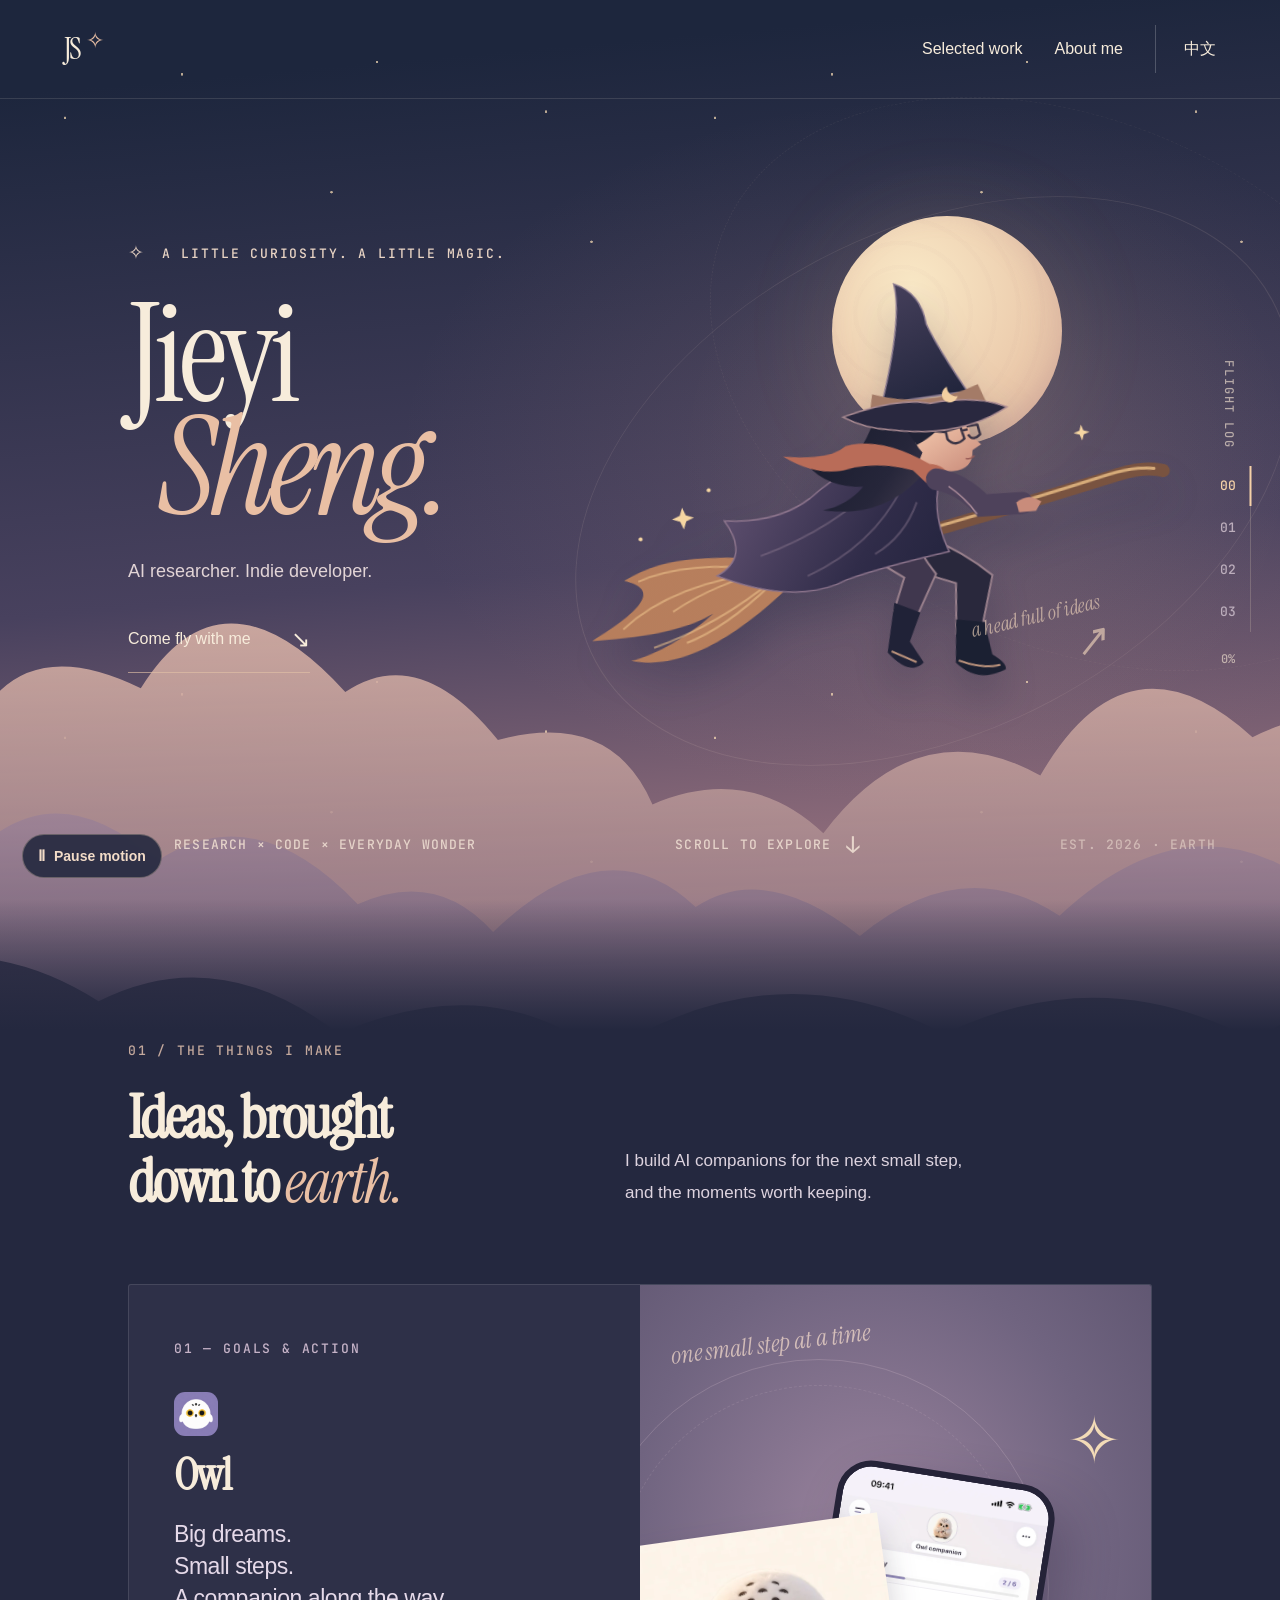
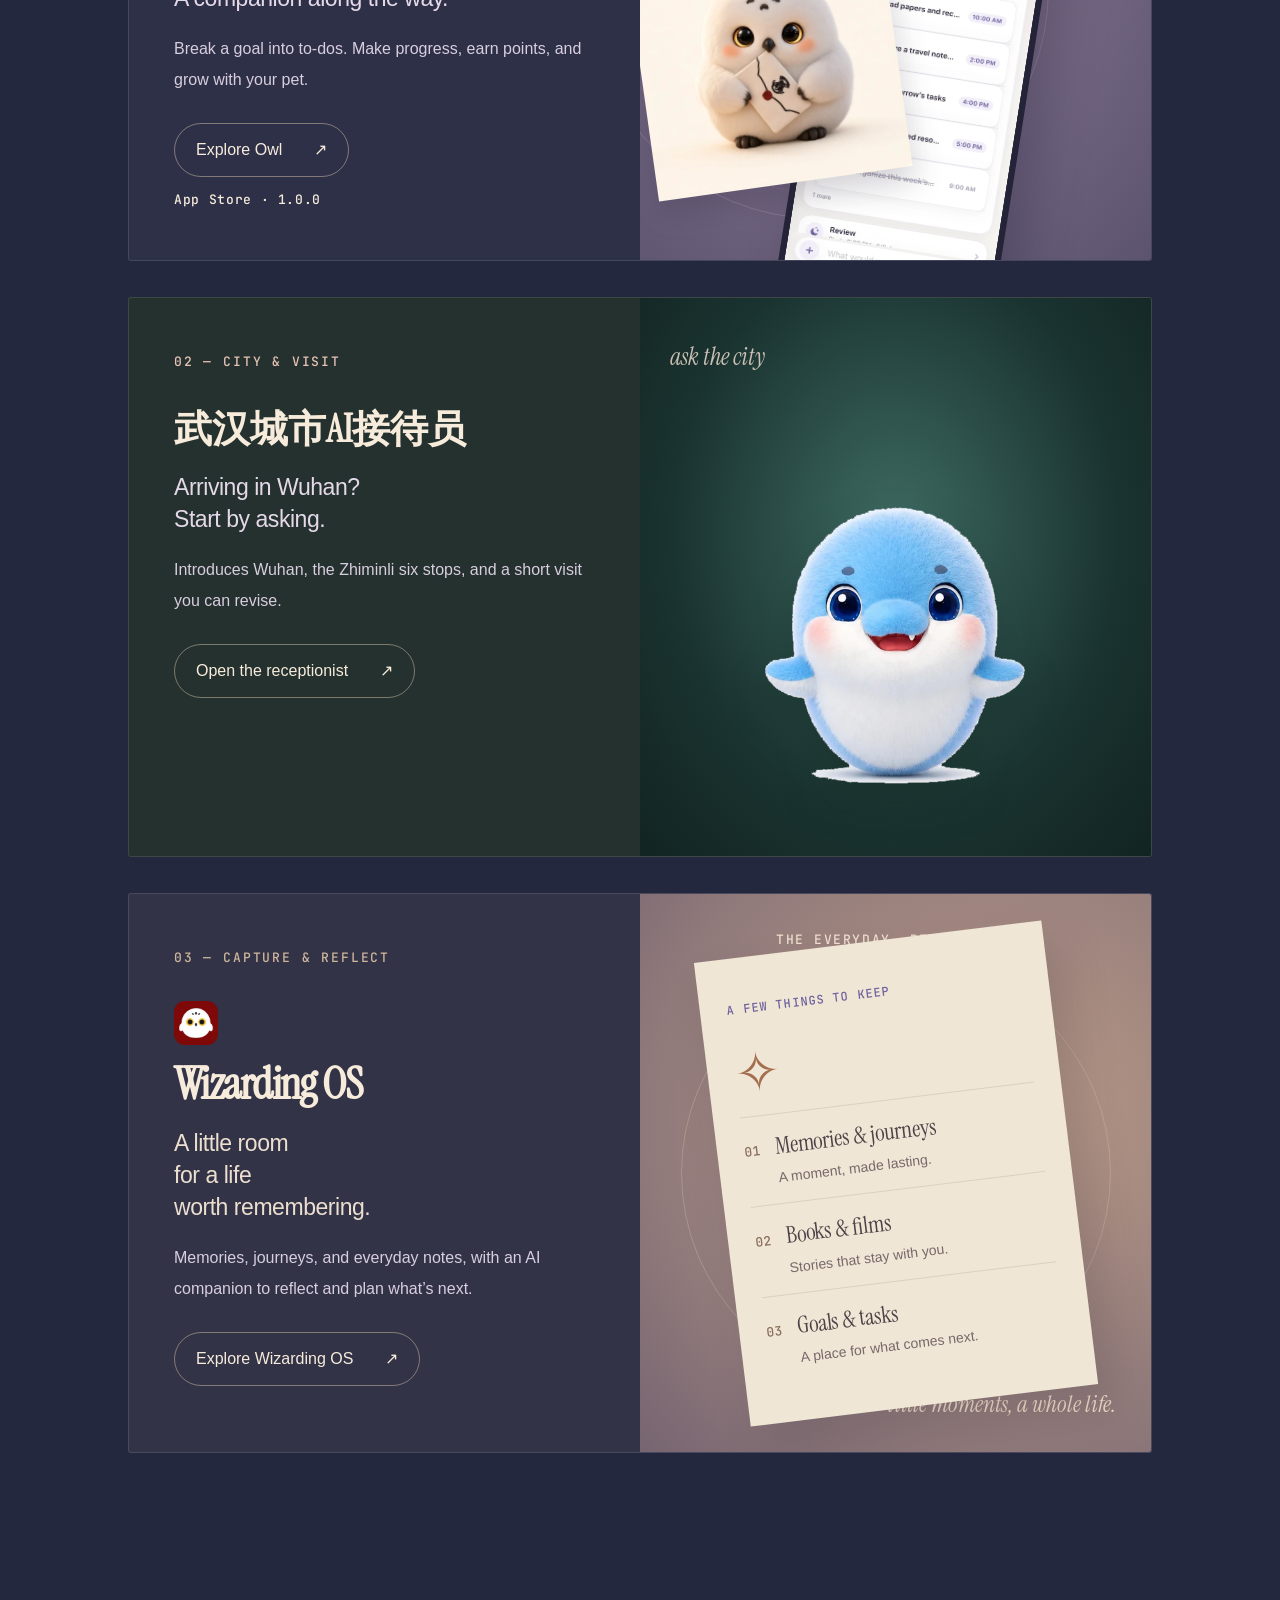
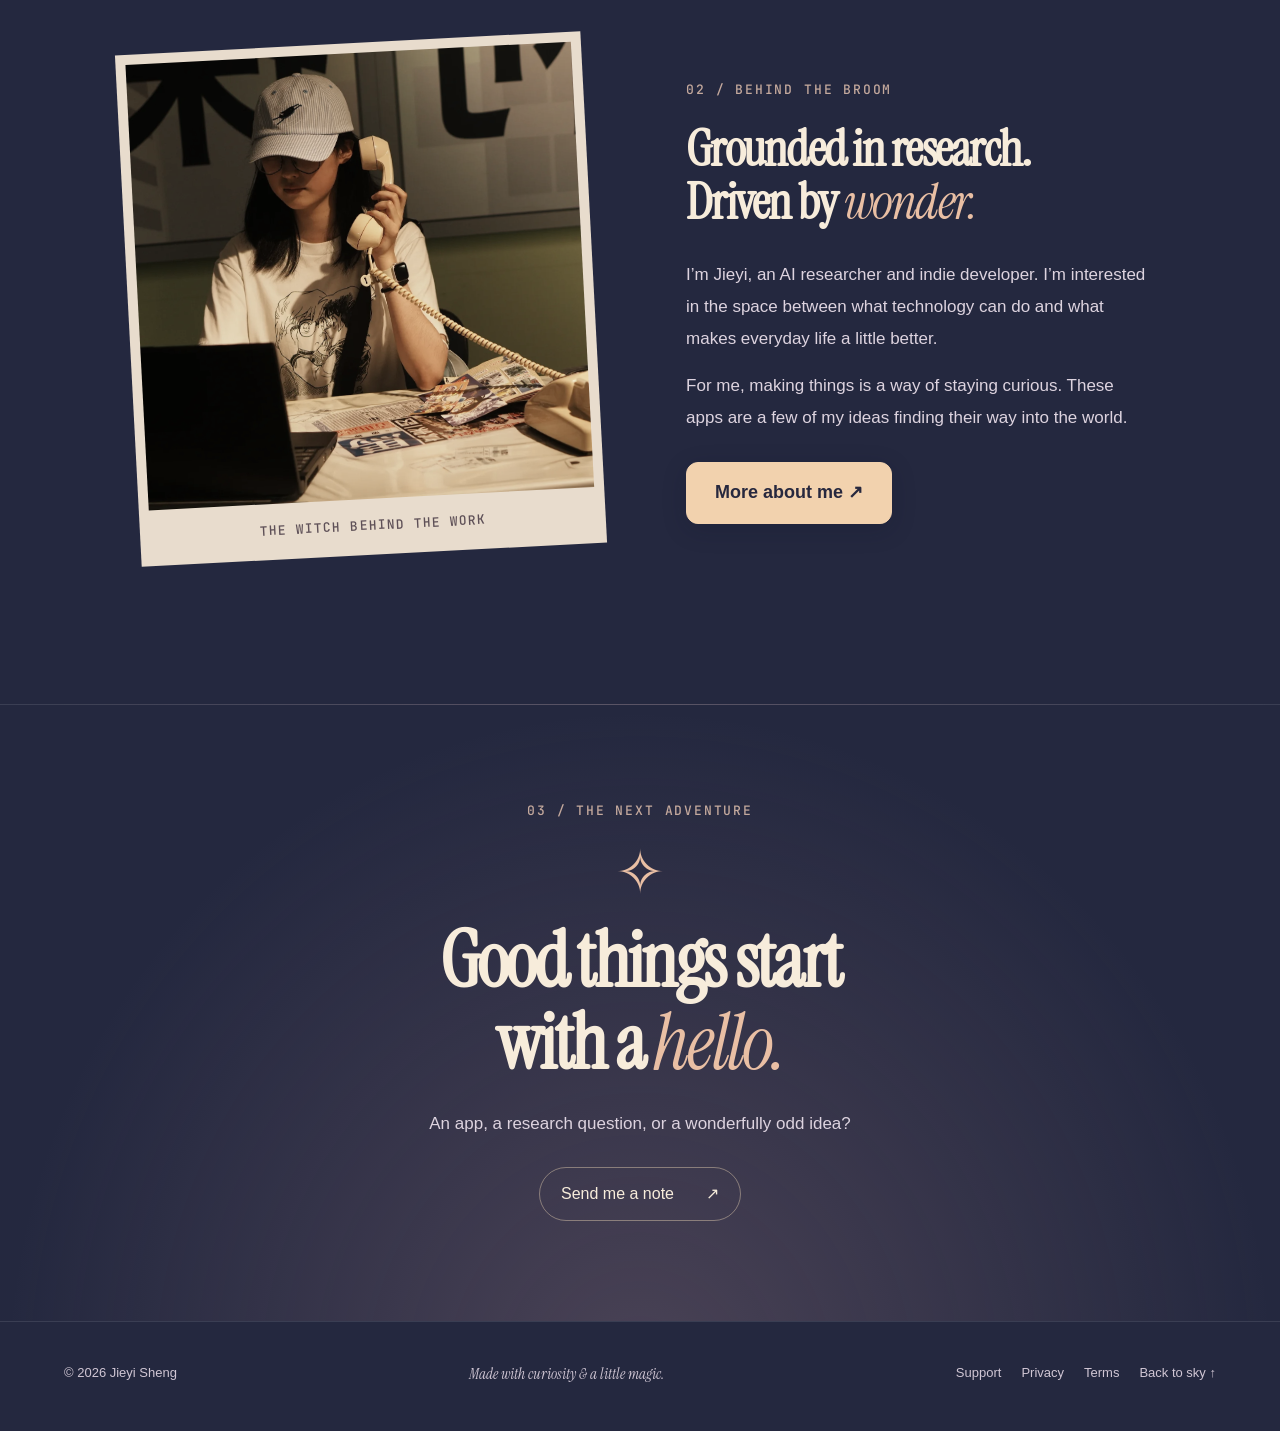
<file: index.html>
<!DOCTYPE html>
<html lang="en">
<head>
  <meta charset="utf-8">
  <meta name="viewport" content="width=device-width, initial-scale=1">
  <meta http-equiv="Content-Security-Policy" content="default-src 'self'; img-src 'self' data:; style-src 'self'; script-src 'self'; font-src 'self'; connect-src 'self'; frame-src 'none'; object-src 'none'; base-uri 'self'; form-action 'none'">
  <title>Jieyi Sheng — Indie developer &amp; AI researcher</title>
  <meta name="description" content="I’m Jieyi Sheng, an AI researcher and indie developer building Owl and Wizarding OS to help people organize their days and move their plans forward.">
  <meta name="theme-color" content="#24283f">
  <link rel="canonical" href="https://vvsherryvv.github.io/">
  <link rel="alternate" hreflang="en" href="https://vvsherryvv.github.io/">
  <link rel="alternate" hreflang="zh-Hans" href="https://vvsherryvv.github.io/zh/">
  <link rel="alternate" hreflang="x-default" href="https://vvsherryvv.github.io/">
  <meta property="og:title" content="Jieyi Sheng — Indie developer &amp; AI researcher">
  <meta property="og:description" content="I’m Jieyi Sheng, an AI researcher and indie developer building Owl and Wizarding OS to help people organize their days and move their plans forward.">
  <meta property="og:type" content="website">
  <meta property="og:url" content="https://vvsherryvv.github.io/">
  <meta property="og:locale" content="en_US">
  <meta property="og:locale:alternate" content="zh_CN">
  <meta name="twitter:card" content="summary">
  <meta name="twitter:title" content="Jieyi Sheng — Indie developer &amp; AI researcher">
  <meta name="twitter:description" content="I’m Jieyi Sheng, an AI researcher and indie developer building Owl and Wizarding OS to help people organize their days and move their plans forward.">
  <link rel="icon" href="/assets/images/favicon.png" type="image/png">
  <link rel="apple-touch-icon" href="/apple-touch-icon.png">
  <link rel="stylesheet" href="/assets/css/site.css?v=20261105-2">
  <link rel="stylesheet" href="/assets/css/flight.css?v=20261116-1">
  <script src="/assets/js/flight.js?v=20261105-1" defer></script>
</head>
<body class="flight">
<a class="skip-link" href="#main-content">Skip to content</a>
<header class="flight-header">
  <a class="wordmark" href="/" aria-label="Jieyi Sheng, home">JS<span aria-hidden="true">✧</span></a>
  <nav aria-label="Primary navigation">
    <a href="#apps">Selected work</a><a href="#about">About me</a>
    <a href="/zh/" lang="zh-Hans">中文</a>
  </nav>
</header>
<div class="sky" aria-hidden="true"><div class="stars"></div><div class="halo"></div><div class="moon"></div><div class="orbit orbit-one"></div><div class="orbit orbit-two"></div><img class="cloudscape" src="/assets/images/flight/clouds.svg" width="1600" height="800" alt=""></div>
<main id="main-content">
  <section class="flight-hero" id="takeoff" aria-labelledby="intro-title">
    <div class="hero-copy">
      <p class="eyebrow"><span class="tiny-star" aria-hidden="true">✧</span> A LITTLE CURIOSITY. A LITTLE MAGIC.</p>
      <h1 id="intro-title">Jieyi<br><em>Sheng.</em></h1>
      <p class="hero-role">AI researcher. Indie developer.</p>
      <a class="takeoff-link" href="#apps">Come fly with me <span aria-hidden="true">↘</span></a>
    </div>
    <div class="witch-flight"><img class="witch" src="/assets/images/flight/witch.svg" width="780" height="600" alt="An illustration of Jieyi as a dark-haired witch with glasses, riding a broom through the evening sky."><span class="flight-scribble" aria-hidden="true">a head full of ideas<span>↗</span></span></div>
    <div class="hero-bottom"><span>RESEARCH × CODE × EVERYDAY WONDER</span><a href="#apps">SCROLL TO EXPLORE <span aria-hidden="true">↓</span></a><span class="coordinates">EST. 2026 · EARTH</span></div>
  </section>
  <section class="work-section" aria-labelledby="work-title">
    <div class="section-heading" id="apps"><p class="eyebrow">01 / THE THINGS I MAKE</p><h2 id="work-title">Ideas, brought<br>down to <em>earth.</em></h2><p>I build AI companions for the next small step,<br>and the moments worth keeping.</p></div>
    <article class="project project-owl" aria-labelledby="owl-title">
      <div class="project-copy"><p class="eyebrow">01 — GOALS & ACTION</p><img class="app-mark" src="/assets/images/app-icon.png" width="256" height="256" alt=""><h3 id="owl-title">Owl</h3><p>Big dreams.<br>Small steps.<br>A companion along the way.</p><p class="project-detail">Break a goal into to-dos. Make progress, earn points, and grow with your pet.</p><a class="pill-link" href="/owl/">Explore Owl <span aria-hidden="true">↗</span></a><a class="project-status" href="https://apps.apple.com/cn/app/id6829596943" aria-label="Get Owl on the App Store">App Store · 1.0.0</a></div>
      <div class="owl-art"><span class="art-orbit" aria-hidden="true"></span><span class="art-note" aria-hidden="true">one small step at a time</span><img class="owl-pet" src="/assets/images/pets/pet-owl-512.webp" width="512" height="512" alt="Owl pet companion" loading="lazy"><div class="phone-preview"><img src="/assets/screens/home-en.webp" width="900" height="1957" alt="Owl assistant and today’s tasks" loading="lazy"></div><span class="art-spark" aria-hidden="true">✧</span></div>
    </article>
    <article class="project project-wuhan" aria-labelledby="wuhan-title">
      <div class="project-copy"><p class="eyebrow">02 — CITY &amp; VISIT</p><h3 id="wuhan-title">武汉城市AI接待员</h3><p>Arriving in Wuhan?<br>Start by asking.</p><p class="project-detail">Introduces Wuhan, the Zhiminli six stops, and a short visit you can revise.</p><a class="pill-link" href="/wuhan-receptionist/">Open the receptionist <span aria-hidden="true">↗</span></a></div>
      <div class="wuhan-art"><span class="wuhan-note" aria-hidden="true">ask the city</span><img src="/wuhan-receptionist/assets/avatar-front-cutout.png" width="438" height="512" alt="蓝鲸豚形象的武汉城市AI接待员" loading="lazy"></div>
    </article>
    <article class="project project-wos" aria-labelledby="wos-title">
      <div class="project-copy"><p class="eyebrow">03 — CAPTURE & REFLECT</p><img class="app-mark" src="/assets/images/wizarding-os-icon-256.webp" width="256" height="256" alt=""><h3 id="wos-title">Wizarding OS</h3><p>A little room<br>for a life<br>worth remembering.</p><p class="project-detail">Memories, journeys, and everyday notes, with an AI companion to reflect and plan what’s next.</p><a class="pill-link" href="/wizarding-os/">Explore Wizarding OS <span aria-hidden="true">↗</span></a></div>
      <div class="memory-art"><div class="memory-orbit" aria-hidden="true"></div><p class="memory-caption">THE EVERYDAY, REMEMBERED.</p><div class="memory-sheet"><span class="eyebrow">A FEW THINGS TO KEEP</span><span class="memory-star" aria-hidden="true">✧</span><div><span>01</span><p>Memories & journeys<small>A moment, made lasting.</small></p></div><div><span>02</span><p>Books & films<small>Stories that stay with you.</small></p></div><div><span>03</span><p>Goals & tasks<small>A place for what comes next.</small></p></div></div><span class="memory-footnote" aria-hidden="true">little moments, a whole life.</span></div>
    </article>
  </section>
  <section class="about-section" id="about" aria-labelledby="about-title"><div class="about-photo"><img src="/archive/assets/photos/portrait-01.webp" width="1800" height="1200" alt="Jieyi Sheng at a desk with a telephone" loading="lazy"><span>THE WITCH BEHIND THE WORK</span></div><div class="about-copy"><p class="eyebrow">02 / BEHIND THE BROOM</p><h2 id="about-title">Grounded in research.<br>Driven by <em>wonder.</em></h2><p>I’m Jieyi, an AI researcher and indie developer. I’m interested in the space between what technology can do and what makes everyday life a little better.</p><p>For me, making things is a way of staying curious. These apps are a few of my ideas finding their way into the world.</p><a class="about-button" href="/archive/">More about me ↗</a></div></section>
  <section class="contact-section" id="contact" aria-labelledby="contact-title"><p class="eyebrow">03 / THE NEXT ADVENTURE</p><span class="contact-star" aria-hidden="true">✧</span><h2 id="contact-title">Good things start<br>with a <em>hello.</em></h2><p>An app, a research question, or a wonderfully odd idea?</p><a class="pill-link" href="mailto:2689868116@qq.com">Send me a note <span aria-hidden="true">↗</span></a></section>
</main>
<aside class="flight-instruments" aria-label="Flight route"><span class="instrument-label">FLIGHT LOG</span><nav aria-label="Jump to a destination"><a href="#takeoff" aria-label="Takeoff" aria-current="location"><span>00</span></a><a href="#apps" aria-label="Selected work"><span>01</span></a><a href="#about" aria-label="About me"><span>02</span></a><a href="#contact" aria-label="Contact"><span>03</span></a></nav><span class="route-progress">0%</span></aside>
<button class="motion-toggle" type="button" aria-pressed="false" data-pause="Pause motion" data-resume="Resume motion"><span aria-hidden="true">Ⅱ</span><span class="motion-label">Pause motion</span></button>
<footer class="flight-footer"><span>© 2026 Jieyi Sheng</span><span class="footer-message">Made with curiosity & a little magic.</span><nav aria-label="Footer navigation"><a href="/support/">Support</a><a href="/privacy/">Privacy</a><a href="/terms/">Terms</a><a href="#takeoff">Back to sky ↑</a></nav></footer>
</body></html>
</file>
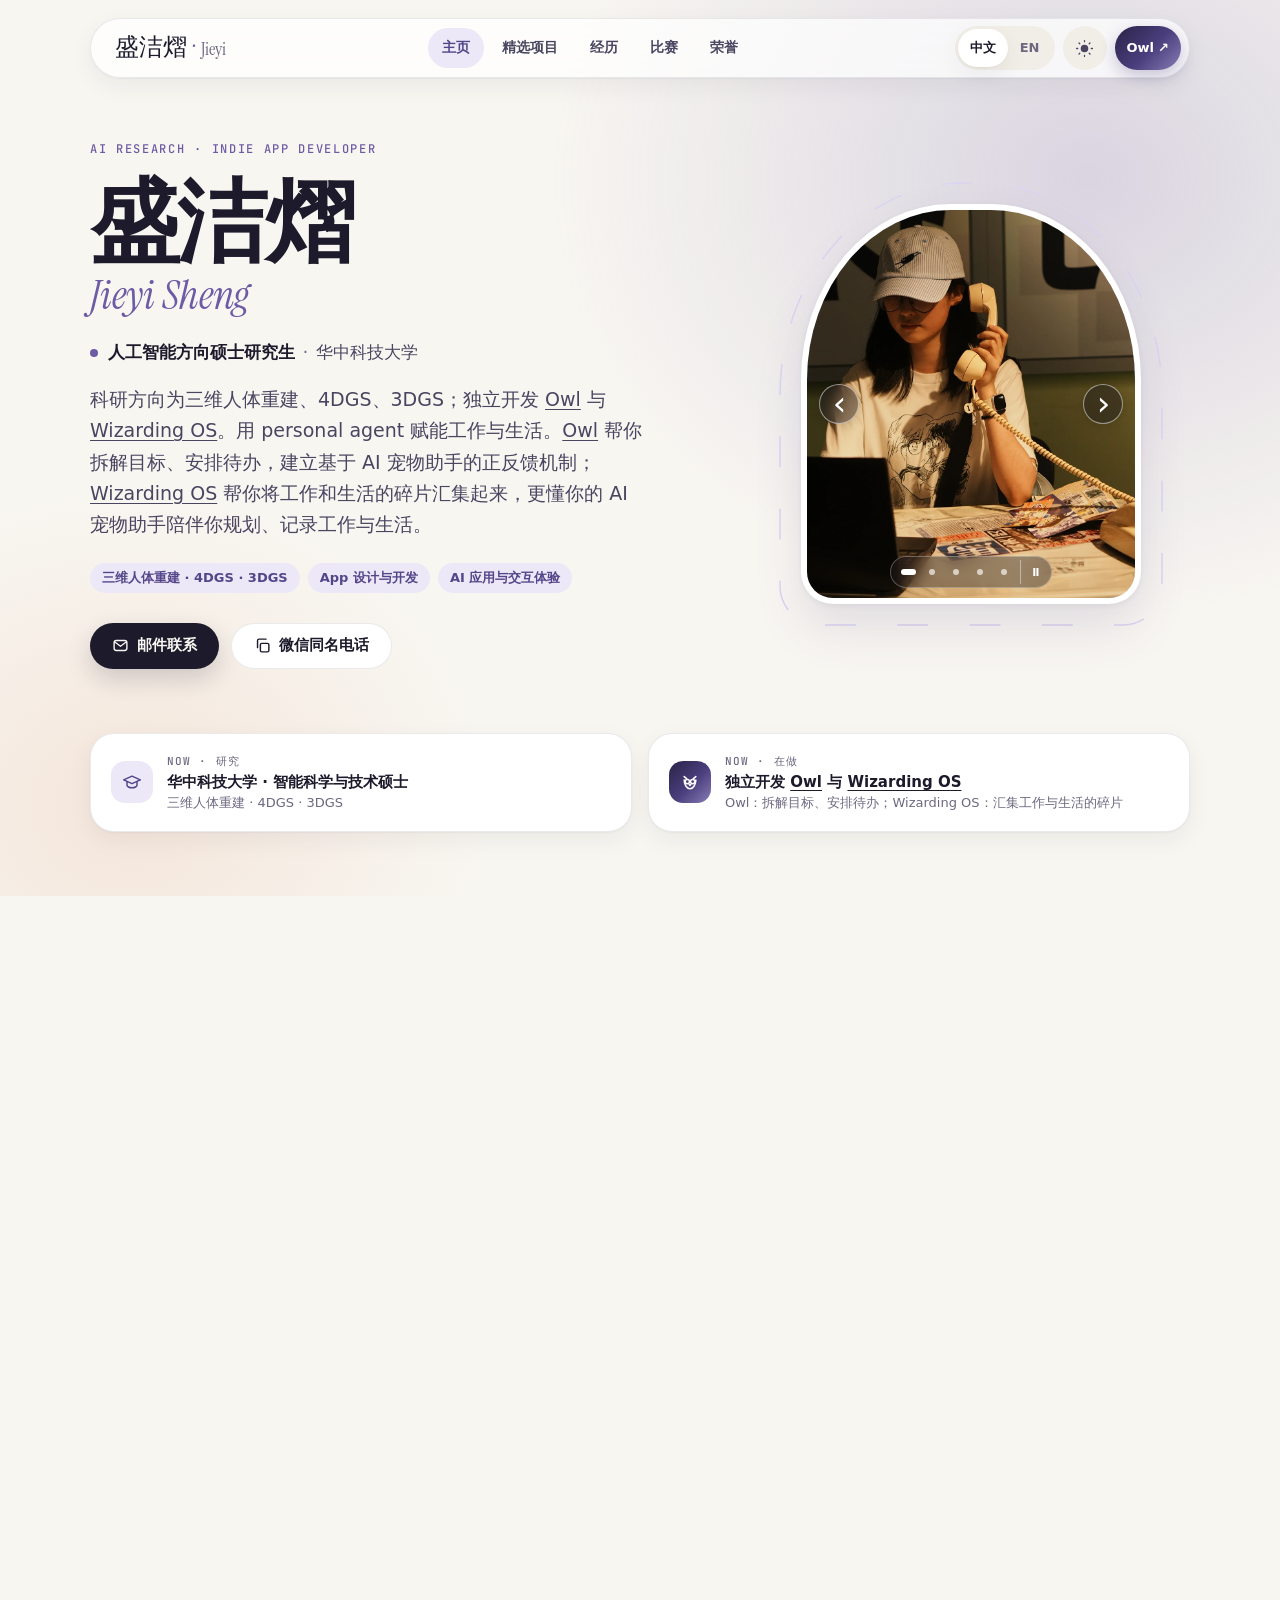
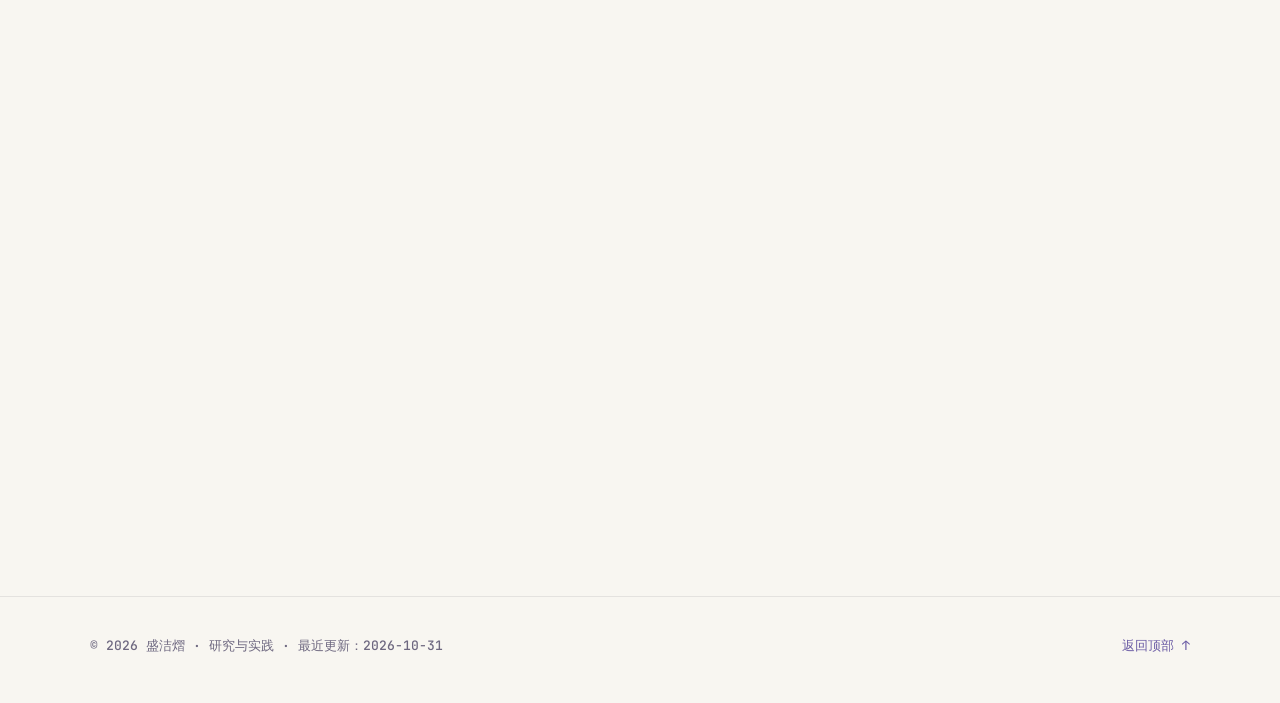
<file: archive/index.html>
<!DOCTYPE html>
<html lang="zh-CN" class="light">
  <head>
    <meta charset="utf-8">
    <meta name="viewport" content="width=device-width, initial-scale=1">
    <meta http-equiv="Content-Security-Policy" content="default-src 'self'; img-src 'self' data:; style-src 'self'; script-src 'self'; font-src 'self'; connect-src 'self'; frame-src 'none'; object-src 'none'; base-uri 'self'; form-action 'none'">
    <title>盛洁熠 | Jieyi Sheng</title>
    <meta name="description" content="人工智能方向硕士研究生，独立开发 Owl 与 Wizarding OS。用 personal agent 赋能工作与生活。">
    <meta name="author" content="盛洁熠">
    <meta name="keywords" content="盛洁熠,Jieyi Sheng,三维人体重建,4DGS,3DGS,人工智能,华中科技大学">
    <meta property="og:title" content="盛洁熠 | Jieyi Sheng">
    <meta property="og:description" content="人工智能方向硕士研究生，独立开发 Owl 与 Wizarding OS。用 personal agent 赋能工作与生活。">
    <meta property="og:type" content="website">
    <meta property="og:url" content="https://vvsherryvv.github.io/archive/">
    <meta property="og:image" content="https://vvsherryvv.github.io/archive/assets/avatar.jpg">
    <meta name="twitter:card" content="summary_large_image">
    <meta name="twitter:title" content="盛洁熠 | Jieyi Sheng">
    <meta name="twitter:description" content="人工智能方向硕士研究生，独立开发 Owl 与 Wizarding OS。用 personal agent 赋能工作与生活。">
    <meta name="twitter:image" content="https://vvsherryvv.github.io/archive/assets/avatar.jpg">
    <meta name="theme-color" content="#F8F6F1">
    <link rel="canonical" href="https://vvsherryvv.github.io/archive/">
    <link rel="icon" href="/assets/images/favicon.png" type="image/png">
    <link rel="apple-touch-icon" href="/apple-touch-icon.png">
    <link rel="preload" as="image" href="assets/photos/portrait-01.webp">
    <link rel="stylesheet" href="styles.css?v=20261104">
  </head>
  <body>
    <a class="skip-link" href="#archive-content">跳到主要内容 / Skip to content</a>
    <nav class="site-nav" aria-label="Primary">
      <div class="nav-inner">
        <a class="brand" href="#about"><span data-i18n="brand">盛洁熠</span><span class="brand-dot" aria-hidden="true">&middot;</span><span class="brand-sub" data-i18n="brandSub">Jieyi</span></a>
        <div class="desktop-links">
          <a href="#about" data-i18n="navAbout">主页</a>
          <a href="#projects" data-i18n="navProjects">精选项目</a>
          <a href="#experience" data-i18n="navExperience">经历</a>
          <a href="#competitions" data-i18n="navCompetitions">比赛</a>
          <a href="#awards" data-i18n="navAwards">荣誉</a>
        </div>
        <div class="nav-actions">
          <div class="language-switch" role="group" aria-label="Language">
            <button type="button" data-lang="zh" class="active" aria-pressed="true">中文</button>
            <button type="button" data-lang="en" aria-pressed="false">EN</button>
          </div>
          <button class="icon-button" id="themeToggle" type="button" aria-label="Toggle theme">
            <svg class="sun-icon" viewBox="0 0 24 24" aria-hidden="true"><path d="M12 4.2a.8.8 0 0 0 .8-.8V2a.8.8 0 1 0-1.6 0v1.4a.8.8 0 0 0 .8.8Zm0 15.6a.8.8 0 0 0-.8.8V22a.8.8 0 1 0 1.6 0v-1.4a.8.8 0 0 0-.8-.8ZM4.2 12a.8.8 0 0 0-.8-.8H2a.8.8 0 1 0 0 1.6h1.4a.8.8 0 0 0 .8-.8Zm17.8-.8h-1.4a.8.8 0 1 0 0 1.6H22a.8.8 0 1 0 0-1.6ZM5.64 4.51a.8.8 0 1 0-1.13 1.13l.99.99a.8.8 0 0 0 1.13-1.13l-.99-.99Zm12.86 12.86a.8.8 0 1 0-1.13 1.13l.99.99a.8.8 0 1 0 1.13-1.13l-.99-.99Zm.99-11.73a.8.8 0 1 0-1.13-1.13l-.99.99a.8.8 0 1 0 1.13 1.13l.99-.99ZM6.63 18.5a.8.8 0 0 0-1.13-1.13l-.99.99a.8.8 0 1 0 1.13 1.13l.99-.99ZM12 7.2a4.8 4.8 0 1 0 0 9.6 4.8 4.8 0 0 0 0-9.6Z"/></svg>
            <svg class="moon-icon" viewBox="0 0 24 24" aria-hidden="true"><path d="M21.3 14.1a.9.9 0 0 0-.99-.24 7.7 7.7 0 0 1-9.98-10 .9.9 0 0 0-1.23-1.1A9.9 9.9 0 1 0 21.48 15a.9.9 0 0 0-.18-.9Z"/></svg>
          </button>
          <a class="product-home" data-app-link="owl" href="/zh/owl/">Owl <span aria-hidden="true">&#8599;</span></a>
          <button class="menu-button" id="menuToggle" type="button" aria-label="Open menu" aria-expanded="false" aria-controls="mobileLinks">
            <svg class="menu-icon" viewBox="0 0 24 24" aria-hidden="true"><path d="M5 8h14M5 16h14"/></svg>
            <svg class="close-icon" viewBox="0 0 24 24" aria-hidden="true"><path d="M6 6l12 12M18 6 6 18"/></svg>
          </button>
        </div>
      </div>
      <div class="mobile-links" id="mobileLinks">
        <a href="#about" data-i18n="navAbout">主页</a>
        <a href="#projects" data-i18n="navProjects">精选项目</a>
        <a href="#experience" data-i18n="navExperience">经历</a>
        <a href="#competitions" data-i18n="navCompetitions">比赛</a>
        <a href="#awards" data-i18n="navAwards">荣誉</a>
        <a class="mobile-owl" data-app-link="owl" href="/zh/owl/">Owl <span aria-hidden="true">&#8599;</span></a>
        <a class="mobile-owl" data-app-link="wos" href="/zh/wizarding-os/">Wizarding OS <span aria-hidden="true">&#8599;</span></a>
      </div>
    </nav>

    <main class="page-shell" id="archive-content" tabindex="-1">
      <header class="hero" id="about">
        <div class="wrap hero-inner">
          <div class="hero-copy">
            <p class="eyebrow hero-eyebrow" data-i18n="heroEyebrow" data-i18n-items><span class="eyebrow-item">AI Research</span><span class="eyebrow-sep" aria-hidden="true"> · </span><span class="eyebrow-item">Indie App Developer</span></p>
            <h1 data-i18n="name">盛洁熠</h1>
            <p class="hero-en" data-i18n="heroAltName">Jieyi Sheng</p>
            <div class="hero-roles">
              <p class="hero-role"><span class="role-mark" aria-hidden="true"></span><span class="role-text"><span data-i18n="title">人工智能方向硕士研究生</span><span class="sep" aria-hidden="true">&middot;</span><span class="institution" data-i18n="institution">华中科技大学</span></span></p>
            </div>
            <p class="lede" data-i18n="heroLede" data-i18n-links>科研方向为三维人体重建、4DGS、3DGS；独立开发 <a class="name-link" href="/zh/owl/">Owl</a> 与 <a class="name-link" href="/zh/wizarding-os/">Wizarding OS</a>。用 personal agent 赋能工作与生活。Owl 帮你拆解目标、安排待办，建立基于 AI 宠物助手的正反馈机制；Wizarding OS 帮你将工作和生活的碎片汇集起来，更懂你的 AI 宠物助手陪伴你规划、记录工作与生活。</p>
            <div class="chip-row">
              <span class="chip" data-i18n="interest2">三维人体重建 · 4DGS · 3DGS</span>
              <span class="chip" data-i18n="interest1">App 设计与开发</span>
              <span class="chip" data-i18n="interest3">AI 应用与交互体验</span>
            </div>
            <div class="cta-row">
              <a class="btn primary" href="mailto:2689868116@qq.com"><svg viewBox="0 0 24 24" aria-hidden="true"><rect x="3" y="5" width="18" height="14" rx="3"/><path d="m4 7 8 6 8-6"/></svg><span data-i18n="contactEmail">邮件联系</span></a>
              <button class="btn ghost" type="button" id="copyWeChatPhone" data-phone="18372023918" aria-label="复制微信同名电话号码"><svg viewBox="0 0 24 24" aria-hidden="true"><rect x="9" y="9" width="12" height="12" rx="2"/><path d="M5 15V5a2 2 0 0 1 2-2h10"/></svg><span data-i18n="contactWeChat">微信同名电话</span></button>
            </div>
          </div>
          <div class="portrait">
            <div class="portrait-carousel" data-photo-carousel role="region" aria-roledescription="轮播" aria-label="个人照片轮播" tabindex="0">
              <svg class="arch-ring" viewBox="0 0 384 444" preserveAspectRatio="none" aria-hidden="true"><path pathLength="280" d="M1 213A183 212 0 0 1 184 1h16a183 212 0 0 1 183 212v191a39 39 0 0 1-39 39H40a39 39 0 0 1-39-39Z"/></svg>
              <div class="avatar-frame" data-carousel-viewport>
                <div class="carousel-slide is-active" role="group" aria-roledescription="幻灯片" aria-label="1 / 5" aria-hidden="false">
                  <img src="assets/photos/portrait-01.webp" width="1800" height="1200" alt="戴条纹帽、坐在桌旁拿起电话的照片" data-alt-zh="戴条纹帽、坐在桌旁拿起电话的照片" data-alt-en="Wearing a striped cap and holding a phone at a table" class="avatar" loading="eager" decoding="async">
                </div>
                <div class="carousel-slide" role="group" aria-roledescription="幻灯片" aria-label="2 / 5" aria-hidden="true">
                  <img src="assets/photos/portrait-03.webp" width="1800" height="1200" alt="戴白帽、站在稻田中的背影" data-alt-zh="戴白帽、站在稻田中的背影" data-alt-en="Standing with arms outstretched in a rice field" class="avatar" loading="lazy" decoding="async">
                </div>
                <div class="carousel-slide" role="group" aria-roledescription="幻灯片" aria-label="3 / 5" aria-hidden="true">
                  <img src="assets/photos/portrait-04.webp" width="1800" height="1350" alt="戴绿色浮潜面罩在水下的照片" data-alt-zh="戴绿色浮潜面罩在水下的照片" data-alt-en="Underwater wearing a bright green snorkeling mask" class="avatar" loading="lazy" decoding="async">
                </div>
                <div class="carousel-slide" role="group" aria-roledescription="幻灯片" aria-label="4 / 5" aria-hidden="true">
                  <img src="assets/photos/portrait-05.webp" width="1800" height="1200" alt="坐在红色汽车车顶、湖边远眺的照片" data-alt-zh="坐在红色汽车车顶、湖边远眺的照片" data-alt-en="Sitting on a red car by a lake with mountains in the distance" class="avatar" loading="lazy" decoding="async">
                </div>
                <div class="carousel-slide" role="group" aria-roledescription="幻灯片" aria-label="5 / 5" aria-hidden="true">
                  <img src="assets/photos/portrait-06.webp" width="1200" height="1800" alt="坐在车顶抬头迎向天空的照片" data-alt-zh="坐在车顶抬头迎向天空的照片" data-alt-en="Looking up at the sky while sitting on a car roof" class="avatar" loading="lazy" decoding="async">
                </div>
                <button class="carousel-arrow carousel-previous" type="button" data-carousel-previous aria-label="上一张照片"><span aria-hidden="true">&#8249;</span></button>
                <button class="carousel-arrow carousel-next" type="button" data-carousel-next aria-label="下一张照片"><span aria-hidden="true">&#8250;</span></button>
                <div class="carousel-dots" data-carousel-dots role="group" aria-label="选择照片">
                  <button type="button" class="carousel-dot is-active" data-carousel-dot="0" aria-label="显示照片 1" aria-current="true"></button>
                  <button type="button" class="carousel-dot" data-carousel-dot="1" aria-label="显示照片 2"></button>
                  <button type="button" class="carousel-dot" data-carousel-dot="2" aria-label="显示照片 3"></button>
                  <button type="button" class="carousel-dot" data-carousel-dot="3" aria-label="显示照片 4"></button>
                  <button type="button" class="carousel-dot" data-carousel-dot="4" aria-label="显示照片 5"></button>
                  <button type="button" class="carousel-autoplay" data-carousel-autoplay aria-label="暂停自动播放" aria-pressed="false"><span data-carousel-autoplay-icon aria-hidden="true">Ⅱ</span></button>
                </div>
              </div>
            </div>
          </div>
        </div>
        <div class="wrap">
          <div class="now-grid">
            <article class="card now-card reveal">
              <span class="now-icon" aria-hidden="true"><svg viewBox="0 0 24 24"><path d="M2 9.5 12 5l10 4.5-10 4.5L2 9.5Z"/><path d="M6 11.5V16c0 1.4 2.7 3 6 3s6-1.6 6-3v-4.5"/></svg></span>
              <div><span class="now-label" data-i18n="nowResearch">Now · 研究</span><p class="now-title" data-i18n="nowResearchTitle">华中科技大学 · 智能科学与技术硕士</p><p class="now-text" data-i18n="nowResearchText">三维人体重建 · 4DGS · 3DGS</p></div>
            </article>
            <article class="card now-card reveal">
              <span class="now-icon owl" aria-hidden="true"><svg viewBox="0 0 24 24"><path d="M5 5.5 8 8M19 5.5 16 8"/><circle cx="8.8" cy="11.5" r="2.6"/><circle cx="15.2" cy="11.5" r="2.6"/><path d="M5 9.5C5 15 8 20 12 20s7-5 7-10.5"/><path d="m11 15 1 1.2 1-1.2"/></svg></span>
              <div><span class="now-label" data-i18n="nowBuilding">Now · 在做</span><p class="now-title" data-i18n="nowBuildingTitle" data-i18n-links>独立开发 <a class="name-link" href="/zh/owl/">Owl</a> 与 <a class="name-link" href="/zh/wizarding-os/">Wizarding OS</a></p><p class="now-text" data-i18n="nowBuildingText">Owl：拆解目标、安排待办；Wizarding OS：汇集工作与生活的碎片</p></div>
            </article>
          </div>
        </div>
      </header>

      <div class="wrap">
        <section id="about-me" class="section" aria-labelledby="about-title">
          <div class="sec-head reveal"><span class="num" aria-hidden="true">01</span><h2 id="about-title" data-i18n="aboutTitle">关于我</h2></div>
          <div class="about-grid">
            <article class="card about-card prose reveal">
              <p data-i18n="aboutP1" data-i18n-links>我在华中科技大学人工智能与自动化学院攻读智能科学与技术硕士，本科毕业于华中科技大学未来技术学院人工智能专业，科研方向为三维人体重建、4DGS、3DGS。我独立开发 <a class="name-link" href="/zh/owl/">Owl</a> 与 <a class="name-link" href="/zh/wizarding-os/">Wizarding OS</a>。用 personal agent 赋能工作与生活。Owl 帮你拆解目标、安排待办，建立基于 AI 宠物助手的正反馈机制；Wizarding OS 帮你将工作和生活的碎片汇集起来，更懂你的 AI 宠物助手陪伴你规划、记录工作与生活。</p>
              <p data-i18n="aboutP2">我的项目经历覆盖多模态视觉大模型、SLAM 与脑机接口，其中「萤狩—基于超轻量化视觉大模型的红外弱小目标智能感知系统」获 2025 年度中国青年科技创新“揭榜挂帅”擂台赛全国三等奖。</p>
            </article>
            <article id="education" class="card edu-card reveal">
              <h3 data-i18n="educationTitle">教育背景</h3>
              <div class="edu-item">
                <div class="date" data-i18n="gradDate">2025.09 — 至今</div>
                <h4 data-i18n="eduGradTitle">华中科技大学 · 人工智能与自动化学院</h4>
                <p data-i18n="eduGradText">智能科学与技术专业硕士研究生。上一学年课程成绩 90.37，课程包括智能计算系统、凸优化理论及算法、矩阵论、数理统计等。</p>
              </div>
              <div class="edu-item">
                <div class="date">2021 &mdash; 2025</div>
                <h4 data-i18n="eduUnderTitle">华中科技大学 · 未来技术学院</h4>
                <p data-i18n="eduUnderText">人工智能专业本科。加权成绩 88.89，主修数据科学基础、数据结构与算法设计、人工智能导论、模式识别与机器学习、概率论与数理统计、光电探测技术、单片机与嵌入式系统等课程。</p>
              </div>
            </article>
          </div>
        </section>

        <section id="projects" class="section" aria-labelledby="projects-title">
          <div class="sec-head reveal"><span class="num" aria-hidden="true">02</span><h2 id="projects-title" data-i18n="projectsTitle">精选项目</h2><span class="sub" data-i18n="projectsHint">科研与工程实践</span></div>
          <div class="bento">
            <article class="feature featured-project reveal">
              <span class="orb" aria-hidden="true"></span><span class="orb two" aria-hidden="true"></span>
              <p class="eyebrow" data-i18n="productType">独立开发 · AI 应用</p>
              <h3>Owl</h3>
              <p data-i18n="productText">帮你拆解目标、安排待办，建立基于 AI 宠物助手的正反馈机制。</p>
              <ol class="flow">
                <li data-i18n="flowStep1">拆解目标</li><li class="arrow" aria-hidden="true">&rarr;</li><li data-i18n="flowStep2">安排待办</li><li class="arrow" aria-hidden="true">&rarr;</li><li data-i18n="flowStep3">正反馈</li>
              </ol>
              <a class="go project-link" data-app-link="owl" href="/zh/owl/" id="productLink" data-i18n="productLink">了解 Owl →</a>
              <div class="feature-also">
                <h4>Wizarding OS</h4>
                <p data-i18n="wosProductText" data-i18n-links>帮你将工作和生活的碎片汇集起来，更懂你的 AI 宠物助手陪伴你规划、记录工作与生活。可在 <a class="name-link" href="https://apps.apple.com/app/id6790730397">App Store</a> 查看。</p>
                <a class="go" data-app-link="wos" href="/zh/wizarding-os/" data-i18n="wosProductLink">了解 Wizarding OS →</a>
              </div>
            </article>
            <article class="card lift pj reveal">
              <p class="meta">2025.06 &ndash; 2025.09 &middot; <span data-i18n="project1Type">挑战杯 / 揭榜挂帅</span></p>
              <h3 data-i18n="project1Title">萤狩—基于超轻量化视觉大模型的红外弱小目标智能感知系统</h3>
              <p data-i18n="project1Text">面向低参数量国产大模型的视觉检测识别任务，负责采用 Qwen2.5-VL-3B 作为基础模型、时序差分图与红外图并行输入的算法实现，并撰写主要代码说明文档。</p>
              <div class="tags"><span class="tag">Qwen2.5-VL</span><span class="tag">Small Target Detection</span><span class="tag">Edge AI</span></div>
            </article>
            <article class="card lift pj reveal">
              <p class="meta">2023.02 &ndash; 2024.05 &middot; <span data-i18n="project2Type">校级大创 · 队长</span></p>
              <h3 data-i18n="project2Title">基于 SLAM 的小车自动避障与地图构建</h3>
              <p data-i18n="project2Text">完成视觉 SLAM 框架学习、小车机械结构与 PCB 设计加工，部署并运行 VINS-Mono 单目-IMU 系统，实现视频与 IMU 数据读取和实时状态估计。</p>
              <div class="tags"><span class="tag">SLAM</span><span class="tag">VINS-Mono</span><span class="tag">Robotics</span></div>
            </article>
            <article class="card lift pj wide reveal">
              <p class="meta">2022.09 &ndash; 2023.02 &middot; <span data-i18n="project3Type">实验室轮转</span></p>
              <h3 data-i18n="project3Title">基于脑机接口的机械臂控制系统</h3>
              <p data-i18n="project3Text">针对脑机接口信号传输和反馈回路问题，设计结合定位、视觉采集、云端 EEG 解码和网络传输的机械臂控制产品方案。</p>
              <div class="tags"><span class="tag">BCI</span><span class="tag">Cloud Decode</span><span class="tag">Product Design</span></div>
            </article>
          </div>
        </section>

        <section id="experience" class="section" aria-labelledby="experience-title">
          <div class="sec-head reveal"><span class="num" aria-hidden="true">03</span><h2 id="experience-title" data-i18n="experienceTitle">经历</h2></div>
          <div class="card timeline-card reveal">
            <ol class="timeline">
              <li class="ti current">
                <div class="date" data-i18n="gradDate">2025.09 — 至今</div>
                <h3 data-i18n="expGradTitle">研究生学生工作</h3>
                <details>
                  <summary><span class="summary-text" data-i18n="expGradSummary">研究生科协常务中心、学院研会学术部、学院党建中心宣传部学生干部</span><span class="toggle"><span class="when-closed" data-i18n="expandLabel">展开</span><span class="when-open" data-i18n="collapseLabel">收起</span></span></summary>
                  <ul class="experience-details">
                    <li data-i18n="expGradRoles">担任华中科技大学研究生科学技术协会常务中心、人工智能与自动化学院研究生会学术部、学院党建中心宣传部学生干部。研究生科学技术协会在 2025 年度星级学生社团评选中获评五星学生社团。</li>
                    <li data-i18n="expGradEvents">参与组织 2025 三院联合党史知识竞赛等学院活动，并担任华中科技大学 2026 年研究生人工智能创新大赛主持人。</li>
                    <li data-i18n="expGradAdmin">完成研究生党支部换届材料“三上三下”审核、支部党员信息系统维护及发展对象结业材料检查。参与中央八项规定精神和党纪学习教育内容创作，制作 11 月与 2 月主题党日通知及学习摘编。</li>
                  </ul>
                </details>
              </li>
              <li class="ti">
                <div class="date">2024.07 &ndash; 2024.08</div>
                <h3 data-i18n="expInternTitle">武汉人工智能研究院 · 解决方案实习生</h3>
                <p data-i18n="expInternText">参与多模态大模型、数字人平台等业务工作，学习大模型微调工具链，参与招投标解决方案、竞品资讯写作、市场调研与产品战略规划。</p>
              </li>
              <li class="ti">
                <div class="date">2024 &ndash; 2025</div>
                <h3 data-i18n="expStudentTitle">未来技术学院党服中心宣传部 · 副部长</h3>
                <p data-i18n="expStudentText">负责党员活动组织、新闻宣传、公众号内容建设和活动摄影，包括党员进寝室宣讲、宿舍搬迁党员先锋队、纪念馆参观等活动。</p>
              </li>
              <li class="ti">
                <div class="date">2022</div>
                <h3 data-i18n="expPracticeTitle">社会实践与母校回访</h3>
                <p data-i18n="expPracticeText">担任“优秀学子回访母校”宣传队队长，并参与“聚焦未来技术，洞悉科技前沿”科技企业走访调研，完成实践日志、报告与答辩。</p>
              </li>
            </ol>
          </div>
        </section>

        <section id="papers" class="section" aria-labelledby="papers-title">
          <div class="sec-head reveal"><span class="num" aria-hidden="true">04</span><h2 id="papers-title" data-i18n="papersTitle">论文投稿</h2><span class="sub" data-i18n="papersHint">A 类论文投稿 2 篇</span></div>
          <div class="card papers-card reveal">
            <article class="paper">
              <span class="acr" aria-hidden="true">SOMHSR</span>
              <h3 lang="en"><span class="sr-only">SOMHSR: </span>Streaming Online Multi-Human and Scene Reconstruction from Wild Monocular Videos</h3>
              <span class="chip" data-i18n="paperStatus">已投稿</span>
            </article>
            <article class="paper">
              <span class="acr" aria-hidden="true">FDDAR</span>
              <h3 lang="en"><span class="sr-only">FDDAR: </span>Frequency-guided Dynamic Densification in 3DGS for 3D Avatar Reconstruction</h3>
              <span class="chip" data-i18n="paperStatus">已投稿</span>
            </article>
          </div>
        </section>

        <section id="competitions" class="section" aria-labelledby="competitions-title">
          <div class="sec-head reveal"><span class="num" aria-hidden="true">05</span><h2 id="competitions-title" data-i18n="competitionsTitle">竞赛成果</h2><span class="sub" data-i18n="competitionsHint">科技创新竞赛</span></div>
          <article class="card honor reveal">
            <div class="medal" aria-hidden="true"><svg viewBox="0 0 24 24"><path d="M8 3h8l-2.2 6.2M8 3l2.2 6.2"/><circle cx="12" cy="15" r="5.5"/><path d="m12 12.4.9 1.8 2 .3-1.45 1.4.35 2-1.8-.95-1.8.95.35-2-1.45-1.4 2-.3Z"/></svg></div>
            <div class="honor-body">
              <p class="eyebrow">2025 &middot; <span data-i18n="competition1Type">中国青年科技创新“揭榜挂帅”擂台赛</span></p>
              <h3 data-i18n="competition1Title">全国三等奖</h3>
              <p data-i18n="competition1Text">以「萤狩—基于超轻量化视觉大模型的红外弱小目标智能感知系统」参赛，结合视觉语言模型、时序差分信息和红外图像输入完成算法实现与方案迭代。</p>
            </div>
          </article>
        </section>

        <section id="awards" class="section" aria-labelledby="awards-title">
          <div class="sec-head reveal"><span class="num" aria-hidden="true">06</span><h2 id="awards-title" data-i18n="awardsTitle">荣誉奖励</h2><span class="sub" data-i18n="awardsHint">竞赛、奖学金与综合荣誉</span></div>
          <div class="awards">
            <article class="card lift aw reveal">
              <span class="aw-icon" aria-hidden="true"><svg viewBox="0 0 24 24"><path d="M2 9.5 12 5l10 4.5-10 4.5L2 9.5Z"/><path d="M6 11.5V16c0 1.4 2.7 3 6 3s6-1.6 6-3v-4.5"/></svg></span>
              <h3 data-i18n="awardAcademicTitle">学业与综合荣誉</h3>
              <p data-i18n="awardAcademicText">学习优秀奖学金、光谷晨星奖学金、自强奖学金、华中科技大学优秀学生干部、光电学院自强标兵。</p>
            </article>
            <article class="card lift aw reveal">
              <span class="aw-icon amber" aria-hidden="true"><svg viewBox="0 0 24 24"><path d="M8 4h8v5a4 4 0 0 1-8 0V4Z"/><path d="M8 6H5a3 3 0 0 0 3 4M16 6h3a3 3 0 0 1-3 4M12 13v4M8.5 20h7"/></svg></span>
              <h3 data-i18n="awardCompetitionTitle">学科竞赛</h3>
              <p data-i18n="awardCompetitionText">2025 年度中国青年科技创新“揭榜挂帅”擂台赛全国三等奖。</p>
            </article>
            <article class="card lift aw reveal">
              <span class="aw-icon" aria-hidden="true"><svg viewBox="0 0 24 24"><path d="M12 20v-8"/><path d="M12 12c0-4 3-6.5 7-6.5 0 4-3 6.5-7 6.5Z"/><path d="M12 14.5C12 11 9.5 9 6 9c0 3.5 2.5 5.5 6 5.5Z"/></svg></span>
              <h3 data-i18n="awardPracticeTitle">实践与校园活动</h3>
              <p data-i18n="awardPracticeText">校级社会实践优秀团队、社会实践优秀个人、喻晓之巅辩论赛校八强、光电师生杯羽毛球赛团队第三名。</p>
            </article>
          </div>
          <div id="skills" class="skills-block reveal">
            <h3 data-i18n="skillsTitle">专业技能</h3>
            <div class="skill-cloud">
              <span class="chip">3D Human Reconstruction</span><span class="chip">4DGS</span><span class="chip">3DGS</span><span class="chip">Qwen2.5-VL</span><span class="chip line">Python</span><span class="chip line">MATLAB</span><span class="chip line">C/C++</span><span class="chip line">Linux</span><span class="chip line">CMake</span><span class="chip line">LaTeX</span><span class="chip line">Git</span><span class="chip line">SLAM</span><span class="chip line">Embedded Systems</span><span class="chip amber">SwiftUI</span>
            </div>
          </div>
        </section>
      </div>
    </main>

    <footer class="archive-footer">
      <div class="wrap footer-inner">
        <p>&copy; 2026 <span data-i18n="footerText">盛洁熠 · 研究与实践</span> &middot; <span data-i18n="updatedLabel">最近更新：</span><time datetime="2026-10-31">2026-10-31</time></p>
        <p><a href="#about" data-i18n="backTop">返回顶部 ↑</a></p>
      </div>
    </footer>

    <script src="script.js?v=20261104"></script>
  </body>
</html>
</file>
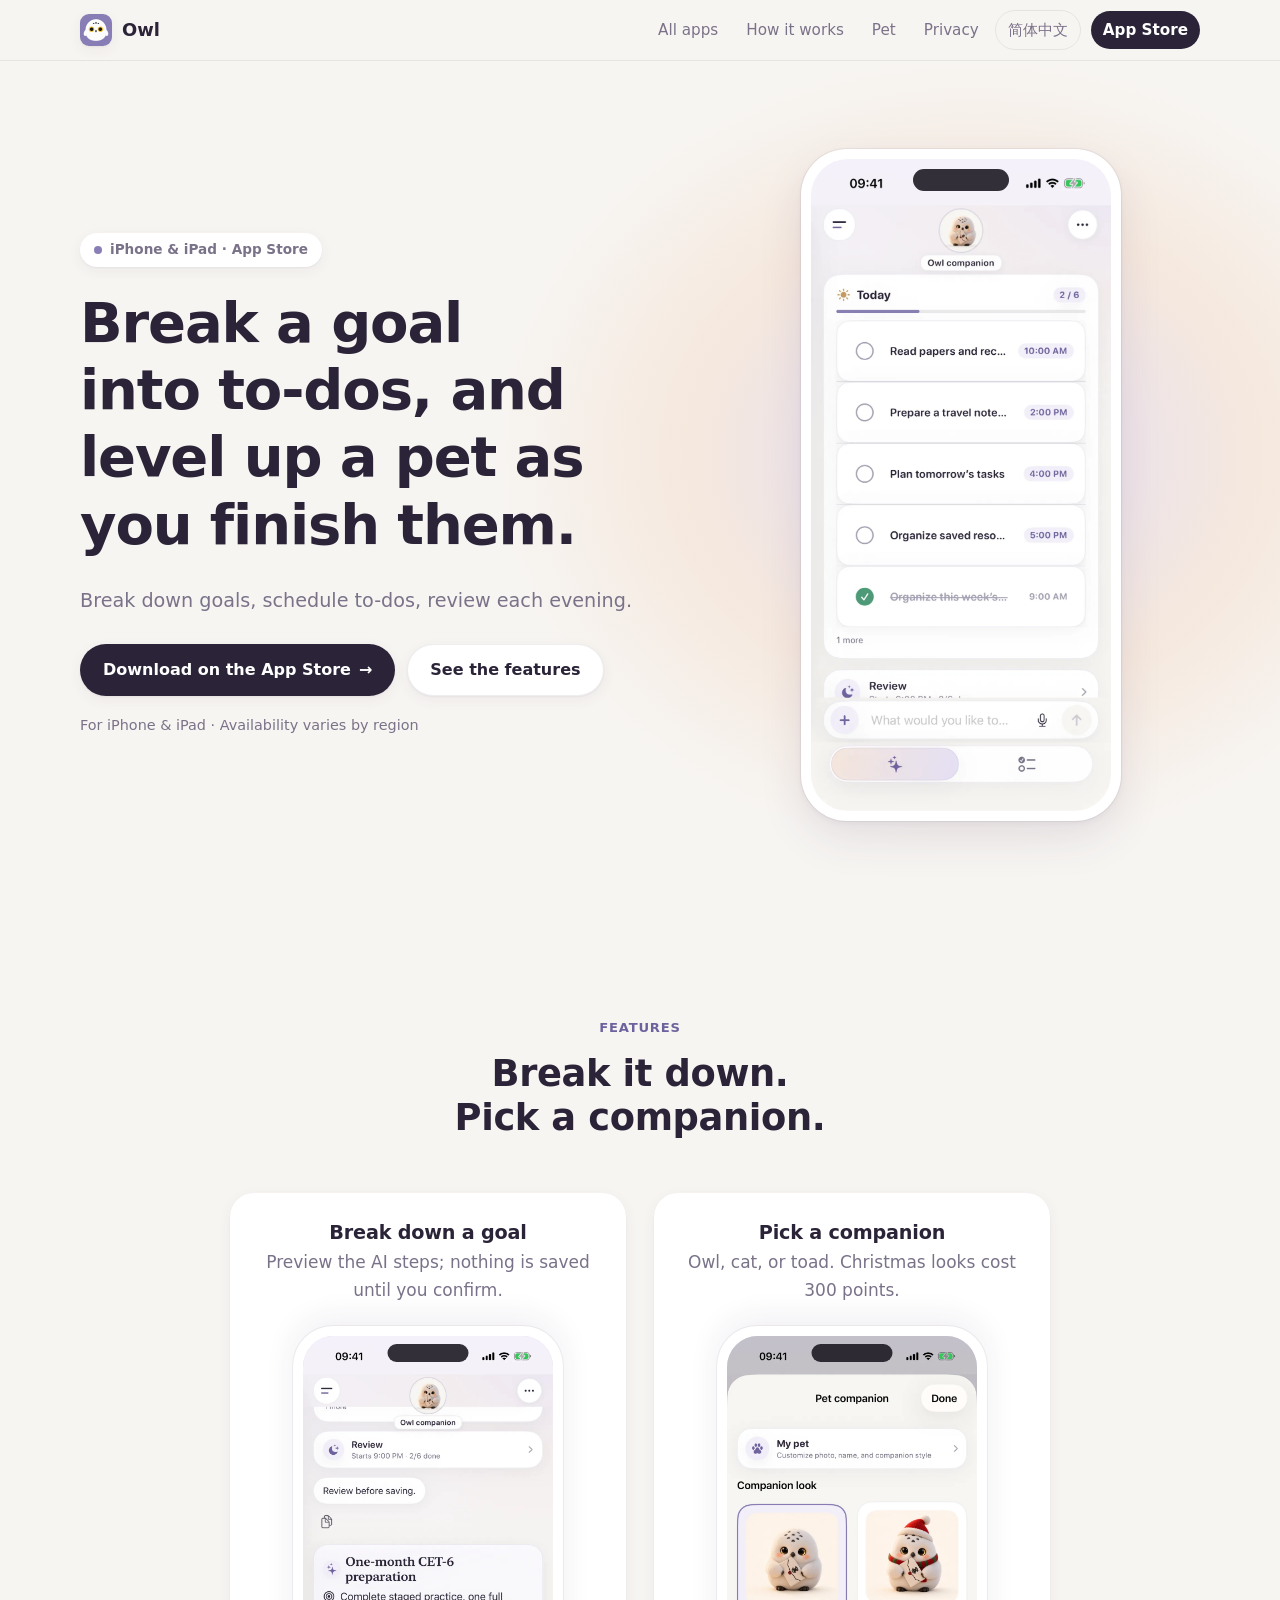
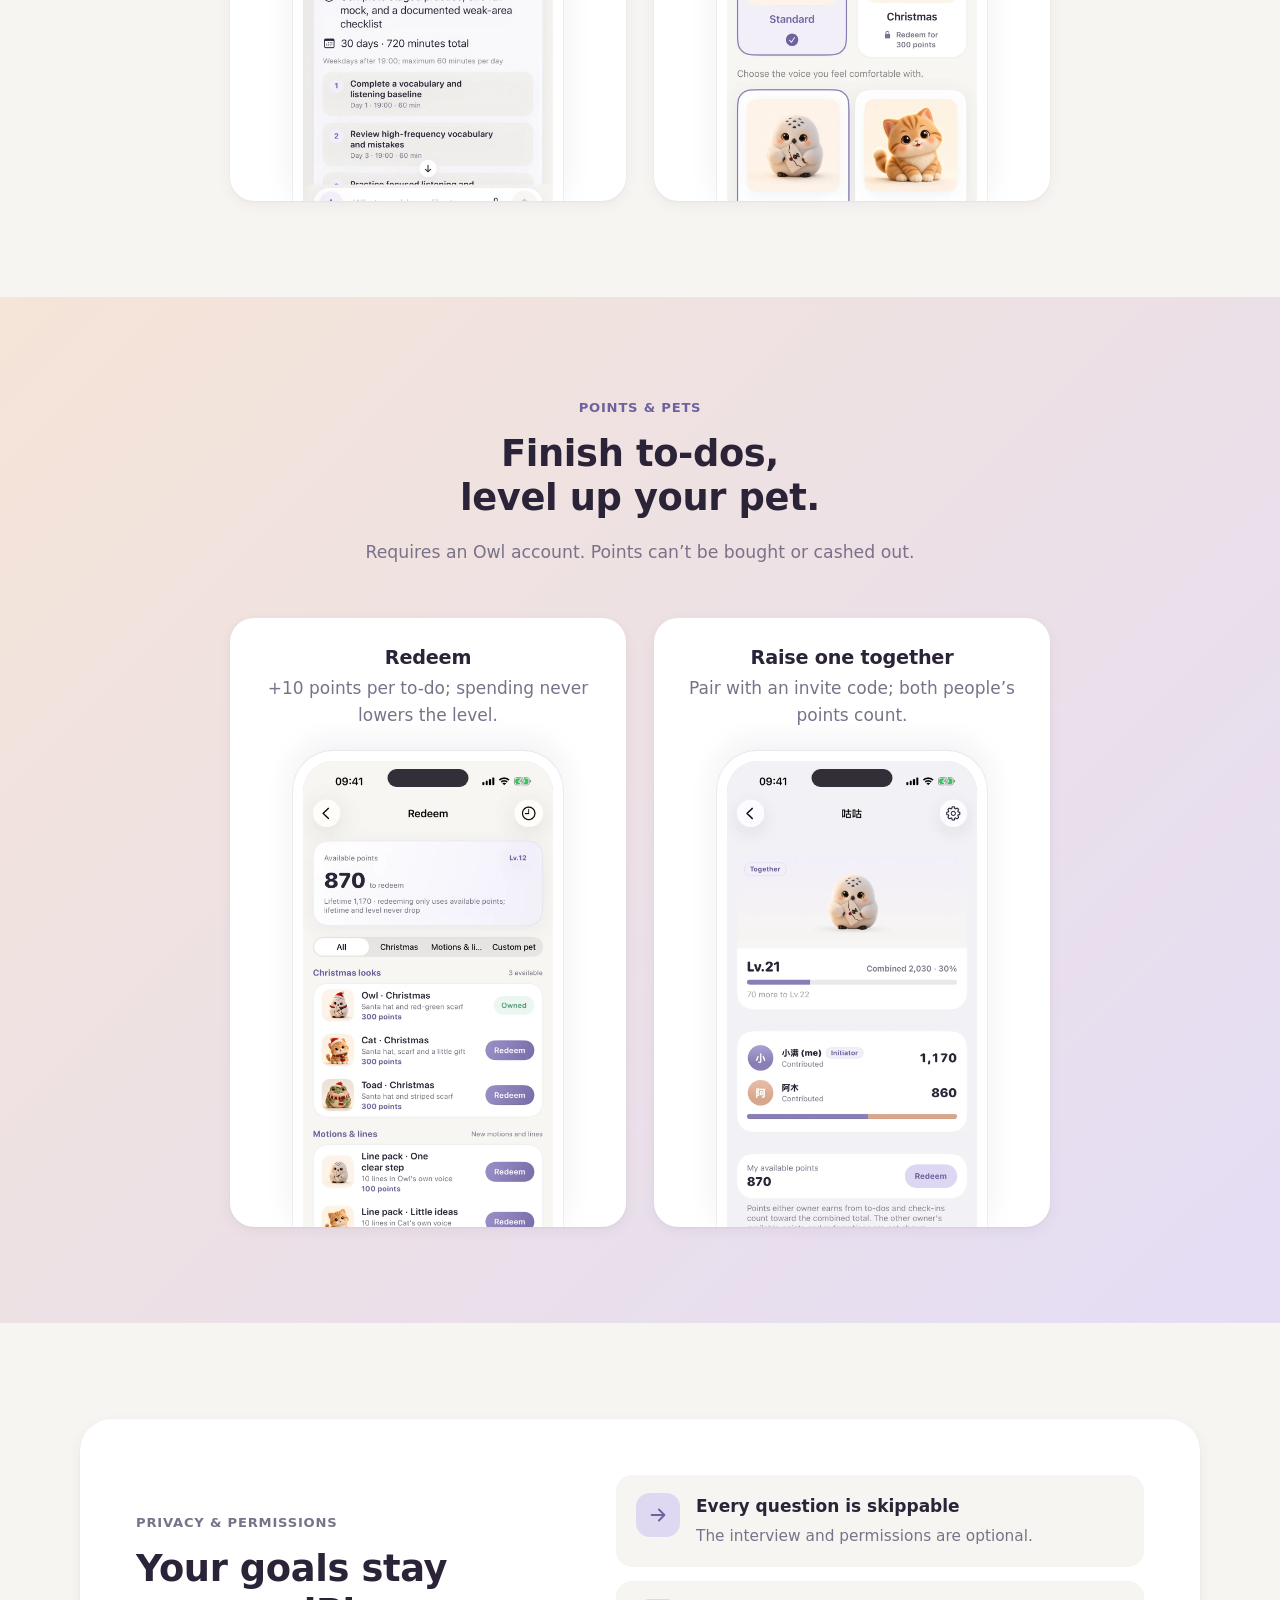
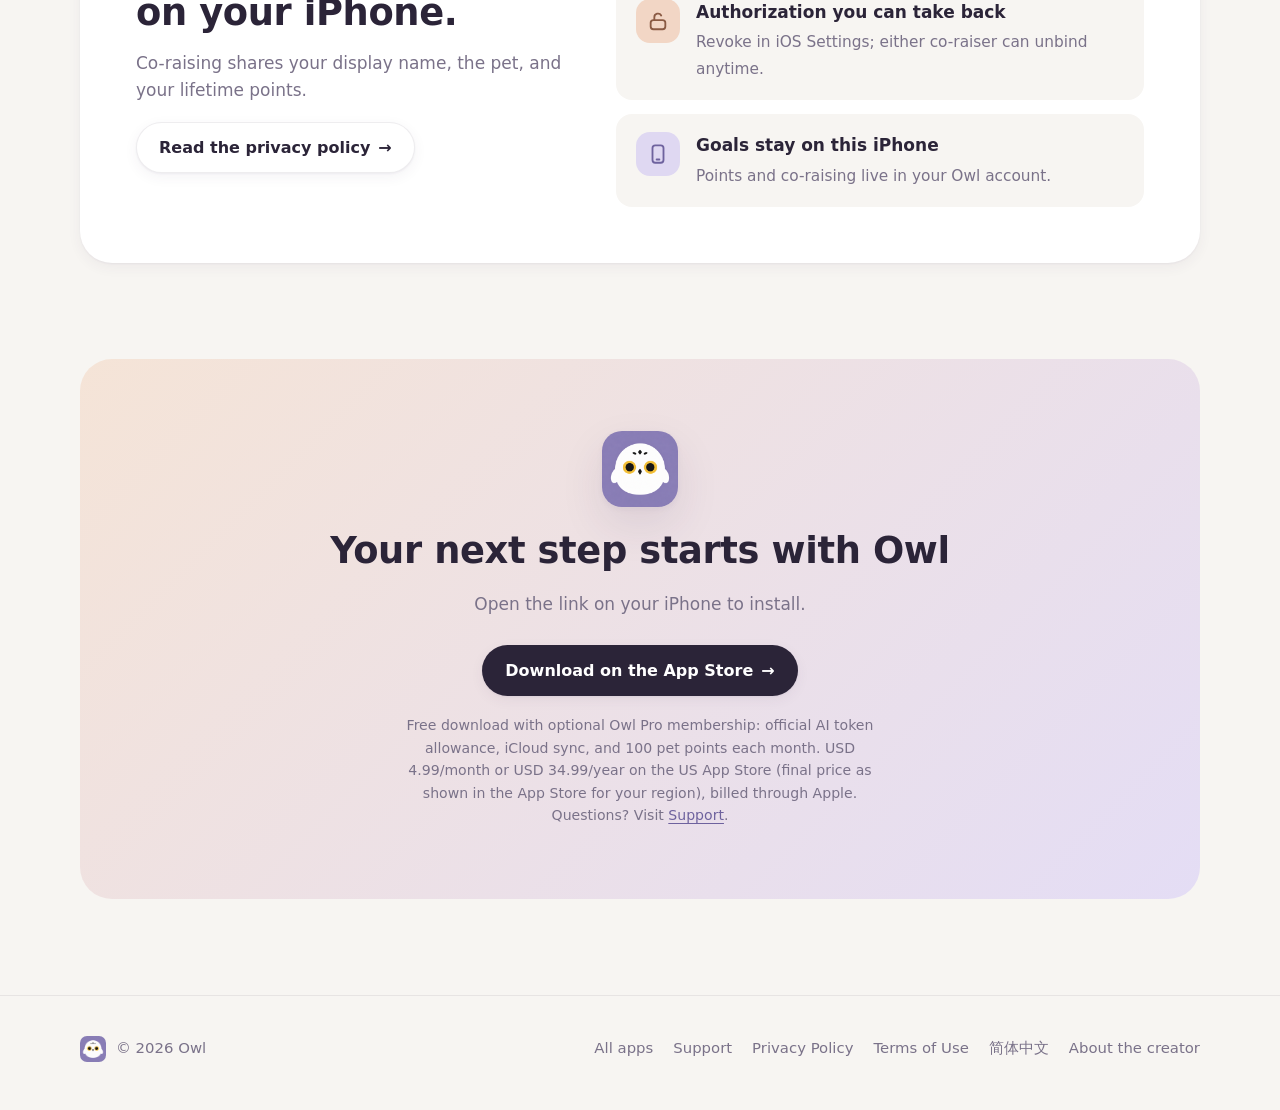
<file: owl/index.html>
<!DOCTYPE html>
<html lang="en">
<head>
  <meta charset="utf-8">
  <meta name="viewport" content="width=device-width, initial-scale=1">
  <meta http-equiv="Content-Security-Policy" content="default-src 'self'; img-src 'self' data:; style-src 'self'; script-src 'self'; font-src 'self'; connect-src 'self'; frame-src 'none'; object-src 'none'; base-uri 'self'; form-action 'none'">
  <title>Owl — Goals, to-dos, and a pet that levels up with you</title>
  <meta name="description" content="Owl for iPhone and iPad breaks a goal into to-dos, reviews your day, and raises a pet companion with points. Find Owl on the App Store.">
  <meta name="theme-color" content="#F7F5F2">
  <link rel="canonical" href="https://vvsherryvv.github.io/owl/">
  <link rel="alternate" hreflang="en" href="https://vvsherryvv.github.io/owl/">
  <link rel="alternate" hreflang="zh-Hans" href="https://vvsherryvv.github.io/zh/owl/">
  <link rel="alternate" hreflang="x-default" href="https://vvsherryvv.github.io/owl/">
  <meta property="og:title" content="Owl — Goals, to-dos, and a pet that levels up">
  <meta property="og:description" content="Break a goal into to-dos, review the day, and raise an owl, cat, or toad with points. Christmas outfits are redeemed. Two people can co-raise one pet.">
  <meta property="og:type" content="website">
  <meta property="og:url" content="https://vvsherryvv.github.io/owl/">
  <meta property="og:site_name" content="Owl">
  <meta property="og:locale" content="en_US">
  <meta property="og:locale:alternate" content="zh_CN">
  <meta property="og:image" content="https://vvsherryvv.github.io/assets/social/og-owl.jpg">
  <meta property="og:image:width" content="1200">
  <meta property="og:image:height" content="630">
  <meta property="og:image:alt" content="Owl app icon with the owl, cat and toad companions.">
  <meta name="twitter:card" content="summary_large_image">
  <meta name="twitter:title" content="Owl — Goals, to-dos, and a pet that levels up">
  <meta name="twitter:description" content="Break a goal into to-dos, review the day, and raise an owl, cat, or toad with points. Christmas outfits are redeemed. Two people can co-raise one pet.">
  <meta name="twitter:image" content="https://vvsherryvv.github.io/assets/social/og-owl.jpg">
  <link rel="icon" href="/assets/images/favicon.png" type="image/png">
  <link rel="apple-touch-icon" href="/apple-touch-icon.png">
  <link rel="stylesheet" href="/assets/css/site.css?v=20261105-2">
</head>
<body class="product-home">
  <a class="skip-link" href="#main-content">Skip to content</a>
  <header class="site-header">
    <div class="shell nav-wrap">
      <a class="brand" href="/owl/"><img src="/assets/images/app-icon.png" width="256" height="256" alt=""><span>Owl</span></a>
      <nav class="site-nav" aria-label="Primary navigation"><a class="nav-section" href="/">All apps</a><a class="nav-section" href="#features">How it works</a><a class="nav-section" href="#pet">Pet</a><a class="nav-section" href="#privacy">Privacy</a><a class="language-link" href="/zh/owl/" lang="zh-Hans" hreflang="zh-Hans">简体中文</a><a class="nav-cta" href="https://apps.apple.com/cn/app/id6829596943">App Store</a></nav>
    </div>
  </header>

  <main id="main-content">
    <section class="hero" id="top">
      <div class="shell hero-grid">
        <div class="hero-copy">
          <p class="pill"><span class="dot" aria-hidden="true"></span>iPhone &amp; iPad · App Store</p>
          <h1>Break a goal into to-dos, and level up a pet as you finish them.</h1>
          <p class="lede">Break down goals, schedule to-dos, review each evening.</p>
          <div class="actions"><a class="button primary" href="https://apps.apple.com/cn/app/id6829596943">Download on the App Store <span class="arrow" aria-hidden="true">→</span></a><a class="button" href="#features">See the features</a></div>
          <p class="hero-note">For iPhone &amp; iPad · Availability varies by region</p>
        </div>
        <figure class="phone"><div class="phone-frame"><img src="/assets/screens/home-en.webp" width="900" height="1957" alt="Owl home with today’s to-dos: read papers, prepare a travel note cover, plan tomorrow’s tasks, organize saved resources; 2 of 6 done" loading="eager"></div></figure>
      </div>
    </section>

    <section class="section" id="features">
      <div class="shell">
        <div class="section-head"><p class="eyebrow">Features</p><h2>Break it down. Pick a companion.</h2></div>
        <ul class="shots">
          <li class="shot"><h3>Break down a goal</h3><p>Preview the AI steps; nothing is saved until you confirm.</p><figure class="phone"><div class="phone-frame"><img src="/assets/screens/breakdown-en.webp" width="900" height="1957" alt="Owl AI goal breakdown preview: one-month CET-6 preparation, 30 days and 720 minutes, numbered steps" loading="lazy"></div></figure></li>
          <li class="shot" id="companions"><h3>Pick a companion</h3><p>Owl, cat, or toad. Christmas looks cost 300 points.</p><figure class="phone"><div class="phone-frame"><img src="/assets/screens/pets-en.webp" width="900" height="1957" alt="Owl pet companion sheet: standard and Christmas owl looks (redeem for 300 points), owl and cat companions" loading="lazy"></div></figure></li>
        </ul>
      </div>
    </section>

    <section class="section pets-band" id="pet">
      <div class="shell">
        <div class="section-head"><p class="eyebrow">Points &amp; pets</p><h2>Finish to-dos, level up your pet.</h2><p>Requires an Owl account. Points can’t be bought or cashed out.</p></div>
        <ul class="shots">
          <li class="shot"><h3>Redeem</h3><p>+10 points per to-do; spending never lowers the level.</p><figure class="phone"><div class="phone-frame"><img src="/assets/screens/redeem-en.webp" width="900" height="1957" alt="Owl redeem page: 870 available points, Lv.12, Christmas looks at 300 points each, line packs at 100 points each" loading="lazy"></div></figure></li>
          <li class="shot"><h3>Raise one together</h3><p>Pair with an invite code; both people’s points count.</p><figure class="phone"><div class="phone-frame"><img src="/assets/screens/coraise-en.webp" width="900" height="1957" alt="Owl co-raise page: pet 咕咕 at Lv.21, contributions of 1,170 and 860, combined 2,030" loading="lazy"></div></figure></li>
        </ul>
      </div>
    </section>

    <section class="section" id="privacy">
      <div class="shell">
        <div class="privacy-card">
          <div class="intro"><p class="eyebrow">Privacy &amp; permissions</p><h2>Your goals stay on your iPhone.</h2><p>Co-raising shares your display name, the pet, and your lifetime points.</p><a class="button" href="/privacy/">Read the privacy policy <span class="arrow" aria-hidden="true">→</span></a></div>
          <ul class="promises">
            <li><span class="icon"><svg width="22" height="22" viewBox="0 0 24 24" fill="none" stroke="currentColor" stroke-width="2" stroke-linecap="round" stroke-linejoin="round" aria-hidden="true"><path d="M5 12h12"/><path d="m13 6 6 6-6 6"/></svg></span><div><strong>Every question is skippable</strong><span>The interview and permissions are optional.</span></div></li>
            <li><span class="icon"><svg width="22" height="22" viewBox="0 0 24 24" fill="none" stroke="currentColor" stroke-width="2" stroke-linecap="round" stroke-linejoin="round" aria-hidden="true"><rect x="4" y="11" width="16" height="10" rx="3"/><path d="M8 11V8a4 4 0 0 1 7.5-2"/></svg></span><div><strong>Authorization you can take back</strong><span>Revoke in iOS Settings; either co-raiser can unbind anytime.</span></div></li>
            <li><span class="icon"><svg width="22" height="22" viewBox="0 0 24 24" fill="none" stroke="currentColor" stroke-width="2" stroke-linecap="round" stroke-linejoin="round" aria-hidden="true"><rect x="6" y="2.5" width="12" height="19" rx="3"/><path d="M10.5 18h3"/></svg></span><div><strong>Goals stay on this iPhone</strong><span>Points and co-raising live in your Owl account.</span></div></li>
          </ul>
        </div>
      </div>
    </section>

    <section class="section" id="download">
      <div class="shell">
        <div class="cta">
          <img class="cta-icon" src="/assets/images/app-icon.png" width="256" height="256" alt="">
          <h2>Your next step starts with Owl</h2>
          <p>Open the link on your iPhone to install.</p>
          <div class="actions"><a class="button primary" href="https://apps.apple.com/cn/app/id6829596943">Download on the App Store <span class="arrow" aria-hidden="true">→</span></a></div>
          <p class="fineprint">Free download with optional Owl Pro membership: official AI token allowance, iCloud sync, and 100 pet points each month. USD 4.99/month or USD 34.99/year on the US App Store (final price as shown in the App Store for your region), billed through Apple. Questions? Visit <a href="/support/">Support</a>.</p>
        </div>
      </div>
    </section>
  </main>

  <footer class="site-footer">
    <div class="shell footer-wrap">
      <p class="footer-brand"><img src="/assets/images/app-icon.png" width="256" height="256" alt=""><span>© 2026 Owl</span></p>
      <nav class="footer-links" aria-label="Footer navigation"><a href="/">All apps</a><a href="/support/">Support</a><a href="/privacy/">Privacy Policy</a><a href="/terms/">Terms of Use</a><a href="/zh/owl/" lang="zh-Hans" hreflang="zh-Hans">简体中文</a><a href="/archive/">About the creator</a></nav>
    </div>
  </footer>
  <script src="/assets/js/site.js?v=20261105-2" defer></script>
</body>
</html>
</file>
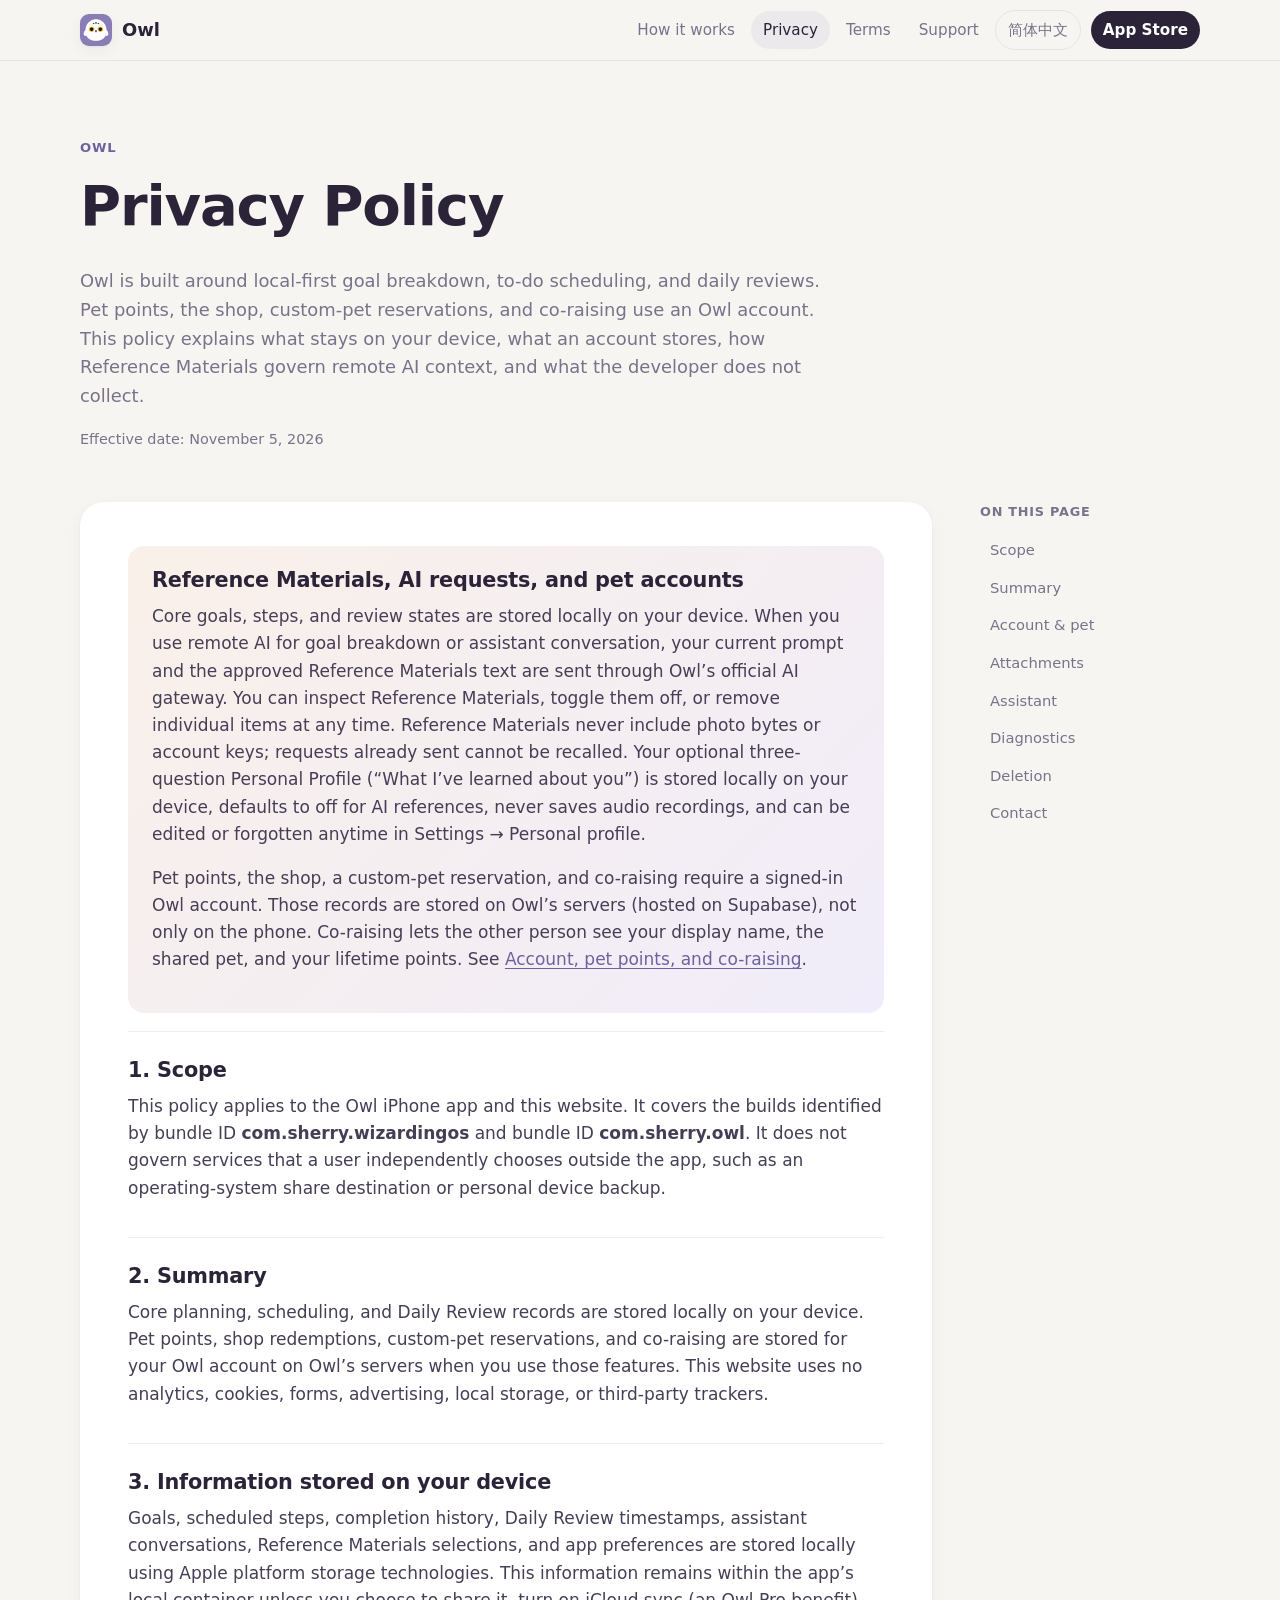
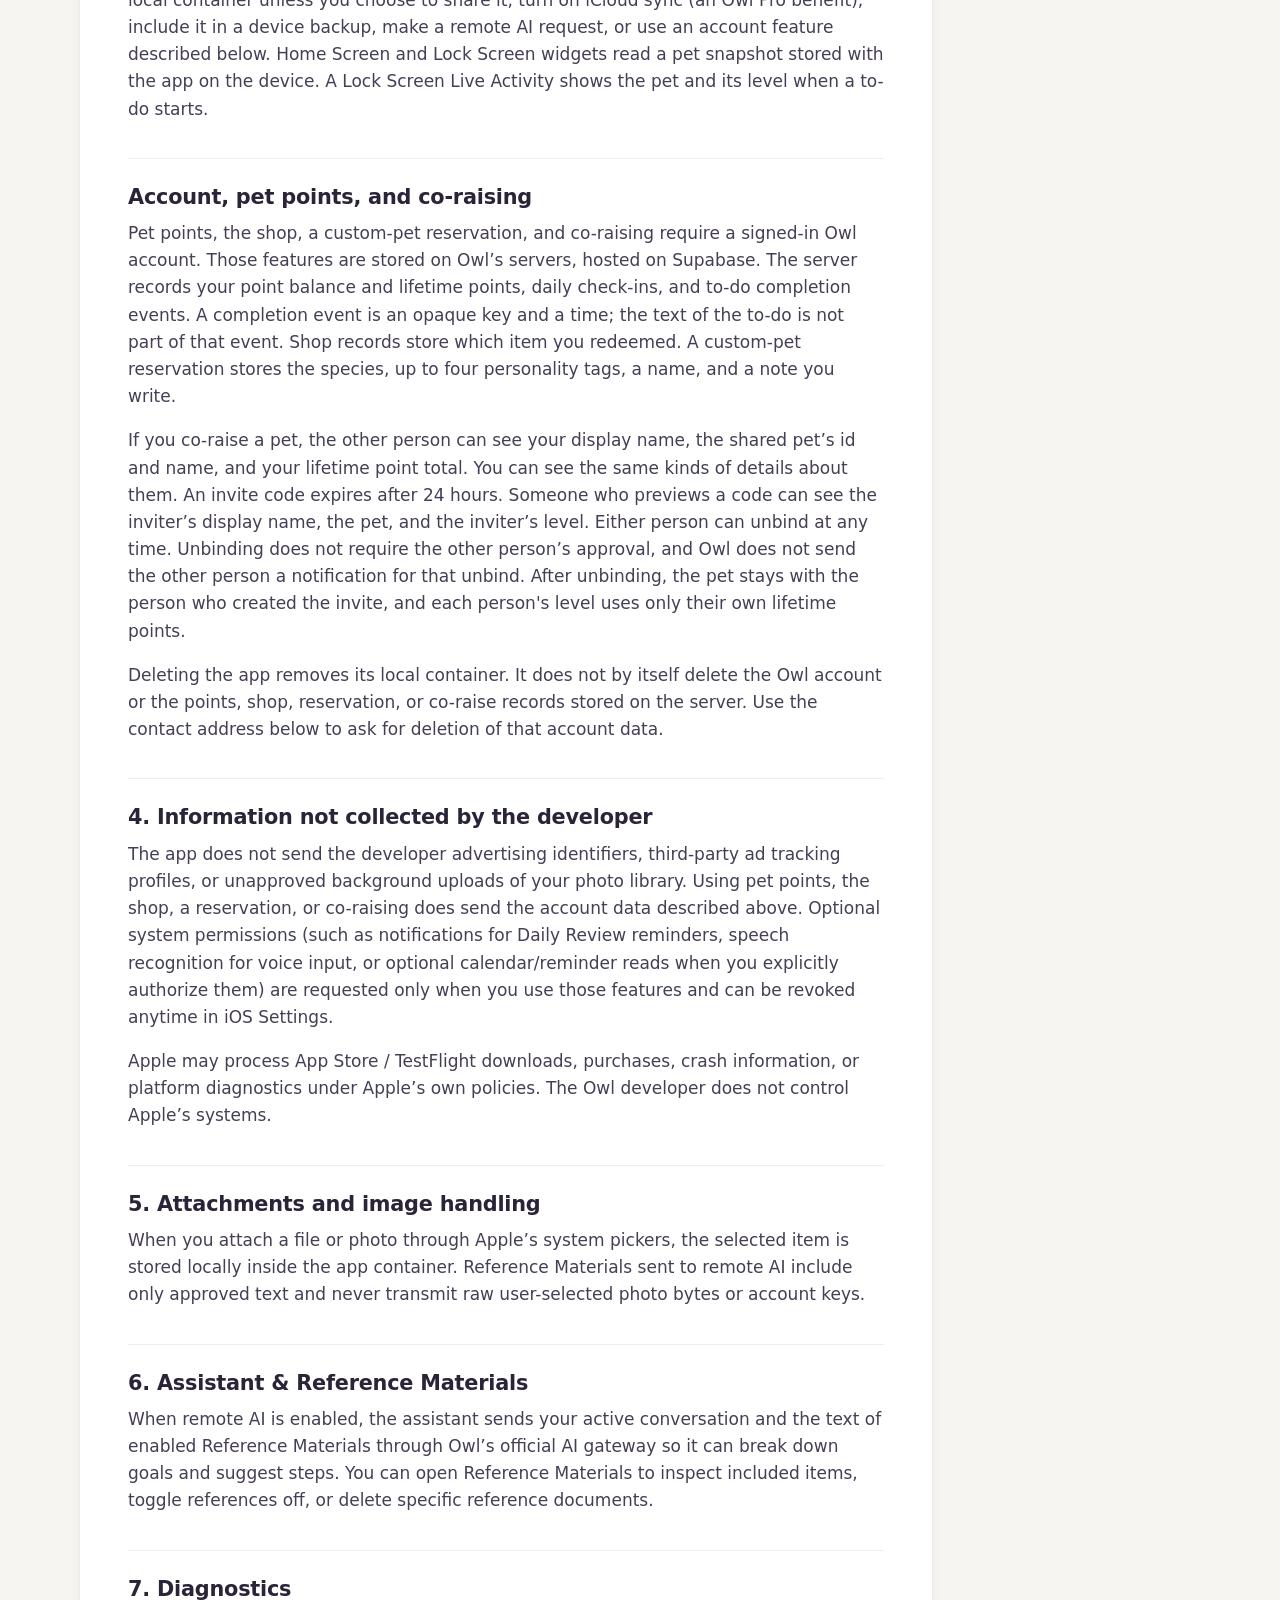
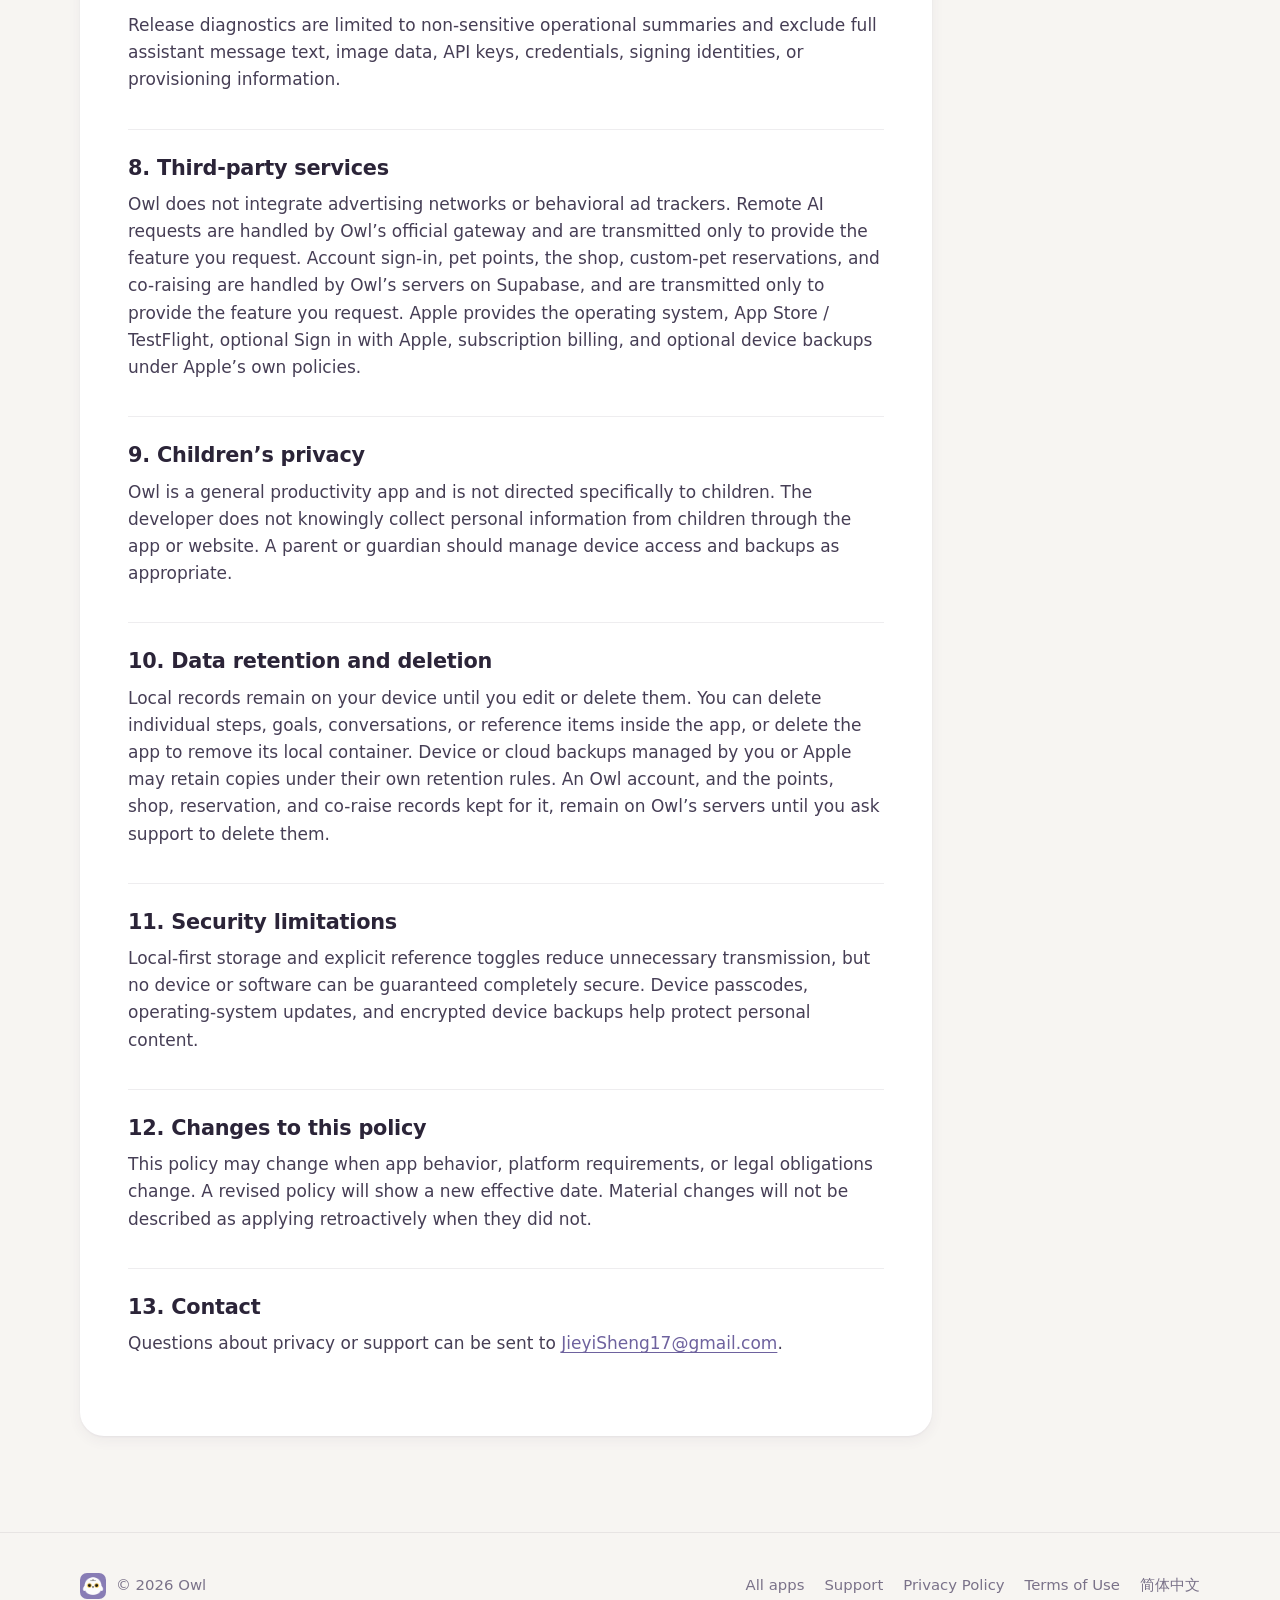
<file: privacy/index.html>
<!DOCTYPE html>
<html lang="en">
<head>
  <meta charset="utf-8">
  <meta name="viewport" content="width=device-width, initial-scale=1">
  <meta http-equiv="Content-Security-Policy" content="default-src 'self'; img-src 'self' data:; style-src 'self'; script-src 'self'; font-src 'self'; connect-src 'self'; frame-src 'none'; object-src 'none'; base-uri 'self'; form-action 'none'">
  <title>Privacy Policy — Owl</title>
  <meta name="description" content="Privacy Policy for Owl: local goals and to-dos, Daily Review, Reference Materials, the official AI gateway, and account data for pet points, the shop, reservations, and co-raising.">
  <meta name="theme-color" content="#F7F5F2">
  <link rel="canonical" href="https://vvsherryvv.github.io/privacy/">
  <link rel="alternate" hreflang="en" href="https://vvsherryvv.github.io/privacy/">
  <link rel="alternate" hreflang="zh-Hans" href="https://vvsherryvv.github.io/zh/privacy/">
  <link rel="alternate" hreflang="x-default" href="https://vvsherryvv.github.io/privacy/">
  <meta property="og:title" content="Privacy Policy — Owl">
  <meta property="og:description" content="How Owl handles local goals and to-dos, Reference Materials, remote AI requests, and account data for pet points and co-raising.">
  <meta property="og:type" content="website">
  <meta property="og:url" content="https://vvsherryvv.github.io/privacy/">
  <meta property="og:image" content="https://vvsherryvv.github.io/assets/social/og-owl.jpg">
  <meta name="twitter:card" content="summary_large_image">
  <meta name="twitter:title" content="Privacy Policy — Owl">
  <meta name="twitter:description" content="Privacy details for Owl on iPhone, including pet points and co-raising.">
  <meta name="twitter:image" content="https://vvsherryvv.github.io/assets/social/og-owl.jpg">
  <link rel="icon" href="/assets/images/favicon.png" type="image/png">
  <link rel="apple-touch-icon" href="/apple-touch-icon.png">
  <link rel="stylesheet" href="/assets/css/site.css?v=20261030">
</head>
<body>
  <a class="skip-link" href="#main-content">Skip to content</a>
  <header class="site-header">
    <div class="shell nav-wrap">
      <a class="brand" href="/owl/" aria-label="Owl home"><img src="/assets/images/app-icon.png" width="256" height="256" alt=""><span>Owl</span></a>
      <nav class="site-nav" aria-label="Primary navigation"><a class="nav-section" href="/owl/#features">How it works</a><a class="nav-section" href="/privacy/" aria-current="page">Privacy</a><a class="nav-section" href="/terms/">Terms</a><a class="nav-section" href="/support/">Support</a><a class="language-link" href="/zh/privacy/" lang="zh-Hans" hreflang="zh-Hans">简体中文</a><a class="nav-cta" href="https://apps.apple.com/cn/app/id6829596943">App Store</a></nav>
    </div>
  </header>

  <main id="main-content" class="shell">
    <header class="page-hero">
      <p class="eyebrow">Owl</p>
      <h1>Privacy Policy</h1>
      <p class="lede">Owl is built around local-first goal breakdown, to-do scheduling, and daily reviews. Pet points, the shop, custom-pet reservations, and co-raising use an Owl account. This policy explains what stays on your device, what an account stores, how Reference Materials govern remote AI context, and what the developer does not collect.</p>
      <p class="effective-date">Effective date: November 5, 2026</p>
    </header>

    <div class="legal-layout">
      <article class="legal-content">
        <section id="current-features" class="notice"><h2>Reference Materials, AI requests, and pet accounts</h2><p>Core goals, steps, and review states are stored locally on your device. When you use remote AI for goal breakdown or assistant conversation, your current prompt and the approved Reference Materials text are sent through Owl’s official AI gateway. You can inspect Reference Materials, toggle them off, or remove individual items at any time. Reference Materials never include photo bytes or account keys; requests already sent cannot be recalled. Your optional three-question Personal Profile (“What I’ve learned about you”) is stored locally on your device, defaults to off for AI references, never saves audio recordings, and can be edited or forgotten anytime in Settings → Personal profile.</p><p>Pet points, the shop, a custom-pet reservation, and co-raising require a signed-in Owl account. Those records are stored on Owl’s servers (hosted on Supabase), not only on the phone. Co-raising lets the other person see your display name, the shared pet, and your lifetime points. See <a href="#account">Account, pet points, and co-raising</a>.</p></section>

        <section id="scope"><h2>1. Scope</h2><p>This policy applies to the Owl iPhone app and this website. It covers the builds identified by bundle ID <strong>com.sherry.wizardingos</strong> and bundle ID <strong>com.sherry.owl</strong>. It does not govern services that a user independently chooses outside the app, such as an operating-system share destination or personal device backup.</p></section>
        <section id="summary"><h2>2. Summary</h2><p>Core planning, scheduling, and Daily Review records are stored locally on your device. Pet points, shop redemptions, custom-pet reservations, and co-raising are stored for your Owl account on Owl’s servers when you use those features. This website uses no analytics, cookies, forms, advertising, local storage, or third-party trackers.</p></section>
        <section id="stored"><h2>3. Information stored on your device</h2><p>Goals, scheduled steps, completion history, Daily Review timestamps, assistant conversations, Reference Materials selections, and app preferences are stored locally using Apple platform storage technologies. This information remains within the app’s local container unless you choose to share it, turn on iCloud sync (an Owl Pro benefit), include it in a device backup, make a remote AI request, or use an account feature described below. Home Screen and Lock Screen widgets read a pet snapshot stored with the app on the device. A Lock Screen Live Activity shows the pet and its level when a to-do starts.</p></section>
        <section id="account"><h2>Account, pet points, and co-raising</h2><p>Pet points, the shop, a custom-pet reservation, and co-raising require a signed-in Owl account. Those features are stored on Owl’s servers, hosted on Supabase. The server records your point balance and lifetime points, daily check-ins, and to-do completion events. A completion event is an opaque key and a time; the text of the to-do is not part of that event. Shop records store which item you redeemed. A custom-pet reservation stores the species, up to four personality tags, a name, and a note you write.</p><p>If you co-raise a pet, the other person can see your display name, the shared pet’s id and name, and your lifetime point total. You can see the same kinds of details about them. An invite code expires after 24 hours. Someone who previews a code can see the inviter’s display name, the pet, and the inviter’s level. Either person can unbind at any time. Unbinding does not require the other person’s approval, and Owl does not send the other person a notification for that unbind. After unbinding, the pet stays with the person who created the invite, and each person's level uses only their own lifetime points.</p><p>Deleting the app removes its local container. It does not by itself delete the Owl account or the points, shop, reservation, or co-raise records stored on the server. Use the contact address below to ask for deletion of that account data.</p></section>
        <section id="not-collected"><h2>4. Information not collected by the developer</h2><p>The app does not send the developer advertising identifiers, third-party ad tracking profiles, or unapproved background uploads of your photo library. Using pet points, the shop, a reservation, or co-raising does send the account data described above. Optional system permissions (such as notifications for Daily Review reminders, speech recognition for voice input, or optional calendar/reminder reads when you explicitly authorize them) are requested only when you use those features and can be revoked anytime in iOS Settings.</p><p>Apple may process App Store / TestFlight downloads, purchases, crash information, or platform diagnostics under Apple’s own policies. The Owl developer does not control Apple’s systems.</p></section>
        <section id="photos"><h2>5. Attachments and image handling</h2><p>When you attach a file or photo through Apple’s system pickers, the selected item is stored locally inside the app container. Reference Materials sent to remote AI include only approved text and never transmit raw user-selected photo bytes or account keys.</p></section>
        <section id="assistant"><h2>6. Assistant &amp; Reference Materials</h2><p>When remote AI is enabled, the assistant sends your active conversation and the text of enabled Reference Materials through Owl’s official AI gateway so it can break down goals and suggest steps. You can open Reference Materials to inspect included items, toggle references off, or delete specific reference documents.</p></section>
        <section id="diagnostics"><h2>7. Diagnostics</h2><p>Release diagnostics are limited to non-sensitive operational summaries and exclude full assistant message text, image data, API keys, credentials, signing identities, or provisioning information.</p></section>
        <section id="third-parties"><h2>8. Third-party services</h2><p>Owl does not integrate advertising networks or behavioral ad trackers. Remote AI requests are handled by Owl’s official gateway and are transmitted only to provide the feature you request. Account sign-in, pet points, the shop, custom-pet reservations, and co-raising are handled by Owl’s servers on Supabase, and are transmitted only to provide the feature you request. Apple provides the operating system, App Store / TestFlight, optional Sign in with Apple, subscription billing, and optional device backups under Apple’s own policies.</p></section>
        <section id="children"><h2>9. Children’s privacy</h2><p>Owl is a general productivity app and is not directed specifically to children. The developer does not knowingly collect personal information from children through the app or website. A parent or guardian should manage device access and backups as appropriate.</p></section>
        <section id="retention"><h2>10. Data retention and deletion</h2><p>Local records remain on your device until you edit or delete them. You can delete individual steps, goals, conversations, or reference items inside the app, or delete the app to remove its local container. Device or cloud backups managed by you or Apple may retain copies under their own retention rules. An Owl account, and the points, shop, reservation, and co-raise records kept for it, remain on Owl’s servers until you ask support to delete them.</p></section>
        <section id="security"><h2>11. Security limitations</h2><p>Local-first storage and explicit reference toggles reduce unnecessary transmission, but no device or software can be guaranteed completely secure. Device passcodes, operating-system updates, and encrypted device backups help protect personal content.</p></section>
        <section id="changes"><h2>12. Changes to this policy</h2><p>This policy may change when app behavior, platform requirements, or legal obligations change. A revised policy will show a new effective date. Material changes will not be described as applying retroactively when they did not.</p></section>
        <section id="contact"><h2>13. Contact</h2><p>Questions about privacy or support can be sent to <a href="mailto:JieyiSheng17@gmail.com">JieyiSheng17@gmail.com</a>.</p></section>
      </article>
      <nav class="side-nav" aria-label="Privacy policy sections"><strong>On this page</strong><a href="#scope">Scope</a><a href="#summary">Summary</a><a href="#account">Account &amp; pet</a><a href="#photos">Attachments</a><a href="#assistant">Assistant</a><a href="#diagnostics">Diagnostics</a><a href="#retention">Deletion</a><a href="#contact">Contact</a></nav>
    </div>
  </main>

  <footer class="site-footer">
    <div class="shell footer-wrap">
      <p class="footer-brand"><img src="/assets/images/app-icon.png" width="256" height="256" alt=""><span>© 2026 Owl</span></p>
      <nav class="footer-links" aria-label="Footer navigation"><a href="/">All apps</a><a href="/support/">Support</a><a href="/privacy/" aria-current="page">Privacy Policy</a><a href="/terms/">Terms of Use</a><a href="/zh/privacy/" lang="zh-Hans" hreflang="zh-Hans">简体中文</a></nav>
    </div>
  </footer>
</body>
</html>
</file>
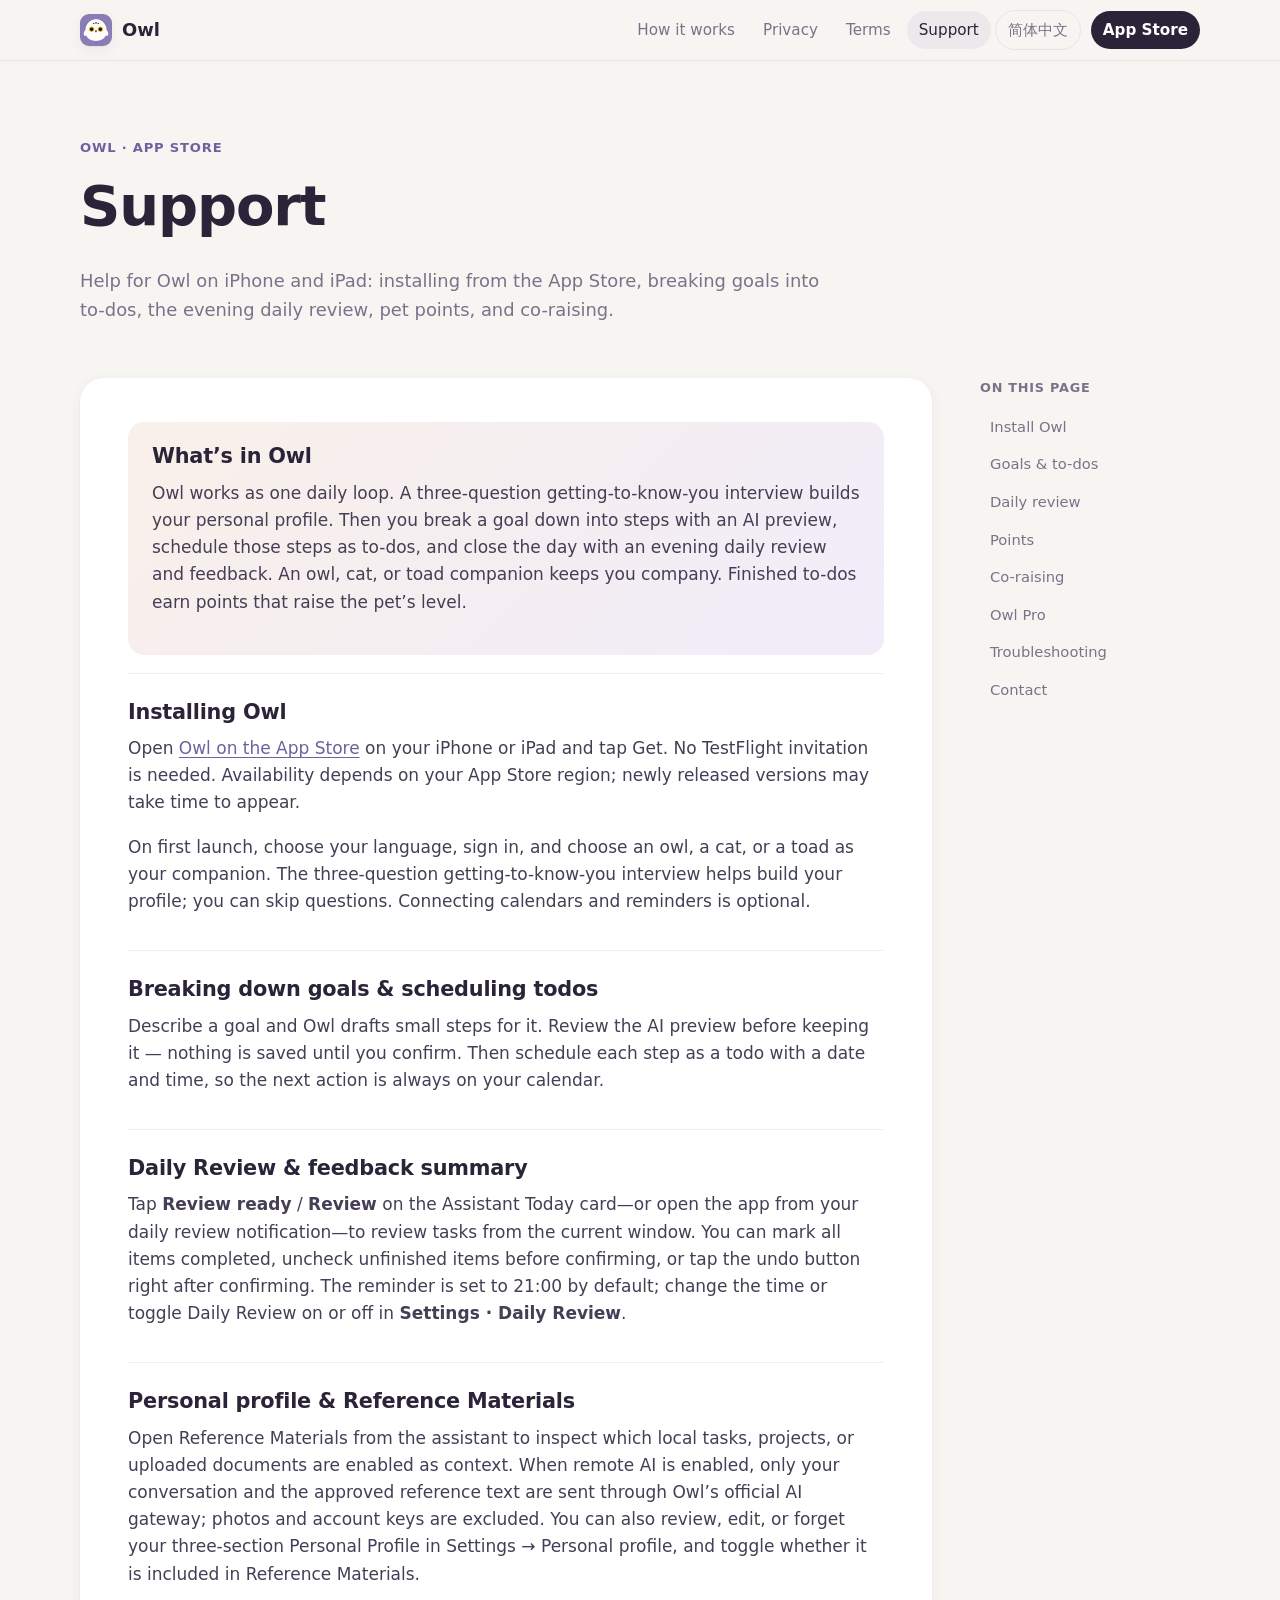
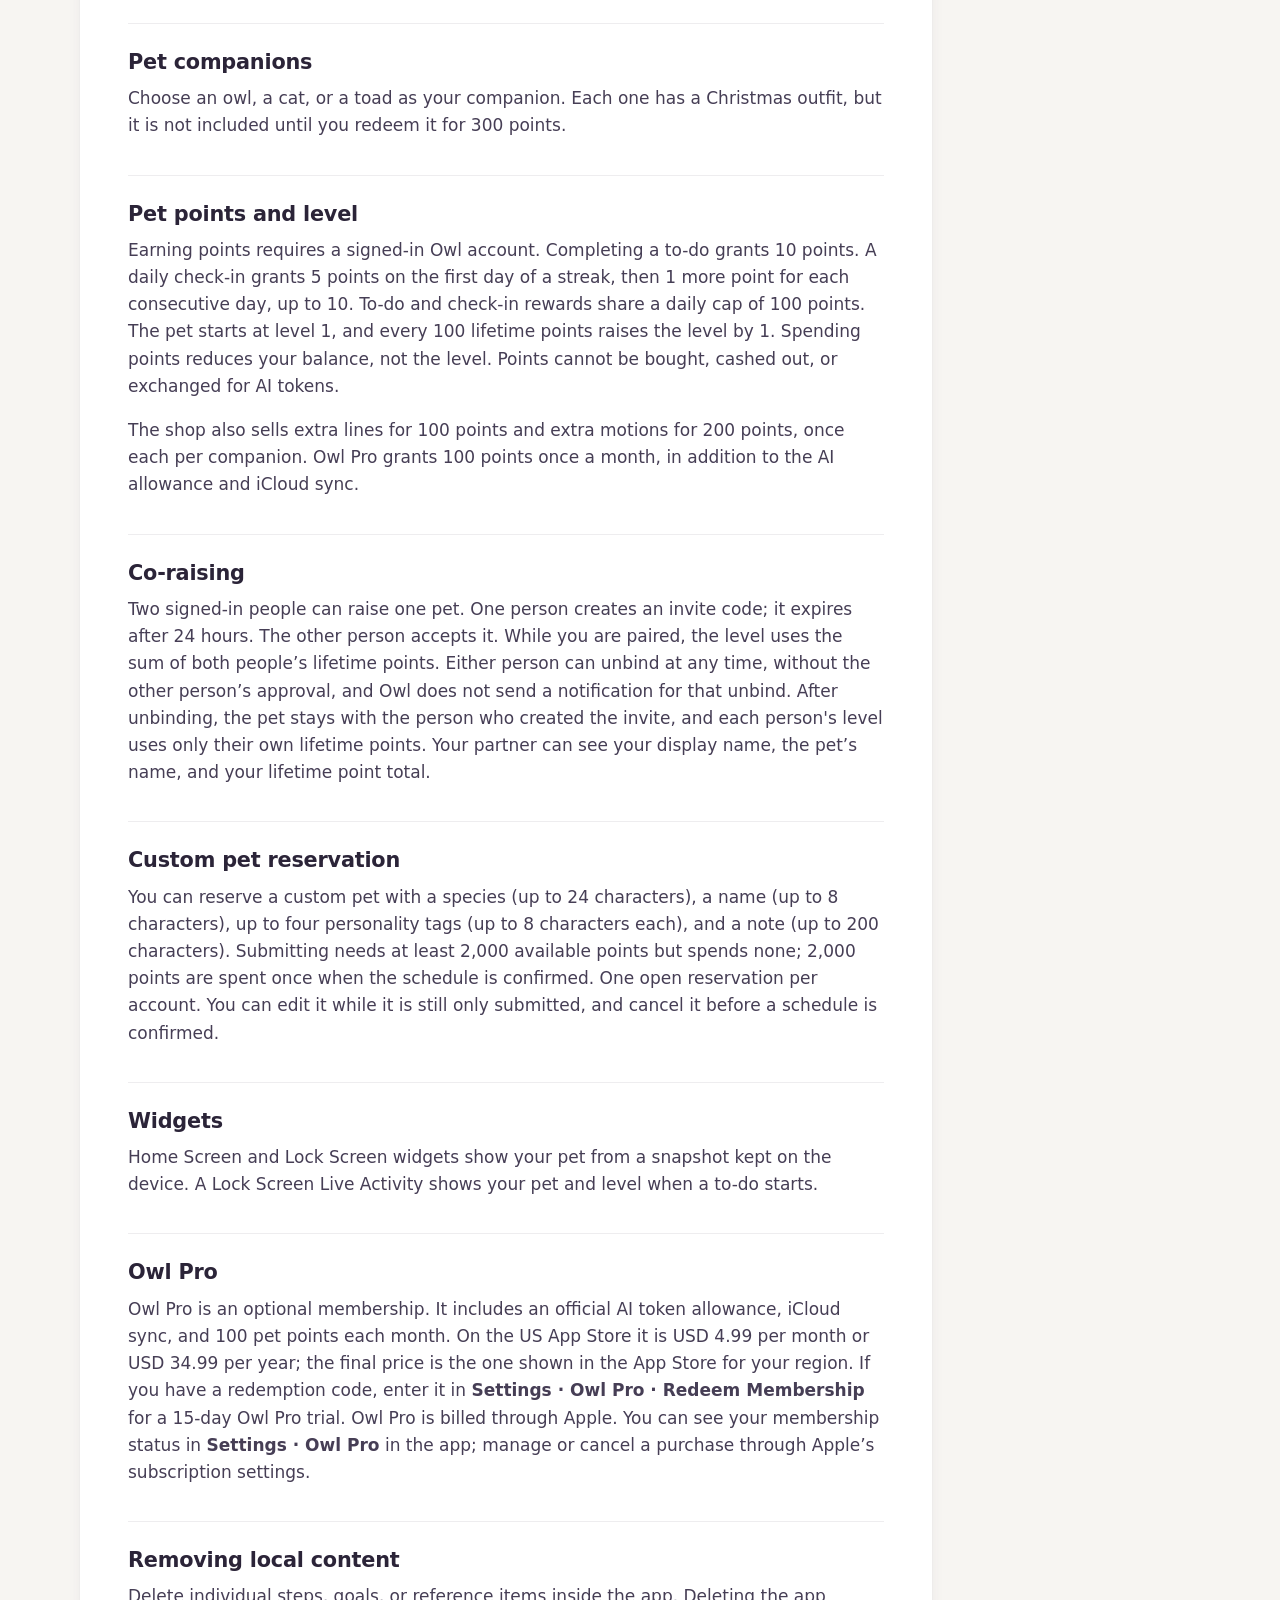
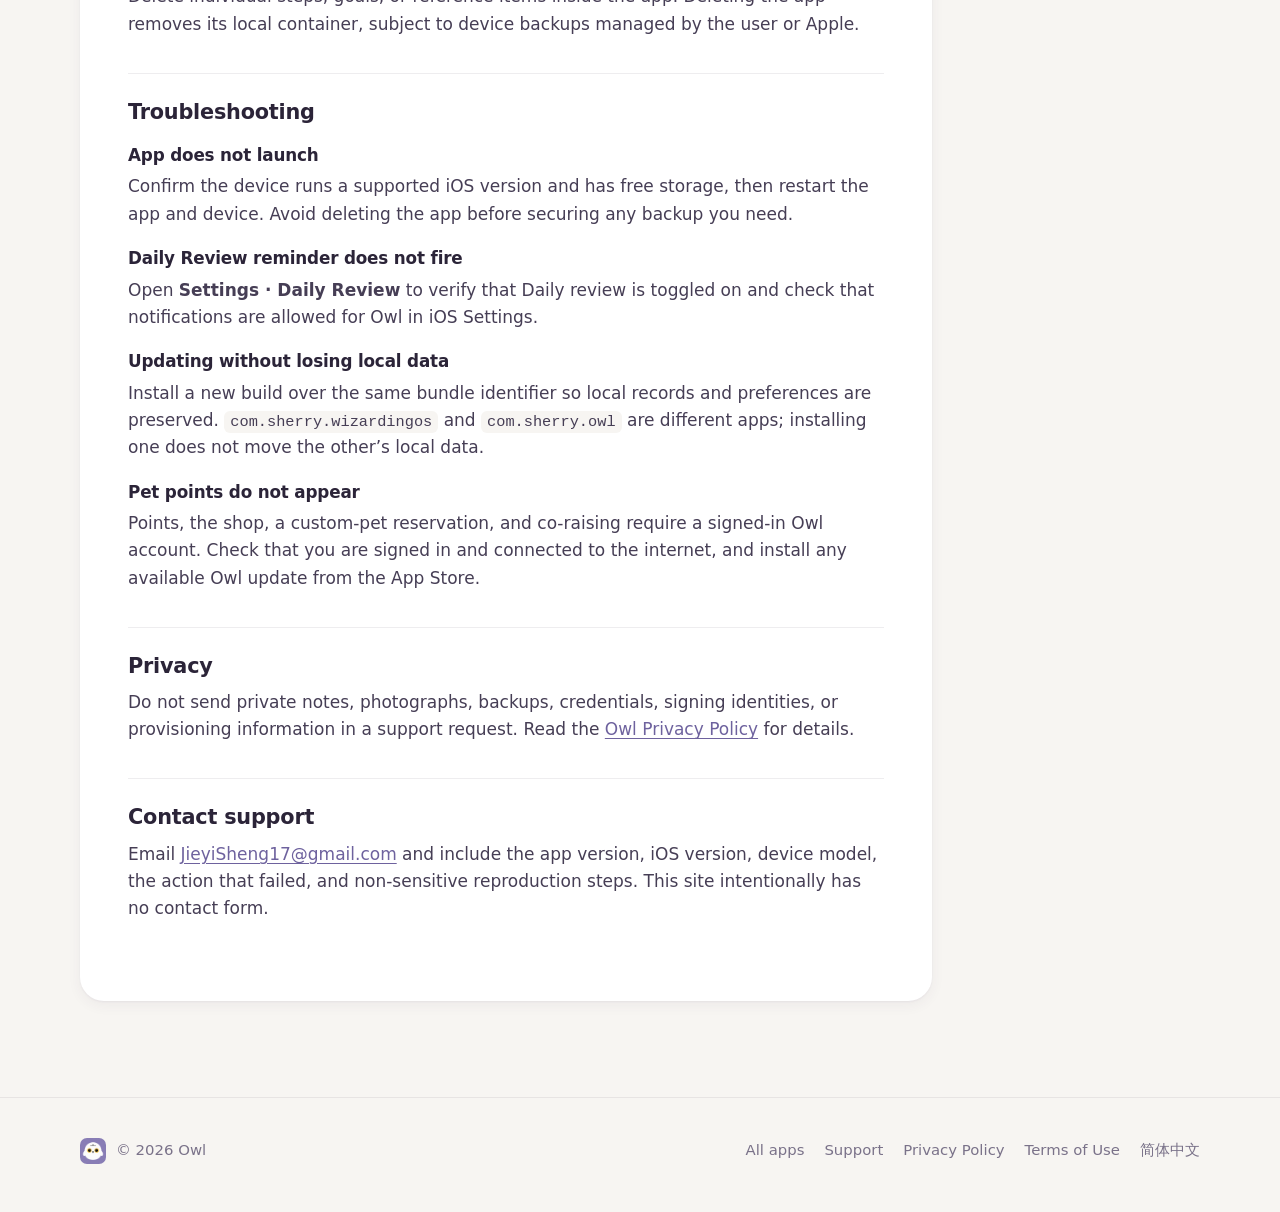
<file: support/index.html>
<!DOCTYPE html>
<html lang="en">
<head>
  <meta charset="utf-8">
  <meta name="viewport" content="width=device-width, initial-scale=1">
  <meta http-equiv="Content-Security-Policy" content="default-src 'self'; img-src 'self' data:; style-src 'self'; script-src 'self'; font-src 'self'; connect-src 'self'; frame-src 'none'; object-src 'none'; base-uri 'self'; form-action 'none'">
  <title>Support — Owl</title>
  <meta name="description" content="Help for Owl: App Store installation, goal breakdown, to-dos, daily review, pet points, Christmas outfits, co-raising, Owl Pro, and troubleshooting.">
  <meta name="theme-color" content="#F7F5F2">
  <link rel="canonical" href="https://vvsherryvv.github.io/support/">
  <link rel="alternate" hreflang="en" href="https://vvsherryvv.github.io/support/">
  <link rel="alternate" hreflang="zh-Hans" href="https://vvsherryvv.github.io/zh/support/">
  <link rel="alternate" hreflang="x-default" href="https://vvsherryvv.github.io/support/">
  <meta property="og:title" content="Support — Owl">
  <meta property="og:description" content="Installing Owl from the App Store, the daily loop, pet points, co-raising, and troubleshooting.">
  <meta property="og:type" content="website">
  <meta property="og:url" content="https://vvsherryvv.github.io/support/">
  <meta property="og:image" content="https://vvsherryvv.github.io/assets/social/og-owl.jpg">
  <meta name="twitter:card" content="summary_large_image">
  <meta name="twitter:title" content="Support — Owl">
  <meta name="twitter:description" content="Installing Owl from the App Store, the daily loop, pet points, co-raising, and troubleshooting.">
  <meta name="twitter:image" content="https://vvsherryvv.github.io/assets/social/og-owl.jpg">
  <link rel="icon" href="/assets/images/favicon.png" type="image/png">
  <link rel="apple-touch-icon" href="/apple-touch-icon.png">
  <link rel="stylesheet" href="/assets/css/site.css?v=20261030">
</head>
<body>
  <a class="skip-link" href="#main-content">Skip to content</a>
  <header class="site-header">
    <div class="shell nav-wrap">
      <a class="brand" href="/owl/" aria-label="Owl home"><img src="/assets/images/app-icon.png" width="256" height="256" alt=""><span>Owl</span></a>
      <nav class="site-nav" aria-label="Primary navigation"><a class="nav-section" href="/owl/#features">How it works</a><a class="nav-section" href="/privacy/">Privacy</a><a class="nav-section" href="/terms/">Terms</a><a class="nav-section" href="/support/" aria-current="page">Support</a><a class="language-link" href="/zh/support/" lang="zh-Hans" hreflang="zh-Hans">简体中文</a><a class="nav-cta" href="https://apps.apple.com/cn/app/id6829596943">App Store</a></nav>
    </div>
  </header>

  <main id="main-content" class="shell">
    <header class="page-hero">
      <p class="eyebrow">Owl · App Store</p>
      <h1>Support</h1>
      <p class="lede">Help for Owl on iPhone and iPad: installing from the App Store, breaking goals into to-dos, the evening daily review, pet points, and co-raising.</p>
    </header>
    <div class="support-layout">
      <article class="support-content">
        <section id="current-features" class="notice"><h2>What’s in Owl</h2><p>Owl works as one daily loop. A three-question getting-to-know-you interview builds your personal profile. Then you break a goal down into steps with an AI preview, schedule those steps as to-dos, and close the day with an evening daily review and feedback. An owl, cat, or toad companion keeps you company. Finished to-dos earn points that raise the pet’s level.</p></section>

        <section id="getting-started"><h2>Installing Owl</h2><p>Open <a href="https://apps.apple.com/cn/app/id6829596943">Owl on the App Store</a> on your iPhone or iPad and tap Get. No TestFlight invitation is needed. Availability depends on your App Store region; newly released versions may take time to appear.</p><p>On first launch, choose your language, sign in, and choose an owl, a cat, or a toad as your companion. The three-question getting-to-know-you interview helps build your profile; you can skip questions. Connecting calendars and reminders is optional.</p></section>
        <section id="tasks"><h2>Breaking down goals &amp; scheduling todos</h2><p>Describe a goal and Owl drafts small steps for it. Review the AI preview before keeping it — nothing is saved until you confirm. Then schedule each step as a todo with a date and time, so the next action is always on your calendar.</p></section>
        <section id="review"><h2>Daily Review &amp; feedback summary</h2><p>Tap <strong>Review ready</strong> / <strong>Review</strong> on the Assistant Today card—or open the app from your daily review notification—to review tasks from the current window. You can mark all items completed, uncheck unfinished items before confirming, or tap the undo button right after confirming. The reminder is set to 21:00 by default; change the time or toggle Daily Review on or off in <strong>Settings · Daily Review</strong>.</p></section>
        <section id="references"><h2>Personal profile &amp; Reference Materials</h2><p>Open Reference Materials from the assistant to inspect which local tasks, projects, or uploaded documents are enabled as context. When remote AI is enabled, only your conversation and the approved reference text are sent through Owl’s official AI gateway; photos and account keys are excluded. You can also review, edit, or forget your three-section Personal Profile in Settings → Personal profile, and toggle whether it is included in Reference Materials.</p></section>
        <section id="companions"><h2>Pet companions</h2><p>Choose an owl, a cat, or a toad as your companion. Each one has a Christmas outfit, but it is not included until you redeem it for 300 points.</p></section>
        <section id="points"><h2>Pet points and level</h2><p>Earning points requires a signed-in Owl account. Completing a to-do grants 10 points. A daily check-in grants 5 points on the first day of a streak, then 1 more point for each consecutive day, up to 10. To-do and check-in rewards share a daily cap of 100 points. The pet starts at level 1, and every 100 lifetime points raises the level by 1. Spending points reduces your balance, not the level. Points cannot be bought, cashed out, or exchanged for AI tokens.</p><p>The shop also sells extra lines for 100 points and extra motions for 200 points, once each per companion. Owl Pro grants 100 points once a month, in addition to the AI allowance and iCloud sync.</p></section>
        <section id="coraise"><h2>Co-raising</h2><p>Two signed-in people can raise one pet. One person creates an invite code; it expires after 24 hours. The other person accepts it. While you are paired, the level uses the sum of both people’s lifetime points. Either person can unbind at any time, without the other person’s approval, and Owl does not send a notification for that unbind. After unbinding, the pet stays with the person who created the invite, and each person's level uses only their own lifetime points. Your partner can see your display name, the pet’s name, and your lifetime point total.</p></section>
        <section id="custom-pet"><h2>Custom pet reservation</h2><p>You can reserve a custom pet with a species (up to 24 characters), a name (up to 8 characters), up to four personality tags (up to 8 characters each), and a note (up to 200 characters). Submitting needs at least 2,000 available points but spends none; 2,000 points are spent once when the schedule is confirmed. One open reservation per account. You can edit it while it is still only submitted, and cancel it before a schedule is confirmed.</p></section>
        <section id="widgets"><h2>Widgets</h2><p>Home Screen and Lock Screen widgets show your pet from a snapshot kept on the device. A Lock Screen Live Activity shows your pet and level when a to-do starts.</p></section>
        <section id="pro"><h2>Owl Pro</h2><p>Owl Pro is an optional membership. It includes an official AI token allowance, iCloud sync, and 100 pet points each month. On the US App Store it is USD 4.99 per month or USD 34.99 per year; the final price is the one shown in the App Store for your region. If you have a redemption code, enter it in <strong>Settings · Owl Pro · Redeem Membership</strong> for a 15-day Owl Pro trial. Owl Pro is billed through Apple. You can see your membership status in <strong>Settings · Owl Pro</strong> in the app; manage or cancel a purchase through Apple’s subscription settings.</p></section>
        <section id="remove"><h2>Removing local content</h2><p>Delete individual steps, goals, or reference items inside the app. Deleting the app removes its local container, subject to device backups managed by the user or Apple.</p></section>
        <section id="troubleshooting"><h2>Troubleshooting</h2>
          <h3>App does not launch</h3><p>Confirm the device runs a supported iOS version and has free storage, then restart the app and device. Avoid deleting the app before securing any backup you need.</p>
          <h3>Daily Review reminder does not fire</h3><p>Open <strong>Settings · Daily Review</strong> to verify that Daily review is toggled on and check that notifications are allowed for Owl in iOS Settings.</p>
          <h3>Updating without losing local data</h3><p>Install a new build over the same bundle identifier so local records and preferences are preserved. <code>com.sherry.wizardingos</code> and <code>com.sherry.owl</code> are different apps; installing one does not move the other’s local data.</p>
          <h3>Pet points do not appear</h3><p>Points, the shop, a custom-pet reservation, and co-raising require a signed-in Owl account. Check that you are signed in and connected to the internet, and install any available Owl update from the App Store.</p>
        </section>
        <section id="privacy"><h2>Privacy</h2><p>Do not send private notes, photographs, backups, credentials, signing identities, or provisioning information in a support request. Read the <a href="/privacy/">Owl Privacy Policy</a> for details.</p></section>
        <section id="contact"><h2>Contact support</h2><p>Email <a href="mailto:JieyiSheng17@gmail.com">JieyiSheng17@gmail.com</a> and include the app version, iOS version, device model, the action that failed, and non-sensitive reproduction steps. This site intentionally has no contact form.</p></section>
      </article>
      <nav class="side-nav" aria-label="Support sections"><strong>On this page</strong><a href="#getting-started">Install Owl</a><a href="#tasks">Goals &amp; to-dos</a><a href="#review">Daily review</a><a href="#points">Points</a><a href="#coraise">Co-raising</a><a href="#pro">Owl Pro</a><a href="#troubleshooting">Troubleshooting</a><a href="#contact">Contact</a></nav>
    </div>
  </main>
  <footer class="site-footer">
    <div class="shell footer-wrap">
      <p class="footer-brand"><img src="/assets/images/app-icon.png" width="256" height="256" alt=""><span>© 2026 Owl</span></p>
      <nav class="footer-links" aria-label="Footer navigation"><a href="/">All apps</a><a href="/support/" aria-current="page">Support</a><a href="/privacy/">Privacy Policy</a><a href="/terms/">Terms of Use</a><a href="/zh/support/" lang="zh-Hans" hreflang="zh-Hans">简体中文</a></nav>
    </div>
  </footer>
</body>
</html>
</file>
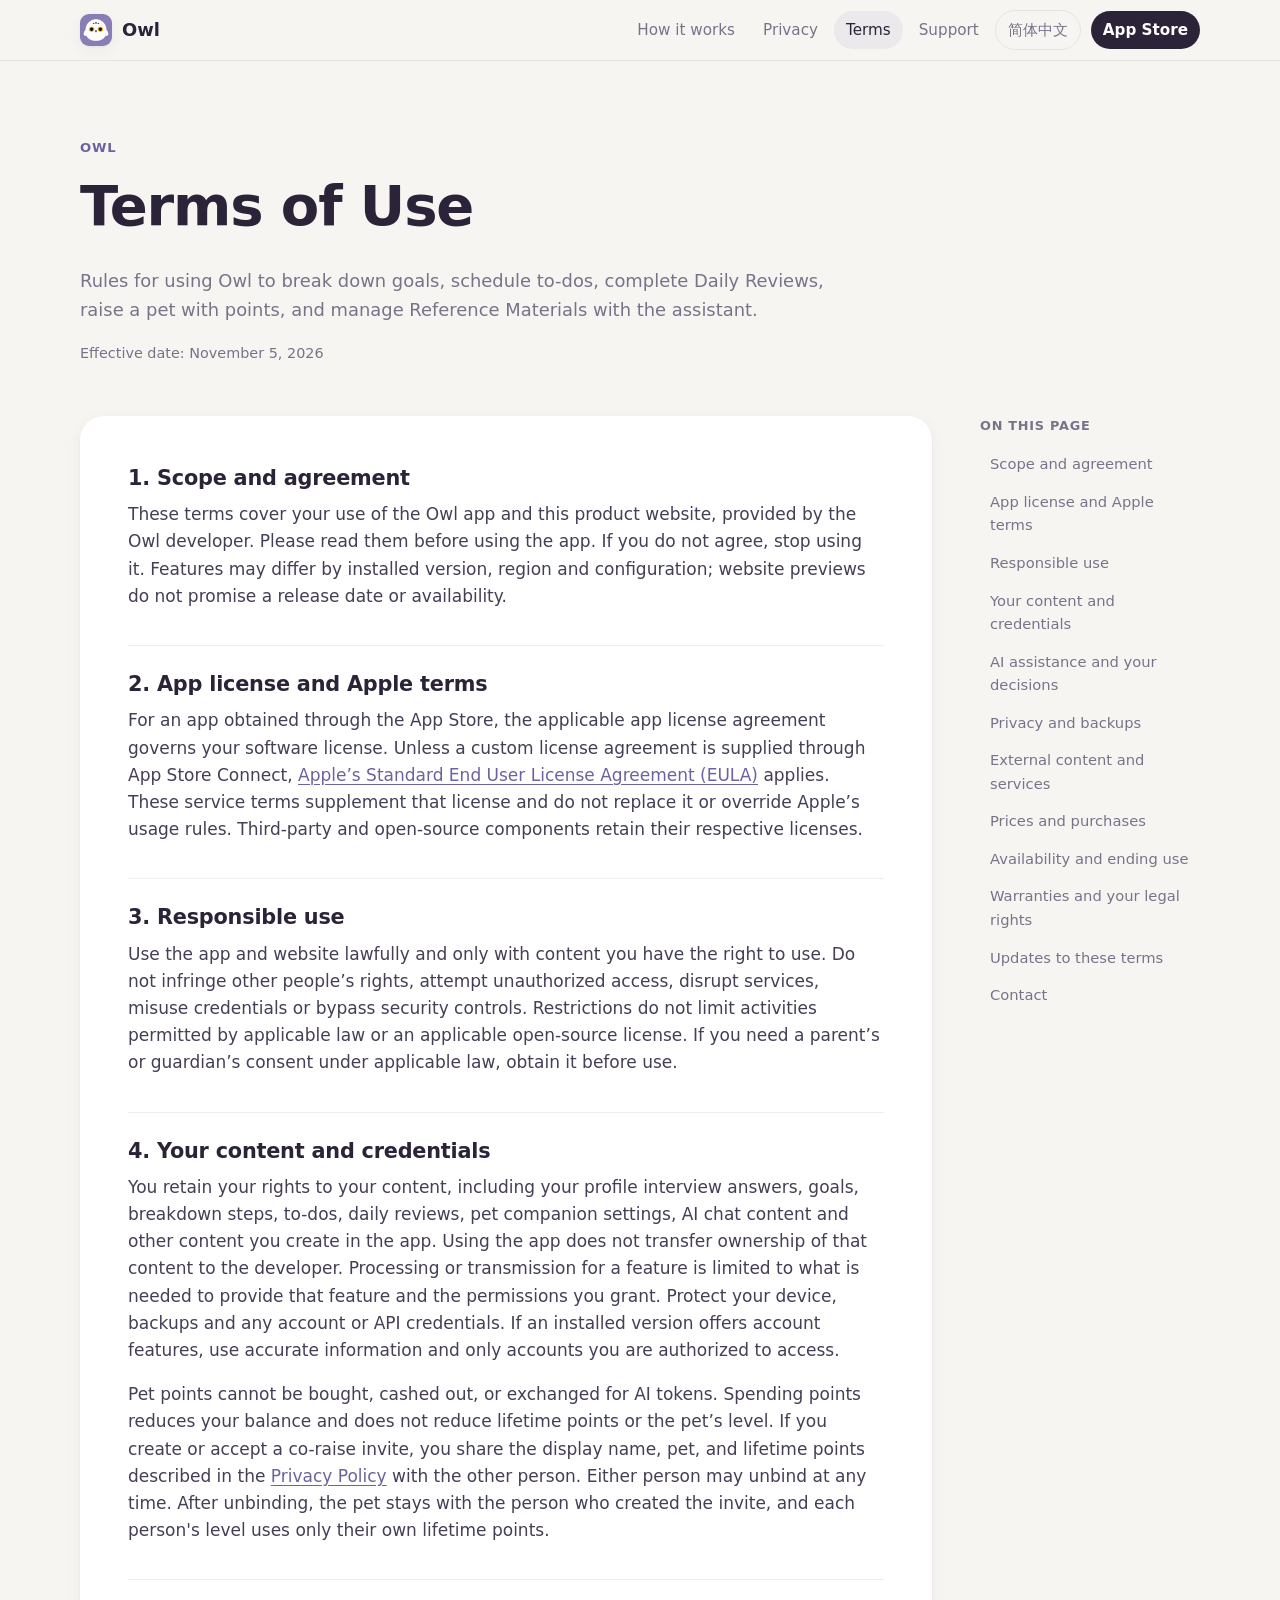
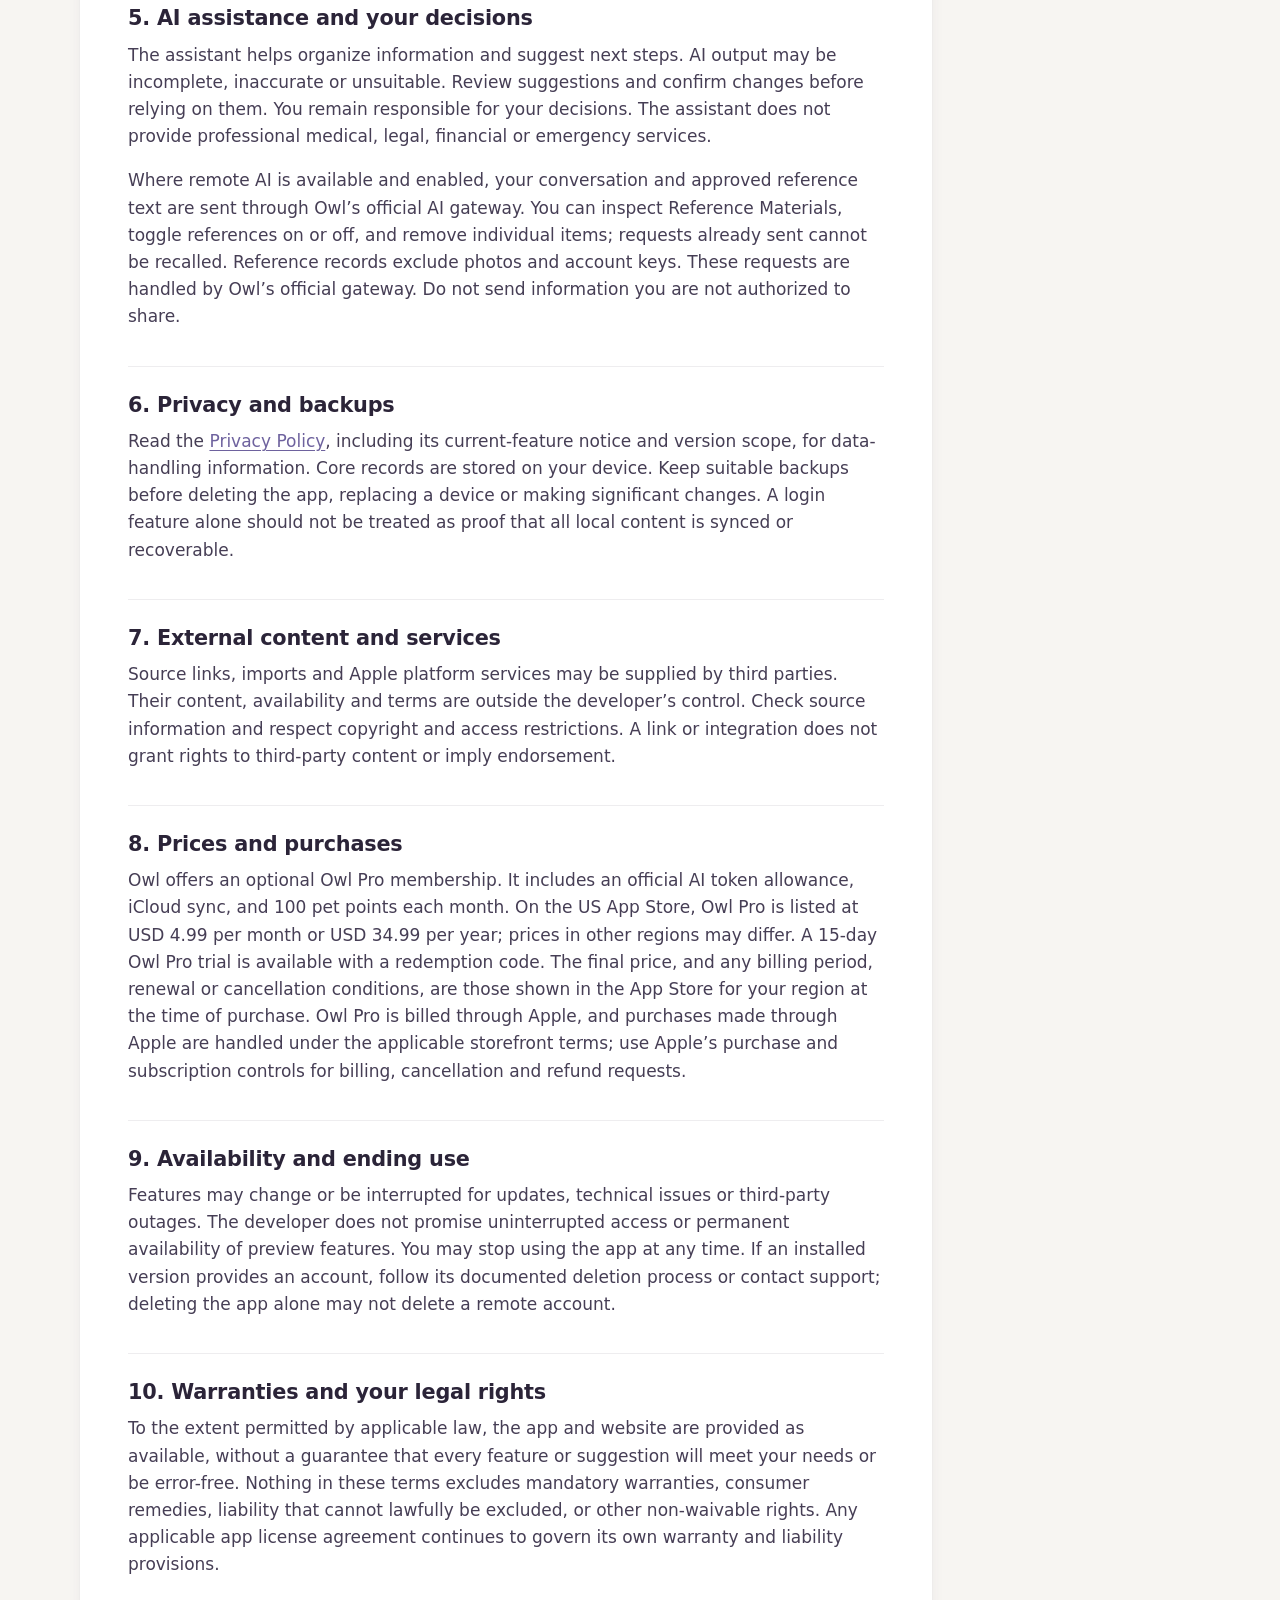
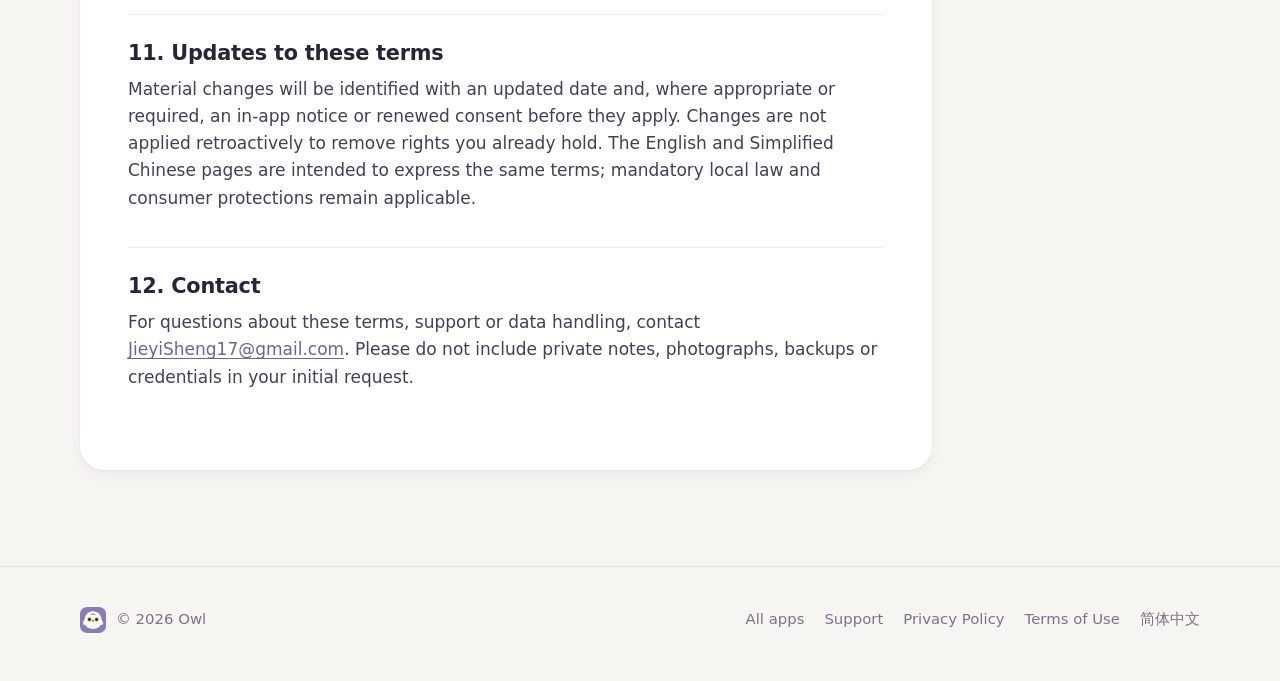
<file: terms/index.html>
<!DOCTYPE html>
<html lang="en">
<head>
  <meta charset="utf-8">
  <meta name="viewport" content="width=device-width, initial-scale=1">
  <meta http-equiv="Content-Security-Policy" content="default-src 'self'; img-src 'self' data:; style-src 'self'; script-src 'self'; font-src 'self'; connect-src 'self'; frame-src 'none'; object-src 'none'; base-uri 'self'; form-action 'none'">
  <title>Terms of Use — Owl</title>
  <meta name="description" content="Terms of Use for Owl: personal content, AI assistance, backups, third-party services and responsible use.">
  <meta name="theme-color" content="#F7F5F2">
  <link rel="canonical" href="https://vvsherryvv.github.io/terms/">
  <link rel="alternate" hreflang="en" href="https://vvsherryvv.github.io/terms/">
  <link rel="alternate" hreflang="zh-Hans" href="https://vvsherryvv.github.io/zh/terms/">
  <link rel="alternate" hreflang="x-default" href="https://vvsherryvv.github.io/terms/">
  <meta property="og:title" content="Terms of Use — Owl">
  <meta property="og:description" content="Terms of Use for Owl: personal content, AI assistance, backups, third-party services and responsible use.">
  <meta property="og:type" content="website">
  <meta property="og:url" content="https://vvsherryvv.github.io/terms/">
  <meta property="og:image" content="https://vvsherryvv.github.io/assets/social/og-owl.jpg">
  <meta name="twitter:card" content="summary_large_image">
  <meta name="twitter:title" content="Terms of Use — Owl">
  <meta name="twitter:description" content="Terms of Use for Owl: personal content, AI assistance, backups, third-party services and responsible use.">
  <meta name="twitter:image" content="https://vvsherryvv.github.io/assets/social/og-owl.jpg">
  <link rel="icon" href="/assets/images/favicon.png" type="image/png">
  <link rel="apple-touch-icon" href="/apple-touch-icon.png">
  <link rel="stylesheet" href="/assets/css/site.css?v=20261030">
</head>
<body>
  <a class="skip-link" href="#main-content">Skip to content</a>
  <header class="site-header">
    <div class="shell nav-wrap">
      <a class="brand" href="/owl/" aria-label="Owl home"><img src="/assets/images/app-icon.png" width="256" height="256" alt=""><span>Owl</span></a>
      <nav class="site-nav" aria-label="Primary navigation"><a class="nav-section" href="/owl/#features">How it works</a><a class="nav-section" href="/privacy/">Privacy</a><a class="nav-section" href="/terms/" aria-current="page">Terms</a><a class="nav-section" href="/support/">Support</a><a class="language-link" href="/zh/terms/" lang="zh-Hans" hreflang="zh-Hans">简体中文</a><a class="nav-cta" href="https://apps.apple.com/cn/app/id6829596943">App Store</a></nav>
    </div>
  </header>
  <main id="main-content" class="shell">
    <header class="page-hero"><p class="eyebrow">Owl</p><h1>Terms of Use</h1><p class="lede">Rules for using Owl to break down goals, schedule to-dos, complete Daily Reviews, raise a pet with points, and manage Reference Materials with the assistant.</p><p class="effective-date">Effective date: November 5, 2026</p></header>
    <div class="legal-layout">
      <article class="legal-content">
        <section id="scope"><h2>1. Scope and agreement</h2><p>These terms cover your use of the Owl app and this product website, provided by the Owl developer. Please read them before using the app. If you do not agree, stop using it. Features may differ by installed version, region and configuration; website previews do not promise a release date or availability.</p></section>
        <section id="license"><h2>2. App license and Apple terms</h2><p>For an app obtained through the App Store, the applicable app license agreement governs your software license. Unless a custom license agreement is supplied through App Store Connect, <a href="https://www.apple.com/legal/internet-services/itunes/dev/stdeula/">Apple’s Standard End User License Agreement (EULA)</a> applies. These service terms supplement that license and do not replace it or override Apple’s usage rules. Third-party and open-source components retain their respective licenses.</p></section>
        <section id="use"><h2>3. Responsible use</h2><p>Use the app and website lawfully and only with content you have the right to use. Do not infringe other people’s rights, attempt unauthorized access, disrupt services, misuse credentials or bypass security controls. Restrictions do not limit activities permitted by applicable law or an applicable open-source license. If you need a parent’s or guardian’s consent under applicable law, obtain it before use.</p></section>
        <section id="content"><h2>4. Your content and credentials</h2><p>You retain your rights to your content, including your profile interview answers, goals, breakdown steps, to-dos, daily reviews, pet companion settings, AI chat content and other content you create in the app. Using the app does not transfer ownership of that content to the developer. Processing or transmission for a feature is limited to what is needed to provide that feature and the permissions you grant. Protect your device, backups and any account or API credentials. If an installed version offers account features, use accurate information and only accounts you are authorized to access.</p><p>Pet points cannot be bought, cashed out, or exchanged for AI tokens. Spending points reduces your balance and does not reduce lifetime points or the pet’s level. If you create or accept a co-raise invite, you share the display name, pet, and lifetime points described in the <a href="/privacy/">Privacy Policy</a> with the other person. Either person may unbind at any time. After unbinding, the pet stays with the person who created the invite, and each person's level uses only their own lifetime points.</p></section>
        <section id="ai"><h2>5. AI assistance and your decisions</h2><p>The assistant helps organize information and suggest next steps. AI output may be incomplete, inaccurate or unsuitable. Review suggestions and confirm changes before relying on them. You remain responsible for your decisions. The assistant does not provide professional medical, legal, financial or emergency services.</p><p>Where remote AI is available and enabled, your conversation and approved reference text are sent through Owl’s official AI gateway. You can inspect Reference Materials, toggle references on or off, and remove individual items; requests already sent cannot be recalled. Reference records exclude photos and account keys. These requests are handled by Owl’s official gateway. Do not send information you are not authorized to share.</p></section>
        <section id="privacy"><h2>6. Privacy and backups</h2><p>Read the <a href="/privacy/">Privacy Policy</a>, including its current-feature notice and version scope, for data-handling information. Core records are stored on your device. Keep suitable backups before deleting the app, replacing a device or making significant changes. A login feature alone should not be treated as proof that all local content is synced or recoverable.</p></section>
        <section id="third-parties"><h2>7. External content and services</h2><p>Source links, imports and Apple platform services may be supplied by third parties. Their content, availability and terms are outside the developer’s control. Check source information and respect copyright and access restrictions. A link or integration does not grant rights to third-party content or imply endorsement.</p></section>
        <section id="payments"><h2>8. Prices and purchases</h2><p>Owl offers an optional Owl Pro membership. It includes an official AI token allowance, iCloud sync, and 100 pet points each month. On the US App Store, Owl Pro is listed at USD 4.99 per month or USD 34.99 per year; prices in other regions may differ. A 15-day Owl Pro trial is available with a redemption code. The final price, and any billing period, renewal or cancellation conditions, are those shown in the App Store for your region at the time of purchase. Owl Pro is billed through Apple, and purchases made through Apple are handled under the applicable storefront terms; use Apple’s purchase and subscription controls for billing, cancellation and refund requests.</p></section>
        <section id="availability"><h2>9. Availability and ending use</h2><p>Features may change or be interrupted for updates, technical issues or third-party outages. The developer does not promise uninterrupted access or permanent availability of preview features. You may stop using the app at any time. If an installed version provides an account, follow its documented deletion process or contact support; deleting the app alone may not delete a remote account.</p></section>
        <section id="rights"><h2>10. Warranties and your legal rights</h2><p>To the extent permitted by applicable law, the app and website are provided as available, without a guarantee that every feature or suggestion will meet your needs or be error-free. Nothing in these terms excludes mandatory warranties, consumer remedies, liability that cannot lawfully be excluded, or other non-waivable rights. Any applicable app license agreement continues to govern its own warranty and liability provisions.</p></section>
        <section id="changes"><h2>11. Updates to these terms</h2><p>Material changes will be identified with an updated date and, where appropriate or required, an in-app notice or renewed consent before they apply. Changes are not applied retroactively to remove rights you already hold. The English and Simplified Chinese pages are intended to express the same terms; mandatory local law and consumer protections remain applicable.</p></section>
        <section id="contact"><h2>12. Contact</h2><p>For questions about these terms, support or data handling, contact <a href="mailto:JieyiSheng17@gmail.com">JieyiSheng17@gmail.com</a>. Please do not include private notes, photographs, backups or credentials in your initial request.</p></section>
      </article>
      <nav class="side-nav" aria-label="Terms of Use"><strong>On this page</strong><a href="#scope">Scope and agreement</a><a href="#license">App license and Apple terms</a><a href="#use">Responsible use</a><a href="#content">Your content and credentials</a><a href="#ai">AI assistance and your decisions</a><a href="#privacy">Privacy and backups</a><a href="#third-parties">External content and services</a><a href="#payments">Prices and purchases</a><a href="#availability">Availability and ending use</a><a href="#rights">Warranties and your legal rights</a><a href="#changes">Updates to these terms</a><a href="#contact">Contact</a></nav>
    </div>
  </main>
  <footer class="site-footer">
    <div class="shell footer-wrap">
      <p class="footer-brand"><img src="/assets/images/app-icon.png" width="256" height="256" alt=""><span>© 2026 Owl</span></p>
      <nav class="footer-links" aria-label="Footer navigation"><a href="/">All apps</a><a href="/support/">Support</a><a href="/privacy/">Privacy Policy</a><a href="/terms/" aria-current="page">Terms of Use</a><a href="/zh/terms/" lang="zh-Hans" hreflang="zh-Hans">简体中文</a></nav>
    </div>
  </footer>
</body>
</html>
</file>
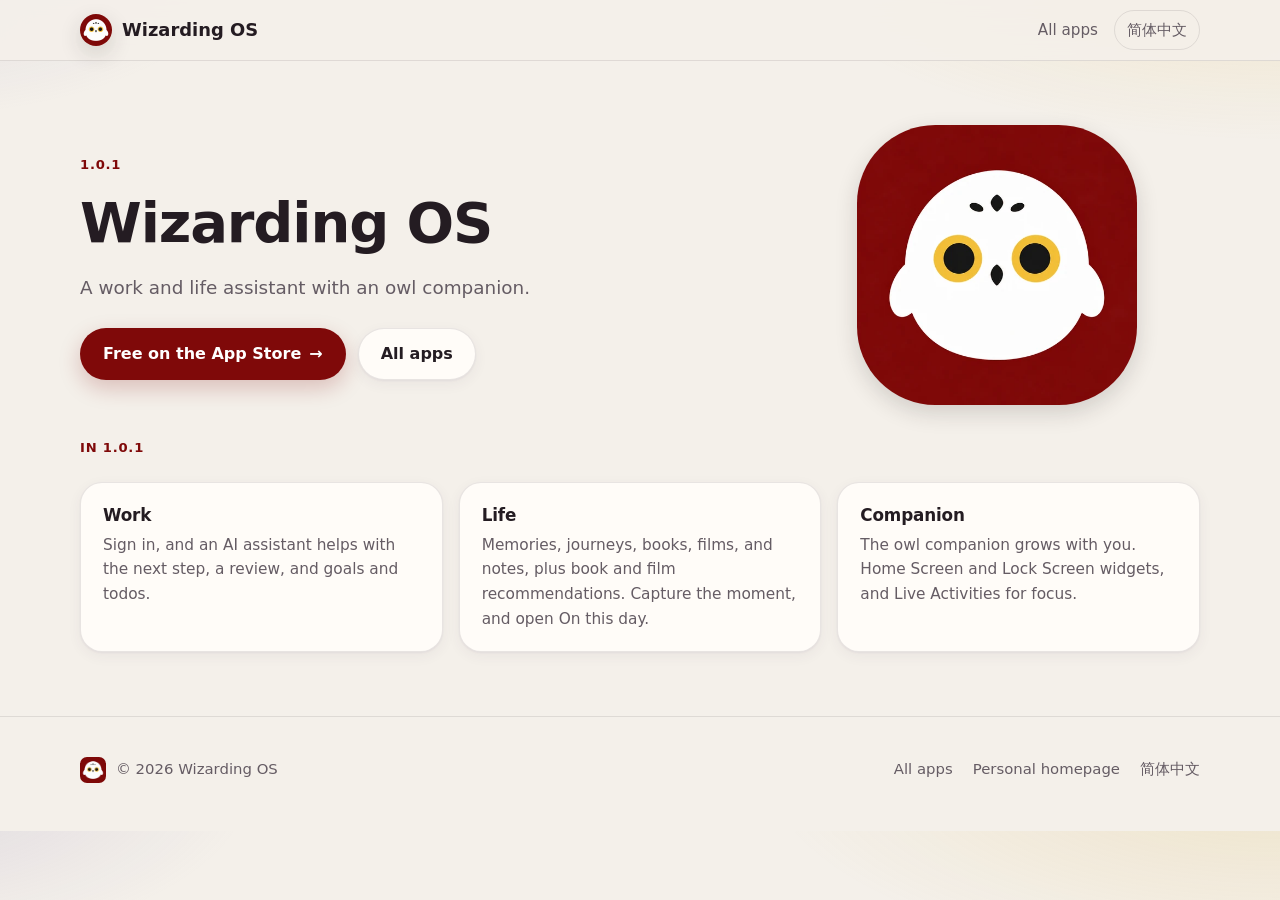
<file: wizarding-os/index.html>
<!DOCTYPE html>
<html lang="en">
<head>
  <meta charset="utf-8">
  <meta name="viewport" content="width=device-width, initial-scale=1">
  <meta http-equiv="Content-Security-Policy" content="default-src 'self'; img-src 'self' data:; style-src 'self'; script-src 'self'; font-src 'self'; connect-src 'self'; frame-src 'none'; object-src 'none'; base-uri 'self'; form-action 'none'">
  <title>Wizarding OS 1.0.1 — Work and life assistant</title>
  <meta name="description" content="Wizarding OS 1.0.1 is a work and life assistant with an owl companion. Sign in for an AI assistant that helps with work and life. Free on the App Store.">
  <meta name="theme-color" content="#7F0909">
  <link rel="canonical" href="https://vvsherryvv.github.io/wizarding-os/">
  <link rel="alternate" hreflang="en" href="https://vvsherryvv.github.io/wizarding-os/">
  <link rel="alternate" hreflang="zh-Hans" href="https://vvsherryvv.github.io/zh/wizarding-os/">
  <link rel="alternate" hreflang="x-default" href="https://vvsherryvv.github.io/wizarding-os/">
  <meta property="og:title" content="Wizarding OS 1.0.1 — Work and life assistant">
  <meta property="og:description" content="A work and life assistant with an owl companion. An AI assistant helps with work and life. Free on the App Store.">
  <meta property="og:type" content="website">
  <meta property="og:url" content="https://vvsherryvv.github.io/wizarding-os/">
  <meta property="og:image" content="https://vvsherryvv.github.io/assets/images/wizarding-os-icon-512.webp">
  <meta property="og:image:width" content="512">
  <meta property="og:image:height" content="512">
  <meta property="og:locale" content="en_US">
  <meta property="og:locale:alternate" content="zh_CN">
  <meta name="twitter:card" content="summary">
  <meta name="twitter:title" content="Wizarding OS 1.0.1 — Work and life assistant">
  <meta name="twitter:description" content="A work and life assistant with an owl companion. An AI assistant helps with work and life. Free on the App Store.">
  <meta name="twitter:image" content="https://vvsherryvv.github.io/assets/images/wizarding-os-icon-512.webp">
  <link rel="icon" href="/assets/images/wizarding-os-icon-64.png" type="image/png">
  <link rel="apple-touch-icon" href="/assets/images/wizarding-os-apple-touch.png">
  <link rel="stylesheet" href="/assets/css/site.css?v=20261104">
  <link rel="stylesheet" href="/assets/css/portal.css?v=20261104">
</head>
<body class="wos">
  <a class="skip-link" href="#main-content">Skip to content</a>
  <header class="site-header">
    <div class="shell nav-wrap">
      <a class="brand" href="/wizarding-os/"><img src="/assets/images/wizarding-os-icon-256.webp" width="256" height="256" alt=""><span>Wizarding OS</span></a>
      <nav class="site-nav" aria-label="Primary navigation">
        <a href="/">All apps</a>
        <a class="language-link" href="/zh/wizarding-os/" lang="zh-Hans" hreflang="zh-Hans">简体中文</a>
      </nav>
    </div>
  </header>

  <main id="main-content">
    <div class="shell">
      <section class="wos-hero">
        <div>
          <p class="eyebrow">1.0.1</p>
          <h1>Wizarding OS</h1>
          <p class="lede">A work and life assistant with an owl companion.</p>
          <div class="actions">
            <a class="button wos-cta" href="https://apps.apple.com/app/id6790730397">Free on the App Store <span class="arrow" aria-hidden="true">→</span></a>
            <a class="button" href="/">All apps</a>
          </div>
        </div>
        <img class="wos-hero-icon" src="/assets/images/wizarding-os-icon-512.webp" width="512" height="512" alt="Wizarding OS app icon, an owl on deep red">
      </section>

      <section aria-labelledby="in-the-app">
        <h2 id="in-the-app" class="eyebrow">In 1.0.1</h2>
        <ul class="fact-grid">
          <li>
            <h3>Work</h3>
            <p>Sign in, and an AI assistant helps with the next step, a review, and goals and todos.</p>
          </li>
          <li>
            <h3>Life</h3>
            <p>Memories, journeys, books, films, and notes, plus book and film recommendations. Capture the moment, and open On this day.</p>
          </li>
          <li>
            <h3>Companion</h3>
            <p>The owl companion grows with you. Home Screen and Lock Screen widgets, and Live Activities for focus.</p>
          </li>
        </ul>
      </section>
    </div>
  </main>

  <footer class="site-footer">
    <div class="shell footer-wrap">
      <p class="footer-brand"><img src="/assets/images/wizarding-os-icon-256.webp" width="256" height="256" alt=""><span>© 2026 Wizarding OS</span></p>
      <nav class="footer-links" aria-label="Footer navigation">
        <a href="/">All apps</a>
        <a href="/archive/">Personal homepage</a>
        <a href="/zh/wizarding-os/" lang="zh-Hans" hreflang="zh-Hans">简体中文</a>
      </nav>
    </div>
  </footer>
</body>
</html>
</file>
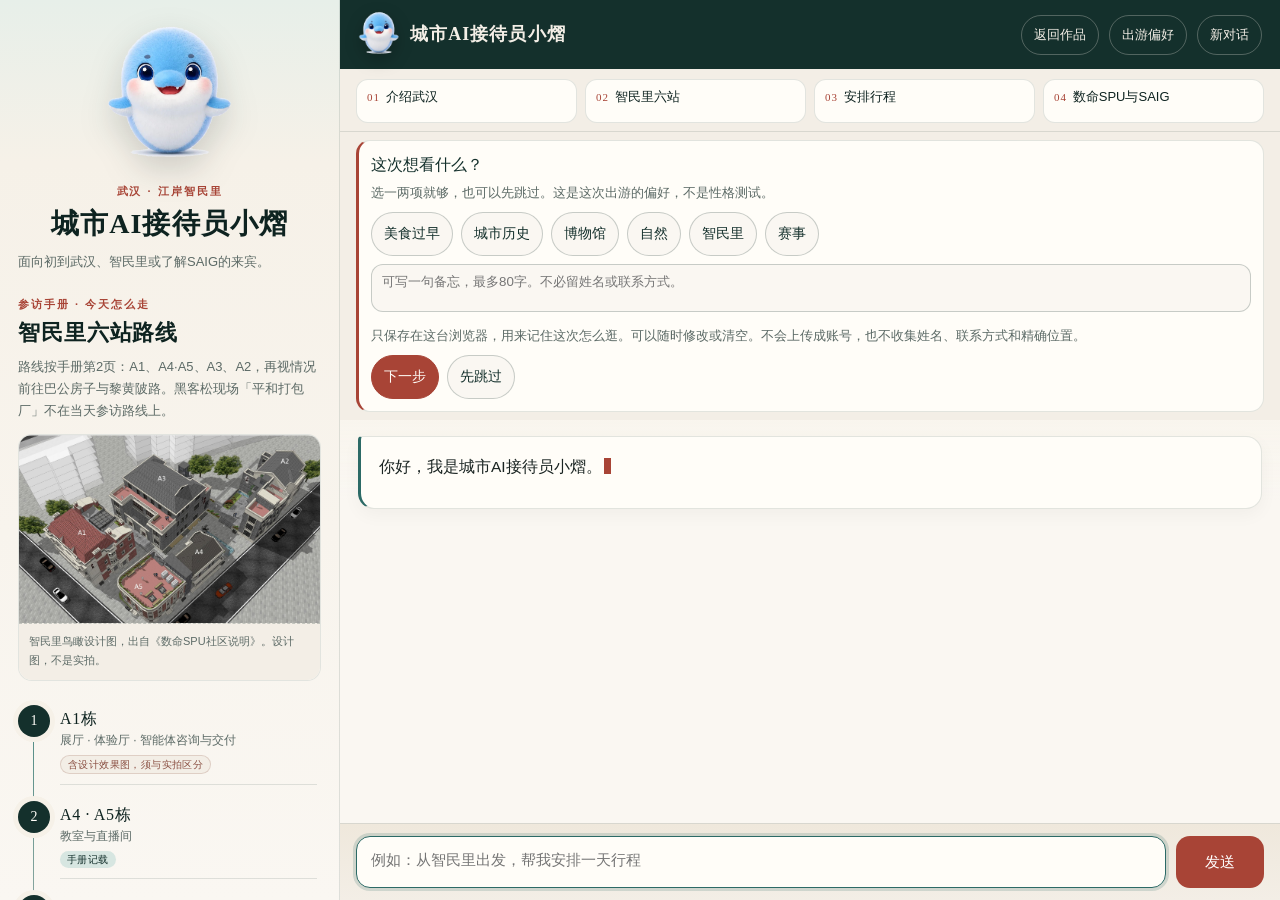
<file: wuhan-receptionist/index.html>
<!DOCTYPE html>
<html lang="zh-Hans">
<head>
  <meta charset="UTF-8" />
  <meta name="viewport" content="width=device-width, initial-scale=1, viewport-fit=cover, interactive-widget=resizes-content" />
  <meta name="color-scheme" content="light" />
  <meta name="description" content="武汉城市AI接待员。介绍武汉、智民里六站、可追问修改的短行程，以及数命SPU与SAIG。" />
  <meta name="theme-color" content="#14302c" />
  <meta http-equiv="Content-Security-Policy" content="default-src 'self'; img-src 'self' data:; style-src 'self'; script-src 'self'; font-src 'self'; connect-src 'self'; frame-src 'none'; object-src 'none'; base-uri 'self'; form-action 'none'" />
  <title>城市AI接待员小熠</title>
  <link rel="canonical" href="https://vvsherryvv.github.io/wuhan-receptionist/" />
  <link rel="icon" href="/assets/images/favicon.png" type="image/png" />
  <link rel="stylesheet" href="styles.css?v=20261117c" />
</head>
<body>
  <a class="skip" href="#input">跳到输入框</a>

  <div class="shell">
    <aside class="guide" id="guide" aria-labelledby="tourTitle">
      <div class="guide-brand">
        <img class="guide-mascot" src="assets/avatar-front-cutout.png" alt="赛题提供的蓝鲸豚形象正面" width="438" height="512" />
        <p class="eyebrow">武汉 · 江岸智民里</p>
        <h1>城市AI接待员小熠</h1>
        <p class="guide-lead">面向初到武汉、智民里或了解SAIG的来宾。</p>
      </div>

      <div class="guide-section">
        <p class="eyebrow">参访手册 · 今天怎么走</p>
        <h2 id="tourTitle">智民里六站路线</h2>
        <p class="section-lead">路线按手册第2页：A1、A4·A5、A3、A2，再视情况前往巴公房子与黎黄陂路。黑客松现场「平和打包厂」不在当天参访路线上。</p>

        <figure class="plan">
          <img src="assets/zhiminli-design.jpg" alt="智民里鸟瞰设计图，标注A1至A5栋相对位置，此为设计图而非实拍" width="1600" height="990" />
          <figcaption>智民里鸟瞰设计图，出自《数命SPU社区说明》。设计图，不是实拍。</figcaption>
        </figure>

        <ol class="route">
          <li>
            <button type="button" class="stop" data-send="A1栋是做什么的">
              <span class="stop-num">1</span>
              <span class="stop-body">
                <span class="stop-name">A1栋</span>
                <span class="stop-func">展厅 · 体验厅 · 智能体咨询与交付</span>
                <span class="badge badge-note">含设计效果图，须与实拍区分</span>
              </span>
            </button>
          </li>
          <li>
            <button type="button" class="stop" data-send="A4和A5栋是什么">
              <span class="stop-num">2</span>
              <span class="stop-body">
                <span class="stop-name">A4 · A5栋</span>
                <span class="stop-func">教室与直播间</span>
                <span class="badge badge-fact">手册记载</span>
              </span>
            </button>
          </li>
          <li>
            <button type="button" class="stop" data-send="A3栋是什么，是实景吗">
              <span class="stop-num">3</span>
              <span class="stop-body">
                <span class="stop-name">A3栋</span>
                <span class="stop-func">路演大厅 · 共享餐厅 · 共享会客室</span>
                <span class="badge badge-sketch">示意，以建成后为准</span>
              </span>
            </button>
          </li>
          <li>
            <button type="button" class="stop" data-send="A2栋是什么">
              <span class="stop-num">4</span>
              <span class="stop-body">
                <span class="stop-name">A2栋</span>
                <span class="stop-func">场景展示 · AI产品的博物馆</span>
                <span class="badge badge-fact">手册记载</span>
              </span>
            </button>
          </li>
          <li>
            <button type="button" class="stop" data-send="巴公房子能去吗？">
              <span class="stop-num">5</span>
              <span class="stop-body">
                <span class="stop-name">巴公房子</span>
                <span class="stop-func">机器人展与新品首发</span>
                <span class="badge badge-prep">还在筹备</span>
              </span>
            </button>
          </li>
          <li>
            <button type="button" class="stop" data-send="黎黄陂路的AI集市怎么安排">
              <span class="stop-num">6</span>
              <span class="stop-body">
                <span class="stop-name">黎黄陂路</span>
                <span class="stop-func">AI集市与OPC一人公司摊位</span>
                <span class="badge badge-plan">赛事期间计划</span>
              </span>
            </button>
          </li>
        </ol>

        <p class="tour-footnote">手册另有机器人咖啡厅专页，主题是「让AI有温度」，配图多为「示意图·AI生成」，不能当成已经营业的实拍现场。巴公房子需先说明筹备状态；黎黄陂路集市是赛事期间的计划，日常仍可把这条街作为历史街区来走。</p>

        <figure class="place">
          <img src="assets/zhiminli-photo.jpg" alt="智民里红砖楼实拍，可见灰石基座与深色窗框的历史建筑立面" width="1600" height="900" />
          <figcaption>智民里红砖楼实拍，出自《数命SPU社区说明》</figcaption>
        </figure>
      </div>

      <p class="guide-foot">资料冲突以《数命SPU社区智民里参访手册》为准，日程以官网最终公布为准。不提供实时路况、余票、报名或下单。</p>
    </aside>

    <button type="button" class="backdrop" id="guideBackdrop" aria-label="关闭六站导览" hidden></button>

    <main class="desk" id="desk" aria-labelledby="deskTitle">
      <header class="desk-rail">
        <div class="desk-identity">
          <img class="desk-mascot" src="assets/avatar-front-cutout.png" alt="" width="72" height="84" />
          <div>
            <strong id="deskTitle">城市AI接待员小熠</strong>
          </div>
        </div>
        <div class="desk-actions">
          <nav aria-label="页面导航"><a class="text-btn" href="/zh/#apps">返回作品</a></nav>
          <button type="button" class="text-btn" id="btnGuide" aria-expanded="false" aria-controls="guide">六站导览</button>
          <button type="button" class="text-btn" id="btnTrip" aria-expanded="false" aria-controls="trip">出游偏好</button>
          <button type="button" class="text-btn" id="btnReset">新对话</button>
        </div>
      </header>

      <div class="entries" aria-label="四项接待快捷入口">
        <button type="button" class="entry" data-send="介绍一下武汉"><span>01</span>介绍武汉</button>
        <button type="button" class="entry" data-send="智民里六站怎么走"><span>02</span>智民里六站</button>
        <button type="button" class="entry" data-send="从智民里出发，安排一天行程"><span>03</span>安排行程</button>
        <button type="button" class="entry" data-send="数命SPU是什么"><span>04</span>数命SPU与SAIG</button>
      </div>

      <section class="trip" id="trip" aria-label="这次怎么逛"></section>
      <div class="chips" id="chips" aria-label="快捷问题"></div>

      <div class="thread-wrap">
        <section class="thread" id="thread" aria-live="polite"></section>
        <button type="button" class="new-hint" id="newHint" hidden>有新回复，点此查看</button>
      </div>

      <div class="composer" id="composer">
        <label class="sr-only" for="input">输入问题</label>
        <textarea id="input" rows="1" maxlength="2000" placeholder="例如：从智民里出发，帮我安排一天行程" autocomplete="off"></textarea>
        <button type="button" id="btnSend">发送</button>
      </div>
    </main>
  </div>

  <script type="module" src="app.js?v=20261117c"></script>
</body>
</html>
</file>
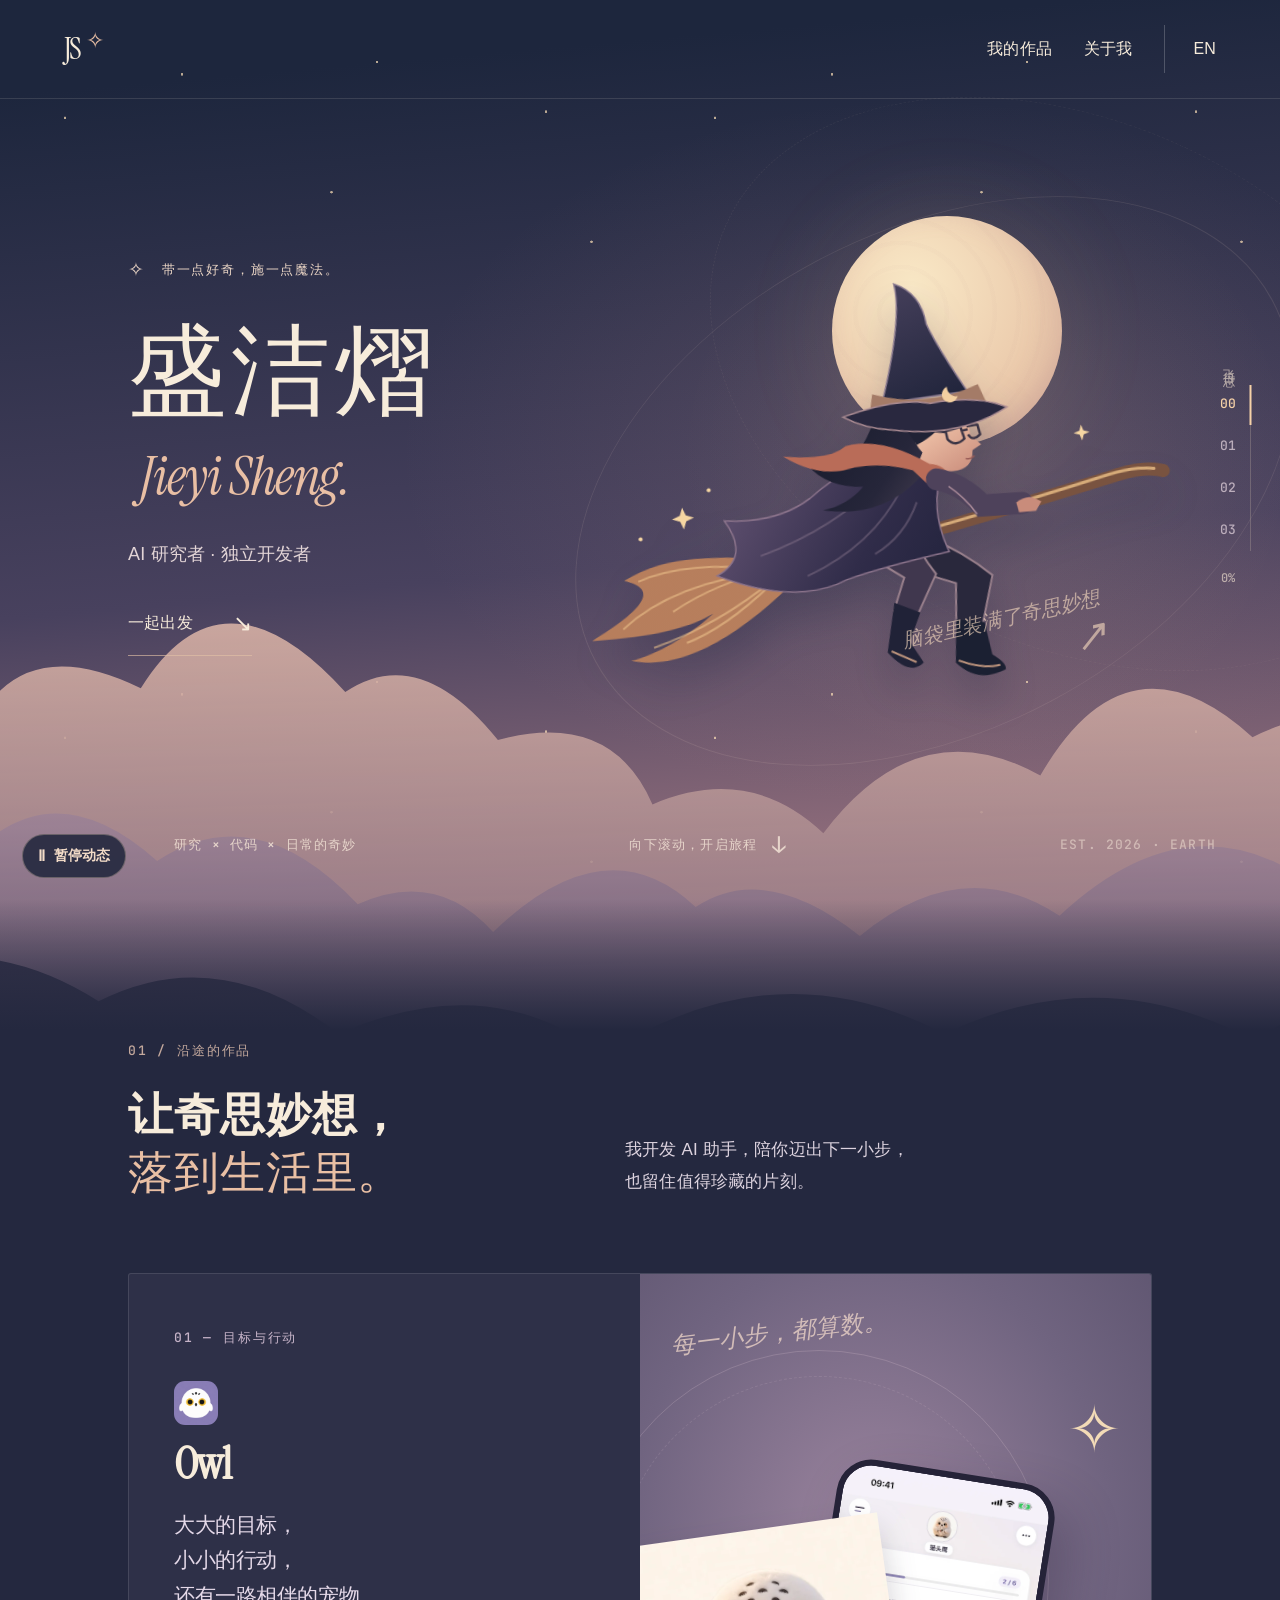
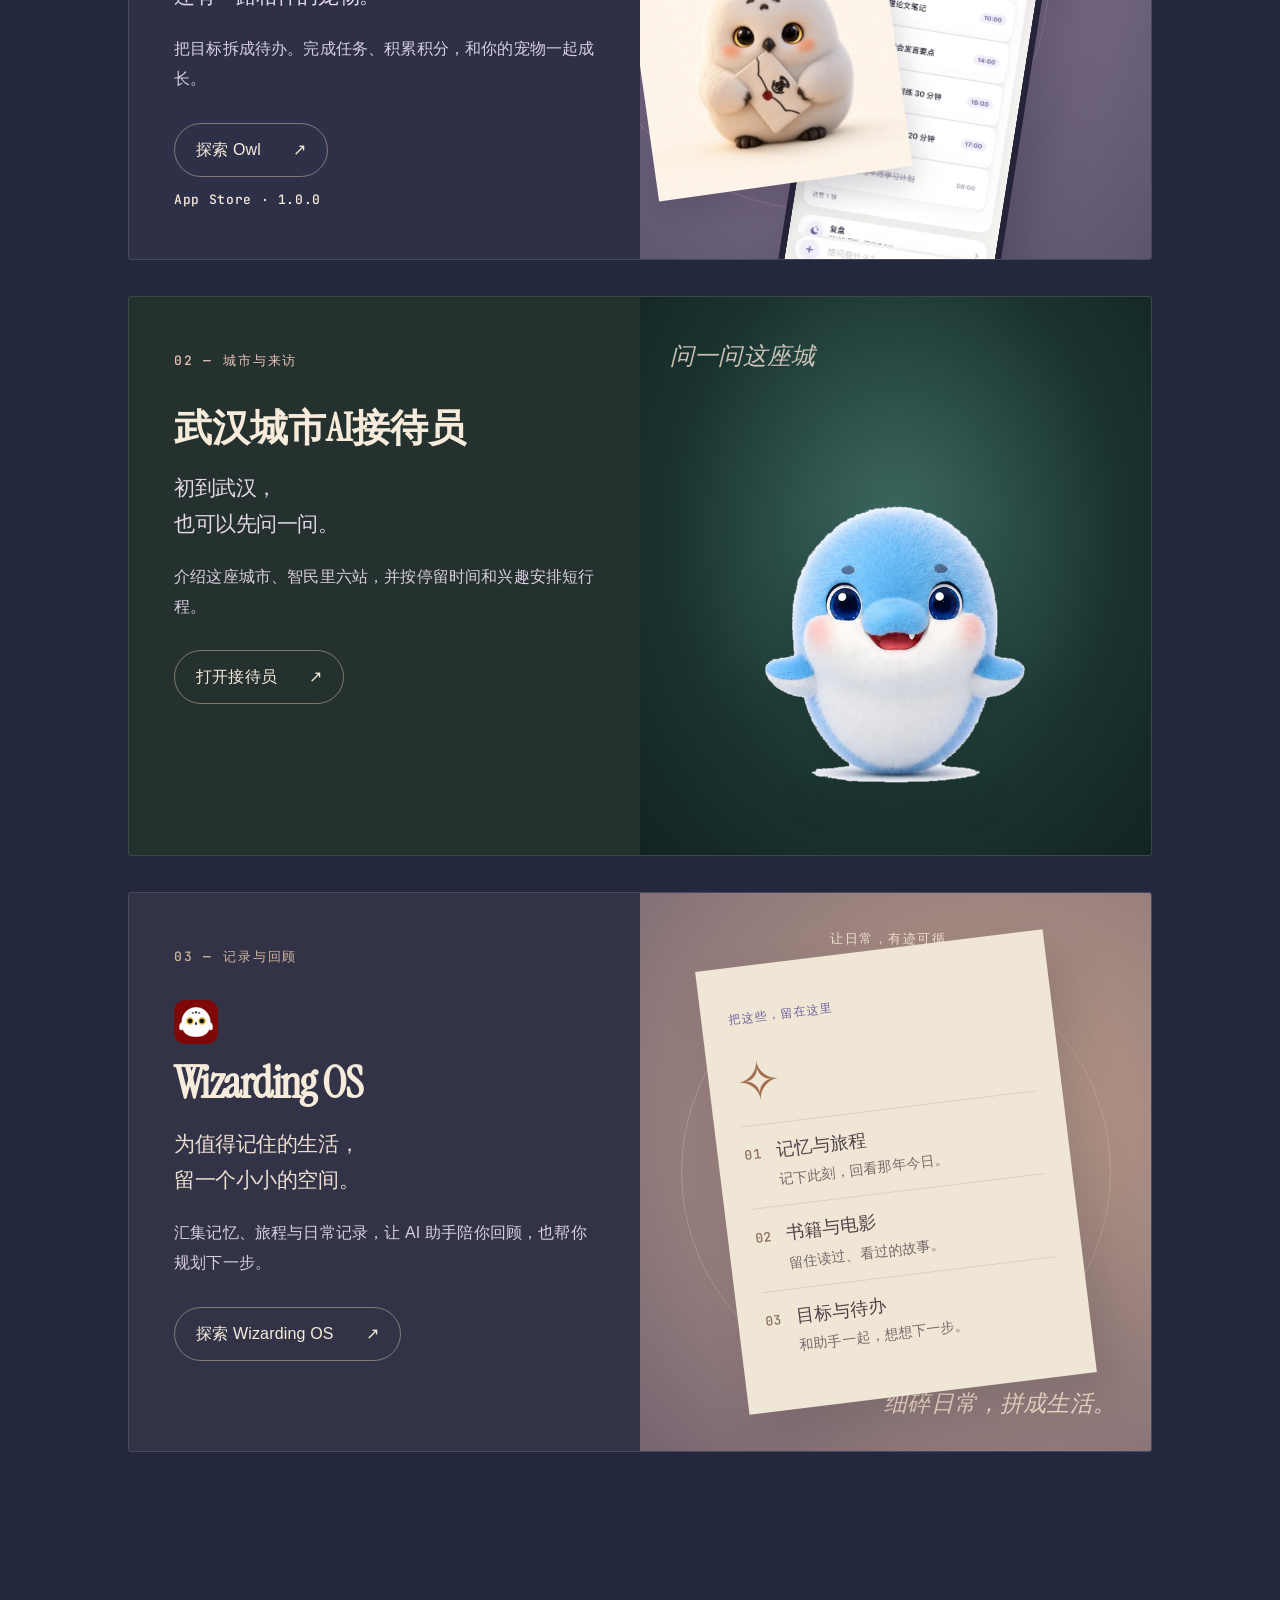
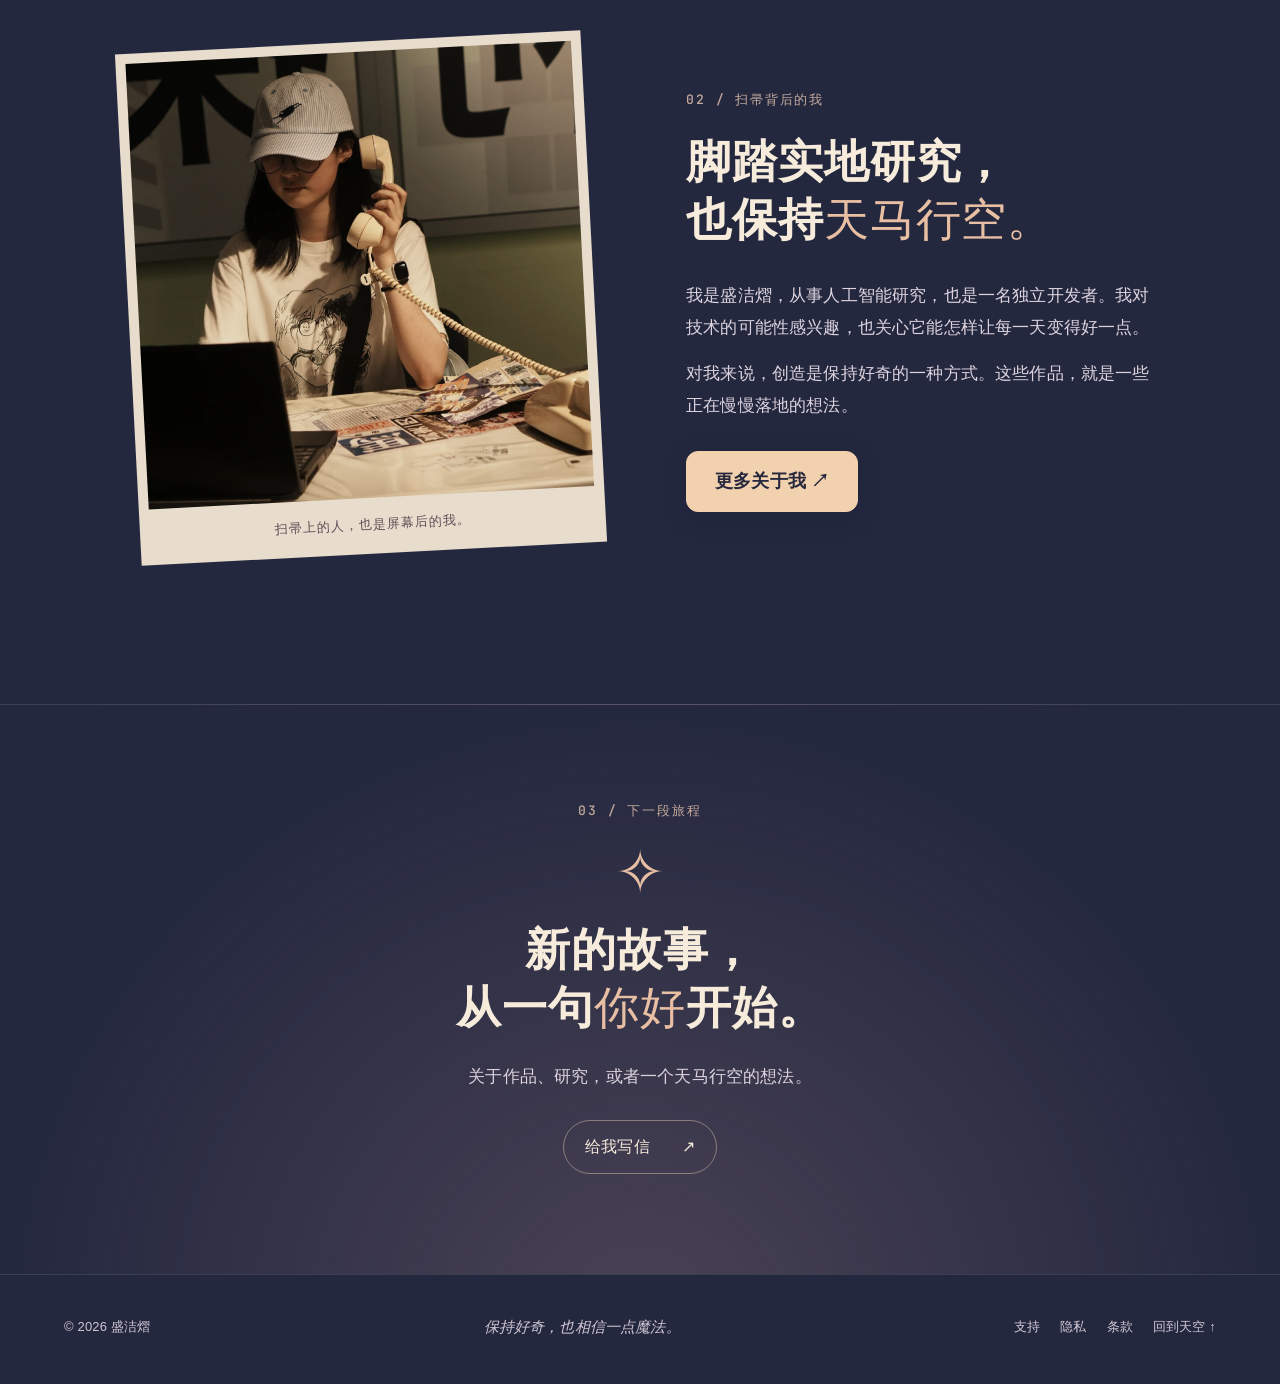
<file: zh/index.html>
<!DOCTYPE html>
<html lang="zh-Hans">
<head>
  <meta charset="utf-8">
  <meta name="viewport" content="width=device-width, initial-scale=1">
  <meta http-equiv="Content-Security-Policy" content="default-src 'self'; img-src 'self' data:; style-src 'self'; script-src 'self'; font-src 'self'; connect-src 'self'; frame-src 'none'; object-src 'none'; base-uri 'self'; form-action 'none'">
  <title>盛洁熠 — 独立开发者与 AI 研究者</title>
  <meta name="description" content="我是盛洁熠，从事人工智能研究，独立开发 Owl 与 Wizarding OS。探索用 AI 助手整理日常、推进计划。">
  <meta name="theme-color" content="#24283f">
  <link rel="canonical" href="https://vvsherryvv.github.io/zh/">
  <link rel="alternate" hreflang="en" href="https://vvsherryvv.github.io/">
  <link rel="alternate" hreflang="zh-Hans" href="https://vvsherryvv.github.io/zh/">
  <link rel="alternate" hreflang="x-default" href="https://vvsherryvv.github.io/">
  <meta property="og:title" content="盛洁熠 — 独立开发者与 AI 研究者">
  <meta property="og:description" content="我是盛洁熠，从事人工智能研究，独立开发 Owl 与 Wizarding OS。探索用 AI 助手整理日常、推进计划。">
  <meta property="og:type" content="website">
  <meta property="og:url" content="https://vvsherryvv.github.io/zh/">
  <meta property="og:locale" content="zh_CN">
  <meta property="og:locale:alternate" content="en_US">
  <meta name="twitter:card" content="summary">
  <meta name="twitter:title" content="盛洁熠 — 独立开发者与 AI 研究者">
  <meta name="twitter:description" content="我是盛洁熠，从事人工智能研究，独立开发 Owl 与 Wizarding OS。探索用 AI 助手整理日常、推进计划。">
  <link rel="icon" href="/assets/images/favicon.png" type="image/png">
  <link rel="apple-touch-icon" href="/apple-touch-icon.png">
  <link rel="stylesheet" href="/assets/css/site.css?v=20261105-2">
  <link rel="stylesheet" href="/assets/css/flight.css?v=20261116-1">
  <script src="/assets/js/flight.js?v=20261105-1" defer></script>
</head>
<body class="flight">
<a class="skip-link" href="#main-content">跳到主要内容</a>
<header class="flight-header">
  <a class="wordmark" href="/zh/" aria-label="盛洁熠，首页">JS<span aria-hidden="true">✧</span></a>
  <nav aria-label="主导航">
    <a href="#apps">我的作品</a><a href="#about">关于我</a>
    <a href="/" lang="en">EN</a>
  </nav>
</header>
<div class="sky" aria-hidden="true"><div class="stars"></div><div class="halo"></div><div class="moon"></div><div class="orbit orbit-one"></div><div class="orbit orbit-two"></div><img class="cloudscape" src="/assets/images/flight/clouds.svg" width="1600" height="800" alt=""></div>
<main id="main-content">
  <section class="flight-hero" id="takeoff" aria-labelledby="intro-title">
    <div class="hero-copy">
      <p class="eyebrow"><span class="tiny-star" aria-hidden="true">✧</span> 带一点好奇，施一点魔法。</p>
      <h1 id="intro-title">盛洁熠<span class="chinese-signature">Jieyi Sheng.</span></h1>
      <p class="hero-role">AI 研究者 · 独立开发者</p>
      <a class="takeoff-link" href="#apps">一起出发 <span aria-hidden="true">↘</span></a>
    </div>
    <div class="witch-flight"><img class="witch" src="/assets/images/flight/witch.svg" width="780" height="600" alt="女巫形象的盛洁熠，黑色长发、戴着眼镜，骑飞天扫帚穿过暮色天空。"><span class="flight-scribble" aria-hidden="true">脑袋里装满了奇思妙想<span>↗</span></span></div>
    <div class="hero-bottom"><span>研究 × 代码 × 日常的奇妙</span><a href="#apps">向下滚动，开启旅程 <span aria-hidden="true">↓</span></a><span class="coordinates">EST. 2026 · EARTH</span></div>
  </section>
  <section class="work-section" aria-labelledby="work-title">
    <div class="section-heading" id="apps"><p class="eyebrow">01 / 沿途的作品</p><h2 id="work-title">让奇思妙想，<br><em>落到生活里。</em></h2><p>我开发 AI 助手，陪你迈出下一小步，<br>也留住值得珍藏的片刻。</p></div>
    <article class="project project-owl" aria-labelledby="owl-title">
      <div class="project-copy"><p class="eyebrow">01 — 目标与行动</p><img class="app-mark" src="/assets/images/app-icon.png" width="256" height="256" alt=""><h3 id="owl-title">Owl</h3><p>大大的目标，<br>小小的行动，<br>还有一路相伴的宠物。</p><p class="project-detail">把目标拆成待办。完成任务、积累积分，和你的宠物一起成长。</p><a class="pill-link" href="/zh/owl/">探索 Owl <span aria-hidden="true">↗</span></a><a class="project-status" href="https://apps.apple.com/cn/app/id6829596943" aria-label="在 App Store 获取 Owl">App Store · 1.0.0</a></div>
      <div class="owl-art"><span class="art-orbit" aria-hidden="true"></span><span class="art-note" aria-hidden="true">每一小步，都算数。</span><img class="owl-pet" src="/assets/images/pets/pet-owl-512.webp" width="512" height="512" alt="Owl 猫头鹰伙伴" loading="lazy"><div class="phone-preview"><img src="/assets/screens/home.webp" width="900" height="1957" alt="Owl 助手与今日待办" loading="lazy"></div><span class="art-spark" aria-hidden="true">✧</span></div>
    </article>
    <article class="project project-wuhan" aria-labelledby="wuhan-title">
      <div class="project-copy"><p class="eyebrow">02 — 城市与来访</p><h3 id="wuhan-title">武汉城市AI接待员</h3><p>初到武汉，<br>也可以先问一问。</p><p class="project-detail">介绍这座城市、智民里六站，并按停留时间和兴趣安排短行程。</p><a class="pill-link" href="/wuhan-receptionist/">打开接待员 <span aria-hidden="true">↗</span></a></div>
      <div class="wuhan-art"><span class="wuhan-note" aria-hidden="true">问一问这座城</span><img src="/wuhan-receptionist/assets/avatar-front-cutout.png" width="438" height="512" alt="蓝鲸豚形象的武汉城市AI接待员" loading="lazy"></div>
    </article>
    <article class="project project-wos" aria-labelledby="wos-title">
      <div class="project-copy"><p class="eyebrow">03 — 记录与回顾</p><img class="app-mark" src="/assets/images/wizarding-os-icon-256.webp" width="256" height="256" alt=""><h3 id="wos-title">Wizarding OS</h3><p>为值得记住的生活，<br>留一个小小的空间。</p><p class="project-detail">汇集记忆、旅程与日常记录，让 AI 助手陪你回顾，也帮你规划下一步。</p><a class="pill-link" href="/zh/wizarding-os/">探索 Wizarding OS <span aria-hidden="true">↗</span></a></div>
      <div class="memory-art"><div class="memory-orbit" aria-hidden="true"></div><p class="memory-caption">让日常，有迹可循。</p><div class="memory-sheet"><span class="eyebrow">把这些，留在这里</span><span class="memory-star" aria-hidden="true">✧</span><div><span>01</span><p>记忆与旅程<small>记下此刻，回看那年今日。</small></p></div><div><span>02</span><p>书籍与电影<small>留住读过、看过的故事。</small></p></div><div><span>03</span><p>目标与待办<small>和助手一起，想想下一步。</small></p></div></div><span class="memory-footnote" aria-hidden="true">细碎日常，拼成生活。</span></div>
    </article>
  </section>
  <section class="about-section" id="about" aria-labelledby="about-title"><div class="about-photo"><img src="/archive/assets/photos/portrait-01.webp" width="1800" height="1200" alt="盛洁熠坐在桌旁，手里拿着电话" loading="lazy"><span>扫帚上的人，也是屏幕后的我。</span></div><div class="about-copy"><p class="eyebrow">02 / 扫帚背后的我</p><h2 id="about-title">脚踏实地研究，<br>也保持<em>天马行空。</em></h2><p>我是盛洁熠，从事人工智能研究，也是一名独立开发者。我对技术的可能性感兴趣，也关心它能怎样让每一天变得好一点。</p><p>对我来说，创造是保持好奇的一种方式。这些作品，就是一些正在慢慢落地的想法。</p><a class="about-button" href="/archive/">更多关于我 ↗</a></div></section>
  <section class="contact-section" id="contact" aria-labelledby="contact-title"><p class="eyebrow">03 / 下一段旅程</p><span class="contact-star" aria-hidden="true">✧</span><h2 id="contact-title">新的故事，<br>从一句<em>你好</em>开始。</h2><p>关于作品、研究，或者一个天马行空的想法。</p><a class="pill-link" href="mailto:2689868116@qq.com">给我写信 <span aria-hidden="true">↗</span></a></section>
</main>
<aside class="flight-instruments" aria-label="飞行航线"><span class="instrument-label">飞行日志</span><nav aria-label="前往目的地"><a href="#takeoff" aria-label="起飞" aria-current="location"><span>00</span></a><a href="#apps" aria-label="我的作品"><span>01</span></a><a href="#about" aria-label="关于我"><span>02</span></a><a href="#contact" aria-label="联系"><span>03</span></a></nav><span class="route-progress">0%</span></aside>
<button class="motion-toggle" type="button" aria-pressed="false" data-pause="暂停动态" data-resume="恢复动态"><span aria-hidden="true">Ⅱ</span><span class="motion-label">暂停动态</span></button>
<footer class="flight-footer"><span>© 2026 盛洁熠</span><span class="footer-message">保持好奇，也相信一点魔法。</span><nav aria-label="页脚导航"><a href="/zh/support/">支持</a><a href="/zh/privacy/">隐私</a><a href="/zh/terms/">条款</a><a href="#takeoff">回到天空 ↑</a></nav></footer>
</body></html>
</file>
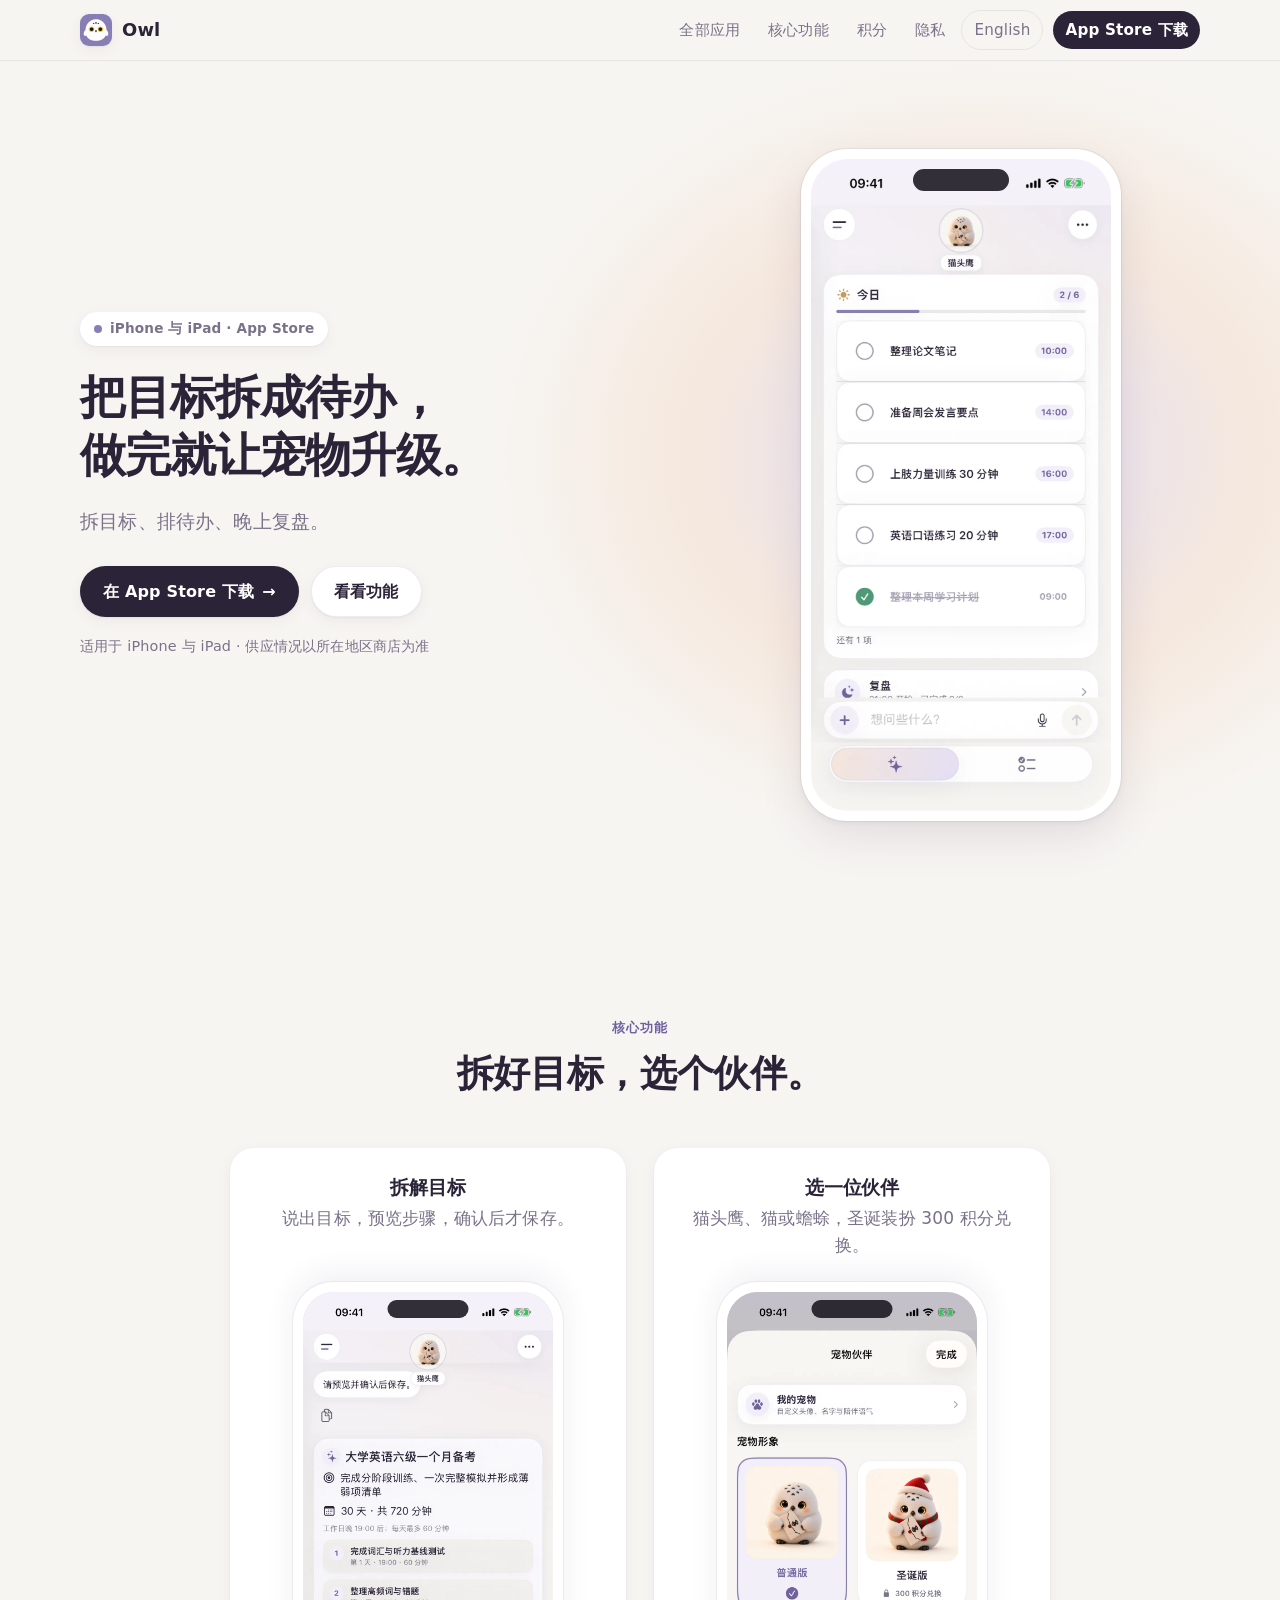
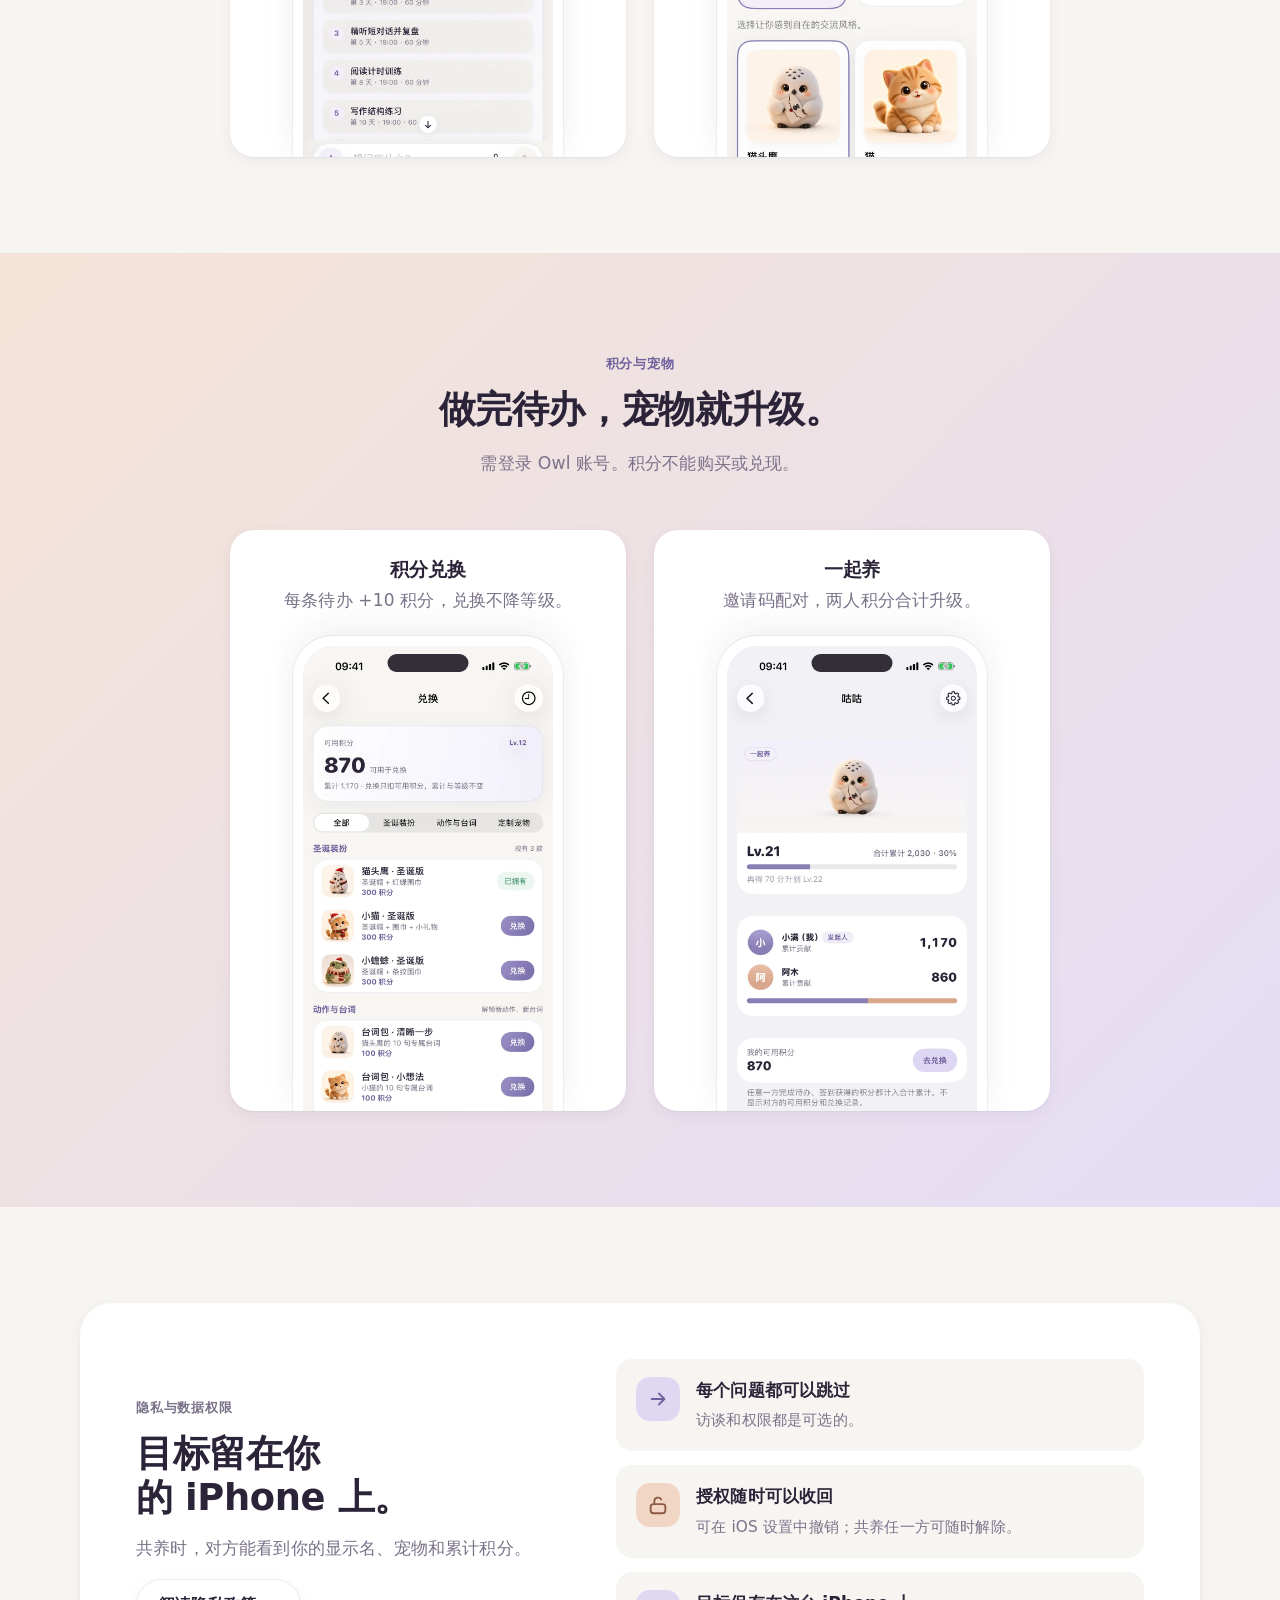
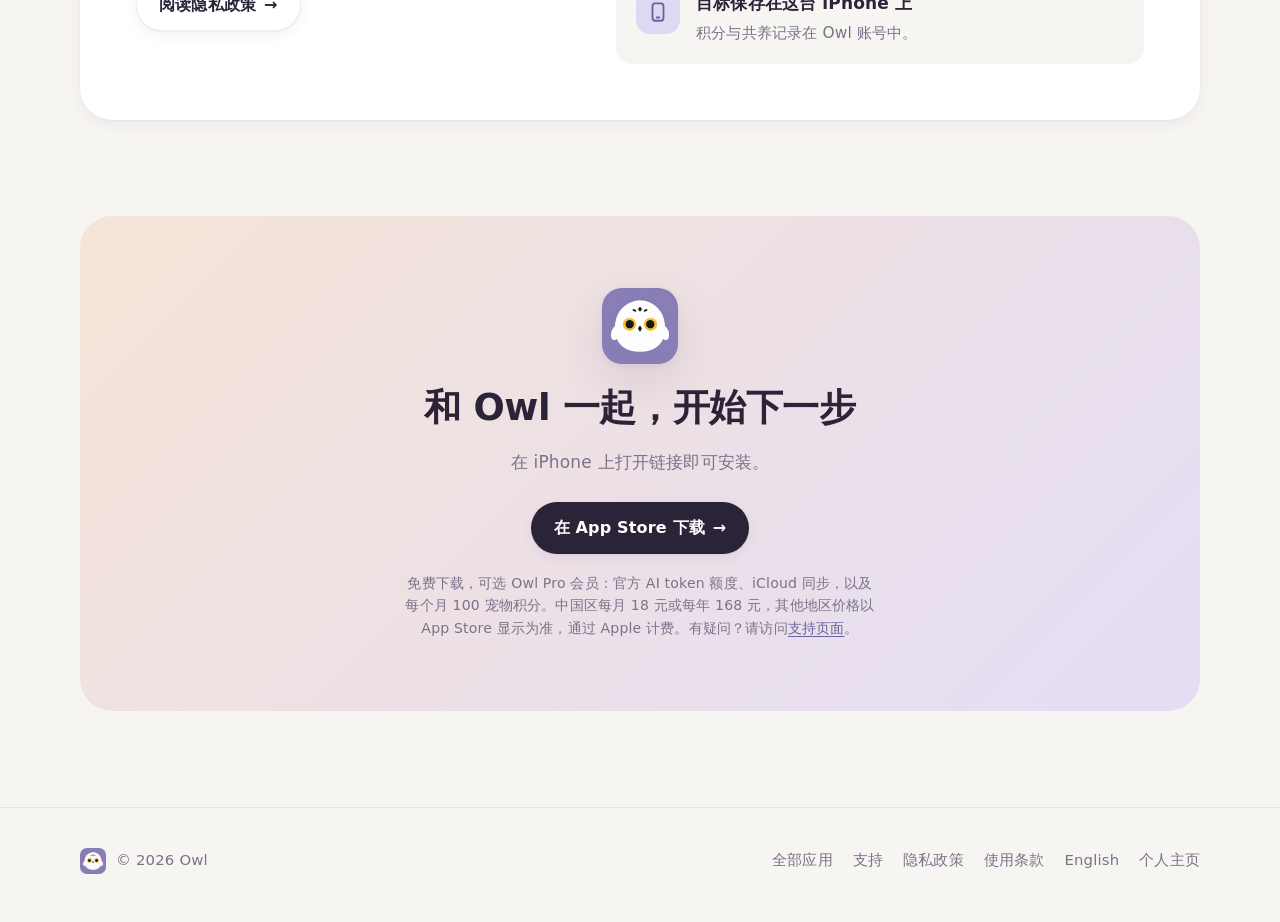
<file: zh/owl/index.html>
<!DOCTYPE html>
<html lang="zh-Hans">
<head>
  <meta charset="utf-8">
  <meta name="viewport" content="width=device-width, initial-scale=1">
  <meta http-equiv="Content-Security-Policy" content="default-src 'self'; img-src 'self' data:; style-src 'self'; script-src 'self'; font-src 'self'; connect-src 'self'; frame-src 'none'; object-src 'none'; base-uri 'self'; form-action 'none'">
  <title>Owl — 拆解目标、完成待办，宠物按积分升级</title>
  <meta name="description" content="Owl 适用于 iPhone 和 iPad：把目标拆成待办，晚上做每日复盘，并用积分养成猫头鹰、猫或蟾蜍。在 App Store 获取 Owl。">
  <meta name="theme-color" content="#F7F5F2">
  <link rel="canonical" href="https://vvsherryvv.github.io/zh/owl/">
  <link rel="alternate" hreflang="en" href="https://vvsherryvv.github.io/owl/">
  <link rel="alternate" hreflang="zh-Hans" href="https://vvsherryvv.github.io/zh/owl/">
  <link rel="alternate" hreflang="x-default" href="https://vvsherryvv.github.io/owl/">
  <meta property="og:title" content="Owl — 目标、待办，和会升级的宠物">
  <meta property="og:description" content="把目标拆成待办，晚上复盘，并用积分养成猫头鹰、猫或蟾蜍。圣诞装扮需要兑换。两个人可以共养同一只宠物。">
  <meta property="og:type" content="website">
  <meta property="og:url" content="https://vvsherryvv.github.io/zh/owl/">
  <meta property="og:site_name" content="Owl">
  <meta property="og:locale" content="zh_CN">
  <meta property="og:locale:alternate" content="en_US">
  <meta property="og:image" content="https://vvsherryvv.github.io/assets/social/og-owl.jpg">
  <meta property="og:image:width" content="1200">
  <meta property="og:image:height" content="630">
  <meta property="og:image:alt" content="Owl 应用图标与猫头鹰、猫、蟾蜍三位伙伴。">
  <meta name="twitter:card" content="summary_large_image">
  <meta name="twitter:title" content="Owl — 目标、待办，和会升级的宠物">
  <meta name="twitter:description" content="把目标拆成待办，晚上复盘，并用积分养成猫头鹰、猫或蟾蜍。圣诞装扮需要兑换。两个人可以共养同一只宠物。">
  <meta name="twitter:image" content="https://vvsherryvv.github.io/assets/social/og-owl.jpg">
  <link rel="icon" href="/assets/images/favicon.png" type="image/png">
  <link rel="apple-touch-icon" href="/apple-touch-icon.png">
  <link rel="stylesheet" href="/assets/css/site.css?v=20261105-2">
</head>
<body class="product-home">
  <a class="skip-link" href="#main-content">跳到主要内容</a>
  <header class="site-header">
    <div class="shell nav-wrap">
      <a class="brand" href="/zh/owl/"><img src="/assets/images/app-icon.png" width="256" height="256" alt=""><span>Owl</span></a>
      <nav class="site-nav" aria-label="主导航"><a class="nav-section" href="/zh/">全部应用</a><a class="nav-section" href="#features">核心功能</a><a class="nav-section" href="#pet">积分</a><a class="nav-section" href="#privacy">隐私</a><a class="language-link" href="/owl/" lang="en" hreflang="en">English</a><a class="nav-cta" href="https://apps.apple.com/cn/app/id6829596943">App Store 下载</a></nav>
    </div>
  </header>

  <main id="main-content">
    <section class="hero" id="top">
      <div class="shell hero-grid">
        <div class="hero-copy">
          <p class="pill"><span class="dot" aria-hidden="true"></span>iPhone 与 iPad · App Store</p>
          <h1>把目标拆成待办，<br>做完就让宠物<span class="nowrap">升级。</span></h1>
          <p class="lede">拆目标、排待办、晚上复盘。</p>
          <div class="actions"><a class="button primary" href="https://apps.apple.com/cn/app/id6829596943">在 App Store 下载 <span class="arrow" aria-hidden="true">→</span></a><a class="button" href="#features">看看功能</a></div>
          <p class="hero-note">适用于 iPhone 与 iPad · 供应情况以所在地区商店为准</p>
        </div>
        <figure class="phone"><div class="phone-frame"><img src="/assets/screens/home.webp" width="900" height="1957" alt="Owl 首页的今日待办：整理论文笔记、准备周会发言要点、上肢力量训练 30 分钟、英语口语练习 20 分钟，已完成 2/6" loading="eager"></div></figure>
      </div>
    </section>

    <section class="section" id="features">
      <div class="shell">
        <div class="section-head"><p class="eyebrow">核心功能</p><h2>拆好目标，选个伙伴。</h2></div>
        <ul class="shots">
          <li class="shot"><h3>拆解目标</h3><p>说出目标，预览步骤，确认后才保存。</p><figure class="phone"><div class="phone-frame"><img src="/assets/screens/breakdown.webp" width="900" height="1957" alt="Owl AI 目标拆解预览：大学英语六级一个月备考，30 天共 720 分钟，编号步骤" loading="lazy"></div></figure></li>
          <li class="shot" id="companions"><h3>选一位伙伴</h3><p>猫头鹰、猫或蟾蜍，圣诞装扮 300 积分兑换。</p><figure class="phone"><div class="phone-frame"><img src="/assets/screens/pets.webp" width="900" height="1957" alt="Owl 宠物伙伴页：猫头鹰普通版与圣诞版（300 积分兑换），以及猫头鹰、猫" loading="lazy"></div></figure></li>
        </ul>
      </div>
    </section>

    <section class="section pets-band" id="pet">
      <div class="shell">
        <div class="section-head"><p class="eyebrow">积分与宠物</p><h2>做完待办，宠物就升级。</h2><p>需登录 Owl 账号。积分不能购买或兑现。</p></div>
        <ul class="shots">
          <li class="shot"><h3>积分兑换</h3><p>每条待办 +10 积分，兑换不降等级。</p><figure class="phone"><div class="phone-frame"><img src="/assets/screens/redeem.webp" width="900" height="1957" alt="Owl 兑换页：可用积分 870，Lv.12，圣诞装扮每款 300 积分，台词包每款 100 积分" loading="lazy"></div></figure></li>
          <li class="shot"><h3>一起养</h3><p>邀请码配对，两人积分合计升级。</p><figure class="phone"><div class="phone-frame"><img src="/assets/screens/coraise.webp" width="900" height="1957" alt="Owl 一起养页面：宠物咕咕 Lv.21，两人累计贡献 1,170 与 860，合计 2,030" loading="lazy"></div></figure></li>
        </ul>
      </div>
    </section>

    <section class="section" id="privacy">
      <div class="shell">
        <div class="privacy-card">
          <div class="intro"><p class="eyebrow">隐私与数据权限</p><h2>目标留在你的 iPhone 上。</h2><p>共养时，对方能看到你的显示名、宠物和累计积分。</p><a class="button" href="/zh/privacy/">阅读隐私政策 <span class="arrow" aria-hidden="true">→</span></a></div>
          <ul class="promises">
            <li><span class="icon"><svg width="22" height="22" viewBox="0 0 24 24" fill="none" stroke="currentColor" stroke-width="2" stroke-linecap="round" stroke-linejoin="round" aria-hidden="true"><path d="M5 12h12"/><path d="m13 6 6 6-6 6"/></svg></span><div><strong>每个问题都可以跳过</strong><span>访谈和权限都是可选的。</span></div></li>
            <li><span class="icon"><svg width="22" height="22" viewBox="0 0 24 24" fill="none" stroke="currentColor" stroke-width="2" stroke-linecap="round" stroke-linejoin="round" aria-hidden="true"><rect x="4" y="11" width="16" height="10" rx="3"/><path d="M8 11V8a4 4 0 0 1 7.5-2"/></svg></span><div><strong>授权随时可以收回</strong><span>可在 iOS 设置中撤销；共养任一方可随时解除。</span></div></li>
            <li><span class="icon"><svg width="22" height="22" viewBox="0 0 24 24" fill="none" stroke="currentColor" stroke-width="2" stroke-linecap="round" stroke-linejoin="round" aria-hidden="true"><rect x="6" y="2.5" width="12" height="19" rx="3"/><path d="M10.5 18h3"/></svg></span><div><strong>目标保存在这台 iPhone 上</strong><span>积分与共养记录在 Owl 账号中。</span></div></li>
          </ul>
        </div>
      </div>
    </section>

    <section class="section" id="download">
      <div class="shell">
        <div class="cta">
          <img class="cta-icon" src="/assets/images/app-icon.png" width="256" height="256" alt="">
          <h2>和 Owl 一起，开始下一步</h2>
          <p>在 iPhone 上打开链接即可安装。</p>
          <div class="actions"><a class="button primary" href="https://apps.apple.com/cn/app/id6829596943">在 App Store 下载 <span class="arrow" aria-hidden="true">→</span></a></div>
          <p class="fineprint">免费下载，可选 Owl Pro 会员：官方 AI token 额度、iCloud 同步，以及每个月 100 宠物积分。中国区每月 18 元或每年 168 元，其他地区价格以 App Store 显示为准，通过 Apple 计费。有疑问？请访问<a href="/zh/support/">支持页面</a>。</p>
        </div>
      </div>
    </section>
  </main>

  <footer class="site-footer">
    <div class="shell footer-wrap">
      <p class="footer-brand"><img src="/assets/images/app-icon.png" width="256" height="256" alt=""><span>© 2026 Owl</span></p>
      <nav class="footer-links" aria-label="页脚导航"><a href="/zh/">全部应用</a><a href="/zh/support/">支持</a><a href="/zh/privacy/">隐私政策</a><a href="/zh/terms/">使用条款</a><a href="/owl/" lang="en" hreflang="en">English</a><a href="/archive/">个人主页</a></nav>
    </div>
  </footer>
  <script src="/assets/js/site.js?v=20261105-2" defer></script>
</body>
</html>
</file>
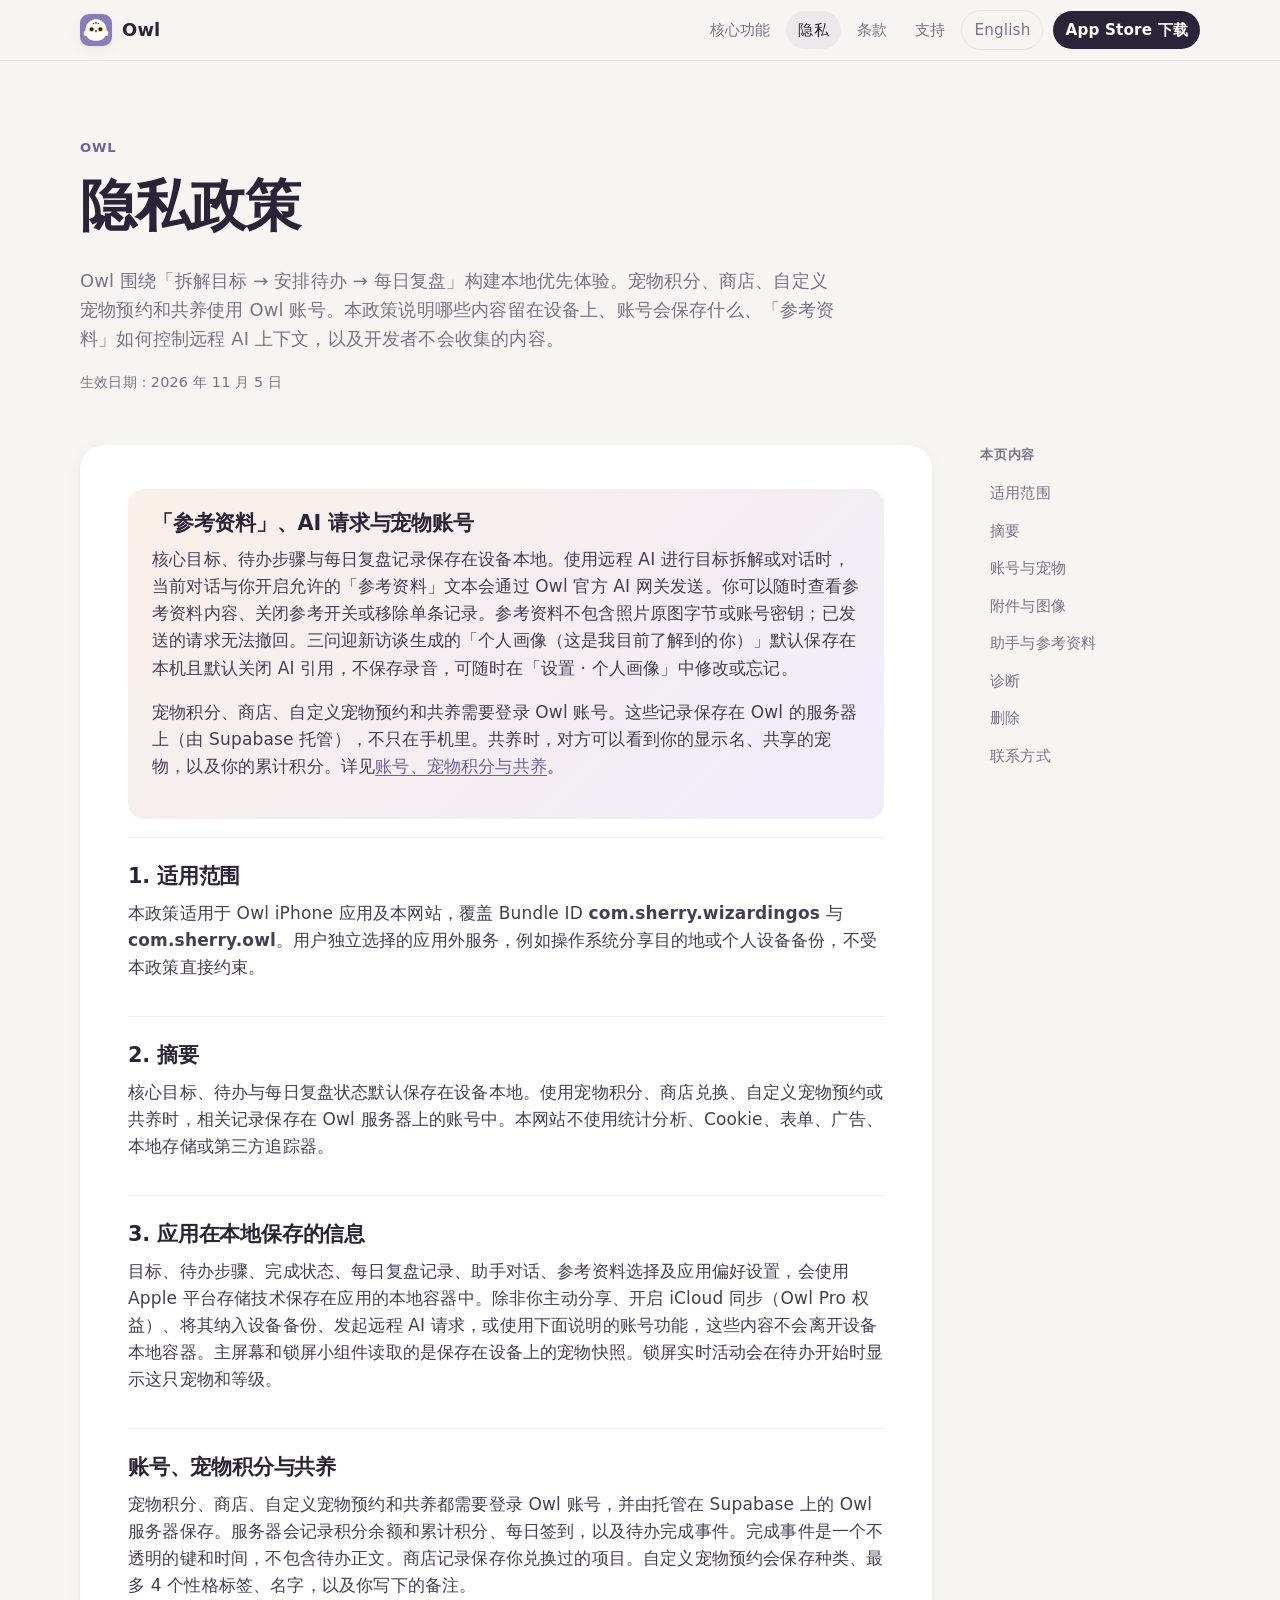
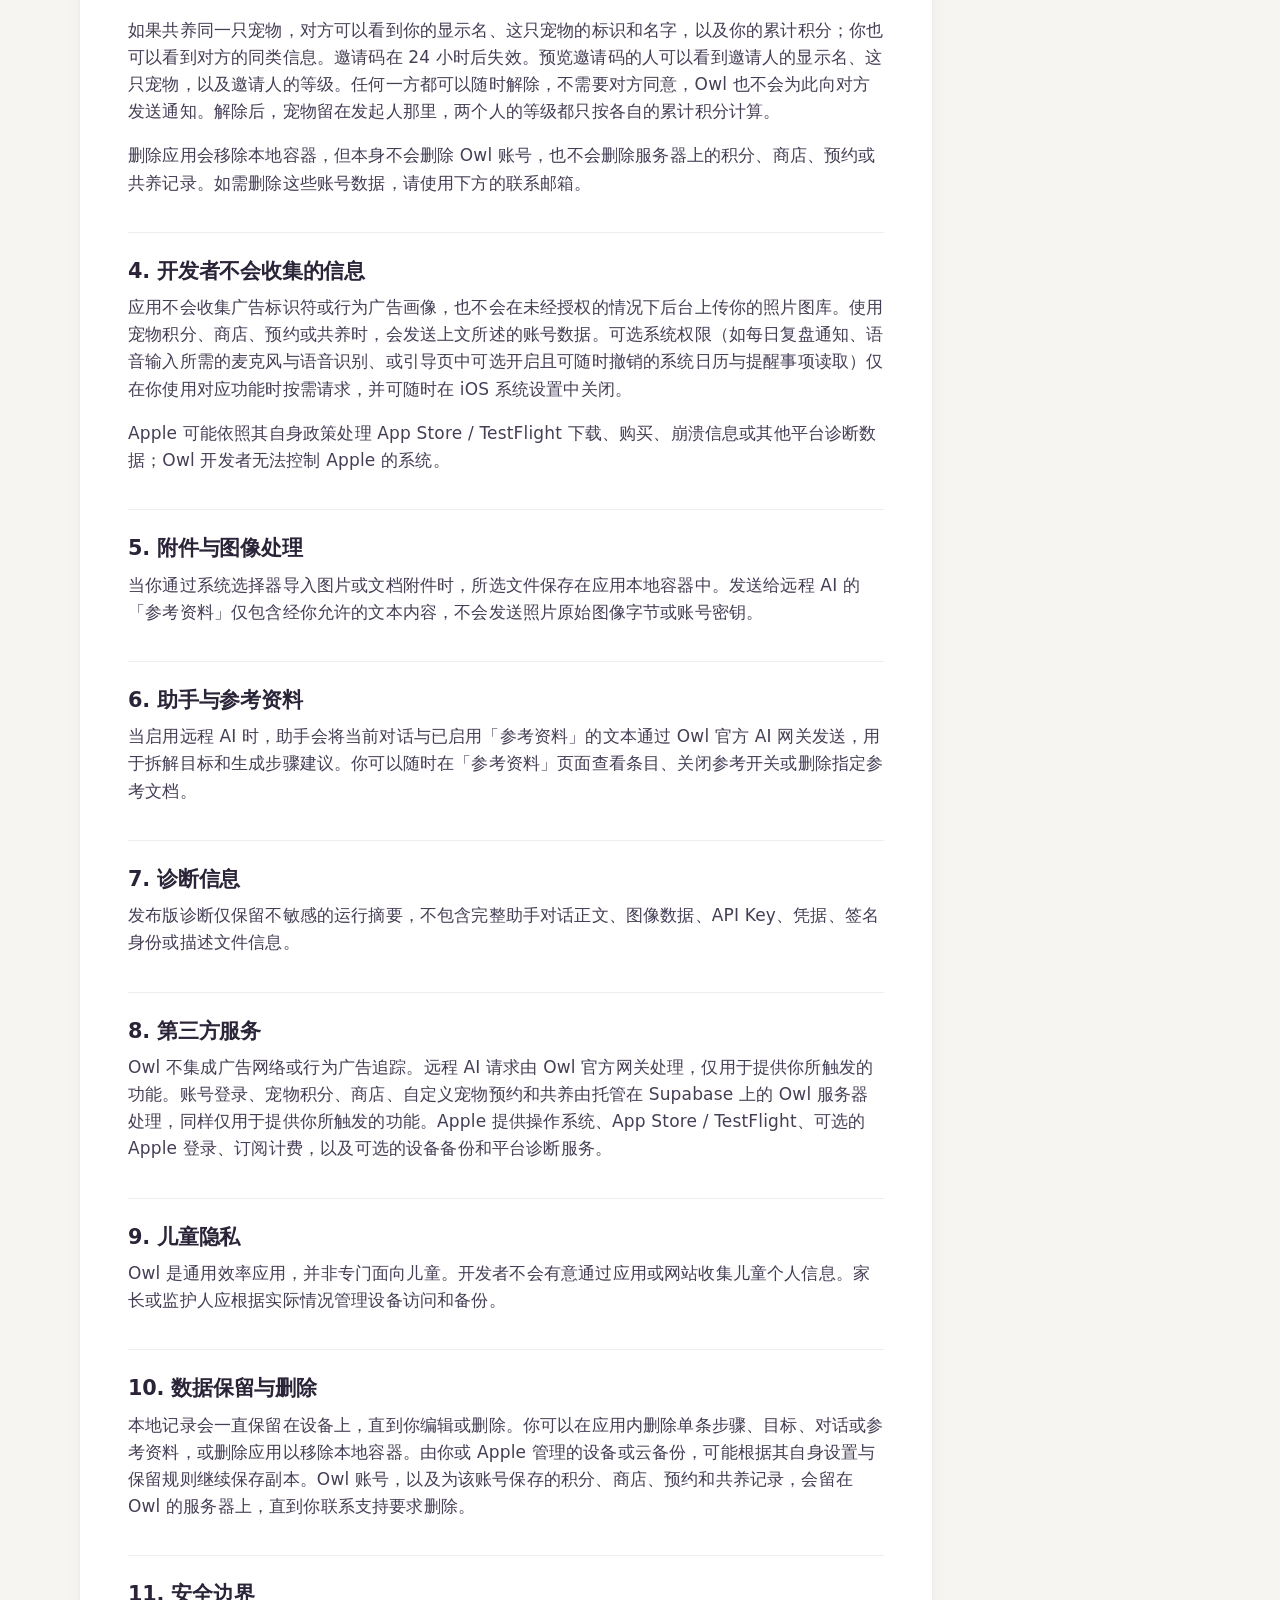
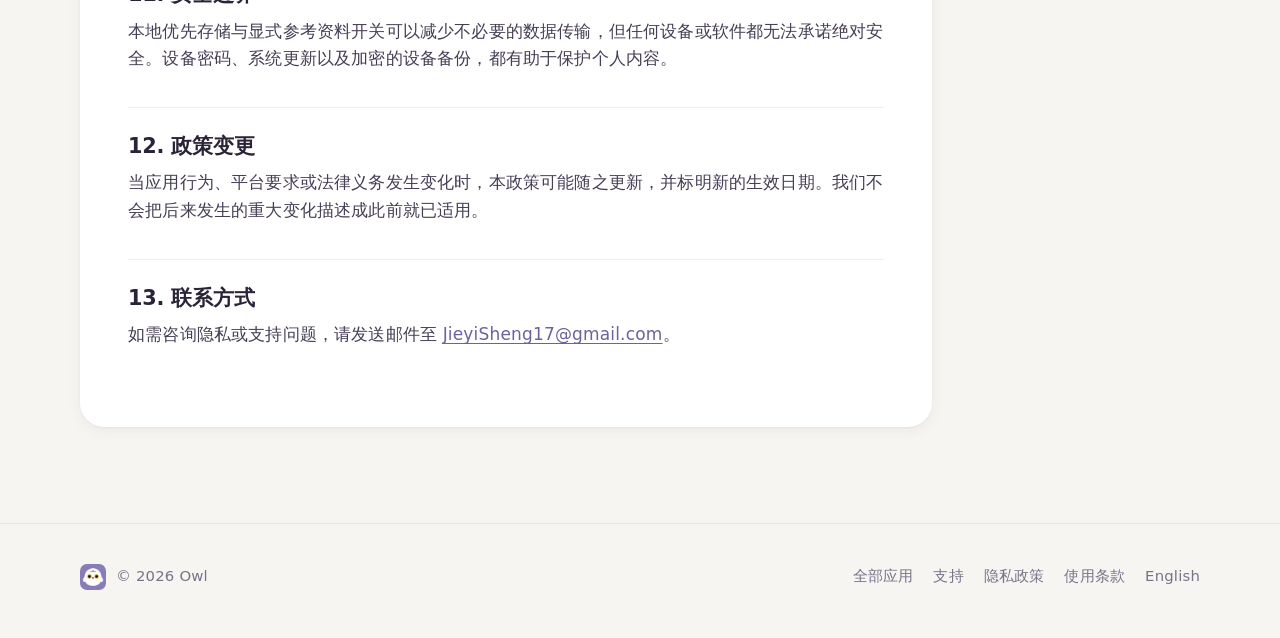
<file: zh/privacy/index.html>
<!DOCTYPE html>
<html lang="zh-Hans">
<head>
  <meta charset="utf-8">
  <meta name="viewport" content="width=device-width, initial-scale=1">
  <meta http-equiv="Content-Security-Policy" content="default-src 'self'; img-src 'self' data:; style-src 'self'; script-src 'self'; font-src 'self'; connect-src 'self'; frame-src 'none'; object-src 'none'; base-uri 'self'; form-action 'none'">
  <title>隐私政策 — Owl</title>
  <meta name="description" content="Owl 隐私政策：说明目标与待办的本地存储、每日复盘、参考资料、官方 AI 网关，以及积分、商店、预约和共养所使用的账号数据。">
  <meta name="theme-color" content="#F7F5F2">
  <link rel="canonical" href="https://vvsherryvv.github.io/zh/privacy/">
  <link rel="alternate" hreflang="en" href="https://vvsherryvv.github.io/privacy/">
  <link rel="alternate" hreflang="zh-Hans" href="https://vvsherryvv.github.io/zh/privacy/">
  <link rel="alternate" hreflang="x-default" href="https://vvsherryvv.github.io/privacy/">
  <meta property="og:title" content="隐私政策 — Owl">
  <meta property="og:description" content="了解 Owl 如何处理本地的目标与待办、参考资料、远程 AI 请求，以及宠物积分和共养的账号数据。">
  <meta property="og:type" content="website"><meta property="og:url" content="https://vvsherryvv.github.io/zh/privacy/"><meta property="og:image" content="https://vvsherryvv.github.io/assets/social/og-owl.jpg">
  <meta name="twitter:card" content="summary_large_image"><meta name="twitter:title" content="隐私政策 — Owl"><meta name="twitter:description" content="Owl iPhone 应用的隐私说明，包括宠物积分与共养。"><meta name="twitter:image" content="https://vvsherryvv.github.io/assets/social/og-owl.jpg">
  <link rel="icon" href="/assets/images/favicon.png" type="image/png"><link rel="apple-touch-icon" href="/apple-touch-icon.png"><link rel="stylesheet" href="/assets/css/site.css?v=20261030">
</head>
<body>
  <a class="skip-link" href="#main-content">跳到主要内容</a>
  <header class="site-header">
    <div class="shell nav-wrap">
      <a class="brand" href="/zh/owl/" aria-label="Owl 首页"><img src="/assets/images/app-icon.png" width="256" height="256" alt=""><span>Owl</span></a>
      <nav class="site-nav" aria-label="主导航"><a class="nav-section" href="/zh/owl/#features">核心功能</a><a class="nav-section" href="/zh/privacy/" aria-current="page">隐私</a><a class="nav-section" href="/zh/terms/">条款</a><a class="nav-section" href="/zh/support/">支持</a><a class="language-link" href="/privacy/" lang="en" hreflang="en">English</a><a class="nav-cta" href="https://apps.apple.com/cn/app/id6829596943">App Store 下载</a></nav>
    </div>
  </header>

  <main id="main-content" class="shell">
    <header class="page-hero"><p class="eyebrow">Owl</p><h1>隐私政策</h1><p class="lede">Owl 围绕「拆解目标 → 安排待办 → 每日复盘」构建本地优先体验。宠物积分、商店、自定义宠物预约和共养使用 Owl 账号。本政策说明哪些内容留在设备上、账号会保存什么、「参考资料」如何控制远程 AI 上下文，以及开发者不会收集的内容。</p><p class="effective-date">生效日期：2026 年 11 月 5 日</p></header>
    <div class="legal-layout">
      <article class="legal-content">
        <section id="current-features" class="notice"><h2>「参考资料」、AI 请求与宠物账号</h2><p>核心目标、待办步骤与每日复盘记录保存在设备本地。使用远程 AI 进行目标拆解或对话时，当前对话与你开启允许的「参考资料」文本会通过 Owl 官方 AI 网关发送。你可以随时查看参考资料内容、关闭参考开关或移除单条记录。参考资料不包含照片原图字节或账号密钥；已发送的请求无法撤回。三问迎新访谈生成的「个人画像（这是我目前了解到的你）」默认保存在本机且默认关闭 AI 引用，不保存录音，可随时在「设置 · 个人画像」中修改或忘记。</p><p>宠物积分、商店、自定义宠物预约和共养需要登录 Owl 账号。这些记录保存在 Owl 的服务器上（由 Supabase 托管），不只在手机里。共养时，对方可以看到你的显示名、共享的宠物，以及你的累计积分。详见<a href="#account">账号、宠物积分与共养</a>。</p></section>

        <section id="scope"><h2>1. 适用范围</h2><p>本政策适用于 Owl iPhone 应用及本网站，覆盖 Bundle ID <strong>com.sherry.wizardingos</strong> 与 <strong>com.sherry.owl</strong>。用户独立选择的应用外服务，例如操作系统分享目的地或个人设备备份，不受本政策直接约束。</p></section>
        <section id="summary"><h2>2. 摘要</h2><p>核心目标、待办与每日复盘状态默认保存在设备本地。使用宠物积分、商店兑换、自定义宠物预约或共养时，相关记录保存在 Owl 服务器上的账号中。本网站不使用统计分析、Cookie、表单、广告、本地存储或第三方追踪器。</p></section>
        <section id="stored"><h2>3. 应用在本地保存的信息</h2><p>目标、待办步骤、完成状态、每日复盘记录、助手对话、参考资料选择及应用偏好设置，会使用 Apple 平台存储技术保存在应用的本地容器中。除非你主动分享、开启 iCloud 同步（Owl Pro 权益）、将其纳入设备备份、发起远程 AI 请求，或使用下面说明的账号功能，这些内容不会离开设备本地容器。主屏幕和锁屏小组件读取的是保存在设备上的宠物快照。锁屏实时活动会在待办开始时显示这只宠物和等级。</p></section>
        <section id="account"><h2>账号、宠物积分与共养</h2><p>宠物积分、商店、自定义宠物预约和共养都需要登录 Owl 账号，并由托管在 Supabase 上的 Owl 服务器保存。服务器会记录积分余额和累计积分、每日签到，以及待办完成事件。完成事件是一个不透明的键和时间，不包含待办正文。商店记录保存你兑换过的项目。自定义宠物预约会保存种类、最多 4 个性格标签、名字，以及你写下的备注。</p><p>如果共养同一只宠物，对方可以看到你的显示名、这只宠物的标识和名字，以及你的累计积分；你也可以看到对方的同类信息。邀请码在 24 小时后失效。预览邀请码的人可以看到邀请人的显示名、这只宠物，以及邀请人的等级。任何一方都可以随时解除，不需要对方同意，Owl 也不会为此向对方发送通知。解除后，宠物留在发起人那里，两个人的等级都只按各自的累计积分计算。</p><p>删除应用会移除本地容器，但本身不会删除 Owl 账号，也不会删除服务器上的积分、商店、预约或共养记录。如需删除这些账号数据，请使用下方的联系邮箱。</p></section>
        <section id="not-collected"><h2>4. 开发者不会收集的信息</h2><p>应用不会收集广告标识符或行为广告画像，也不会在未经授权的情况下后台上传你的照片图库。使用宠物积分、商店、预约或共养时，会发送上文所述的账号数据。可选系统权限（如每日复盘通知、语音输入所需的麦克风与语音识别、或引导页中可选开启且可随时撤销的系统日历与提醒事项读取）仅在你使用对应功能时按需请求，并可随时在 iOS 系统设置中关闭。</p><p>Apple 可能依照其自身政策处理 App Store / TestFlight 下载、购买、崩溃信息或其他平台诊断数据；Owl 开发者无法控制 Apple 的系统。</p></section>
        <section id="photos"><h2>5. 附件与图像处理</h2><p>当你通过系统选择器导入图片或文档附件时，所选文件保存在应用本地容器中。发送给远程 AI 的「参考资料」仅包含经你允许的文本内容，不会发送照片原始图像字节或账号密钥。</p></section>
        <section id="assistant"><h2>6. 助手与参考资料</h2><p>当启用远程 AI 时，助手会将当前对话与已启用「参考资料」的文本通过 Owl 官方 AI 网关发送，用于拆解目标和生成步骤建议。你可以随时在「参考资料」页面查看条目、关闭参考开关或删除指定参考文档。</p></section>
        <section id="diagnostics"><h2>7. 诊断信息</h2><p>发布版诊断仅保留不敏感的运行摘要，不包含完整助手对话正文、图像数据、API Key、凭据、签名身份或描述文件信息。</p></section>
        <section id="third-parties"><h2>8. 第三方服务</h2><p>Owl 不集成广告网络或行为广告追踪。远程 AI 请求由 Owl 官方网关处理，仅用于提供你所触发的功能。账号登录、宠物积分、商店、自定义宠物预约和共养由托管在 Supabase 上的 Owl 服务器处理，同样仅用于提供你所触发的功能。Apple 提供操作系统、App Store / TestFlight、可选的 Apple 登录、订阅计费，以及可选的设备备份和平台诊断服务。</p></section>
        <section id="children"><h2>9. 儿童隐私</h2><p>Owl 是通用效率应用，并非专门面向儿童。开发者不会有意通过应用或网站收集儿童个人信息。家长或监护人应根据实际情况管理设备访问和备份。</p></section>
        <section id="retention"><h2>10. 数据保留与删除</h2><p>本地记录会一直保留在设备上，直到你编辑或删除。你可以在应用内删除单条步骤、目标、对话或参考资料，或删除应用以移除本地容器。由你或 Apple 管理的设备或云备份，可能根据其自身设置与保留规则继续保存副本。Owl 账号，以及为该账号保存的积分、商店、预约和共养记录，会留在 Owl 的服务器上，直到你联系支持要求删除。</p></section>
        <section id="security"><h2>11. 安全边界</h2><p>本地优先存储与显式参考资料开关可以减少不必要的数据传输，但任何设备或软件都无法承诺绝对安全。设备密码、系统更新以及加密的设备备份，都有助于保护个人内容。</p></section>
        <section id="changes"><h2>12. 政策变更</h2><p>当应用行为、平台要求或法律义务发生变化时，本政策可能随之更新，并标明新的生效日期。我们不会把后来发生的重大变化描述成此前就已适用。</p></section>
        <section id="contact"><h2>13. 联系方式</h2><p>如需咨询隐私或支持问题，请发送邮件至 <a href="mailto:JieyiSheng17@gmail.com">JieyiSheng17@gmail.com</a>。</p></section>
      </article>
      <nav class="side-nav" aria-label="隐私政策目录"><strong>本页内容</strong><a href="#scope">适用范围</a><a href="#summary">摘要</a><a href="#account">账号与宠物</a><a href="#photos">附件与图像</a><a href="#assistant">助手与参考资料</a><a href="#diagnostics">诊断</a><a href="#retention">删除</a><a href="#contact">联系方式</a></nav>
    </div>
  </main>
  <footer class="site-footer">
    <div class="shell footer-wrap">
      <p class="footer-brand"><img src="/assets/images/app-icon.png" width="256" height="256" alt=""><span>© 2026 Owl</span></p>
      <nav class="footer-links" aria-label="页脚导航"><a href="/zh/">全部应用</a><a href="/zh/support/">支持</a><a href="/zh/privacy/" aria-current="page">隐私政策</a><a href="/zh/terms/">使用条款</a><a href="/privacy/" lang="en" hreflang="en">English</a></nav>
    </div>
  </footer>
</body>
</html>
</file>
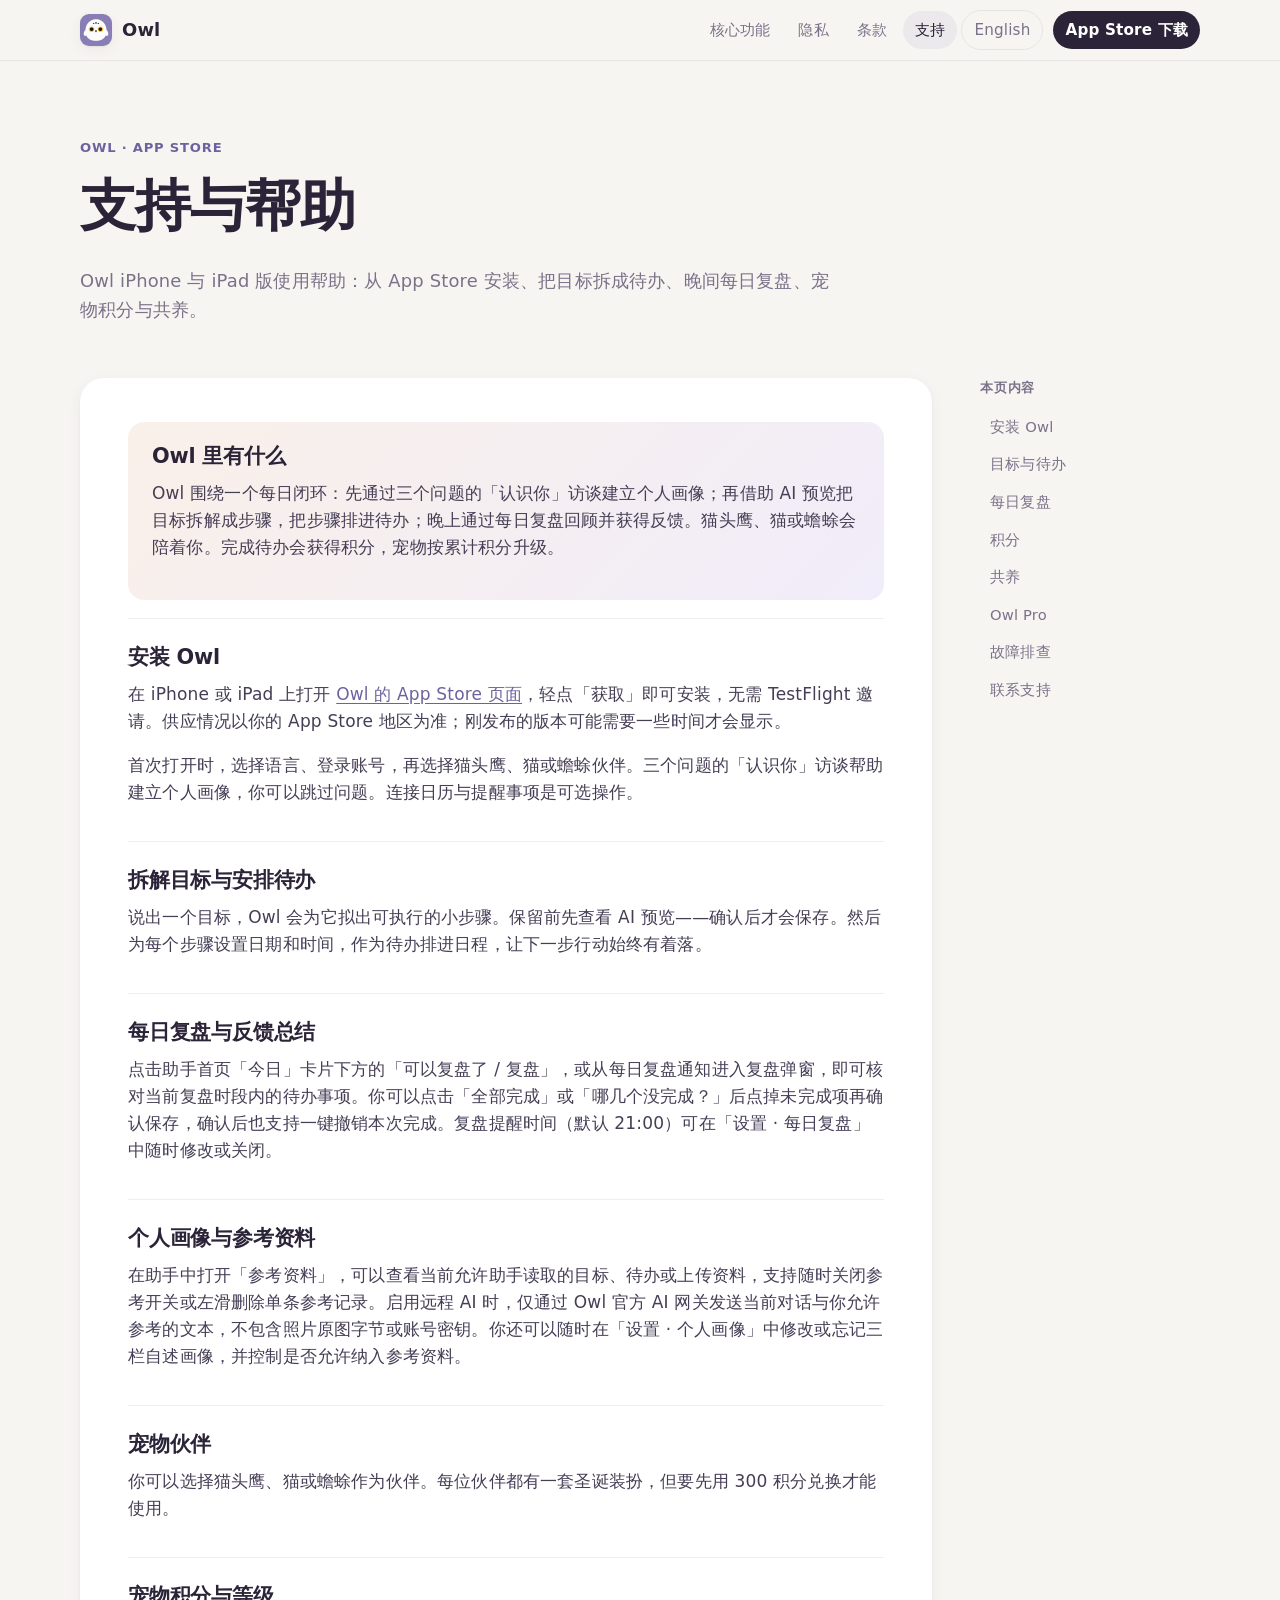
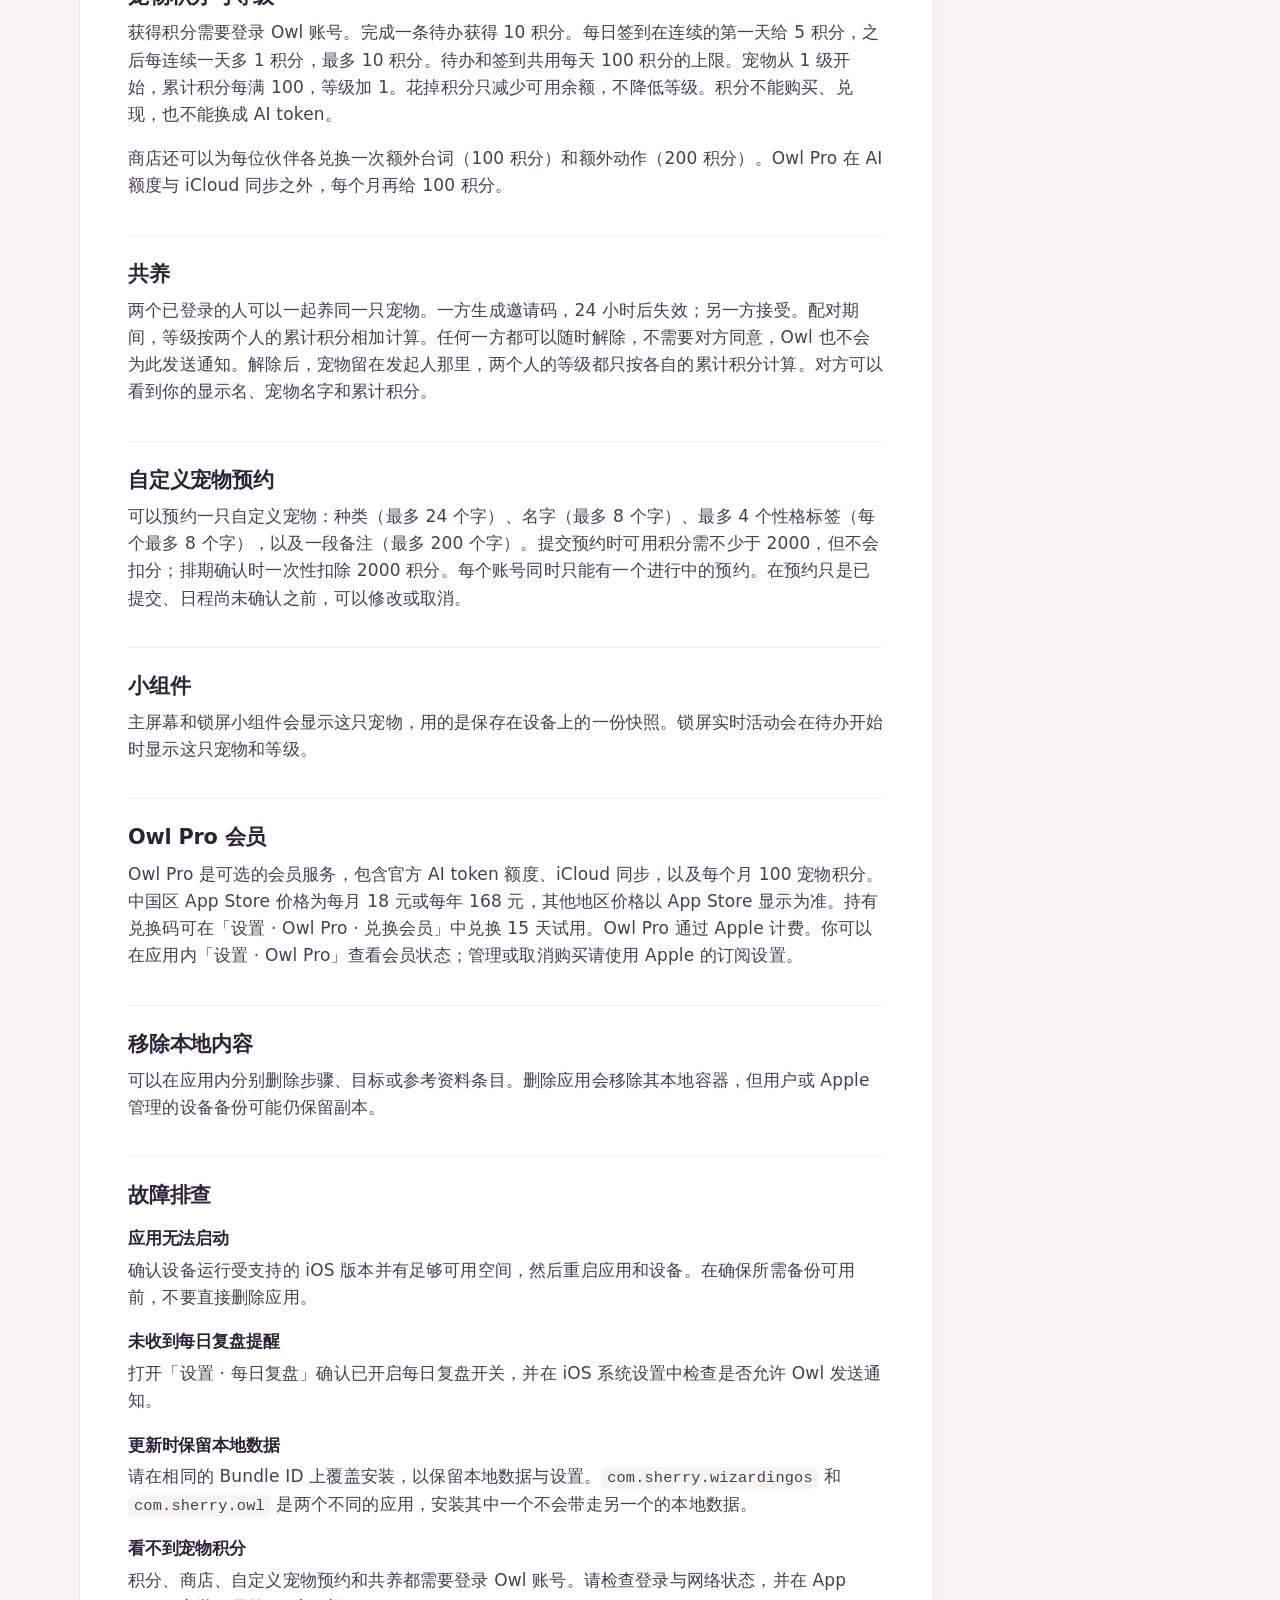
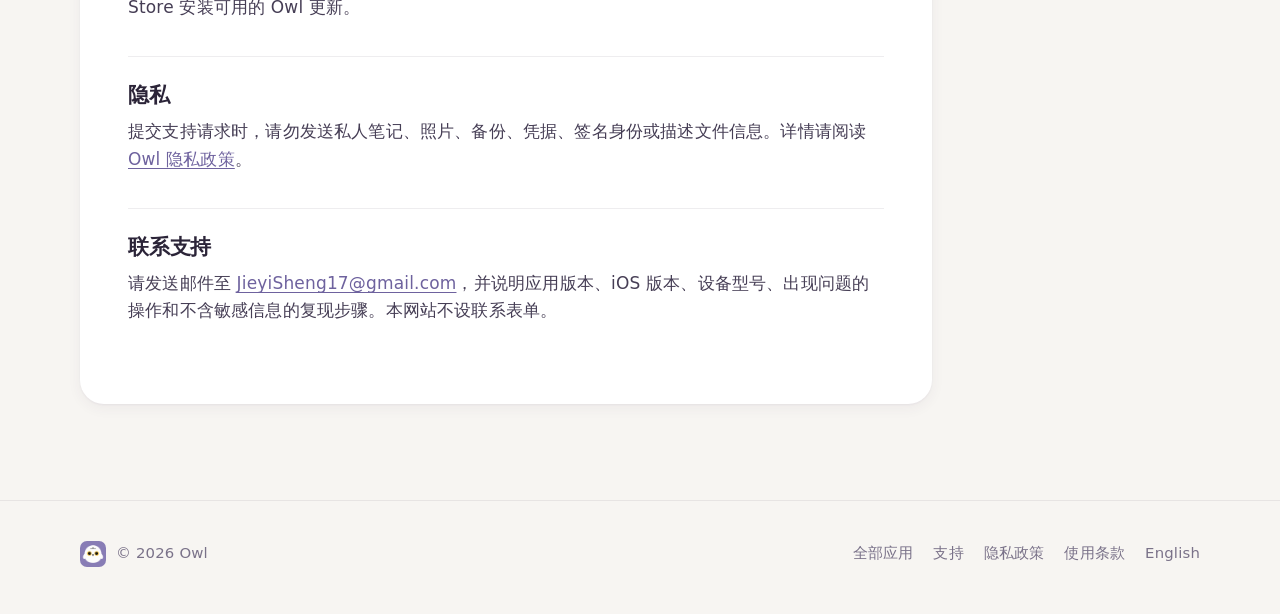
<file: zh/support/index.html>
<!DOCTYPE html>
<html lang="zh-Hans">
<head>
  <meta charset="utf-8">
  <meta name="viewport" content="width=device-width, initial-scale=1">
  <meta http-equiv="Content-Security-Policy" content="default-src 'self'; img-src 'self' data:; style-src 'self'; script-src 'self'; font-src 'self'; connect-src 'self'; frame-src 'none'; object-src 'none'; base-uri 'self'; form-action 'none'">
  <title>支持与帮助 — Owl</title>
  <meta name="description" content="Owl 使用帮助：从 App Store 安装、拆解目标、安排待办、每日复盘、宠物积分、圣诞装扮、共养、Owl Pro 与故障排查。">
  <meta name="theme-color" content="#F7F5F2">
  <link rel="canonical" href="https://vvsherryvv.github.io/zh/support/">
  <link rel="alternate" hreflang="en" href="https://vvsherryvv.github.io/support/">
  <link rel="alternate" hreflang="zh-Hans" href="https://vvsherryvv.github.io/zh/support/">
  <link rel="alternate" hreflang="x-default" href="https://vvsherryvv.github.io/support/">
  <meta property="og:title" content="支持与帮助 — Owl"><meta property="og:description" content="Owl App Store 安装、每日闭环、宠物积分、共养与故障排查。"><meta property="og:type" content="website"><meta property="og:url" content="https://vvsherryvv.github.io/zh/support/"><meta property="og:image" content="https://vvsherryvv.github.io/assets/social/og-owl.jpg">
  <meta name="twitter:card" content="summary_large_image"><meta name="twitter:title" content="支持与帮助 — Owl"><meta name="twitter:description" content="Owl App Store 安装、每日闭环、宠物积分、共养与故障排查。"><meta name="twitter:image" content="https://vvsherryvv.github.io/assets/social/og-owl.jpg">
  <link rel="icon" href="/assets/images/favicon.png" type="image/png"><link rel="apple-touch-icon" href="/apple-touch-icon.png"><link rel="stylesheet" href="/assets/css/site.css?v=20261030">
</head>
<body>
  <a class="skip-link" href="#main-content">跳到主要内容</a>
  <header class="site-header">
    <div class="shell nav-wrap">
      <a class="brand" href="/zh/owl/" aria-label="Owl 首页"><img src="/assets/images/app-icon.png" width="256" height="256" alt=""><span>Owl</span></a>
      <nav class="site-nav" aria-label="主导航"><a class="nav-section" href="/zh/owl/#features">核心功能</a><a class="nav-section" href="/zh/privacy/">隐私</a><a class="nav-section" href="/zh/terms/">条款</a><a class="nav-section" href="/zh/support/" aria-current="page">支持</a><a class="language-link" href="/support/" lang="en" hreflang="en">English</a><a class="nav-cta" href="https://apps.apple.com/cn/app/id6829596943">App Store 下载</a></nav>
    </div>
  </header>

  <main id="main-content" class="shell">
    <header class="page-hero"><p class="eyebrow">Owl · App Store</p><h1>支持与帮助</h1><p class="lede">Owl iPhone 与 iPad 版使用帮助：从 App Store 安装、把目标拆成待办、晚间每日复盘、宠物积分与共养。</p></header>
    <div class="support-layout">
      <article class="support-content">
        <section id="current-features" class="notice"><h2>Owl 里有什么</h2><p>Owl 围绕一个每日闭环：先通过三个问题的「认识你」访谈建立个人画像；再借助 AI 预览把目标拆解成步骤，把步骤排进待办；晚上通过每日复盘回顾并获得反馈。猫头鹰、猫或蟾蜍会陪着你。完成待办会获得积分，宠物按累计积分升级。</p></section>

        <section id="getting-started"><h2>安装 Owl</h2><p>在 iPhone 或 iPad 上打开 <a href="https://apps.apple.com/cn/app/id6829596943">Owl 的 App Store 页面</a>，轻点「获取」即可安装，无需 TestFlight 邀请。供应情况以你的 App Store 地区为准；刚发布的版本可能需要一些时间才会显示。</p><p>首次打开时，选择语言、登录账号，再选择猫头鹰、猫或蟾蜍伙伴。三个问题的「认识你」访谈帮助建立个人画像，你可以跳过问题。连接日历与提醒事项是可选操作。</p></section>
        <section id="tasks"><h2>拆解目标与安排待办</h2><p>说出一个目标，Owl 会为它拟出可执行的小步骤。保留前先查看 AI 预览——确认后才会保存。然后为每个步骤设置日期和时间，作为待办排进日程，让下一步行动始终有着落。</p></section>
        <section id="review"><h2>每日复盘与反馈总结</h2><p>点击助手首页「今日」卡片下方的「可以复盘了 / 复盘」，或从每日复盘通知进入复盘弹窗，即可核对当前复盘时段内的待办事项。你可以点击「全部完成」或「哪几个没完成？」后点掉未完成项再确认保存，确认后也支持一键撤销本次完成。复盘提醒时间（默认 21:00）可在「设置 · 每日复盘」中随时修改或关闭。</p></section>
        <section id="references"><h2>个人画像与参考资料</h2><p>在助手中打开「参考资料」，可以查看当前允许助手读取的目标、待办或上传资料，支持随时关闭参考开关或左滑删除单条参考记录。启用远程 AI 时，仅通过 Owl 官方 AI 网关发送当前对话与你允许参考的文本，不包含照片原图字节或账号密钥。你还可以随时在「设置 · 个人画像」中修改或忘记三栏自述画像，并控制是否允许纳入参考资料。</p></section>
        <section id="companions"><h2>宠物伙伴</h2><p>你可以选择猫头鹰、猫或蟾蜍作为伙伴。每位伙伴都有一套圣诞装扮，但要先用 300 积分兑换才能使用。</p></section>
        <section id="points"><h2>宠物积分与等级</h2><p>获得积分需要登录 Owl 账号。完成一条待办获得 10 积分。每日签到在连续的第一天给 5 积分，之后每连续一天多 1 积分，最多 10 积分。待办和签到共用每天 100 积分的上限。宠物从 1 级开始，累计积分每满 100，等级加 1。花掉积分只减少可用余额，不降低等级。积分不能购买、兑现，也不能换成 AI token。</p><p>商店还可以为每位伙伴各兑换一次额外台词（100 积分）和额外动作（200 积分）。Owl Pro 在 AI 额度与 iCloud 同步之外，每个月再给 100 积分。</p></section>
        <section id="coraise"><h2>共养</h2><p>两个已登录的人可以一起养同一只宠物。一方生成邀请码，24 小时后失效；另一方接受。配对期间，等级按两个人的累计积分相加计算。任何一方都可以随时解除，不需要对方同意，Owl 也不会为此发送通知。解除后，宠物留在发起人那里，两个人的等级都只按各自的累计积分计算。对方可以看到你的显示名、宠物名字和累计积分。</p></section>
        <section id="custom-pet"><h2>自定义宠物预约</h2><p>可以预约一只自定义宠物：种类（最多 24 个字）、名字（最多 8 个字）、最多 4 个性格标签（每个最多 8 个字），以及一段备注（最多 200 个字）。提交预约时可用积分需不少于 2000，但不会扣分；排期确认时一次性扣除 2000 积分。每个账号同时只能有一个进行中的预约。在预约只是已提交、日程尚未确认之前，可以修改或取消。</p></section>
        <section id="widgets"><h2>小组件</h2><p>主屏幕和锁屏小组件会显示这只宠物，用的是保存在设备上的一份快照。锁屏实时活动会在待办开始时显示这只宠物和等级。</p></section>
        <section id="pro"><h2>Owl Pro 会员</h2><p>Owl Pro 是可选的会员服务，包含官方 AI token 额度、iCloud 同步，以及每个月 100 宠物积分。中国区 App Store 价格为每月 18 元或每年 168 元，其他地区价格以 App Store 显示为准。持有兑换码可在「设置 · Owl Pro · 兑换会员」中兑换 15 天试用。Owl Pro 通过 Apple 计费。你可以在应用内「设置 · Owl Pro」查看会员状态；管理或取消购买请使用 Apple 的订阅设置。</p></section>
        <section id="remove"><h2>移除本地内容</h2><p>可以在应用内分别删除步骤、目标或参考资料条目。删除应用会移除其本地容器，但用户或 Apple 管理的设备备份可能仍保留副本。</p></section>
        <section id="troubleshooting"><h2>故障排查</h2>
          <h3>应用无法启动</h3><p>确认设备运行受支持的 iOS 版本并有足够可用空间，然后重启应用和设备。在确保所需备份可用前，不要直接删除应用。</p>
          <h3>未收到每日复盘提醒</h3><p>打开「设置 · 每日复盘」确认已开启每日复盘开关，并在 iOS 系统设置中检查是否允许 Owl 发送通知。</p>
          <h3>更新时保留本地数据</h3><p>请在相同的 Bundle ID 上覆盖安装，以保留本地数据与设置。<code>com.sherry.wizardingos</code> 和 <code>com.sherry.owl</code> 是两个不同的应用，安装其中一个不会带走另一个的本地数据。</p>
          <h3>看不到宠物积分</h3><p>积分、商店、自定义宠物预约和共养都需要登录 Owl 账号。请检查登录与网络状态，并在 App Store 安装可用的 Owl 更新。</p>
        </section>
        <section id="privacy"><h2>隐私</h2><p>提交支持请求时，请勿发送私人笔记、照片、备份、凭据、签名身份或描述文件信息。详情请阅读 <a href="/zh/privacy/">Owl 隐私政策</a>。</p></section>
        <section id="contact"><h2>联系支持</h2><p>请发送邮件至 <a href="mailto:JieyiSheng17@gmail.com">JieyiSheng17@gmail.com</a>，并说明应用版本、iOS 版本、设备型号、出现问题的操作和不含敏感信息的复现步骤。本网站不设联系表单。</p></section>
      </article>
      <nav class="side-nav" aria-label="支持页面目录"><strong>本页内容</strong><a href="#getting-started">安装 Owl</a><a href="#tasks">目标与待办</a><a href="#review">每日复盘</a><a href="#points">积分</a><a href="#coraise">共养</a><a href="#pro">Owl Pro</a><a href="#troubleshooting">故障排查</a><a href="#contact">联系支持</a></nav>
    </div>
  </main>
  <footer class="site-footer">
    <div class="shell footer-wrap">
      <p class="footer-brand"><img src="/assets/images/app-icon.png" width="256" height="256" alt=""><span>© 2026 Owl</span></p>
      <nav class="footer-links" aria-label="页脚导航"><a href="/zh/">全部应用</a><a href="/zh/support/" aria-current="page">支持</a><a href="/zh/privacy/">隐私政策</a><a href="/zh/terms/">使用条款</a><a href="/support/" lang="en" hreflang="en">English</a></nav>
    </div>
  </footer>
</body>
</html>
</file>
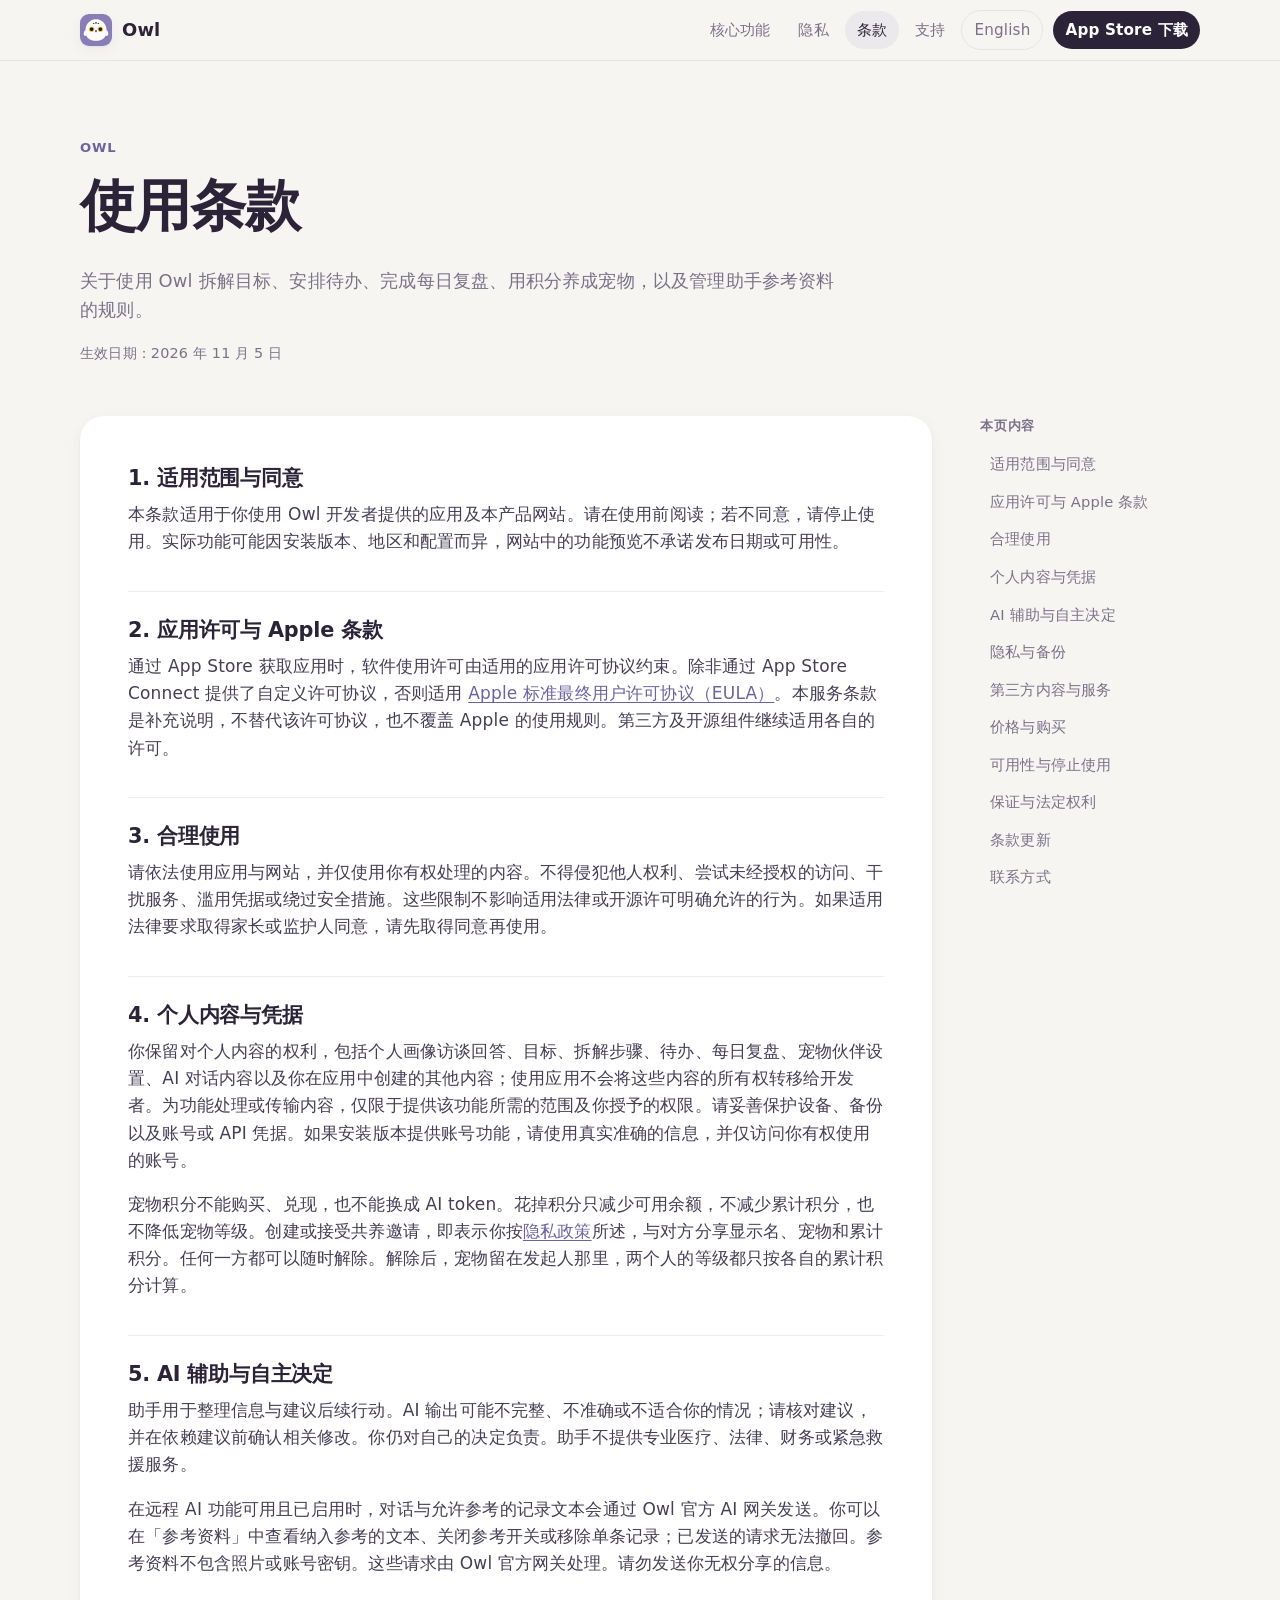
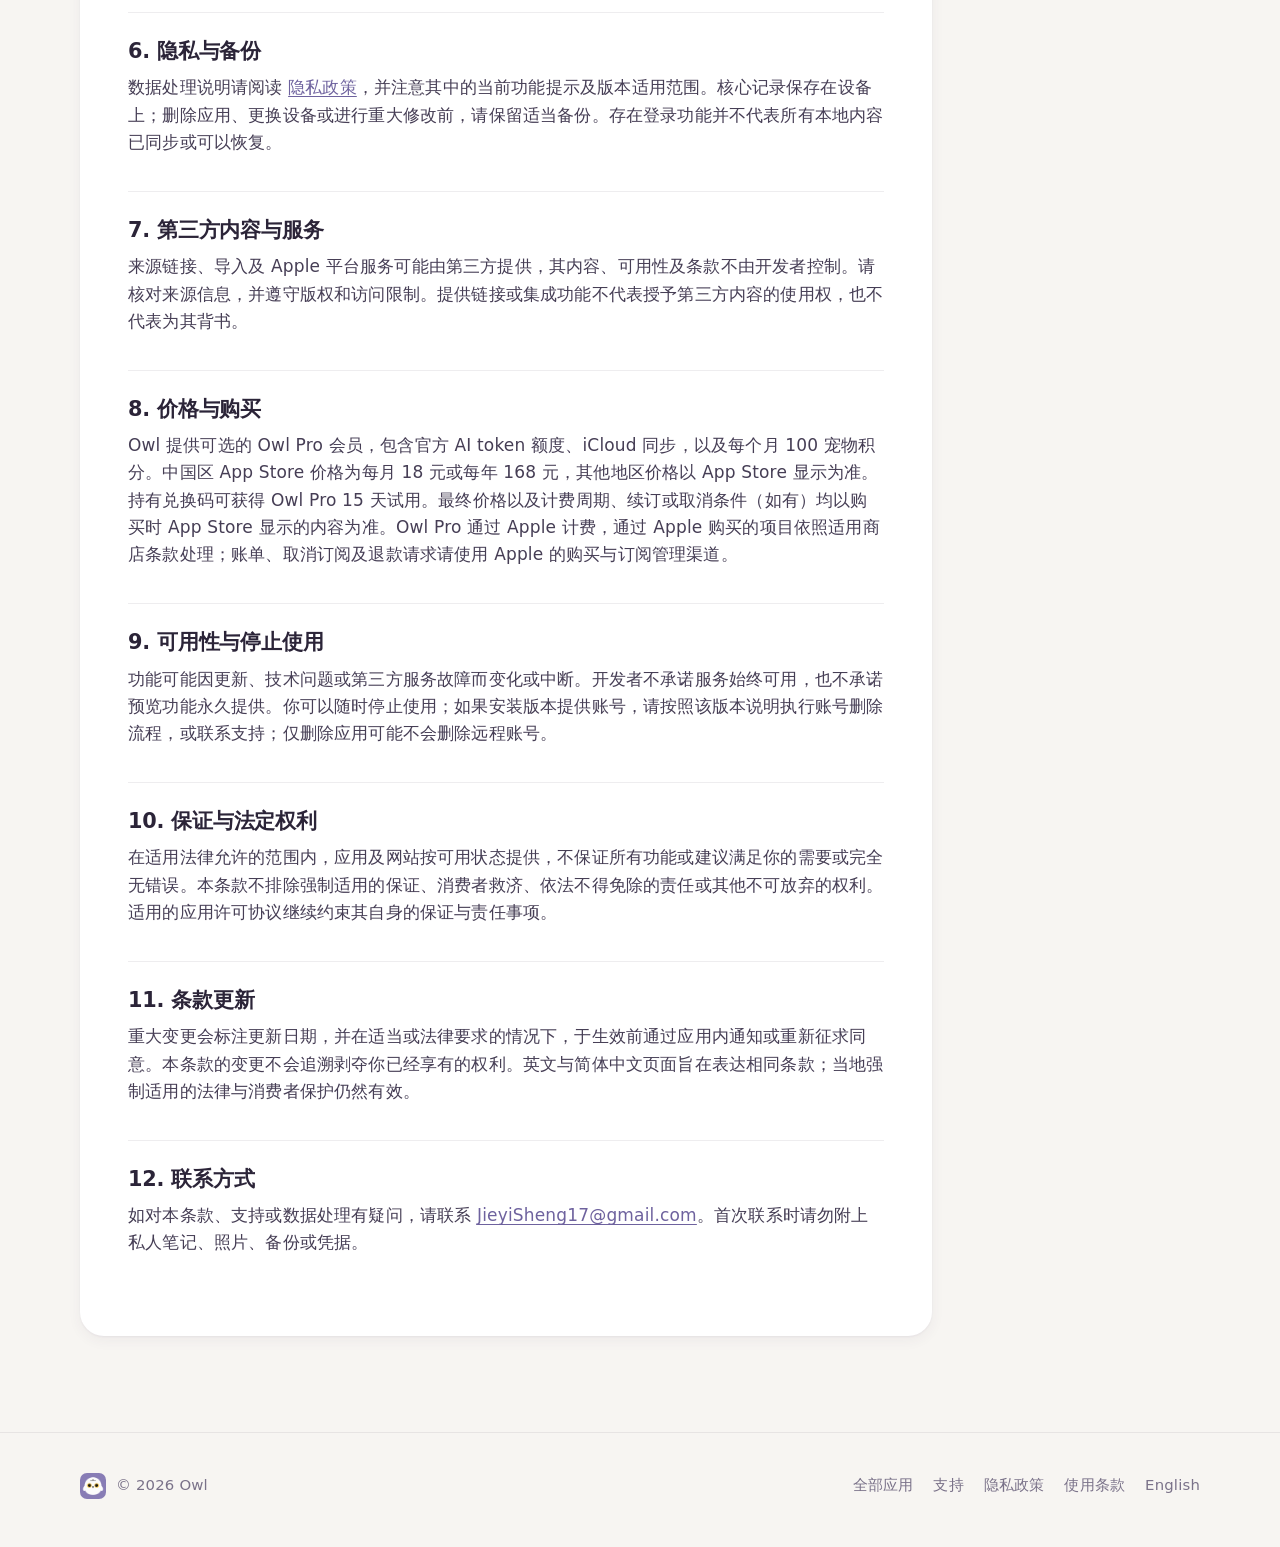
<file: zh/terms/index.html>
<!DOCTYPE html>
<html lang="zh-Hans">
<head>
  <meta charset="utf-8">
  <meta name="viewport" content="width=device-width, initial-scale=1">
  <meta http-equiv="Content-Security-Policy" content="default-src 'self'; img-src 'self' data:; style-src 'self'; script-src 'self'; font-src 'self'; connect-src 'self'; frame-src 'none'; object-src 'none'; base-uri 'self'; form-action 'none'">
  <title>使用条款 — Owl</title>
  <meta name="description" content="Owl 使用条款：个人内容、AI 辅助、备份、第三方服务与使用规则。">
  <meta name="theme-color" content="#F7F5F2">
  <link rel="canonical" href="https://vvsherryvv.github.io/zh/terms/">
  <link rel="alternate" hreflang="en" href="https://vvsherryvv.github.io/terms/">
  <link rel="alternate" hreflang="zh-Hans" href="https://vvsherryvv.github.io/zh/terms/">
  <link rel="alternate" hreflang="x-default" href="https://vvsherryvv.github.io/terms/">
  <meta property="og:title" content="使用条款 — Owl">
  <meta property="og:description" content="Owl 使用条款：个人内容、AI 辅助、备份、第三方服务与使用规则。">
  <meta property="og:type" content="website"><meta property="og:url" content="https://vvsherryvv.github.io/zh/terms/"><meta property="og:image" content="https://vvsherryvv.github.io/assets/social/og-owl.jpg">
  <meta name="twitter:card" content="summary_large_image"><meta name="twitter:title" content="使用条款 — Owl"><meta name="twitter:description" content="Owl 使用条款：个人内容、AI 辅助、备份、第三方服务与使用规则。"><meta name="twitter:image" content="https://vvsherryvv.github.io/assets/social/og-owl.jpg">
  <link rel="icon" href="/assets/images/favicon.png" type="image/png"><link rel="apple-touch-icon" href="/apple-touch-icon.png"><link rel="stylesheet" href="/assets/css/site.css?v=20261030">
</head>
<body>
  <a class="skip-link" href="#main-content">跳转到内容</a>
  <header class="site-header">
    <div class="shell nav-wrap">
      <a class="brand" href="/zh/owl/" aria-label="Owl 首页"><img src="/assets/images/app-icon.png" width="256" height="256" alt=""><span>Owl</span></a>
      <nav class="site-nav" aria-label="主导航"><a class="nav-section" href="/zh/owl/#features">核心功能</a><a class="nav-section" href="/zh/privacy/">隐私</a><a class="nav-section" href="/zh/terms/" aria-current="page">条款</a><a class="nav-section" href="/zh/support/">支持</a><a class="language-link" href="/terms/" lang="en" hreflang="en">English</a><a class="nav-cta" href="https://apps.apple.com/cn/app/id6829596943">App Store 下载</a></nav>
    </div>
  </header>
  <main id="main-content" class="shell">
    <header class="page-hero"><p class="eyebrow">Owl</p><h1>使用条款</h1><p class="lede">关于使用 Owl 拆解目标、安排待办、完成每日复盘、用积分养成宠物，以及管理助手参考资料的规则。</p><p class="effective-date">生效日期：2026 年 11 月 5 日</p></header>
    <div class="legal-layout">
      <article class="legal-content">
        <section id="scope"><h2>1. 适用范围与同意</h2><p>本条款适用于你使用 Owl 开发者提供的应用及本产品网站。请在使用前阅读；若不同意，请停止使用。实际功能可能因安装版本、地区和配置而异，网站中的功能预览不承诺发布日期或可用性。</p></section>
        <section id="license"><h2>2. 应用许可与 Apple 条款</h2><p>通过 App Store 获取应用时，软件使用许可由适用的应用许可协议约束。除非通过 App Store Connect 提供了自定义许可协议，否则适用 <a href="https://www.apple.com/legal/internet-services/itunes/dev/stdeula/">Apple 标准最终用户许可协议（EULA）</a>。本服务条款是补充说明，不替代该许可协议，也不覆盖 Apple 的使用规则。第三方及开源组件继续适用各自的许可。</p></section>
        <section id="use"><h2>3. 合理使用</h2><p>请依法使用应用与网站，并仅使用你有权处理的内容。不得侵犯他人权利、尝试未经授权的访问、干扰服务、滥用凭据或绕过安全措施。这些限制不影响适用法律或开源许可明确允许的行为。如果适用法律要求取得家长或监护人同意，请先取得同意再使用。</p></section>
        <section id="content"><h2>4. 个人内容与凭据</h2><p>你保留对个人内容的权利，包括个人画像访谈回答、目标、拆解步骤、待办、每日复盘、宠物伙伴设置、AI 对话内容以及你在应用中创建的其他内容；使用应用不会将这些内容的所有权转移给开发者。为功能处理或传输内容，仅限于提供该功能所需的范围及你授予的权限。请妥善保护设备、备份以及账号或 API 凭据。如果安装版本提供账号功能，请使用真实准确的信息，并仅访问你有权使用的账号。</p><p>宠物积分不能购买、兑现，也不能换成 AI token。花掉积分只减少可用余额，不减少累计积分，也不降低宠物等级。创建或接受共养邀请，即表示你按<a href="/zh/privacy/">隐私政策</a>所述，与对方分享显示名、宠物和累计积分。任何一方都可以随时解除。解除后，宠物留在发起人那里，两个人的等级都只按各自的累计积分计算。</p></section>
        <section id="ai"><h2>5. AI 辅助与自主决定</h2><p>助手用于整理信息与建议后续行动。AI 输出可能不完整、不准确或不适合你的情况；请核对建议，并在依赖建议前确认相关修改。你仍对自己的决定负责。助手不提供专业医疗、法律、财务或紧急救援服务。</p><p>在远程 AI 功能可用且已启用时，对话与允许参考的记录文本会通过 Owl 官方 AI 网关发送。你可以在「参考资料」中查看纳入参考的文本、关闭参考开关或移除单条记录；已发送的请求无法撤回。参考资料不包含照片或账号密钥。这些请求由 Owl 官方网关处理。请勿发送你无权分享的信息。</p></section>
        <section id="privacy"><h2>6. 隐私与备份</h2><p>数据处理说明请阅读 <a href="/zh/privacy/">隐私政策</a>，并注意其中的当前功能提示及版本适用范围。核心记录保存在设备上；删除应用、更换设备或进行重大修改前，请保留适当备份。存在登录功能并不代表所有本地内容已同步或可以恢复。</p></section>
        <section id="third-parties"><h2>7. 第三方内容与服务</h2><p>来源链接、导入及 Apple 平台服务可能由第三方提供，其内容、可用性及条款不由开发者控制。请核对来源信息，并遵守版权和访问限制。提供链接或集成功能不代表授予第三方内容的使用权，也不代表为其背书。</p></section>
        <section id="payments"><h2>8. 价格与购买</h2><p>Owl 提供可选的 Owl Pro 会员，包含官方 AI token 额度、iCloud 同步，以及每个月 100 宠物积分。中国区 App Store 价格为每月 18 元或每年 168 元，其他地区价格以 App Store 显示为准。持有兑换码可获得 Owl Pro 15 天试用。最终价格以及计费周期、续订或取消条件（如有）均以购买时 App Store 显示的内容为准。Owl Pro 通过 Apple 计费，通过 Apple 购买的项目依照适用商店条款处理；账单、取消订阅及退款请求请使用 Apple 的购买与订阅管理渠道。</p></section>
        <section id="availability"><h2>9. 可用性与停止使用</h2><p>功能可能因更新、技术问题或第三方服务故障而变化或中断。开发者不承诺服务始终可用，也不承诺预览功能永久提供。你可以随时停止使用；如果安装版本提供账号，请按照该版本说明执行账号删除流程，或联系支持；仅删除应用可能不会删除远程账号。</p></section>
        <section id="rights"><h2>10. 保证与法定权利</h2><p>在适用法律允许的范围内，应用及网站按可用状态提供，不保证所有功能或建议满足你的需要或完全无错误。本条款不排除强制适用的保证、消费者救济、依法不得免除的责任或其他不可放弃的权利。适用的应用许可协议继续约束其自身的保证与责任事项。</p></section>
        <section id="changes"><h2>11. 条款更新</h2><p>重大变更会标注更新日期，并在适当或法律要求的情况下，于生效前通过应用内通知或重新征求同意。本条款的变更不会追溯剥夺你已经享有的权利。英文与简体中文页面旨在表达相同条款；当地强制适用的法律与消费者保护仍然有效。</p></section>
        <section id="contact"><h2>12. 联系方式</h2><p>如对本条款、支持或数据处理有疑问，请联系 <a href="mailto:JieyiSheng17@gmail.com">JieyiSheng17@gmail.com</a>。首次联系时请勿附上私人笔记、照片、备份或凭据。</p></section>
      </article>
      <nav class="side-nav" aria-label="使用条款"><strong>本页内容</strong><a href="#scope">适用范围与同意</a><a href="#license">应用许可与 Apple 条款</a><a href="#use">合理使用</a><a href="#content">个人内容与凭据</a><a href="#ai">AI 辅助与自主决定</a><a href="#privacy">隐私与备份</a><a href="#third-parties">第三方内容与服务</a><a href="#payments">价格与购买</a><a href="#availability">可用性与停止使用</a><a href="#rights">保证与法定权利</a><a href="#changes">条款更新</a><a href="#contact">联系方式</a></nav>
    </div>
  </main>
  <footer class="site-footer">
    <div class="shell footer-wrap">
      <p class="footer-brand"><img src="/assets/images/app-icon.png" width="256" height="256" alt=""><span>© 2026 Owl</span></p>
      <nav class="footer-links" aria-label="页脚导航"><a href="/zh/">全部应用</a><a href="/zh/support/">支持</a><a href="/zh/privacy/">隐私政策</a><a href="/zh/terms/" aria-current="page">使用条款</a><a href="/terms/" lang="en" hreflang="en">English</a></nav>
    </div>
  </footer>
</body>
</html>
</file>
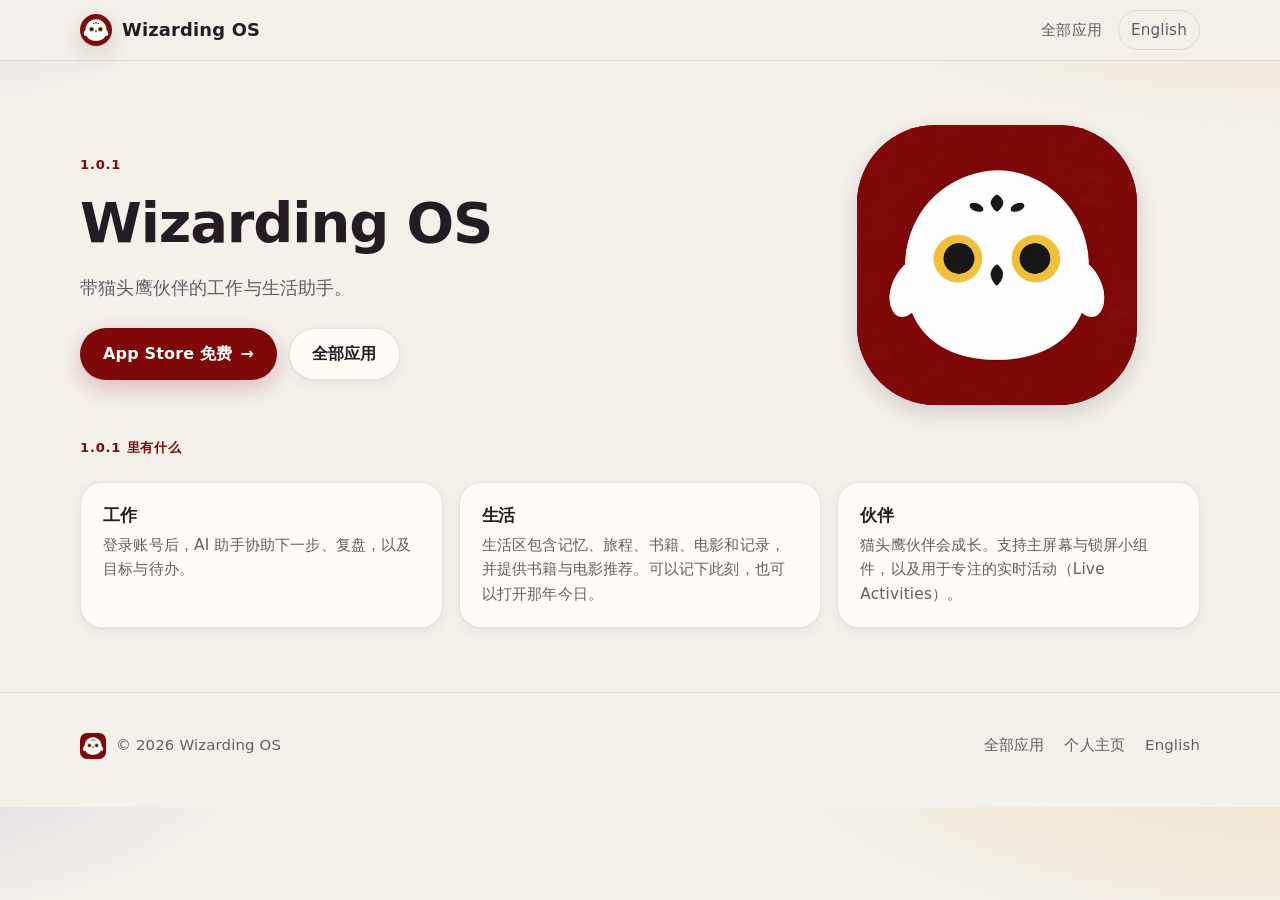
<file: zh/wizarding-os/index.html>
<!DOCTYPE html>
<html lang="zh-Hans">
<head>
  <meta charset="utf-8">
  <meta name="viewport" content="width=device-width, initial-scale=1">
  <meta http-equiv="Content-Security-Policy" content="default-src 'self'; img-src 'self' data:; style-src 'self'; script-src 'self'; font-src 'self'; connect-src 'self'; frame-src 'none'; object-src 'none'; base-uri 'self'; form-action 'none'">
  <title>Wizarding OS 1.0.1 — 工作与生活助手</title>
  <meta name="description" content="Wizarding OS 1.0.1 是带猫头鹰伙伴的工作与生活助手。登录账号后，AI 助手协助工作与生活。App Store 免费。">
  <meta name="theme-color" content="#7F0909">
  <link rel="canonical" href="https://vvsherryvv.github.io/zh/wizarding-os/">
  <link rel="alternate" hreflang="en" href="https://vvsherryvv.github.io/wizarding-os/">
  <link rel="alternate" hreflang="zh-Hans" href="https://vvsherryvv.github.io/zh/wizarding-os/">
  <link rel="alternate" hreflang="x-default" href="https://vvsherryvv.github.io/wizarding-os/">
  <meta property="og:title" content="Wizarding OS 1.0.1 — 工作与生活助手">
  <meta property="og:description" content="带猫头鹰伙伴的工作与生活助手。登录后，AI 助手协助工作与生活。App Store 免费。">
  <meta property="og:type" content="website">
  <meta property="og:url" content="https://vvsherryvv.github.io/zh/wizarding-os/">
  <meta property="og:image" content="https://vvsherryvv.github.io/assets/images/wizarding-os-icon-512.webp">
  <meta property="og:image:width" content="512">
  <meta property="og:image:height" content="512">
  <meta property="og:locale" content="zh_CN">
  <meta property="og:locale:alternate" content="en_US">
  <meta name="twitter:card" content="summary">
  <meta name="twitter:title" content="Wizarding OS 1.0.1 — 工作与生活助手">
  <meta name="twitter:description" content="带猫头鹰伙伴的工作与生活助手。登录后，AI 助手协助工作与生活。App Store 免费。">
  <meta name="twitter:image" content="https://vvsherryvv.github.io/assets/images/wizarding-os-icon-512.webp">
  <link rel="icon" href="/assets/images/wizarding-os-icon-64.png" type="image/png">
  <link rel="apple-touch-icon" href="/assets/images/wizarding-os-apple-touch.png">
  <link rel="stylesheet" href="/assets/css/site.css?v=20261104">
  <link rel="stylesheet" href="/assets/css/portal.css?v=20261104">
</head>
<body class="wos">
  <a class="skip-link" href="#main-content">跳到主要内容</a>
  <header class="site-header">
    <div class="shell nav-wrap">
      <a class="brand" href="/zh/wizarding-os/"><img src="/assets/images/wizarding-os-icon-256.webp" width="256" height="256" alt=""><span>Wizarding OS</span></a>
      <nav class="site-nav" aria-label="主导航">
        <a href="/zh/">全部应用</a>
        <a class="language-link" href="/wizarding-os/" lang="en" hreflang="en">English</a>
      </nav>
    </div>
  </header>

  <main id="main-content">
    <div class="shell">
      <section class="wos-hero">
        <div>
          <p class="eyebrow">1.0.1</p>
          <h1>Wizarding OS</h1>
          <p class="lede">带猫头鹰伙伴的工作与生活助手。</p>
          <div class="actions">
            <a class="button wos-cta" href="https://apps.apple.com/app/id6790730397">App Store 免费 <span class="arrow" aria-hidden="true">→</span></a>
            <a class="button" href="/zh/">全部应用</a>
          </div>
        </div>
        <img class="wos-hero-icon" src="/assets/images/wizarding-os-icon-512.webp" width="512" height="512" alt="Wizarding OS 应用图标：深红底上的猫头鹰">
      </section>

      <section aria-labelledby="in-the-app">
        <h2 id="in-the-app" class="eyebrow">1.0.1 里有什么</h2>
        <ul class="fact-grid">
          <li>
            <h3>工作</h3>
            <p>登录账号后，AI 助手协助下一步、复盘，以及目标与待办。</p>
          </li>
          <li>
            <h3>生活</h3>
            <p>生活区包含记忆、旅程、书籍、电影和记录，并提供书籍与电影推荐。可以记下此刻，也可以打开那年今日。</p>
          </li>
          <li>
            <h3>伙伴</h3>
            <p>猫头鹰伙伴会成长。支持主屏幕与锁屏小组件，以及用于专注的实时活动（Live Activities）。</p>
          </li>
        </ul>
      </section>
    </div>
  </main>

  <footer class="site-footer">
    <div class="shell footer-wrap">
      <p class="footer-brand"><img src="/assets/images/wizarding-os-icon-256.webp" width="256" height="256" alt=""><span>© 2026 Wizarding OS</span></p>
      <nav class="footer-links" aria-label="页脚导航">
        <a href="/zh/">全部应用</a>
        <a href="/archive/">个人主页</a>
        <a href="/wizarding-os/" lang="en" hreflang="en">English</a>
      </nav>
    </div>
  </footer>
</body>
</html>
</file>
<file: assets/css/site.css>
/* Owl website — OwlPalette design system */
:root {
  --canvas: #F7F5F2;
  --surface: #FFFFFF;
  --iris: #897EB6;
  --iris-deep: #6E629E;
  --peach: #F2D6C5;
  --lavender: #DFD8F2;
  --ink: #2B2438;
  --ink-2: #7A7289;
  --line: rgba(43, 36, 56, 0.08);
  --grad: linear-gradient(135deg, #F5E4D7 0%, #E4DDF5 100%);
  --shadow-sm: 0 1px 2px rgba(61, 44, 92, 0.05), 0 4px 14px rgba(61, 44, 92, 0.06);
  --shadow: 0 2px 6px rgba(61, 44, 92, 0.05), 0 18px 44px rgba(61, 44, 92, 0.10);
  --radius: 24px;
  --radius-sm: 16px;
  --shell: 1120px;
  --nav-h: 60px;
  --font: ui-rounded, "SF Pro Rounded", system-ui, -apple-system, "PingFang SC", "Hiragino Sans GB", "Noto Sans CJK SC", sans-serif;
}

*, *::before, *::after { box-sizing: border-box; }
html { scroll-behavior: smooth; scroll-padding-top: calc(var(--nav-h) + 16px); -webkit-text-size-adjust: 100%; }
body { margin: 0; background: var(--canvas); color: var(--ink); font-family: var(--font); font-size: 17px; line-height: 1.6; -webkit-font-smoothing: antialiased; }
img { max-width: 100%; height: auto; display: block; }
a { color: var(--iris-deep); text-underline-offset: 3px; }
a:hover { color: var(--ink); }
:focus-visible { outline: 3px solid var(--iris); outline-offset: 3px; border-radius: 8px; }
h1, h2, h3 { line-height: 1.2; letter-spacing: -0.01em; margin: 0 0 .5em; font-weight: 750; }
h1 { font-size: clamp(2.1rem, 4.6vw, 3.5rem); letter-spacing: -0.02em; }
h2 { font-size: clamp(1.6rem, 3vw, 2.3rem); }
h3 { font-size: 1.2rem; }
p { margin: 0 0 1em; }
.shell { width: min(100% - 48px, var(--shell)); margin-inline: auto; }

.skip-link { position: absolute; left: 16px; top: -60px; z-index: 100; background: var(--ink); color: #fff; padding: 10px 16px; border-radius: 12px; text-decoration: none; }
.skip-link:focus { top: 12px; color: #fff; }

/* ---------- Nav ---------- */
.site-header { position: sticky; top: 0; z-index: 50; background: rgba(247, 245, 242, 0.86); -webkit-backdrop-filter: saturate(1.4) blur(14px); backdrop-filter: saturate(1.4) blur(14px); border-bottom: 1px solid var(--line); }
.nav-wrap { display: flex; align-items: center; gap: 20px; height: var(--nav-h); }
.brand { display: inline-flex; align-items: center; gap: 10px; color: var(--ink); text-decoration: none; font-weight: 800; font-size: 1.12rem; margin-right: auto; }
.brand img { width: 32px; height: 32px; border-radius: 9px; box-shadow: var(--shadow-sm); }
.site-nav { display: flex; align-items: center; gap: 4px; font-size: .95rem; }
.site-nav a { color: var(--ink-2); text-decoration: none; padding: 7px 12px; border-radius: 999px; white-space: nowrap; }
.site-nav a:hover, .site-nav a[aria-current="page"] { color: var(--ink); background: rgba(137, 126, 182, 0.10); }
.site-nav .nav-cta { background: var(--ink); color: #fff; margin-left: 6px; font-weight: 650; }
.site-nav .nav-cta:hover { background: var(--iris-deep); color: #fff; }
.site-nav .language-link { border: 1px solid var(--line); }

/* ---------- Buttons ---------- */
.actions { display: flex; flex-wrap: wrap; gap: 12px; align-items: center; }
.button { display: inline-flex; align-items: center; justify-content: center; gap: 8px; min-height: 48px; padding: 12px 22px; border-radius: 999px; font: inherit; font-weight: 700; font-size: 1rem; text-decoration: none; color: var(--ink); background: var(--surface); box-shadow: var(--shadow-sm); border: 1px solid var(--line); cursor: pointer; transition: transform .2s ease, box-shadow .2s ease, background-color .2s ease; }
.button:hover { color: var(--ink); transform: translateY(-1px); box-shadow: var(--shadow); }
.button.primary { background: var(--ink); color: #fff; border-color: transparent; }
.button.primary:hover { background: var(--iris-deep); color: #fff; }
.button .arrow { transition: transform .2s ease; }
.button:hover .arrow { transform: translateX(2px); }

.eyebrow { display: inline-flex; align-items: center; gap: 8px; margin: 0 0 14px; font-size: .82rem; font-weight: 700; letter-spacing: .06em; text-transform: uppercase; color: var(--iris-deep); }
.pill { display: inline-flex; align-items: center; gap: 8px; padding: 6px 14px; border-radius: 999px; background: var(--surface); box-shadow: var(--shadow-sm); font-size: .85rem; font-weight: 650; color: var(--ink-2); }
.pill .dot { width: 8px; height: 8px; border-radius: 50%; background: var(--iris); }

/* ---------- Phone frame component ---------- */
.phone { margin: 0; width: 100%; max-width: 300px; }
.phone-frame { position: relative; padding: 10px; border-radius: 46px; background: #fff; box-shadow: 0 0 0 1px rgba(43, 36, 56, .06), var(--shadow); }
.phone-frame img { width: 100%; aspect-ratio: 1206 / 2622; object-fit: cover; border-radius: 37px; background: var(--lavender); }
.phone-frame::after { content: ""; position: absolute; top: 20px; left: 50%; width: 30%; height: 22px; transform: translateX(-50%); border-radius: 999px; background: #1d1a24; opacity: .9; }

/* ---------- Hero ---------- */
.hero { position: relative; overflow: hidden; }
.hero::before { content: ""; position: absolute; inset: 0; background: radial-gradient(ellipse 50% 62% at 76% 46%, rgba(228, 221, 245, .95) 0%, rgba(245, 228, 215, .75) 45%, rgba(247, 245, 242, 0) 75%); z-index: -1; }
.hero { isolation: isolate; }
.hero-grid { display: grid; grid-template-columns: 1.1fr .9fr; align-items: center; gap: 56px; padding: 88px 0 96px; }
.hero h1 { max-width: 13em; }
.hero .lede { font-size: 1.2rem; color: var(--ink-2); max-width: 32em; margin-bottom: 28px; }
.hero .pill { margin-bottom: 22px; }
.hero-note { margin: 18px 0 0; font-size: .9rem; color: var(--ink-2); }
.hero .phone { max-width: 320px; justify-self: center; }

/* ---------- Sections ---------- */
.section { padding: 96px 0; }
.section-head { max-width: 640px; margin: 0 auto 52px; text-align: center; }
.section-head p:last-child { color: var(--ink-2); font-size: 1.08rem; margin: 0; }

/* Screenshot cards */
.pets-band { background: var(--grad); }
.shots { display: grid; grid-template-columns: repeat(2, minmax(0, 1fr)); gap: 28px; max-width: 820px; margin: 0 auto; padding: 0; list-style: none; }
.shot { display: flex; flex-direction: column; background: var(--surface); border-radius: var(--radius); box-shadow: var(--shadow-sm); padding: 28px 24px 0; overflow: hidden; text-align: center; }
.shot h3 { margin: 0 0 .3em; }
.shot p { margin: 0 0 22px; color: var(--ink-2); }
.shot .phone { margin: auto auto 0; max-width: 270px; }
.shot .phone-frame { border-radius: 40px 40px 0 0; padding-bottom: 0; box-shadow: 0 0 0 1px rgba(43, 36, 56, .06), 0 -8px 30px rgba(61, 44, 92, .08); }
.shot .phone-frame img { border-radius: 31px 31px 0 0; aspect-ratio: 1206 / 2244; object-position: top; }
.shot .phone-frame::after { top: 18px; height: 18px; }

/* Privacy */
.privacy-card { display: grid; grid-template-columns: .9fr 1.1fr; gap: 48px; align-items: center; background: var(--surface); border-radius: calc(var(--radius) + 8px); box-shadow: var(--shadow-sm); padding: 56px; }
.privacy-card h2 { margin-bottom: .4em; }
.privacy-card .intro p { color: var(--ink-2); }
.promises { list-style: none; margin: 0; padding: 0; display: grid; gap: 14px; }
.promises li { display: grid; grid-template-columns: 44px 1fr; gap: 16px; align-items: start; padding: 18px 20px; border-radius: var(--radius-sm); background: var(--canvas); }
.promises .icon { display: grid; place-items: center; width: 44px; height: 44px; border-radius: 14px; background: var(--lavender); color: var(--iris-deep); }
.promises li:nth-child(2) .icon { background: var(--peach); color: #8a5a43; }
.promises strong { display: block; margin-bottom: 2px; }
.promises span { color: var(--ink-2); font-size: .96rem; }

/* Download CTA */
#download { padding-top: 0; }
.cta { text-align: center; background: var(--grad); border-radius: calc(var(--radius) + 8px); padding: 72px 32px; position: relative; overflow: hidden; }
.cta img.cta-icon { width: 76px; height: 76px; border-radius: 20px; margin: 0 auto 22px; box-shadow: var(--shadow); }
.cta p { color: var(--ink-2); max-width: 34em; margin-inline: auto; }
.cta .actions { justify-content: center; margin-top: 26px; }
.cta .fineprint { font-size: .88rem; margin-top: 18px; margin-bottom: 0; }

/* ---------- Footer ---------- */
.site-footer { padding: 40px 0 48px; border-top: 1px solid var(--line); margin-top: 96px; font-size: .93rem; color: var(--ink-2); }
.product-home .site-footer { margin-top: 0; }
.footer-wrap { display: flex; flex-wrap: wrap; align-items: center; justify-content: space-between; gap: 18px; }
.footer-wrap p { margin: 0; }
.footer-brand { display: inline-flex; align-items: center; gap: 10px; }
.footer-brand img { width: 26px; height: 26px; border-radius: 7px; }
.footer-links { display: flex; flex-wrap: wrap; gap: 6px 20px; }
.footer-links a { color: var(--ink-2); text-decoration: none; }
.footer-links a:hover { color: var(--ink); text-decoration: underline; }

/* ---------- Content pages (privacy / terms / support) ---------- */
.page-hero { padding: 72px 0 36px; max-width: 760px; }
.page-hero .lede { font-size: 1.12rem; color: var(--ink-2); }
.effective-date { font-size: .9rem; color: var(--ink-2); }
.legal-layout, .support-layout { display: grid; grid-template-columns: minmax(0, 1fr) 220px; gap: 48px; align-items: start; }
.legal-content, .support-content { min-width: 0; overflow-wrap: anywhere; background: var(--surface); border-radius: var(--radius); box-shadow: var(--shadow-sm); padding: 44px 48px; }
.legal-content section, .support-content section { padding: 6px 0 18px; }
.legal-content section + section, .support-content section + section { border-top: 1px solid var(--line); padding-top: 26px; }
.legal-content h2, .support-content h2 { font-size: 1.3rem; }
.support-content h3 { font-size: 1.05rem; margin-top: 1.2em; }
.legal-content p, .support-content p { color: #463e55; }
.notice { background: linear-gradient(135deg, rgba(245, 228, 215, .55), rgba(228, 221, 245, .55)); border-radius: var(--radius-sm); padding: 22px 24px !important; border-top: 0 !important; margin-bottom: 18px; }
p.notice { padding: 14px 18px !important; }
code { font-family: ui-monospace, SFMono-Regular, Menlo, monospace; font-size: .9em; background: var(--canvas); padding: 2px 6px; border-radius: 6px; }
.side-nav { position: sticky; top: calc(var(--nav-h) + 24px); display: flex; flex-direction: column; gap: 2px; font-size: .92rem; }
.side-nav strong { font-size: .8rem; text-transform: uppercase; letter-spacing: .06em; color: var(--ink-2); margin-bottom: 8px; }
.side-nav a { color: var(--ink-2); text-decoration: none; padding: 6px 10px; border-radius: 10px; }
.side-nav a:hover { background: rgba(137, 126, 182, .10); color: var(--ink); }
.support-cta { margin-top: 14px; }

.not-found { min-height: 60vh; display: grid; place-items: center; text-align: center; padding: 80px 0; }
.not-found .actions { justify-content: center; }

/* ---------- Responsive ---------- */
@media (max-width: 1099px) {
  .hero-grid { gap: 36px; padding: 64px 0 72px; }
  .hero .phone { max-width: 280px; }
  .privacy-card { grid-template-columns: 1fr; gap: 28px; padding: 44px; }
  .section { padding: 80px 0; }
}
@media (max-width: 900px) {
  .site-nav .nav-section { display: none; }
  .legal-layout, .support-layout { grid-template-columns: minmax(0, 1fr); }
  .side-nav { display: none; }
}
@media (max-width: 767px) {
  body { font-size: 16px; }
  .shell { width: min(100% - 36px, var(--shell)); }
  .site-nav .nav-cta { padding: 7px 14px; }
  .hero::before { background: radial-gradient(ellipse 90% 45% at 50% 72%, rgba(228, 221, 245, .95) 0%, rgba(245, 228, 215, .7) 50%, rgba(247, 245, 242, 0) 80%); }
  .hero-grid { grid-template-columns: 1fr; text-align: center; padding: 44px 0 56px; gap: 40px; }
  .hero h1, .hero .lede { margin-inline: auto; }
  .hero .actions { justify-content: center; flex-direction: column; align-items: stretch; max-width: 320px; margin-inline: auto; }
  .hero .phone { max-width: 250px; }
  .section { padding: 64px 0; }
  .section-head { margin-bottom: 36px; }
  .shots { grid-template-columns: 1fr; gap: 18px; max-width: 360px; }
  .shot .phone { max-width: 240px; }
  .privacy-card { padding: 28px 20px; border-radius: var(--radius); }
  .promises li { grid-template-columns: 40px 1fr; padding: 16px; gap: 14px; }
  .promises .icon { width: 40px; height: 40px; }
  .cta { padding: 52px 22px; border-radius: var(--radius); }
  .cta .button { width: 100%; }
  .footer-wrap { flex-direction: column; align-items: flex-start; }
  .page-hero { padding: 48px 0 24px; }
  .legal-content, .support-content { padding: 26px 20px; border-radius: 20px; }
}
@media (max-width: 380px) {
  .site-nav .language-link { display: none; }
}

@media (prefers-reduced-motion: reduce) {
  html { scroll-behavior: auto; }
  *, *::before, *::after { transition: none !important; animation: none !important; }
  .button:hover { transform: none; }
}

/* Chinese headline tuning */
h1, h2 { text-wrap: balance; }
html[lang="zh-Hans"] .hero h1 { font-size: clamp(1.9rem, 4vw, 2.9rem); max-width: none; line-height: 1.25; }
html[lang="zh-Hans"] body { letter-spacing: .01em; }
.nowrap { white-space: nowrap; }
</file>
<file: assets/css/flight.css>
@font-face{font-family:FlightSerif;src:url('/archive/assets/fonts/instrument-serif-400.woff') format('woff');font-display:swap}
@font-face{font-family:FlightSerif;src:url('/archive/assets/fonts/instrument-serif-400-italic.woff') format('woff');font-style:italic;font-display:swap}
@font-face{font-family:FlightMono;src:url('/archive/assets/fonts/jetbrains-mono-500.woff') format('woff');font-display:swap}
:root{--cream:#f7ecdb;--muted:#ddd3df;--dusk:#24283f;--peach:#e9bfa4;scroll-behavior:smooth;scroll-padding-top:24px}
body.flight{margin:0;background:var(--dusk);color:var(--cream);font-family:Arial,'PingFang SC',sans-serif;font-size:17px;font-weight:500;line-height:1.75;overflow-x:clip}
.flight *{box-sizing:border-box}.flight a{color:inherit;text-decoration:none}.flight a:hover{color:var(--peach)}.flight a:focus-visible,.flight button:focus-visible{outline:2px solid #f7cd97;outline-offset:7px}.flight h1,.flight h2,.flight h3,.flight p{margin:0}.flight h1,.flight h2,.flight h3{font-weight:400;letter-spacing:-.035em}.flight em{font-weight:400;color:var(--peach)}
.flight-header{position:absolute;inset:0 0 auto;z-index:10;padding:22px 5%;display:flex;align-items:center;justify-content:space-between;border-bottom:1px solid #f7ecdb20}.wordmark{font-family:FlightSerif,serif;font-size:31px;letter-spacing:-3px}.wordmark span{font-size:22px;display:inline-block;padding-left:7px;vertical-align:top;color:var(--peach)}.flight-header nav{display:flex;gap:32px;align-items:center;font-size:16px}.flight-header nav a{padding-block:10px}.flight-header nav a:last-child{border-left:1px solid #ffffff35;padding-left:28px}
.sky{position:absolute;inset:0 0 auto;height:1100px;height:120svh;overflow:hidden;pointer-events:none;background:radial-gradient(ellipse at 72% 42%,#a7838738,transparent 40%),linear-gradient(175deg,#1d263d 8%,#48415e 52%,#a47983 85%,#d9a88a)}
.stars{position:absolute;inset:0;background-image:radial-gradient(circle at 10% 19%,#ffe2b9 0 1px,transparent 1.5px),radial-gradient(circle at 28% 12%,#ffe2b9 0 1px,transparent 1.5px),radial-gradient(circle at 51% 31%,#ffe2b9 0 1px,transparent 1.5px),radial-gradient(circle at 84% 18%,#ffe2b9 0 1px,transparent 1.5px),radial-gradient(circle at 91% 39%,#ffe2b9 0 1px,transparent 1.5px),radial-gradient(circle at 58% 10%,#ffe2b9 0 1px,transparent 1.5px);background-size:650px 620px;opacity:.7}.halo{position:absolute;top:13%;left:52%;width:50vw;height:50vw;background:radial-gradient(circle,#f2c79515,transparent 68%)}.moon{position:absolute;top:20%;left:65%;width:clamp(120px,18vw,280px);aspect-ratio:1;border-radius:50%;background:radial-gradient(circle at 35% 30%,#f9e8c6,#e9c6a8 70%,#cea394);box-shadow:0 0 100px #ffe0a81a,inset -10px -8px 30px #a5788633}.moon:after{content:'';position:absolute;inset:0;border-radius:inherit;background:repeating-radial-gradient(circle at 30% 42%,transparent 0 19px,#a97c7e0a 20px 24px);opacity:.7}.orbit{position:absolute;left:43%;top:9%;width:60vw;aspect-ratio:1;border:1px solid #f5dac31c;border-radius:50%;transform:rotate(-28deg) scaleY(.65)}.orbit-two{left:54%;top:0;transform:rotate(25deg) scaleY(.68);border-style:dashed;border-color:#f5dac310}.cloudscape{position:absolute;bottom:-2%;left:-10%;width:120%;max-width:none;height:80%;object-fit:fill;transform:translateY(var(--flight-offset,0px));opacity:.85}
.flight-hero{position:relative;min-height:820px;height:100svh;max-height:1200px;padding:160px 10% 100px;display:flex;align-items:center;isolation:isolate}.hero-copy{z-index:2;position:relative;width:55%;padding-bottom:50px}.eyebrow{font-family:FlightMono,monospace;font-size:13px;letter-spacing:.14em;line-height:1.7;font-weight:400}.hero-copy .eyebrow{color:#ead5c5;margin-bottom:28px}.tiny-star{font-size:19px;margin-right:8px}.flight h1{font-family:FlightSerif,Georgia,serif;font-size:clamp(100px,10.7vw,175px);line-height:.83;letter-spacing:-.045em}.flight h1 em{padding-left:30px}.hero-role{font-size:18px;line-height:1.85;margin-top:30px!important;color:#e2d4d6}.takeoff-link{display:inline-flex;align-items:center;gap:40px;border-bottom:1px solid #e3c2a7a1;margin-top:25px;padding:6px 0 12px;font-size:16px}.takeoff-link span{font-size:23px}.witch-flight{position:absolute;width:61%;right:0;top:21%;transform:translateY(calc(var(--flight-offset,0px) * -1)) rotate(var(--flight-tilt,-5deg));z-index:1}.witch{width:100%;max-width:none;filter:drop-shadow(0 24px 20px #171f3a40);animation:levitate 6s ease-in-out infinite}.flight-scribble{position:absolute;bottom:18%;right:24%;color:#edd2b9a8;font-family:FlightSerif,serif;font-style:italic;font-size:20px;transform:rotate(-8deg)}.flight-scribble span{display:block;font-size:40px;text-align:right;line-height:.9}.hero-bottom{position:absolute;bottom:35px;left:5%;right:5%;display:flex;align-items:center;justify-content:space-between;gap:25px;font-family:FlightMono,monospace;font-size:13px;letter-spacing:.09em;color:#e6d4ca}.hero-bottom>a{display:flex;align-items:center;gap:15px}.hero-bottom>a span{font-size:23px}.coordinates{opacity:.65}
.work-section{position:relative;padding:140px 10% 100px;background:linear-gradient(#25294100,#24283f 130px)}.section-heading{max-width:900px;display:grid;grid-template-columns:1fr 1fr;gap:24px;margin-bottom:70px;align-items:end}.section-heading>.eyebrow{grid-column:1/-1;color:#c4a99d}.flight h2{font-family:FlightSerif,Georgia,serif;font-size:clamp(43px,4.7vw,70px);line-height:1.06}.section-heading>p:last-child{font-size:17px;color:var(--muted);line-height:1.9;padding:0 0 4px 35px}.project{display:grid;grid-template-columns:1fr 1fr;min-height:560px;border:1px solid #ffffff1c;border-radius:3px;overflow:hidden;margin-top:36px;background:#2e3048}.project-copy{padding:48px 45px}.project-copy>.eyebrow{color:#c6b3c8;margin-bottom:32px}.app-mark{display:block;width:44px;height:44px;border-radius:11px;margin-bottom:12px}.flight h3{font-family:FlightSerif,Georgia,serif;font-size:45px;margin-bottom:16px}.project-copy>p:not(.eyebrow):not(.project-detail){font-size:23px;line-height:1.4;color:#e5d9e9;letter-spacing:-.02em}.project-detail{font-size:16px;line-height:1.9;color:#d8cedf;max-width:28em;margin-top:20px!important}.pill-link{display:inline-flex;align-items:center;justify-content:space-between;gap:32px;padding:12px 21px;min-height:46px;border:1px solid #d6c1a780;border-radius:40px;font-size:16px;margin-top:28px}.pill-link:hover{background:#f2d4b112}.project-status{display:block;font-family:FlightMono,monospace;font-size:13px;letter-spacing:.05em;color:#d8cedf;margin-top:12px}.owl-art{position:relative;overflow:hidden;background:radial-gradient(ellipse at 45% 44%,#9b849e,#706480 60%,#5c536e);display:flex;align-items:flex-end;justify-content:center;min-height:550px}.art-orbit{position:absolute;width:460px;height:460px;border:1px solid #e8cfdb33;border-radius:50%;top:13%;left:-10%}.art-orbit:after{content:'';position:absolute;inset:25px;border:1px dashed #e8cfdb22;border-radius:50%}.art-note{position:absolute;top:38px;left:30px;font-family:FlightSerif,serif;font-size:24px;font-style:italic;color:#f9dfcfb3;transform:rotate(-7deg)}.phone-preview{position:relative;width:220px;flex-shrink:0;transform:rotate(9deg) translate(30px,70px);border:6px solid #252338;border-radius:35px;background:#252338;box-shadow:20px 20px 50px #24203850;overflow:hidden}.phone-preview img{display:block;width:100%;height:auto;border-radius:29px}.owl-pet{position:absolute;bottom:75px;left:0;width:50%;height:auto;z-index:2;transform:rotate(-8deg);filter:drop-shadow(0 15px 15px #30263935)}.art-spark{position:absolute;right:30px;top:100px;font-family:FlightSerif;font-size:65px;color:#f3dbb7}.project-wos{background:#323347}.project-wos .project-copy>.eyebrow{color:#d0b69d}.project-wos .project-copy>p:not(.eyebrow):not(.project-detail){color:#eddfd0}.memory-art{position:relative;display:flex;align-items:center;justify-content:center;overflow:hidden;background:radial-gradient(ellipse at 70% 40%,#bb9b87,#8f797a 70%,#766471);min-height:550px}.memory-orbit{position:absolute;width:430px;aspect-ratio:1;border:1px solid #f9dac13d;border-radius:50%}.memory-sheet{position:relative;width:78%;max-width:350px;padding:36px 27px;background:#f0e6d5;color:#4e4147;transform:rotate(-7deg);box-shadow:15px 25px 45px #342b4033;z-index:1}.memory-sheet>.eyebrow{font-size:12px;letter-spacing:.1em}.memory-star{display:block;font-family:FlightSerif;font-size:55px;color:#a16e4e;line-height:1.5}.memory-sheet>div{display:flex;align-items:baseline;gap:15px;padding:15px 0;border-top:1px solid #786b602d}.memory-sheet>div>span{font-family:FlightMono;font-size:13px;color:#8b6e5d}.memory-sheet p{font-family:FlightSerif,Georgia,serif;font-size:23px;line-height:1.4}.memory-sheet small{display:block;font-family:Arial,'PingFang SC',sans-serif;font-size:13px;color:#77686b;margin-top:5px}.memory-caption{position:absolute;top:35px;font-family:FlightMono;font-size:13px;letter-spacing:.12em;color:#f1dfcf}.memory-footnote{position:absolute;bottom:28px;right:35px;font-family:FlightSerif;font-size:23px;font-style:italic;color:#f5dfca}
.about-section{position:relative;display:grid;grid-template-columns:1fr 1fr;gap:9%;padding:90px 10% 150px;align-items:center}.about-photo{position:relative;transform:rotate(-3deg);padding:10px;background:#e8dccd;color:#5e5057}.about-photo img{display:block;width:100%;height:auto;aspect-ratio:1;object-fit:cover;object-position:43% center;filter:saturate(.65)}.about-photo>span{display:block;text-align:center;font-size:13px;letter-spacing:.08em;padding:16px 0 7px;font-family:FlightMono}.about-copy>.eyebrow{color:#c4a99d;margin-bottom:22px}.about-copy h2{font-size:clamp(37px,3.9vw,56px);margin-bottom:30px}.about-copy>p:not(.eyebrow){color:var(--muted);font-size:17px;line-height:1.9;margin-top:14px}
.contact-section{position:relative;text-align:center;overflow:hidden;padding:90px 8% 100px;border-top:1px solid #ffffff1a;background:radial-gradient(ellipse at 50% 110%,#896e7b60,transparent 70%)}.contact-section>.eyebrow{color:#c4a99d}.contact-star{display:block;font-family:FlightSerif;font-size:60px;line-height:1.6;color:var(--peach)}.contact-section h2{font-size:clamp(56px,6vw,85px)}.contact-section>p:not(.eyebrow){font-size:17px;color:var(--muted);margin-top:25px}.flight-footer{display:flex;justify-content:space-between;align-items:center;padding:30px 5% 35px;gap:20px;border-top:1px solid #ffffff1a;font-size:13px;color:#d0c6d4}.flight-footer nav{display:flex;gap:20px}.footer-message{font-family:FlightSerif;font-size:15px;font-style:italic}.flight-instruments{position:fixed;right:2.3%;top:40%;z-index:5;display:flex;flex-direction:column;align-items:center;gap:17px;font-family:FlightMono;font-size:13px;color:#e7d8c9}.instrument-label{writing-mode:vertical-rl;font-size:12px;letter-spacing:.16em;opacity:.7}.flight-instruments nav{display:flex;flex-direction:column;gap:2px;border-right:1px solid #c4b2a64d}.flight-instruments a{display:flex;align-items:center;justify-content:flex-end;min-width:44px;height:40px;padding-right:13px;border-right:2px solid transparent;transform:translateX(1.5px);color:#bcaebc}.flight-instruments a[aria-current]{color:#f6d2a8;border-right-color:#f6d2a8}.route-progress{font-size:12px;opacity:.7}.motion-toggle{position:fixed;bottom:22px;left:22px;z-index:8;border:1px solid #f4d7b84d;color:#f3dcc8;background:#24283fe6;backdrop-filter:blur(8px);border-radius:30px;padding:10px 15px;display:flex;align-items:center;gap:9px;font:600 14px Arial,sans-serif;min-height:44px;cursor:pointer}.motion-toggle>span:first-child{font-size:15px}.motion-paused *{animation-play-state:paused!important}.motion-paused{scroll-behavior:auto}
.chinese-signature{display:block;font-family:FlightSerif,serif;font-size:.55em;font-style:italic;letter-spacing:-.025em;color:var(--peach);margin:18px 0 0 12px}html[lang=zh-Hans] .flight h1{font-size:clamp(65px,7.7vw,110px);letter-spacing:.04em;line-height:1.15}html[lang=zh-Hans] .flight h2{line-height:1.3;letter-spacing:.02em;font-size:clamp(34px,3.5vw,52px)}html[lang=zh-Hans] .flight h2 em{font-style:normal}html[lang=zh-Hans] .project-copy>p:not(.eyebrow):not(.project-detail){line-height:1.7;font-size:21px}html[lang=zh-Hans] .memory-sheet p{font-size:18px}
@keyframes levitate{0%,100%{transform:translateY(0) rotate(-1deg)}50%{transform:translateY(-15px) rotate(1deg)}}
@media(min-width:1600px){.flight-hero{padding-inline:max(10%,calc((100% - 1280px)/2))}.work-section,.about-section{padding-inline:max(10%,calc((100% - 1280px)/2))}}
@media(max-width:1000px){.flight-hero{padding-inline:8%;min-height:760px}.witch-flight{width:69%;right:-6%;top:25%}.hero-copy{width:65%}.flight h1{font-size:130px}.hero-copy .eyebrow{max-width:260px}.work-section{padding-inline:8%}.project-copy{padding:35px 28px}.project{min-height:540px}.owl-art,.memory-art{min-height:540px}.phone-preview{width:185px;transform:rotate(9deg) translate(18px,20px)}.owl-pet{bottom:85px;width:55%;left:-4%}.art-note{font-size:21px;left:20px}.about-section{padding-inline:8%;gap:7%}.footer-message{display:none}.flight-instruments{right:1%}.section-heading>p:last-child{padding-left:0}.hero-bottom .coordinates{display:none}}
@media(max-width:650px){.flight-header{padding:18px 6%}.flight-header nav{gap:18px;font-size:14px}.flight-header nav a:last-child{padding-left:18px}.flight-hero{height:940px;height:112svh;min-height:820px;max-height:1050px;display:block;padding:145px 8% 80px}.hero-copy{width:100%;padding-bottom:0}.hero-copy .eyebrow{font-size:12px;max-width:none;margin-bottom:24px}.flight h1{font-size:103px;line-height:.86}.flight h1 em{padding-left:20px}.hero-role{font-size:16px;margin-top:24px!important}.takeoff-link{font-size:14px;margin-top:14px;gap:30px}.witch-flight{width:105%;top:auto;bottom:55px;right:-4%;z-index:-1}.witch{width:100%}.flight-scribble{bottom:18%;right:20%;font-size:17px}.sky{height:116svh;min-height:850px;max-height:1090px}.moon{top:21%;left:67%;width:95px}.orbit{top:35%;left:12%;width:100vw}.orbit-two{left:25%;top:30%}.cloudscape{height:65%;width:230%;left:-65%;bottom:0}.hero-bottom{bottom:20px;left:8%;right:8%;font-size:12px;gap:10px}.hero-bottom>span:first-child{max-width:140px}.hero-bottom>a{font-size:12px;gap:8px}.flight-instruments{display:none}.motion-toggle{bottom:14px;left:14px;width:42px;height:42px;min-height:42px;padding:0;justify-content:center}.motion-label{position:absolute;width:1px;height:1px;overflow:hidden;clip-path:inset(50%)}.work-section{padding:80px 6% 50px}.section-heading{display:block;margin-bottom:38px}.section-heading h2{margin-top:20px}.section-heading>p:last-child{margin-top:22px;font-size:16px}.flight h2{font-size:48px}.project{display:flex;flex-direction:column;margin-top:24px}.project-copy{padding:32px 28px}.project-copy>.eyebrow{margin-bottom:25px}.project-copy>p:not(.eyebrow):not(.project-detail){font-size:23px}.project-detail{font-size:16px;max-width:30em}.owl-art,.memory-art{min-height:430px}.owl-art{height:430px}.phone-preview{width:205px;transform:rotate(9deg) translate(35px,80px)}.owl-pet{width:48%;left:1%;bottom:30px}.art-note{top:28px;left:25px}.art-spark{top:80px}.memory-sheet{width:75%;max-width:300px;padding:26px}.memory-caption{top:20px;font-size:12px}.memory-sheet p{font-size:22px}.memory-sheet>div{padding-block:12px}.memory-star{font-size:42px}.memory-footnote{font-size:20px;bottom:12px;right:23px}.about-section{grid-template-columns:1fr;padding:65px 9% 80px;gap:55px}.about-photo{max-width:400px;margin-inline:5%;order:2}.about-copy h2{font-size:43px}.about-copy>p:not(.eyebrow){font-size:17px}.contact-section{padding:65px 7%}.contact-section h2{font-size:58px}.contact-section>p:not(.eyebrow){font-size:16px}.flight-footer{flex-direction:column;padding:25px 8% 80px;gap:15px;font-size:13px}.flight-footer nav{flex-wrap:wrap;justify-content:center;gap:20px}html[lang=zh-Hans] .flight h1{font-size:65px}html[lang=zh-Hans] .witch-flight{bottom:50px}html[lang=zh-Hans] .flight h2{font-size:33px}html[lang=zh-Hans] .contact-section h2{font-size:39px}}
@media(prefers-reduced-motion:reduce){:root{scroll-behavior:auto}.flight *{animation:none!important;transition:none!important}.cloudscape,.witch-flight{transform:none!important}}
/* Keep the flying illustration inside the viewport, including at narrow widths. */
.flight-hero{overflow:hidden}
@media(max-width:650px){.flight-hero{height:100svh;min-height:780px;max-height:940px}.sky{height:104svh;min-height:810px;max-height:970px}.witch-flight{bottom:40px}html[lang=zh-Hans] .witch-flight{bottom:40px}}

/* Readability and primary About action — 2026-11-05. */
.about-button{display:inline-flex;align-items:center;justify-content:center;min-height:56px;padding:14px 28px;margin-top:28px;border:1px solid #f2d2ae;border-radius:12px;background:#f2d2ae;color:#27283e!important;font-size:18px;font-weight:700;box-shadow:0 6px 24px #0f152633}
.about-button:hover{background:#ffe5c7;border-color:#ffe5c7;box-shadow:0 8px 28px #0f15264d}
.flight h2,.flight h3{font-weight:600}
.flight-header nav,.takeoff-link,.pill-link,
.project-copy>p:not(.eyebrow):not(.project-detail){font-weight:500}
.memory-sheet small{font-size:14px;line-height:1.6}
.flight-footer a{display:inline-flex;align-items:center;min-height:44px}
.hero-bottom{padding-left:110px;flex-wrap:wrap}
@media(max-width:650px){.hero-bottom{padding-left:44px;align-items:flex-end}.hero-bottom>span:first-child{max-width:125px;font-size:11px}.hero-bottom>a{font-size:12px}.about-button{width:100%;min-height:56px}.memory-sheet{margin-block:60px}.memory-art{min-height:500px}.memory-caption{font-size:12px}.memory-footnote{font-size:20px}.flight-footer nav{gap:10px 20px}}

.project-wuhan{background:#24312f}.project-wuhan .project-copy>.eyebrow{color:#e7c3b6}.project-wuhan h3{font-size:clamp(30px,3vw,42px);line-height:1.3;letter-spacing:0}.wuhan-art{position:relative;min-height:550px;display:flex;align-items:flex-end;justify-content:center;overflow:hidden;background:radial-gradient(ellipse at 50% 42%,#3e6a62,#1a3330 62%,#122422)}.wuhan-art img{width:min(62%,280px);height:auto;margin-bottom:36px;filter:drop-shadow(0 18px 18px #0c1a1840)}.wuhan-note{position:absolute;top:38px;left:30px;font-family:FlightSerif,serif;font-size:24px;font-style:italic;color:#f6e4d6cc}
@media(max-width:1000px){.wuhan-art{min-height:540px}}
@media(max-width:650px){.wuhan-art{min-height:430px}.wuhan-note{top:28px;left:25px;font-size:21px}.project-wuhan h3{font-size:32px}}

@media (min-width:651px) and (max-width:900px){
  .about-section{grid-template-columns:1fr;gap:48px}
  .about-photo{max-width:400px;margin-inline:auto;order:2}
  .section-heading{grid-template-columns:1fr}
  .section-heading>p:last-child{padding-left:0}
}
</file>
<file: archive/styles.css>
/* Iris Paper design tokens (archive redesign 2026-10). */
:root {
  /* paper & surfaces */
  --paper: #F8F6F1;
  --paper-2: #F1EEE7;
  --surface: #FFFFFF;
  --line: rgba(29, 26, 43, .09);
  /* ink */
  --ink: #1D1A2B;
  --ink-2: #4A4560;
  --ink-3: #6E6880;        /* AA: 4.92 on paper, 5.31 on surface, 4.58 on paper-2 */
  /* brand */
  --iris: #6B5CA5;
  --iris-strong: #54468A;
  --owl: #897EB6;
  --lilac: #ECE8F7;
  --lilac-2: #DCD5F1;
  /* semantic accents */
  --amber: #B9853F;
  --amber-soft: #F5EAD8;
  --sage: #4E9A78;
  /* gradients */
  --grad-hero: radial-gradient(60% 70% at 85% 20%, rgba(137,126,182,.28), transparent 70%),
               radial-gradient(40% 50% at 10% 90%, rgba(243,223,209,.70), transparent 70%);
  --grad-feature: linear-gradient(135deg, #2A2347 0%, #4B3F7E 55%, #897EB6 100%);
  /* radii */
  --r-sm: 10px; --r-md: 16px; --r-lg: 24px; --r-xl: 32px; --r-pill: 999px;
  /* shadows */
  --sh-1: 0 1px 2px rgba(29,26,43,.04), 0 8px 24px rgba(29,26,43,.06);
  --sh-2: 0 2px 6px rgba(29,26,43,.05), 0 24px 48px rgba(84,70,138,.14);
  /* type */
  --f-display: "Instrument Serif", "Noto Serif SC", Georgia, serif;
  --f-sans: Inter, "PingFang SC", "Noto Sans SC", "Noto Sans CJK SC", system-ui, sans-serif;
  --f-mono: "JetBrains Mono", "IBM Plex Mono", ui-monospace, monospace;
  /* spacing (4pt grid) */
  --s-1: 4px; --s-2: 8px; --s-3: 12px; --s-4: 16px; --s-5: 24px; --s-6: 32px; --s-7: 48px; --s-8: 72px; --s-9: 96px;
  --content: 1180px;
  /* implementation helpers derived from the tokens above */
  --amber-ink: #8A5F25;
  --nav-alpha: 72%;
  color-scheme: light;
}

.dark {
  --paper: #0F0D1A;
  --paper-2: #1A1630;
  --surface: #17132A;
  --line: rgba(243, 240, 250, .08);
  --ink: #F3F0FA;
  --ink-2: #CBC3E3;
  --ink-3: #8E87A8;
  --iris: #B7A4F9;
  --iris-strong: #E0D6FF;
  --owl: #9F94CC;
  --lilac: rgba(183,164,249,.14);
  --lilac-2: rgba(183,164,249,.26);
  --amber: #E1B470;
  --amber-soft: rgba(225,180,112,.14);
  --grad-hero: radial-gradient(60% 70% at 85% 20%, rgba(137,126,182,.30), transparent 70%),
               radial-gradient(40% 50% at 10% 90%, rgba(98,84,148,.25), transparent 70%);
  --sh-1: 0 1px 0 rgba(255,255,255,.03) inset, 0 10px 28px rgba(0,0,0,.35);
  --sh-2: 0 24px 56px rgba(0,0,0,.45);
  --amber-ink: #E1B470;
  color-scheme: dark;
}

/* Self-hosted, Latin-subset web fonts (SIL OFL 1.1; license in font name table). */
@font-face {
  font-family: "Instrument Serif";
  font-style: normal;
  font-weight: 400;
  font-display: swap;
  src: local("Instrument Serif"), local("InstrumentSerif-Regular"), url("assets/fonts/instrument-serif-400.woff") format("woff");
}
@font-face {
  font-family: "Instrument Serif";
  font-style: italic;
  font-weight: 400;
  font-display: swap;
  src: local("Instrument Serif Italic"), local("InstrumentSerif-Italic"), url("assets/fonts/instrument-serif-400-italic.woff") format("woff");
}
@font-face {
  font-family: "JetBrains Mono";
  font-style: normal;
  font-weight: 500;
  font-display: swap;
  src: url("assets/fonts/jetbrains-mono-500.woff") format("woff");
}

/* ---------- base ---------- */
* { box-sizing: border-box; }
html { scroll-behavior: smooth; }
body {
  margin: 0;
  color: var(--ink);
  background: var(--paper);
  font-family: var(--f-sans);
  line-height: 1.65;
  -webkit-font-smoothing: antialiased;
  overflow-wrap: break-word;
  transition: background-color .3s ease, color .3s ease;
}
h1, h2, h3, h4, p, ul, figure { margin: 0; }
a { color: inherit; text-decoration: none; }
button { font: inherit; color: inherit; }
img { display: block; max-width: 100%; }
svg { flex: none; }

.sr-only {
  position: absolute; width: 1px; height: 1px; padding: 0; margin: -1px;
  overflow: hidden; clip: rect(0 0 0 0); white-space: nowrap; border: 0;
}

.skip-link {
  position: fixed; z-index: 100; top: .5rem; left: .5rem;
  transform: translateY(-180%);
  border-radius: var(--r-pill);
  background: var(--ink); color: var(--paper);
  padding: .65rem 1rem; font-weight: 700;
}
.skip-link:focus { transform: translateY(0); }

a:focus-visible, button:focus-visible, summary:focus-visible, [tabindex]:focus-visible {
  outline: 3px solid var(--iris);
  outline-offset: 3px;
}
main:focus { outline: none; }

.wrap {
  width: 100%;
  max-width: var(--content);
  margin: 0 auto;
  padding: 0 40px;
}

/* ---------- shared components ---------- */
.eyebrow {
  font-family: var(--f-mono); font-size: 12px; font-weight: 500;
  letter-spacing: .14em; text-transform: uppercase; color: var(--iris);
}
.eyebrow { text-wrap: balance; }
.eyebrow-item { white-space: nowrap; }
.chip {
  display: inline-flex; align-items: center; gap: 6px;
  padding: 6px 12px; border-radius: var(--r-pill);
  background: var(--lilac); color: var(--iris-strong);
  font-size: 13px; font-weight: 600; line-height: 1.4;
}
.chip svg { width: 14px; height: 14px; fill: none; stroke: currentColor; stroke-width: 2; stroke-linecap: round; stroke-linejoin: round; }
.chip.amber { background: var(--amber-soft); color: var(--amber-ink); }
.chip.line { background: transparent; border: 1px solid var(--line); color: var(--ink-2); }
.btn {
  cursor: pointer;
  display: inline-flex; align-items: center; justify-content: center; gap: 8px;
  min-height: 46px; padding: 0 22px; border-radius: var(--r-pill);
  font-weight: 650; font-size: 15px;
  transition: transform .2s ease, box-shadow .2s ease, background-color .2s ease;
}
.btn svg { width: 17px; height: 17px; fill: none; stroke: currentColor; stroke-width: 2; stroke-linecap: round; stroke-linejoin: round; }
.btn.primary { background: var(--ink); color: var(--paper); box-shadow: 0 10px 24px rgba(29,26,43,.18); }
.btn.ghost { background: var(--surface); border: 1px solid var(--line); color: var(--ink); }
.btn:hover { transform: translateY(-1px); }
.btn.ghost:hover { box-shadow: var(--sh-1); }
.card {
  background: var(--surface);
  border: 1px solid var(--line);
  border-radius: var(--r-lg);
  box-shadow: var(--sh-1);
  transition: transform .25s ease, box-shadow .25s ease, background-color .3s ease;
}
.card.lift:hover { transform: translateY(-3px); box-shadow: var(--sh-2); }
.tag {
  font-family: var(--f-mono); font-size: 11.5px; font-weight: 500;
  padding: 3px 9px; border-radius: 6px;
  background: var(--paper-2); color: var(--ink-2);
}
.mono { font-family: var(--f-mono); font-weight: 500; }

/* ---------- navigation: floating capsule ---------- */
.site-nav {
  position: fixed; z-index: 50; top: 18px; left: 0; right: 0;
  padding: 0 12px;
  pointer-events: none;
}
.nav-inner {
  pointer-events: auto;
  display: flex; align-items: center; justify-content: space-between; gap: 12px;
  max-width: 1100px; height: 60px; margin: 0 auto;
  padding: 0 8px 0 24px;
  border: 1px solid var(--line);
  border-radius: var(--r-pill);
  background: color-mix(in srgb, var(--surface) var(--nav-alpha), transparent);
  box-shadow: var(--sh-1);
  -webkit-backdrop-filter: blur(16px);
  backdrop-filter: blur(16px);
  transition: background-color .3s ease;
}
.site-nav.is-scrolled { --nav-alpha: 90%; }
.brand {
  display: inline-flex; align-items: baseline; gap: 6px;
  flex-shrink: 0; min-height: 44px; align-self: center; line-height: 44px;
  font-family: var(--f-display); font-size: 24px; color: var(--ink); white-space: nowrap;
}
.brand-dot { color: var(--iris); font-style: italic; }
.brand-sub { font-size: 18px; color: var(--ink-3); }
.desktop-links { display: flex; gap: 4px; font-size: 14px; font-weight: 600; color: var(--ink-2); }
.desktop-links a {
  display: inline-flex; align-items: center; min-height: 40px;
  padding: 0 14px; border-radius: var(--r-pill);
  transition: color .16s ease, background-color .16s ease;
}
.desktop-links a:hover { color: var(--ink); background: var(--paper-2); }
.desktop-links a.active { background: var(--lilac); color: var(--iris-strong); }
.nav-actions { display: flex; align-items: center; gap: 8px; flex-shrink: 0; }

.language-switch {
  display: inline-flex; align-items: center;
  background: var(--paper-2); border-radius: var(--r-pill); padding: 3px;
}
.language-switch button {
  min-width: 44px; min-height: 38px;
  border: 0; background: transparent; cursor: pointer;
  padding: 0 12px; border-radius: var(--r-pill);
  color: var(--ink-3); font-size: 13px; font-weight: 650;
  transition: background-color .2s ease, color .2s ease, box-shadow .2s ease;
}
.language-switch button.active { background: var(--surface); color: var(--ink); box-shadow: var(--sh-1); }

.icon-button, .menu-button {
  display: inline-grid; place-items: center;
  width: 44px; height: 44px;
  border: 0; border-radius: 50%; cursor: pointer;
  background: var(--paper-2); color: var(--ink-2);
  transition: background-color .2s ease, color .2s ease;
}
.icon-button:hover, .menu-button:hover { color: var(--iris-strong); background: var(--lilac); }
.icon-button svg { width: 19px; height: 19px; fill: currentColor; }
.menu-button svg { width: 20px; height: 20px; fill: none; stroke: currentColor; stroke-width: 2; stroke-linecap: round; }
.menu-button .close-icon { display: none; }
.menu-button[aria-expanded="true"] { background: var(--ink); color: var(--paper); }
.menu-button[aria-expanded="true"] .menu-icon { display: none; }
.menu-button[aria-expanded="true"] .close-icon { display: block; }
.moon-icon, .dark .sun-icon { display: none; }
.dark .moon-icon { display: block; }
.menu-button { display: none; }

.product-home {
  display: inline-flex; align-items: center; gap: 4px;
  min-height: 44px; padding: 0 18px; border-radius: var(--r-pill);
  background: var(--grad-feature); color: #fff;
  font-weight: 650; font-size: 14px;
  box-shadow: 0 6px 16px rgba(75,63,126,.28);
  transition: transform .2s ease, box-shadow .2s ease;
}
.product-home:hover { transform: translateY(-1px); box-shadow: 0 10px 22px rgba(75,63,126,.34); }

.mobile-links {
  pointer-events: auto;
  display: none;
  max-width: 1100px; margin: 8px auto 0; padding: 8px;
  background: var(--surface);
  border: 1px solid var(--line);
  border-radius: var(--r-lg);
  box-shadow: var(--sh-2);
}
.mobile-links a {
  display: flex; align-items: center; justify-content: space-between;
  min-height: 48px; padding: 0 16px; border-radius: var(--r-md);
  font-weight: 650; font-size: 15px; color: var(--ink);
}
.mobile-links a:hover { background: var(--paper-2); }
.mobile-links a.active { background: var(--lilac); color: var(--iris-strong); }
.mobile-links a.active::after { content: ""; width: 10px; height: 10px; border-radius: 50%; background: var(--iris); }
.mobile-links .mobile-owl { margin-top: 4px; background: var(--grad-feature); color: #fff; }
.mobile-links .mobile-owl:hover { background: var(--grad-feature); }

/* ---------- hero ---------- */
.hero {
  position: relative;
  padding: 140px 0 64px;
  background: var(--grad-hero);
  scroll-margin-top: 0;
}
.hero-inner {
  display: grid;
  grid-template-columns: 1.25fr .9fr;
  grid-template-areas: "copy portrait";
  gap: 56px;
  align-items: center;
}
.hero-copy { grid-area: copy; min-width: 0; }
.hero h1 {
  margin: 18px 0 6px;
  font-size: clamp(54px, 7vw, 92px); line-height: 1; font-weight: 800; letter-spacing: -.03em;
}
html[lang="en"] .hero h1 { font-size: clamp(44px, 6.2vw, 84px); letter-spacing: -.035em; }
.hero-en {
  font-family: var(--f-display); font-style: italic; font-size: clamp(30px, 3.2vw, 44px);
  color: var(--iris); line-height: 1.1;
}
html[lang="en"] .hero-en { font-style: normal; font-size: clamp(24px, 2.6vw, 34px); letter-spacing: .04em; }
.hero-roles { display: grid; gap: 6px; margin-top: 22px; }
/* Dot + text share one row; the text wraps inside its own box and the dot stays with line 1. */
.hero-role {
  display: flex; flex-wrap: nowrap; align-items: flex-start; column-gap: 10px;
  font-size: 17px; line-height: 1.5; font-weight: 650; color: var(--ink);
}
.role-text { flex: 1 1 auto; min-width: 0; }
.hero-role .sep { padding: 0 .45em; color: var(--ink-3); font-weight: 400; }
.hero-role .institution { color: var(--ink-2); font-weight: 500; white-space: nowrap; }
/* English institution name is long: give it its own line instead of breaking mid-name. */
html[lang="en"] .hero-role .sep { display: none; }
html[lang="en"] .hero-role .institution { display: block; }
@media (min-width: 768px) and (max-width: 899px) {
  html[lang="en"] .hero-role { font-size: 15px; }
}
.hero-role.invest { color: var(--amber-ink); }
.role-mark { width: 8px; height: 8px; margin-top: calc((1.5em - 8px) / 2); border-radius: 50%; background: var(--iris); flex: none; }
.hero-role.invest .role-mark { background: var(--amber); }
.lede { margin: 18px 0 22px; max-width: 560px; font-size: 19px; line-height: 1.65; color: var(--ink-2); }
.chip-row { display: flex; flex-wrap: wrap; gap: 8px; margin-bottom: 30px; }
.cta-row { display: flex; flex-wrap: wrap; gap: 12px; }

.portrait {
  grid-area: portrait;
  position: relative;
  justify-self: center;
  width: 340px; height: 400px;
}
.avatar-frame {
  position: relative; z-index: 1;
  width: 100%; height: 100%;
  overflow: hidden;
  border: 6px solid var(--surface);
  border-radius: 44% 44% var(--r-xl) var(--r-xl);
  box-shadow: var(--sh-2);
  background: var(--lilac);
}
.avatar { width: 100%; height: 100%; object-fit: cover; object-position: 58% center; }
.portrait-carousel { position: relative; width: 100%; height: 100%; isolation: isolate; }
.avatar-frame { touch-action: pan-y; }
.carousel-slide {
  position: absolute; inset: 0; z-index: 0;
  opacity: 0; transform: scale(1.02);
  transition: opacity .45s ease, transform .65s cubic-bezier(.2,.7,.2,1);
  pointer-events: none;
}
.carousel-slide.is-active { z-index: 1; opacity: 1; transform: scale(1); pointer-events: auto; }
.carousel-slide:nth-child(1) .avatar { object-position: 48% 52%; }
.carousel-slide:nth-child(2) .avatar { object-position: 52% 50%; }
.carousel-slide:nth-child(3) .avatar { object-position: 57% 50%; }
.carousel-slide:nth-child(4) .avatar { object-position: 58% 46%; }
.carousel-slide:nth-child(5) .avatar { object-position: 62% 68%; }
.carousel-arrow {
  position: absolute; z-index: 2; top: 50%; display: grid; place-items: center;
  width: 40px; height: 40px; padding: 0; border: 1px solid rgba(255,255,255,.5);
  border-radius: 50%; background: rgba(24,22,30,.42); color: #fff;
  box-shadow: 0 2px 12px rgba(0,0,0,.14); backdrop-filter: blur(8px);
  cursor: pointer; transform: translateY(-50%); transition: background-color .2s ease, scale .2s ease;
}
.carousel-arrow:hover { background: rgba(24,22,30,.72); scale: 1.06; }
.carousel-arrow:focus-visible, .carousel-dot:focus-visible, .portrait-carousel:focus-visible {
  outline: 3px solid var(--iris-strong); outline-offset: 3px;
}
.carousel-arrow span { margin-top: -3px; font: 400 34px/1 var(--f-sans); }
.carousel-previous { left: 12px; }
.carousel-next { right: 12px; }
.carousel-dots {
  position: absolute; z-index: 2; left: 50%; bottom: 10px;
  display: flex; align-items: center; gap: 2px; padding: 3px 6px;
  border: 1px solid rgba(255,255,255,.28); border-radius: 999px;
  background: rgba(24,22,30,.38); backdrop-filter: blur(8px);
  transform: translateX(-50%);
}
.carousel-dot {
  display: grid; place-items: center; flex: none; width: 22px; height: 24px;
  padding: 0; border: 0; border-radius: 50%; background: transparent; cursor: pointer;
}
.carousel-dot::before {
  content: ""; width: 6px; height: 6px; border-radius: 50%;
  background: rgba(255,255,255,.65); transition: width .2s ease, border-radius .2s ease, background-color .2s ease;
}
.carousel-dot.is-active::before { width: 15px; border-radius: 999px; background: #fff; }
.carousel-dot:hover::before { background: #fff; }
.carousel-autoplay {
  display: grid; place-items: center; flex: none; width: 25px; height: 24px;
  margin-left: 3px; padding: 0 0 0 5px; border: 0; border-left: 1px solid rgba(255,255,255,.42);
  background: transparent; color: #fff; font: 600 11px/1 var(--f-sans); cursor: pointer;
}
.carousel-autoplay:hover { color: #fff; }
.arch-ring {
  position: absolute; z-index: 0; inset: -22px;
  width: calc(100% + 44px); height: calc(100% + 44px);
  overflow: visible; pointer-events: none;
}
.arch-ring path {
  fill: none; stroke: var(--lilac-2); stroke-width: 1.5; stroke-dasharray: 6 8;
  vector-effect: non-scaling-stroke;
  animation: ring-drift 40s linear infinite;
}

.now-grid {
  display: grid; grid-template-columns: repeat(2, minmax(0, 1fr)); gap: 16px;
  margin-top: 64px;
}
.now-card { display: flex; align-items: center; gap: 14px; padding: 18px 20px; }
.now-icon {
  display: grid; place-items: center; flex: none;
  width: 42px; height: 42px; border-radius: 14px;
  background: var(--lilac); color: var(--iris-strong);
}
.now-icon svg { width: 20px; height: 20px; fill: none; stroke: currentColor; stroke-width: 1.8; stroke-linecap: round; stroke-linejoin: round; }
.now-icon.owl { background: var(--grad-feature); color: #fff; }
.now-icon.amber { background: var(--amber-soft); color: var(--amber-ink); }
.now-label { display: block; font-family: var(--f-mono); font-weight: 500; font-size: 11px; letter-spacing: .1em; text-transform: uppercase; color: var(--ink-3); }
.now-title { margin-top: 2px; font-weight: 650; font-size: 15px; line-height: 1.35; color: var(--ink); }
.now-text { margin-top: 2px; font-size: 13px; line-height: 1.45; color: var(--ink-3); }

/* ---------- sections ---------- */
.section { padding-top: 72px; scroll-margin-top: 90px; }
.sec-head { display: flex; flex-wrap: wrap; align-items: baseline; column-gap: 14px; row-gap: 4px; margin-bottom: 22px; }
.sec-head .num { font-family: var(--f-mono); font-weight: 500; font-size: 13px; color: var(--iris); }
.sec-head h2 { font-size: clamp(22px, 2.2vw, 28px); font-weight: 750; letter-spacing: -.01em; line-height: 1.25; }
.sec-head .sub { color: var(--ink-3); font-size: 14px; }

/* 01 about + education */
.about-grid { display: grid; grid-template-columns: 1.2fr 1fr; gap: 24px; align-items: start; }
.about-card, .edu-card { padding: 30px; }
.prose p { color: var(--ink-2); font-size: 15.5px; line-height: 1.75; }
.prose p + p { margin-top: 12px; }
.edu-card h3 { margin-bottom: 6px; font-family: var(--f-mono); font-weight: 500; font-size: 12px; letter-spacing: .14em; text-transform: uppercase; color: var(--ink-3); }
.edu-item { padding: 16px 0; border-top: 1px solid var(--line); }
.edu-item:first-of-type { border-top: 0; }
.edu-item:last-child { padding-bottom: 0; }
.date { font-family: var(--f-mono); font-weight: 500; font-size: 12px; color: var(--iris); }
.edu-item h4 { margin: 4px 0 4px; font-size: 16px; line-height: 1.4; }
.edu-item p { font-size: 13.5px; line-height: 1.65; color: var(--ink-2); }

/* 02 projects bento */
.bento { display: grid; grid-template-columns: 1.35fr 1fr 1fr; gap: 18px; }
.feature {
  grid-row: span 2;
  position: relative; overflow: hidden; isolation: isolate;
  display: flex; flex-direction: column;
  min-height: 420px; padding: 34px;
  border-radius: var(--r-xl);
  background: var(--grad-feature); color: #fff;
  box-shadow: var(--sh-2);
  transition: transform .25s ease, box-shadow .25s ease;
}
.feature:hover { transform: translateY(-3px); }
.feature .eyebrow { color: #D9D0FF; }
.feature h3 { margin: 16px 0; font-family: var(--f-display); font-size: 64px; font-weight: 400; line-height: 1; letter-spacing: 0; }
.feature p { max-width: 380px; font-size: 15.5px; line-height: 1.7; color: rgba(255,255,255,.84); }
.flow { display: flex; flex-wrap: wrap; align-items: center; gap: 6px; margin: 22px 0 28px; padding: 0; list-style: none; }
.flow li {
  padding: 8px 14px; border-radius: var(--r-pill);
  background: rgba(255,255,255,.14); border: 1px solid rgba(255,255,255,.22);
  font-size: 13.5px; font-weight: 600; white-space: nowrap;
}
.flow .arrow { padding: 0; background: none; border: 0; color: rgba(255,255,255,.6); font-weight: 400; }
.feature .go {
  align-self: flex-start; margin-top: 18px;
  display: inline-flex; align-items: center; min-height: 44px; padding: 0 20px;
  border-radius: var(--r-pill); background: #fff; color: #1D1A2B;
  font-weight: 700; font-size: 14px;
  transition: transform .2s ease;
}
.feature .go:hover { transform: translateY(-1px); }
.feature-also {
  margin-top: auto; padding-top: 22px;
  border-top: 1px solid rgba(255,255,255,.22);
}
.feature-also h4 {
  margin: 0 0 8px;
  font-family: var(--f-display); font-size: 36px; font-weight: 400; line-height: 1.05; color: #fff;
}
.feature-also p { margin: 0 0 4px; max-width: 420px; }
.name-link { text-decoration: underline; text-underline-offset: 3px; }
.feature .name-link { color: #fff; }
.nav-actions .product-home { padding: 0 12px; font-size: 13px; }
.orb {
  position: absolute; z-index: -1; right: -60px; bottom: -60px;
  width: 280px; height: 280px; border-radius: 50%;
  background: radial-gradient(circle at 35% 35%, rgba(255,255,255,.35), rgba(255,255,255,0) 60%);
  transition: transform .6s cubic-bezier(.2,.7,.2,1);
}
.orb.two { right: auto; left: 44%; top: -120px; bottom: auto; width: 200px; height: 200px; opacity: .45; }
.feature:hover .orb:not(.two) { transform: translateX(12px); }
.pj { display: flex; flex-direction: column; padding: 24px; }
.pj .meta { font-family: var(--f-mono); font-weight: 500; font-size: 11.5px; line-height: 1.5; color: var(--ink-3); }
.pj h3 { margin: 8px 0; font-size: 17px; line-height: 1.4; font-weight: 700; }
.pj p { font-size: 13.5px; line-height: 1.65; color: var(--ink-2); }
.tags { display: flex; flex-wrap: wrap; gap: 6px; margin-top: auto; padding-top: 14px; }
.pj.wide { grid-column: span 2; }

/* 03 papers */
.papers-card { padding: 8px 28px; }
.paper {
  display: grid; grid-template-columns: 110px minmax(0, 1fr) auto; gap: 18px; align-items: center;
  padding: 20px 0; border-top: 1px solid var(--line);
}
.paper:first-child { border-top: 0; }
.paper .acr { font-family: var(--f-display); font-size: 32px; line-height: 1.1; color: var(--iris); }
.paper h3 { font-size: 15px; line-height: 1.5; font-weight: 600; }

/* 03 experience (full-width timeline) + 05 competition (full-width honor card) */
.honor {
  position: relative; overflow: hidden; padding: 36px;
  display: grid; grid-template-columns: auto minmax(0, 1fr); column-gap: 28px; align-items: start;
  background: linear-gradient(160deg, var(--surface) 0%, var(--amber-soft) 140%);
}
.dark .honor { background: linear-gradient(160deg, var(--surface) 0%, rgba(225,180,112,.20) 140%); }
.medal {
  display: grid; place-items: center;
  width: 56px; height: 56px; margin: 0;
  border-radius: 18px; background: var(--amber); color: #fff;
  box-shadow: 0 10px 22px rgba(185,133,63,.3);
}
/* Dark theme: dark ink icon on the light amber tile (10.0:1). */
.dark .medal { color: var(--paper); }
.medal svg { width: 28px; height: 28px; fill: none; stroke: currentColor; stroke-width: 1.8; stroke-linecap: round; stroke-linejoin: round; }
.honor .eyebrow { color: var(--amber-ink); letter-spacing: .08em; line-height: 1.6; }
.honor-body { max-width: 760px; }
.honor h3 { margin-top: 8px; font-size: 32px; line-height: 1.2; letter-spacing: -.01em; }
.honor p { margin-top: 10px; color: var(--ink-2); font-size: 15px; line-height: 1.7; }

.timeline-card { padding: 32px 36px 12px; }
.timeline { position: relative; margin: 0; padding: 0 0 0 28px; list-style: none; }
.timeline::before {
  content: ""; position: absolute; left: 7px; top: 8px; bottom: 26px; width: 2px; border-radius: 2px;
  background: linear-gradient(var(--owl), var(--lilac-2));
}
.ti {
  position: relative; padding: 0 0 24px;
  display: grid; grid-template-columns: 172px minmax(0, 1fr); column-gap: 28px; align-items: start;
}
.ti > .date { grid-row: 1 / span 3; padding-top: 3px; }
.ti > :not(.date) { grid-column: 2; }
.ti::before {
  content: ""; position: absolute; left: -27px; top: 5px;
  width: 14px; height: 14px; border-radius: 50%;
  background: var(--surface); border: 3px solid var(--owl);
}
.ti.current::before { background: var(--owl); box-shadow: 0 0 0 6px rgba(137,126,182,.18); }
.ti h3 { margin: 2px 0 4px; font-size: 16px; line-height: 1.4; font-weight: 700; }
.ti p, .experience-details { font-size: 13.5px; line-height: 1.65; color: var(--ink-2); }
.ti details { margin-top: 2px; }
.ti summary {
  display: flex; flex-wrap: wrap; align-items: baseline; gap: 4px 10px;
  list-style: none; cursor: pointer;
  font-size: 13.5px; line-height: 1.65; color: var(--ink-2);
  border-radius: 6px;
}
.ti summary::-webkit-details-marker { display: none; }
.summary-text { flex: 1 1 220px; min-width: 0; overflow: hidden; text-overflow: ellipsis; white-space: nowrap; }
.toggle {
  display: inline-flex; align-items: center; gap: 4px; flex: none;
  min-height: 28px; padding: 0 10px; border-radius: var(--r-pill);
  background: var(--lilac); color: var(--iris-strong); font-size: 12.5px; font-weight: 650;
}
.toggle::after { content: ""; width: 6px; height: 6px; border-right: 1.5px solid currentColor; border-bottom: 1.5px solid currentColor; transform: translateY(-2px) rotate(45deg); transition: transform .2s ease; }
details[open] .toggle::after { transform: translateY(1px) rotate(-135deg); }
.toggle .when-open, details[open] .toggle .when-closed { display: none; }
details[open] .toggle .when-open { display: inline; }
details[open] .summary-text { display: none; }
.experience-details { margin: 8px 0 0; padding-left: 1.1rem; }
.experience-details li + li { margin-top: 8px; }
.experience-details li::marker { color: var(--owl); }

/* 06 awards + skills */
.awards { display: grid; grid-template-columns: repeat(3, minmax(0, 1fr)); gap: 18px; }
.aw { padding: 26px; }
.aw-icon {
  display: grid; place-items: center; width: 40px; height: 40px; margin-bottom: 14px;
  border-radius: 12px; background: var(--lilac); color: var(--iris-strong);
}
.aw-icon.amber { background: var(--amber-soft); color: var(--amber-ink); }
.aw-icon svg { width: 22px; height: 22px; fill: none; stroke: currentColor; stroke-width: 1.8; stroke-linecap: round; stroke-linejoin: round; }
.aw h3 { margin-bottom: 6px; font-size: 16px; line-height: 1.4; }
.aw p { font-size: 13.5px; line-height: 1.7; color: var(--ink-2); }
.skills-block { margin-top: 28px; }
.skills-block h3 { margin-bottom: 12px; font-family: var(--f-mono); font-weight: 500; font-size: 12px; letter-spacing: .14em; text-transform: uppercase; color: var(--ink-3); }
.skill-cloud { display: flex; flex-wrap: wrap; gap: 8px; }

/* footer */
.archive-footer { margin-top: 72px; border-top: 1px solid var(--line); color: var(--ink-3); font-family: var(--f-mono); font-weight: 500; font-size: 13px; }
.footer-inner { display: flex; flex-wrap: wrap; align-items: center; justify-content: space-between; gap: 8px 24px; padding-top: 26px; padding-bottom: 36px; }
.archive-footer a { display: inline-flex; align-items: center; min-height: 44px; color: var(--iris); }
.archive-footer a:hover { color: var(--iris-strong); }

/* ---------- motion ---------- */
@keyframes ring-drift { to { stroke-dashoffset: -280; } }

/* Reveal uses the individual `translate` property so hover lifts (transform) keep working. */
.js .reveal {
  --reveal-delay: calc(var(--i, 0) * 60ms);
  transition:
    opacity .6s cubic-bezier(.2,.7,.2,1) var(--reveal-delay),
    translate .6s cubic-bezier(.2,.7,.2,1) var(--reveal-delay),
    transform .25s ease,
    box-shadow .25s ease,
    background-color .3s ease;
}
.js .reveal:not(.is-visible) { opacity: 0; translate: 0 16px; }
.reveal:nth-child(2) { --i: 1; }
.reveal:nth-child(3) { --i: 2; }
.reveal:nth-child(4) { --i: 3; }

@media (prefers-reduced-motion: reduce) {
  html { scroll-behavior: auto; }
  *, *::before, *::after {
    animation: none !important;
    transition-property: opacity, background-color, color !important;
    transition-delay: 0s !important;
  }
  .js .reveal, .js .reveal:not(.is-visible) { translate: none; }
  .card.lift:hover, .feature:hover, .btn:hover, .product-home:hover, .feature .go:hover { transform: none; }
  .feature:hover .orb:not(.two) { transform: none; }
}

/* ---------- responsive ---------- */
@media (max-width: 1099px) {
  /* Below desktop the eyebrow can wrap: whole items wrap as a row and separators are hidden so none dangles at a line end. */
  .hero-eyebrow { display: flex; flex-wrap: wrap; column-gap: 12px; row-gap: 2px; }
  .hero-eyebrow .eyebrow-sep { display: none; }
  .desktop-links, .nav-actions .product-home { display: none; }
  .menu-button { display: inline-grid; }
  .mobile-links.open { display: grid; gap: 2px; }

  .hero-inner { gap: 40px; }
  .portrait { width: 260px; height: 310px; }

  .bento { grid-template-columns: repeat(2, minmax(0, 1fr)); }
  .feature { grid-column: span 2; grid-row: auto; min-height: 340px; }
  .ti { grid-template-columns: 148px minmax(0, 1fr); column-gap: 20px; }
  .awards { grid-template-columns: repeat(2, minmax(0, 1fr)); }
}

@media (max-width: 767px) {
  .wrap { padding: 0 20px; }
  .site-nav { top: 12px; }
  .nav-inner { height: 56px; padding: 0 6px 0 18px; }
  .brand { font-size: 21px; }
  .brand-sub { font-size: 16px; }
  .nav-actions { gap: 6px; }
  .language-switch button { padding: 0 10px; min-width: 40px; }

  .hero { padding: 96px 0 40px; }
  .hero-inner { grid-template-columns: minmax(0, 1fr); grid-template-areas: "avatar" "copy"; gap: 0; }
  .portrait { display: block; grid-area: avatar; width: min(64vw, 240px); height: min(76vw, 280px); margin-bottom: 26px; }
  .arch-ring { display: none; }
  .avatar-frame {
    width: 100%; height: 100%;
    border-width: 4px; border-radius: var(--r-lg);
    box-shadow: var(--sh-1);
  }
  .carousel-arrow { width: 34px; height: 34px; }
  .carousel-previous { left: 8px; }
  .carousel-next { right: 8px; }
  .carousel-dots { bottom: 7px; }
  .eyebrow { font-size: 10.5px; }
  .hero h1 { margin-top: 12px; font-size: 54px; }
  html[lang="en"] .hero h1 { font-size: 44px; }
  .hero-en { font-size: 30px; }
  html[lang="en"] .hero-en { font-size: 24px; }
  .hero-roles { margin-top: 16px; }
  .hero-role { font-size: 15px; }
  .hero-role .sep { display: none; }
  .hero-role .institution { display: block; white-space: normal; }
  .lede { margin: 14px 0 18px; font-size: 15.5px; }
  .chip-row { margin-bottom: 22px; }
  .cta-row .btn { flex: 1 1 auto; }
  .now-grid { grid-template-columns: 1fr; gap: 10px; margin-top: 28px; }
  .now-card { padding: 16px; }

  .section { padding-top: 48px; scroll-margin-top: 80px; }
  .sec-head { margin-bottom: 16px; }
  .sec-head .sub { font-size: 13px; }
  .about-grid { grid-template-columns: 1fr; gap: 14px; }
  .about-card, .edu-card, .honor, .aw, .pj { padding: 20px; }
  .prose p { font-size: 14.5px; }
  .bento { grid-template-columns: 1fr; gap: 14px; }
  .feature { grid-column: auto; min-height: 300px; padding: 24px; border-radius: var(--r-lg); }
  .feature h3 { font-size: 46px; margin: 12px 0; }
  .feature p { font-size: 14.5px; }
  .flow { margin: 18px 0 22px; }
  .flow li { font-size: 12.5px; padding: 7px 12px; }
  .pj.wide { grid-column: auto; }
  .papers-card { padding: 4px 20px; }
  .paper { grid-template-columns: minmax(0, 1fr) auto; grid-template-areas: "acr chip" "title title"; gap: 6px 12px; padding: 16px 0; }
  .paper .acr { grid-area: acr; font-size: 22px; }
  .paper h3 { grid-area: title; font-size: 14px; }
  .paper .chip { grid-area: chip; }
  .honor { display: block; }
  .medal { margin-bottom: 16px; }
  .honor h3 { font-size: 26px; }
  .timeline-card { padding: 22px 20px 4px; }
  .ti { display: block; padding-bottom: 22px; }
  .awards { grid-template-columns: 1fr; gap: 12px; }
  .footer-inner { flex-direction: column; align-items: flex-start; gap: 0; padding-bottom: 28px; }
}

@media (max-width: 767px) {
  html[lang="en"] .brand-sub, html[lang="en"] .brand-dot { display: none; }
}
@media (max-width: 380px) {
  .brand-sub, .brand-dot { display: none; }
}

/* ---------- no-JS fallback ---------- */
html:not(.js) .language-switch, html:not(.js) .icon-button, html:not(.js) .menu-button { display: none; }
html:not(.js) .carousel-arrow, html:not(.js) .carousel-dots { display: none; }
@media (max-width: 1099px) {
  html:not(.js) .site-nav { position: absolute; }
  html:not(.js) .mobile-links { display: flex; flex-wrap: wrap; }
  html:not(.js) .hero { padding-top: 200px; }
}

/* ---------- print ---------- */
@media print {
  .site-nav, .skip-link, .archive-footer, .arch-ring, .orb { display: none !important; }
  body, .hero { background: #fff; color: #000; }
  .hero { padding: 0; }
  .portrait { width: 8rem; height: 9rem; }
  .card, .feature { box-shadow: none; break-inside: avoid; }
  .feature { background: #fff; color: #000; border: 1px solid #ccc; }
  .feature p, .feature .eyebrow { color: #333; }
  .js .reveal, .js .reveal:not(.is-visible) { opacity: 1; translate: none; }
  details > *:not(summary) { display: block; }
}
</file>
<file: assets/css/portal.css>
/* Card landing and Wizarding OS page. Loaded after site.css. */
.portal,
.wos {
  --canvas: #f4f0ea;
  --surface: #fffcf8;
  --ink: #241c22;
  --ink-2: #655c64;
  --line: rgba(36, 28, 34, 0.1);
  --red: #7f0909;
  --red-deep: #640c0c;
  --gold: #d4a72c;
  --owl: #6e629e;
  --shadow: 0 1px 2px rgba(48, 24, 28, 0.04), 0 16px 40px rgba(48, 24, 28, 0.08);
}

body.portal,
body.wos {
  background:
    radial-gradient(ellipse 78% 48% at 100% -8%, rgba(212, 167, 44, 0.18), transparent 52%),
    radial-gradient(ellipse 58% 42% at -8% -6%, rgba(137, 126, 182, 0.2), transparent 48%),
    var(--canvas);
  color: var(--ink);
}

.portal .site-header,
.wos .site-header {
  background: rgba(244, 240, 234, 0.9);
}

.portal .site-footer,
.wos .site-footer {
  margin-top: 64px;
}

.portal-main {
  padding-bottom: 24px;
}

.portal-hero {
  max-width: 720px;
  padding: 64px 0 12px;
}

.portal-hero h1 {
  max-width: 12em;
  margin-bottom: 0.35em;
}

.portal .eyebrow { color: var(--ink-2); }

.portal-hero .lede {
  max-width: 38em;
  margin: 0;
  color: var(--ink-2);
  font-size: 1.12rem;
}

.portal-section {
  padding-top: 36px;
}

.portal-section h2 {
  margin: 0 0 14px;
  font-size: 0.78rem;
  font-weight: 750;
  letter-spacing: 0.08em;
  text-transform: uppercase;
  color: var(--ink-2);
}

.card-grid {
  display: grid;
  grid-template-columns: 1fr 1fr;
  gap: 18px;
}

.portal-card {
  display: flex;
  align-items: stretch;
  gap: 18px;
  min-height: 176px;
  padding: 22px;
  border: 1px solid var(--line);
  border-radius: 28px;
  background: var(--surface);
  box-shadow: var(--shadow);
  color: inherit;
  text-decoration: none;
}

.portal-card.owl { box-shadow: var(--shadow), inset 0 3px 0 #897eb6; }
.portal-card.wos { box-shadow: var(--shadow), inset 0 3px 0 var(--gold); }
.portal-card.person { box-shadow: var(--shadow), inset 0 3px 0 #c4b8a8; }

.portal-card:hover {
  color: inherit;
  transform: translateY(-2px);
  box-shadow: 0 2px 6px rgba(48, 24, 28, 0.05), 0 22px 48px rgba(48, 24, 28, 0.12);
}

.portal-card.owl:hover { box-shadow: 0 2px 6px rgba(48, 24, 28, 0.05), 0 22px 48px rgba(48, 24, 28, 0.12), inset 0 3px 0 #897eb6; }
.portal-card.wos:hover { box-shadow: 0 2px 6px rgba(48, 24, 28, 0.05), 0 22px 48px rgba(48, 24, 28, 0.12), inset 0 3px 0 var(--gold); }
.portal-card.person:hover { box-shadow: 0 2px 6px rgba(48, 24, 28, 0.05), 0 22px 48px rgba(48, 24, 28, 0.12), inset 0 3px 0 #c4b8a8; }

.app-icon,
.wos .brand img,
.wos-hero-icon {
  border-radius: 22px;
  box-shadow: 0 8px 22px rgba(36, 28, 34, 0.16);
}

.app-icon {
  width: 84px;
  height: 84px;
  flex: none;
}

.card-copy {
  display: flex;
  flex-direction: column;
  min-width: 0;
  flex: 1;
}

.card-kicker {
  margin: 0 0 4px;
  font-size: 0.75rem;
  font-weight: 750;
  letter-spacing: 0.07em;
  text-transform: uppercase;
}

.portal-card.owl .card-kicker { color: var(--owl); }
.portal-card.wos .card-kicker { color: var(--red); }
.portal-card.person .card-kicker { color: #7a6856; }

.portal-card h3 {
  margin: 0 0 6px;
  font-size: 1.45rem;
}

.portal-card p {
  margin: 0;
  color: var(--ink-2);
  font-size: 0.98rem;
}

.card-meta {
  margin-top: 8px !important;
  font-size: 0.86rem !important;
}

.card-go {
  display: block;
  margin-top: auto;
  padding-top: 14px;
  font-weight: 750;
  color: var(--ink);
}

.card-go span { transition: transform 0.2s ease; }
.portal-card:hover .card-go span { transform: translateX(3px); }

.person-photo {
  width: 112px;
  height: 148px;
  flex: none;
  object-fit: cover;
  object-position: 50% 22%;
  border-radius: 18px;
}

.wos-hero {
  display: grid;
  grid-template-columns: minmax(0, 1.15fr) minmax(220px, 0.7fr);
  gap: 48px;
  align-items: center;
  padding: 64px 0 28px;
}

.wos .eyebrow { color: var(--red); }

.wos-hero h1 { margin-bottom: 0.3em; }

.wos-hero .lede {
  max-width: 36em;
  color: var(--ink-2);
  font-size: 1.15rem;
}

.wos-hero .actions { margin-top: 26px; }

.wos-note {
  margin: 14px 0 0;
  color: var(--ink-2);
  font-size: 0.92rem;
}

.wos-hero-icon {
  width: min(100%, 280px);
  height: auto;
  margin-inline: auto;
  border-radius: 28%;
  background: var(--red);
}

.button.wos-cta {
  background: var(--red);
  color: #fff;
  border-color: transparent;
  box-shadow: 0 8px 22px rgba(127, 9, 9, 0.22);
}

.button.wos-cta:hover {
  background: var(--red-deep);
  color: #fff;
}

.fact-grid {
  display: grid;
  grid-template-columns: repeat(3, 1fr);
  gap: 16px;
  margin: 12px 0 0;
  padding: 0;
  list-style: none;
}

.fact-grid li {
  padding: 22px 22px 20px;
  border: 1px solid var(--line);
  border-radius: 22px;
  background: var(--surface);
  box-shadow: var(--shadow-sm);
}

.fact-grid h3 {
  margin: 0 0 8px;
  font-size: 1.05rem;
}

.fact-grid p {
  margin: 0;
  color: var(--ink-2);
  font-size: 0.96rem;
}

.wos-source {
  margin: 22px 0 0;
  color: var(--ink-2);
  font-size: 0.9rem;
}

.portal .not-found,
.wos .not-found { min-height: 52vh; }

.portal .not-found .actions,
.wos .not-found .actions { justify-content: center; }

@media (max-width: 900px) {
  .fact-grid { grid-template-columns: 1fr; }
  .wos-hero {
    grid-template-columns: 1fr;
    text-align: center;
    padding-top: 40px;
  }
  .wos-hero .lede { margin-inline: auto; }
  .wos-hero .actions { justify-content: center; }
  .wos-hero-icon { width: min(100%, 200px); }
}

@media (max-width: 720px) {
  .portal-hero { padding-top: 40px; }
  .card-grid { grid-template-columns: 1fr; }
  .portal-card { min-height: 0; }
  .portal .nav-wrap,
  .wos .nav-wrap {
    height: auto;
    min-height: var(--nav-h);
    padding-block: 10px;
    flex-wrap: wrap;
  }
  .wos .button.wos-cta { width: 100%; }
}

@media (max-width: 420px) {
  .portal-card { gap: 14px; padding: 16px; }
  .app-icon { width: 68px; height: 68px; border-radius: 18px; }
  .person-photo { width: 88px; height: 116px; }
  .portal .site-nav .language-link,
  .wos .site-nav .language-link { display: inline-flex; }
}

@media (prefers-reduced-motion: reduce) {
  .portal-card:hover { transform: none; }
  .portal-card:hover .card-go span { transform: none; }
}
</file>
<file: wuhan-receptionist/styles.css>
:root {
  --pine: #14302c;
  --pine-deep: #0e2320;
  --river: #2c6a66;
  --river-soft: #4f8b84;
  --river-mist: #d7e6e1;
  --paper: #f6f1e8;
  --cream: #faf7f2;
  --ivory: #fffdf8;
  --ink: #1a2422;
  --muted: #5c6a66;
  --accent: #A84436;
  --accent-deep: #8E3A2E;
  --accent-soft: #F3D8D2;
  --brick: #8a4f42;
  --gold: #c4a574;
  --line: rgba(20, 48, 44, 0.12);
  --line-strong: rgba(20, 48, 44, 0.22);
  --shadow: 0 24px 48px rgba(13, 34, 31, 0.12);
  --shadow-soft: 0 10px 28px rgba(13, 34, 31, 0.08);
  --sans: "PingFang SC", "Hiragino Sans GB", "Noto Sans SC", "Noto Sans CJK SC", "Microsoft YaHei", "Source Han Sans SC", sans-serif;
  --serif: "Songti SC", "STSong", "Noto Serif SC", "Noto Serif CJK SC", "Source Han Serif SC", "SimSun", serif;
  --radius: 18px;
  --focus: 2px solid var(--accent);
  --focus-offset: 3px;
  --guide-w: 340px;
}

* { box-sizing: border-box; }
html, body {
  margin: 0;
  padding: 0;
  width: 100%;
  height: 100%;
  overflow: hidden;
  position: fixed;
  inset: 0;
}
body {
  font-family: var(--sans);
  color: var(--ink);
  background: var(--paper);
  line-height: 1.7;
}
button, textarea, input { font-family: inherit; }
img { max-width: 100%; height: auto; display: block; }
a { color: var(--river); }
a:hover { color: var(--accent-deep); }
::selection { background: var(--river-mist); color: var(--pine-deep); }
:focus-visible { outline: var(--focus); outline-offset: var(--focus-offset); }

.skip {
  position: absolute;
  left: 16px;
  top: -48px;
  z-index: 40;
  background: var(--pine);
  color: var(--ivory);
  padding: 8px 14px;
  border-radius: 8px;
  text-decoration: none;
}
.skip:focus { top: 12px; }

.shell {
  display: grid;
  grid-template-columns: var(--guide-w) minmax(0, 1fr);
  position: fixed;
  left: 0;
  right: 0;
  top: 0;
  width: 100%;
  height: 100%;
  height: 100dvh;
  overflow: hidden;
}

/* ---------- Guide / six-station sidebar ---------- */
.guide {
  background:
    linear-gradient(180deg, #e7efe9 0%, var(--paper) 18%, var(--cream) 100%);
  border-right: 1px solid var(--line);
  overflow: auto;
  padding: 20px 18px 24px;
  min-height: 0;
}
.guide-brand { text-align: center; margin-bottom: 22px; }
.guide-mascot {
  width: 132px;
  height: auto;
  margin: 0 auto 8px;
  filter: drop-shadow(0 12px 16px rgba(14, 35, 32, 0.18));
}
.eyebrow {
  margin: 0 0 6px;
  font-size: 11px;
  letter-spacing: 0.18em;
  color: var(--accent);
  font-weight: 600;
}
h1 {
  font-family: var(--serif);
  font-weight: 600;
  font-size: 28px;
  line-height: 1.2;
  letter-spacing: 0.04em;
  margin: 0 0 10px;
  color: var(--pine-deep);
}
.guide-lead, .section-lead {
  margin: 0 0 12px;
  color: var(--muted);
  font-size: 13px;
  text-align: left;
}
.guide-section h2 {
  font-family: var(--serif);
  font-weight: 600;
  font-size: 22px;
  letter-spacing: 0.04em;
  color: var(--pine-deep);
  margin: 0 0 8px;
  line-height: 1.3;
}

.plan, .place {
  margin: 0 0 16px;
  background: var(--ivory);
  border: 1px solid var(--line);
  border-radius: 14px;
  overflow: hidden;
}
.plan img, .place img {
  width: 100%;
  aspect-ratio: 16 / 10;
  object-fit: cover;
}
.plan figcaption, .place figcaption {
  font-size: 11px;
  color: var(--muted);
  padding: 8px 10px 10px;
  background: #f3eee6;
  border-top: 1px dashed var(--line-strong);
}

.route {
  list-style: none;
  margin: 0 0 14px;
  padding: 0;
  position: relative;
}
.route::before {
  content: "";
  position: absolute;
  left: 15px;
  top: 16px;
  bottom: 16px;
  width: 1px;
  background: linear-gradient(180deg, var(--river-soft), var(--accent-soft));
}
.stop {
  appearance: none;
  -webkit-appearance: none;
  width: 100%;
  display: grid;
  grid-template-columns: 32px 1fr;
  gap: 10px;
  align-items: start;
  background: transparent;
  border: 0;
  padding: 8px 4px 8px 0;
  text-align: left;
  cursor: pointer;
  color: inherit;
  border-radius: 10px;
  transition: background 0.2s ease;
}
.stop:hover, .stop:focus-visible { background: rgba(255, 253, 248, 0.9); }
.stop:disabled { opacity: 0.55; cursor: wait; }
.stop-num {
  width: 32px;
  height: 32px;
  border-radius: 50%;
  background: var(--pine);
  color: var(--ivory);
  display: inline-flex;
  align-items: center;
  justify-content: center;
  font-family: var(--serif);
  font-size: 14px;
  position: relative;
  z-index: 1;
  box-shadow: 0 0 0 5px var(--paper);
}
.stop-body {
  display: flex;
  flex-direction: column;
  gap: 2px;
  padding-top: 4px;
  border-bottom: 1px solid var(--line);
  padding-bottom: 10px;
}
.route li:last-child .stop-body { border-bottom: 0; }
.stop-name {
  font-family: var(--serif);
  font-size: 16px;
  letter-spacing: 0.04em;
  color: var(--pine-deep);
}
.stop-func { font-size: 12px; color: var(--muted); }
.badge {
  display: inline-flex;
  align-self: flex-start;
  margin-top: 4px;
  font-size: 10px;
  letter-spacing: 0.04em;
  border-radius: 999px;
  padding: 1px 7px;
  line-height: 1.5;
}
.badge-fact { background: var(--river-mist); color: var(--pine); }
.badge-note { background: #f3eee6; color: var(--brick); border: 1px solid rgba(138, 79, 66, 0.2); }
.badge-sketch { background: #efe6d4; color: #6a4e1e; }
.badge-prep { background: var(--accent-soft); color: var(--accent-deep); }
.badge-plan { background: #e4eef0; color: #2a4d5c; }

.tour-footnote {
  margin: 0 0 16px;
  font-size: 12px;
  color: var(--muted);
  padding: 10px 12px;
  background: rgba(255, 253, 248, 0.7);
  border-left: 3px solid var(--accent);
}
.guide-foot {
  margin: 8px 0 0;
  font-size: 11.5px;
  color: var(--muted);
  line-height: 1.7;
  border-top: 1px solid var(--line);
  padding-top: 12px;
}

.backdrop {
  display: none;
  appearance: none;
  border: 0;
  padding: 0;
  margin: 0;
  background: rgba(14, 35, 32, 0.4);
}

/* ---------- Desk / conversation first ---------- */
.desk {
  display: flex;
  flex-direction: column;
  min-width: 0;
  min-height: 0;
  height: 100%;
  overflow: hidden;
  background: var(--ivory);
}
.desk-rail {
  display: flex;
  justify-content: space-between;
  align-items: center;
  gap: 12px;
  padding: 10px 18px;
  background: var(--pine);
  color: #f3eee6;
  flex-shrink: 0;
}
.desk-identity, .desk-actions { display: flex; align-items: center; gap: 10px; }
.desk-actions nav { display: flex; }
.desk-rail a.text-btn {
  color: #f3eee6;
  text-decoration: none;
  display: inline-flex;
  align-items: center;
}
.desk-rail a.text-btn:hover { color: #fff; }
.desk-mascot {
  width: 42px;
  height: auto;
  filter: drop-shadow(0 6px 8px rgba(0, 0, 0, 0.25));
}
.desk-rail strong {
  font-family: var(--serif);
  font-size: 18px;
  letter-spacing: 0.06em;
  display: block;
}
.sub { display: block; color: #d5e4df; font-size: 12px; margin-top: 1px; }
.text-btn {
  border: 1px solid rgba(243, 238, 230, 0.28);
  background: transparent;
  color: #f3eee6;
  cursor: pointer;
  font-size: 13px;
  min-height: 40px;
  padding: 0 12px;
  border-radius: 999px;
  transition: background 0.2s ease, border-color 0.2s ease, color 0.2s ease;
}
.text-btn:hover {
  background: rgba(255, 255, 255, 0.1);
  border-color: var(--accent-soft);
  color: #fff;
}
.text-btn:focus-visible { outline-color: var(--accent-soft); }
#btnGuide { display: none; }

.entries {
  display: grid;
  grid-template-columns: repeat(4, minmax(0, 1fr));
  gap: 8px;
  padding: 10px 16px 8px;
  background: #f3eee6;
  border-bottom: 1px solid var(--line);
  flex-shrink: 0;
}
.entry {
  appearance: none;
  -webkit-appearance: none;
  display: flex;
  align-items: baseline;
  gap: 6px;
  text-align: left;
  border: 1px solid var(--line);
  background: var(--ivory);
  color: var(--pine-deep);
  border-radius: 12px;
  padding: 8px 10px;
  cursor: pointer;
  font-size: 13px;
  min-height: 44px;
  transition: border-color 0.2s ease, transform 0.2s ease, box-shadow 0.2s ease;
}
.entry span {
  font-family: var(--serif);
  font-size: 11px;
  letter-spacing: 0.08em;
  color: var(--accent);
}
.entry:hover, .entry:focus-visible {
  border-color: var(--river-soft);
  box-shadow: var(--shadow-soft);
}
.entry:disabled { opacity: 0.55; cursor: wait; transform: none; }

.chips {
  display: none;
  flex-wrap: wrap;
  gap: 8px;
  padding: 8px 16px 0;
}
.chips:not(:empty) { display: flex; flex-shrink: 0; }
.chip, .suggest {
  border: 1px solid var(--line);
  background: var(--ivory);
  color: var(--ink);
  border-radius: 999px;
  padding: 6px 12px;
  font-size: 13px;
  cursor: pointer;
  min-height: 36px;
  transition: border-color 0.2s ease, color 0.2s ease, background 0.2s ease;
}
.chip:hover, .suggest:hover {
  border-color: var(--accent);
  color: var(--accent-deep);
  background: #fff;
}
.chip:disabled, .suggest:disabled { opacity: 0.55; cursor: wait; }

.thread-wrap {
  flex: 1 0 96px;
  min-height: 0;
  position: relative;
  display: flex;
  flex-direction: column;
  overflow: hidden;
}
.thread {
  flex: 1;
  overflow: auto;
  padding: 16px 18px 20px;
  display: flex;
  flex-direction: column;
  gap: 16px;
  background:
    linear-gradient(180deg, rgba(247, 243, 232, 0.4), transparent 80px),
    var(--cream);
  min-height: 0;
}
.thread:empty::before {
  content: "咨询台还没有对话。可以从上方入口开始，或在下方写下问题。";
  color: var(--muted);
  font-size: 14px;
  margin: auto;
  text-align: center;
}
.new-hint {
  position: absolute;
  left: 50%;
  bottom: 12px;
  transform: translateX(-50%);
  border: 0;
  background: var(--pine);
  color: var(--ivory);
  border-radius: 999px;
  padding: 8px 14px;
  font-size: 13px;
  cursor: pointer;
  box-shadow: var(--shadow-soft);
  z-index: 2;
}
.new-hint:hover { background: var(--accent); }
.new-hint[hidden] { display: none !important; }

.msg { max-width: 92%; }
.msg.user { align-self: flex-end; max-width: 72%; }
.bubble {
  padding: 14px 16px;
  line-height: 1.75;
  font-size: 15px;
  white-space: pre-wrap;
  word-break: break-word;
}
.msg.user .bubble {
  background: var(--pine);
  color: #f7f3ec;
  border-radius: 16px 16px 4px 16px;
}
.msg.bot .bubble {
  background: transparent;
  border: 0;
  border-radius: 0;
  padding: 0 0 4px;
  color: var(--ink);
  font-size: 15.5px;
}
.msg.bot {
  background: var(--ivory);
  border: 1px solid var(--line);
  border-left: 3px solid var(--river);
  border-radius: 4px 16px 16px 16px;
  padding: 16px 18px 14px;
  box-shadow: 0 6px 18px rgba(13, 34, 31, 0.04);
  max-width: 100%;
}
.msg.bot.is-revealing .bubble::after {
  content: "";
  display: inline-block;
  width: 0.45em;
  height: 1em;
  margin-left: 2px;
  background: var(--accent);
  vertical-align: -0.15em;
  animation: caret 1s steps(1) infinite;
}
@keyframes caret {
  50% { opacity: 0; }
}

.meta {
  margin-top: 10px;
  display: flex;
  flex-direction: column;
  gap: 8px;
}
.itinerary-card {
  background: #f7f3ec;
  border: 1px solid var(--line);
  border-radius: 12px;
  padding: 10px 12px;
  font-size: 12px;
  color: var(--muted);
}
.itinerary-card strong {
  color: var(--pine);
  font-weight: 600;
}
.itinerary-card ol { margin: 6px 0 0; padding-left: 18px; }
.flag {
  display: inline-block;
  margin-left: 4px;
  font-size: 11px;
  color: var(--accent-deep);
  background: var(--accent-soft);
  border-radius: 4px;
  padding: 0 5px;
}
.suggest-row { display: flex; flex-wrap: wrap; gap: 6px; }
.answer-figures { display: grid; gap: 8px; }
.answer-figure {
  margin: 0;
  border: 1px solid var(--line);
  border-radius: 12px;
  overflow: hidden;
  background: #f7f3ec;
}
.answer-figure img {
  display: block;
  width: 100%;
  height: 168px;
  object-fit: contain;
  object-position: center;
  background: #e7efe9;
}
@media (min-width: 861px) {
  .answer-figure img { height: 210px; }
}
.answer-figure figcaption {
  padding: 8px 10px 10px;
  font-size: 12px;
  line-height: 1.55;
  color: var(--muted);
}
.figure-kind {
  display: inline-block;
  margin-right: 6px;
  padding: 0 6px;
  border-radius: 4px;
  font-size: 11px;
  line-height: 1.7;
}
.figure-kind.kind-photo { background: var(--river-mist); color: var(--pine); }
.figure-kind.kind-design { background: #efe6d4; color: #6a4e1e; }
.figure-credit { display: block; margin-top: 4px; }
.figure-credit a { color: var(--river); text-decoration: underline; }

.loading-row {
  display: flex;
  align-items: center;
  gap: 10px;
  color: var(--muted);
  font-size: 13px;
  padding: 8px 2px;
}
.loading-row::before {
  content: "";
  width: 10px;
  height: 10px;
  border-radius: 50%;
  background: var(--accent);
  box-shadow: 0 0 0 0 rgba(212, 101, 74, 0.5);
  animation: pulse 1.2s ease-out infinite;
}
@keyframes pulse {
  50% { box-shadow: 0 0 0 8px rgba(212, 101, 74, 0); opacity: 0.7; }
}

.composer {
  display: grid;
  grid-template-columns: 1fr auto;
  gap: 10px;
  padding: 12px 16px calc(12px + env(safe-area-inset-bottom, 0px));
  border-top: 1px solid var(--line);
  background: linear-gradient(180deg, #efe8dc, #f3eee6);
  flex-shrink: 0;
}
.composer textarea {
  resize: none;
  border: 1px solid var(--line-strong);
  border-radius: 14px;
  padding: 12px 14px;
  font-size: 15px;
  line-height: 1.5;
  min-height: 52px;
  max-height: 140px;
  background: var(--ivory);
  color: var(--ink);
  transition: border-color 0.2s ease, box-shadow 0.2s ease;
}
.composer textarea:hover { border-color: var(--river-soft); }
.composer textarea:focus {
  outline: none;
  border-color: var(--river);
  box-shadow: 0 0 0 3px rgba(44, 106, 102, 0.18);
}
.composer #btnSend {
  background: var(--accent);
  color: white;
  border: 0;
  border-radius: 14px;
  padding: 0 20px;
  cursor: pointer;
  font-size: 15px;
  min-width: 88px;
  min-height: 52px;
  transition: background 0.2s ease, transform 0.2s ease;
}
.composer #btnSend:hover { background: var(--accent-deep); }
.composer #btnSend:active { transform: translateY(1px); }
.composer #btnSend:disabled { opacity: 0.55; cursor: wait; transform: none; }
.sr-only {
  position: absolute;
  width: 1px;
  height: 1px;
  overflow: hidden;
  clip: rect(0 0 0 0);
}

@media (max-width: 860px) {
  .shell { grid-template-columns: 1fr; }
  #btnGuide { display: inline-flex; align-items: center; }
  .guide {
    position: fixed;
    top: 0;
    left: 0;
    height: 100%;
    height: 100dvh;
    bottom: auto;
    width: min(90vw, 360px);
    z-index: 30;
    transform: translateX(-100%);
    transition: transform 0.25s ease;
    box-shadow: none;
  }
  .guide.is-open { transform: translateX(0); box-shadow: var(--shadow); }
  .backdrop {
    display: block;
    position: fixed;
    inset: 0;
    z-index: 25;
    opacity: 0;
    pointer-events: none;
    transition: opacity 0.25s ease;
  }
  .backdrop.is-open {
    opacity: 1;
    pointer-events: auto;
  }
  .backdrop[hidden] { display: none; }
  .entries { grid-template-columns: 1fr 1fr; padding: 8px 12px; }
  .desk-rail, .thread { padding-left: 12px; padding-right: 12px; }
  .desk-rail { flex-wrap: wrap; row-gap: 8px; }
  .desk-identity { flex: 1 0 100%; }
  .desk-actions {
    display: flex;
    flex-wrap: nowrap;
    width: 100%;
    justify-content: space-between;
    gap: 6px;
  }
  .desk-actions .text-btn { padding: 0 8px; font-size: 13px; }
  .msg, .msg.user { max-width: 100%; }
  .entry, .text-btn, .chip, .suggest, .stop, .composer #btnSend, .trip-choice, .trip-go, .trip-text { min-height: 44px; }
}
@media (max-height: 520px) {
  .entries {
    display: flex;
    flex-wrap: nowrap;
    overflow-x: auto;
    gap: 8px;
  }
  .entry { flex: 0 0 auto; }
  .trip { flex: 1 1 auto; max-height: none; }
  .thread-wrap { flex: 0 1 48px; }
}

@media (prefers-reduced-motion: reduce) {
  html { scroll-behavior: auto; }
  *, *::before, *::after {
    animation-duration: 0.01ms !important;
    animation-iteration-count: 1 !important;
    transition-duration: 0.01ms !important;
    scroll-behavior: auto !important;
  }
  .msg.bot.is-revealing .bubble::after { display: none; }
  .entry:hover { transform: none; }
}

.trip[hidden] { display: none !important; }
.trip {
  flex: 0 1 auto;
  min-height: 0;
  max-height: 62%;
  overflow: auto;
  overscroll-behavior: contain;
  -webkit-overflow-scrolling: touch;
  padding: 8px 16px 8px;
  background: #f3eee6;
}
.trip-card {
  border: 1px solid var(--line);
  border-left: 3px solid var(--accent);
  background: var(--ivory);
  border-radius: 14px;
  padding: 10px 12px 12px;
}
.trip-title {
  margin: 0 0 4px;
  color: var(--pine);
  font-family: var(--serif);
  font-size: 16px;
}
.trip-summary, .trip-scope, .trip-pick, .trip-bar p { margin: 4px 0; color: var(--muted); font-size: 13px; }
.trip-summary { color: var(--ink); }
.trip-choices, .trip-actions, .trip-bar { display: flex; flex-wrap: wrap; gap: 8px; margin-top: 8px; }
.trip { position: relative; z-index: 1; }
.thread-wrap { z-index: 0; }
.trip-choice, .trip-go, .trip-text {
  appearance: none;
  border-radius: 999px;
  min-height: 44px;
  padding: 0 12px;
  cursor: pointer;
  font-size: 14px;
}
.trip-choice, .trip-text {
  border: 1px solid var(--line-strong);
  background: var(--cream);
  color: var(--pine);
}
.trip-choice.is-on, .trip-go {
  border: 1px solid var(--accent);
  background: var(--accent);
  color: #fffdf8;
}
.trip-note {
  width: 100%;
  margin-top: 8px;
  border: 1px solid var(--line-strong);
  border-radius: 12px;
  background: var(--cream);
  color: var(--ink);
  padding: 8px 10px;
  resize: none;
}
.trip-bar { align-items: center; justify-content: space-between; }
</file>
